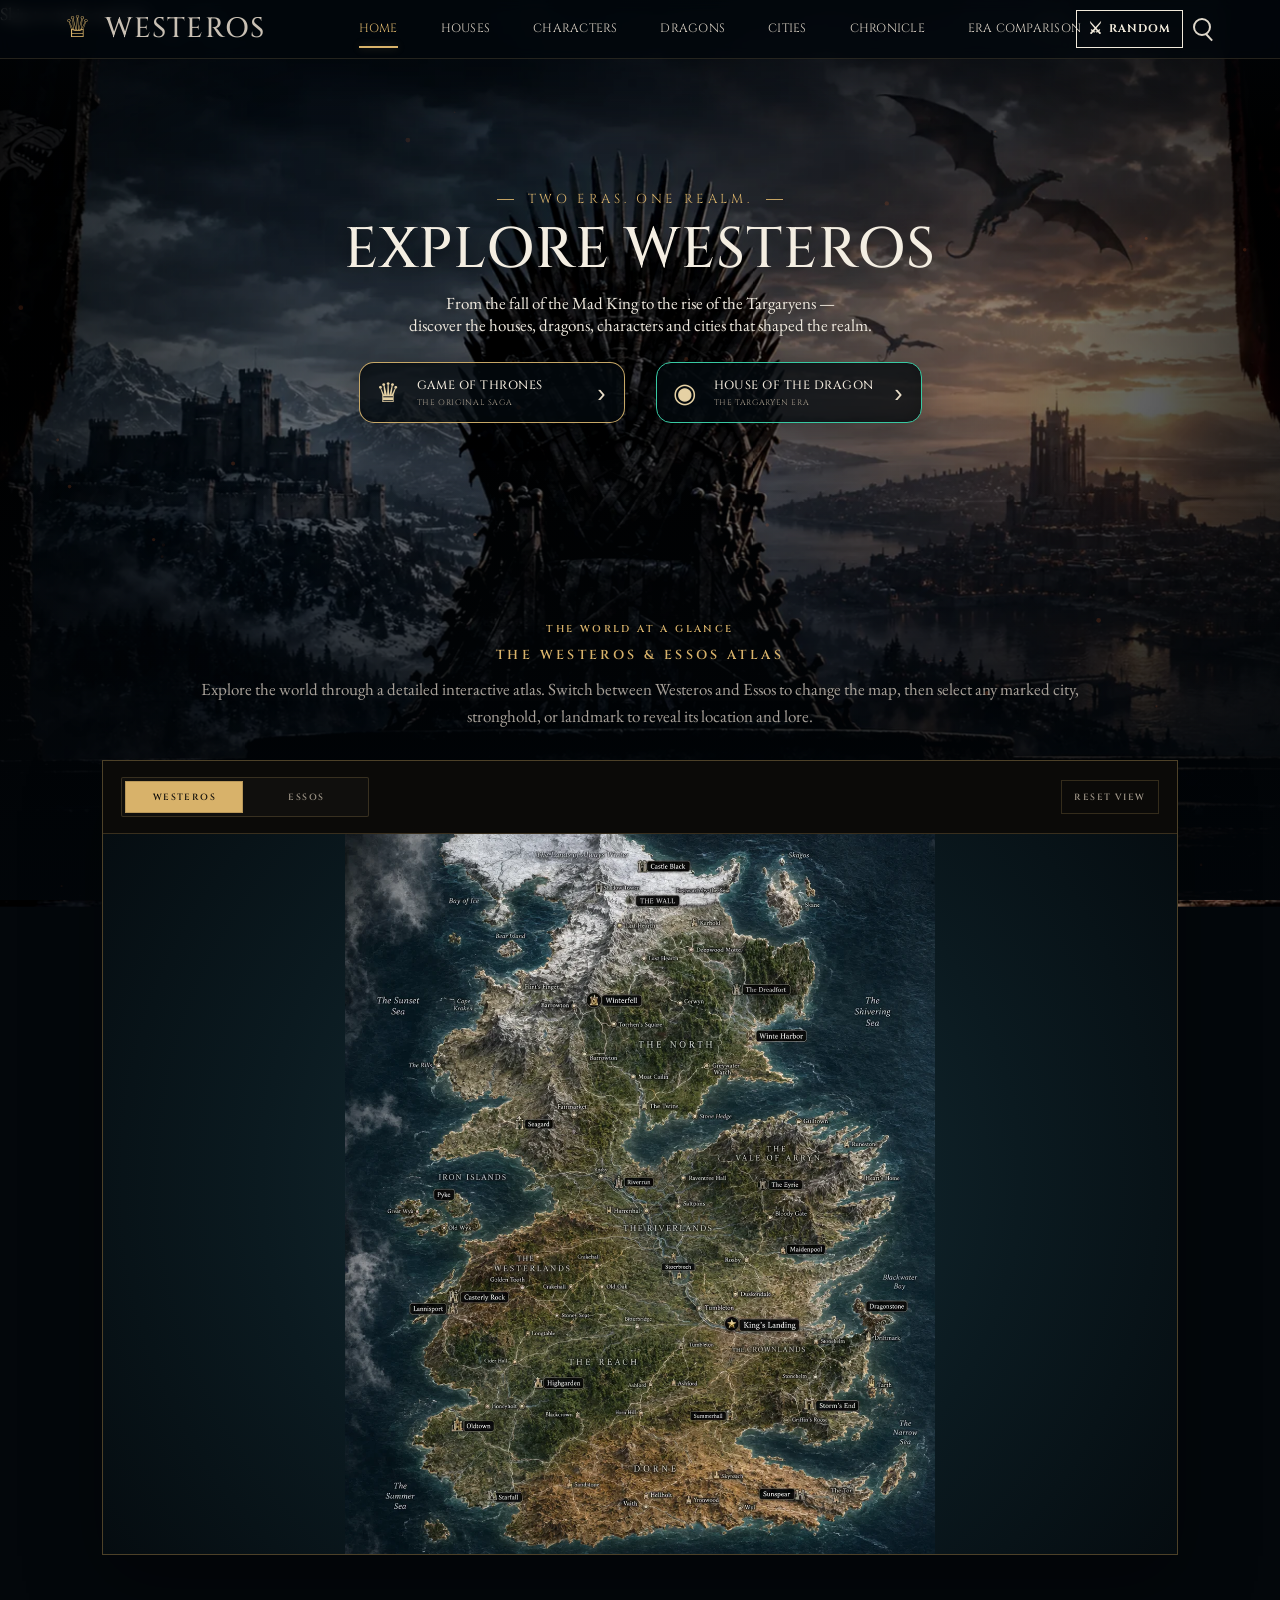
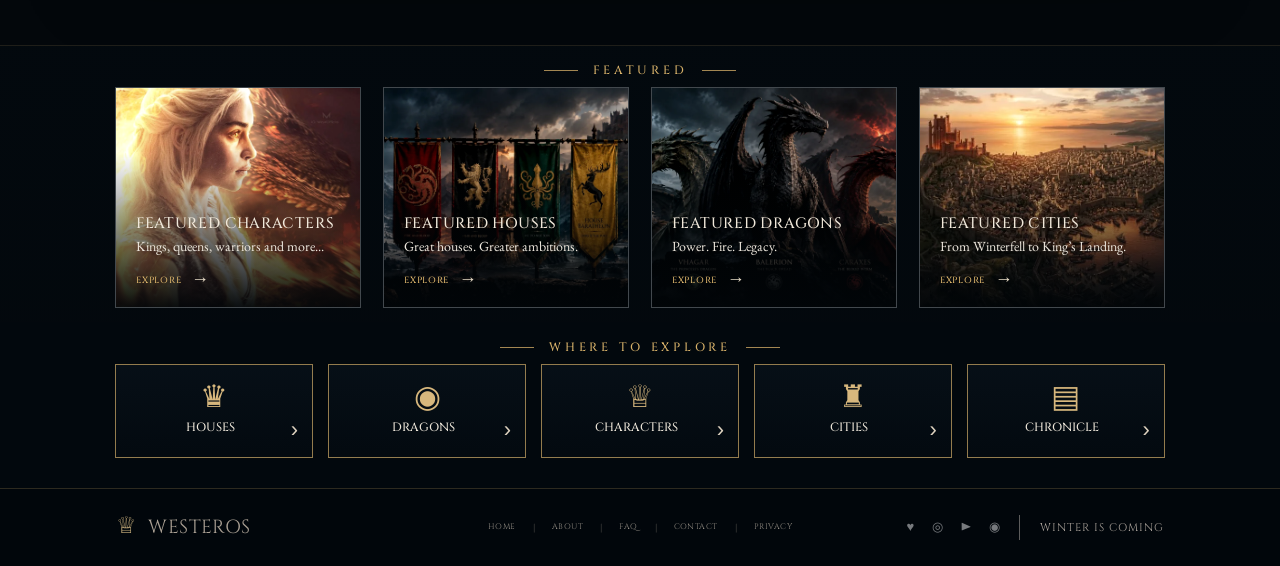
<file: index.html>
<!DOCTYPE html>

<html lang="en">
<head>
<meta charset="utf-8"/>
<meta content="width=device-width, initial-scale=1.0" name="viewport"/>
<title>
   Westeros — Explore the Realm
  </title>
<link href="https://fonts.googleapis.com" rel="preconnect"/>
<link crossorigin="" href="https://fonts.gstatic.com" rel="preconnect"/>
<link href="https://fonts.googleapis.com/css2?family=Cinzel:wght@400;500;600;700&amp;family=EB+Garamond:wght@400;500;600&amp;display=swap" rel="stylesheet"/>
<link href="css/main.css" rel="stylesheet"/>
<meta content="Explore Westeros through the worlds of Game of Thrones and House of the Dragon — houses, characters, dragons, cities, chronicles." name="description"/><meta content="website" property="og:type"/><meta content="Westeros — Explore the Realm" property="og:title"/><meta content="Explore Westeros through the worlds of Game of Thrones and House of the Dragon — houses, characters, dragons, cities, chronicles." property="og:description"/><link href="assets/favicon.svg" rel="icon" type="image/svg+xml"/></head>
<body class="westeros-home">
<a class="skip-link" href="#content-start">Skip to main content</a>
<div aria-hidden="true" class="home-bg">
</div>
<div aria-hidden="true" class="home-vignette">
</div>
<canvas aria-hidden="true" id="embers">
</canvas>
<header class="home-header">
<a aria-label="Westeros home" class="home-logo" href="index.html">
<span class="logo-sigil">
     ♕
    </span>
<span>
     WESTEROS
    </span>
</a>
<nav aria-label="Main navigation" class="home-nav">
<a class="active" href="index.html">
     HOME
    </a>
<a data-era-section="houses" href="got/houses.html">
     HOUSES
    </a>
<a data-era-section="characters" href="got/characters.html">
     CHARACTERS
    </a>
<a data-era-section="dragons" href="got/dragons.html">
     DRAGONS
    </a>
<a data-era-section="cities" href="got/cities.html">
     CITIES
    </a>
<a data-era-section="chronicle" href="got/chronicle.html">
     CHRONICLE
    </a>
<a href="compare.html">ERA COMPARISON</a></nav>
<div class="home-tools">
<button aria-label="Open search" class="home-search-btn" type="button">
<span>
</span>
</button>
<button aria-expanded="false" aria-label="Open navigation menu" class="home-menu-btn" type="button"><span aria-hidden="true"></span><span aria-hidden="true"></span><span aria-hidden="true"></span></button></div>
<nav aria-label="Mobile navigation" class="mobile-home-nav" hidden=""><a class="active" href="index.html">
     HOME
    </a><a data-era-section="houses" href="got/houses.html">
     HOUSES
    </a><a data-era-section="characters" href="got/characters.html">
     CHARACTERS
    </a><a data-era-section="dragons" href="got/dragons.html">
     DRAGONS
    </a><a data-era-section="cities" href="got/cities.html">
     CITIES
    </a><a data-era-section="chronicle" href="got/chronicle.html">
     CHRONICLE
    </a><a href="compare.html">ERA COMPARISON</a></nav></header>
<main id="content-start">
<section class="home-hero">
<div class="hero-copy">
<div class="hero-kicker">
<span>
</span>
      TWO ERAS. ONE REALM.
      <span>
</span>
</div>
<h1>
      EXPLORE WESTEROS
     </h1>
<p>
      From the fall of the Mad King to the rise of the Targaryens —
      <br class="desktop-only"/>
      discover the houses, dragons, characters and cities that shaped the realm.
     </p>
<div class="era-actions">
<a class="era-btn got" href="got/index.html">
<span class="era-icon">
        ♛
       </span>
<span class="era-text">
<strong>
         GAME OF THRONES
        </strong>
<small>
         THE ORIGINAL SAGA
        </small>
</span>
<span class="era-arrow">
        ›
       </span>
</a>
<a class="era-btn hotd" href="hotd/index.html">
<span class="era-icon">
        ◉
       </span>
<span class="era-text">
<strong>
         HOUSE OF THE DRAGON
        </strong>
<small>
         THE TARGARYEN ERA
        </small>
</span>
<span class="era-arrow">
        ›
       </span>
</a>
</div>
</div>
</section>
<section aria-labelledby="westeros-map-title" class="westeros-map-section unified-section home-map-section" id="westeros-map">
<div class="section-head westeros-map-heading">
<span class="map-kicker">THE WORLD AT A GLANCE</span>
<h2 id="westeros-map-title">The Westeros &amp; Essos Atlas</h2>
<p>Explore the world through a detailed interactive atlas. Switch between Westeros and Essos to change the map, then select any marked city, stronghold, or landmark to reveal its location and lore.</p>
</div>
<div class="westeros-map" data-westeros-map="">
<div class="map-toolbar">
<div aria-label="Map realm" class="map-era-switch map-realm-switch" role="group">
<button class="map-era-btn map-realm-btn active" data-map-realm="westeros" type="button">WESTEROS</button>
<button class="map-era-btn map-realm-btn" data-map-realm="essos" type="button">ESSOS</button>
</div>
<button class="map-reset" data-map-reset="" type="button">RESET VIEW</button>
</div>
<div class="map-stage">
<div class="map-art" data-map-art="">
<div class="map-realistic-base"><img alt="Detailed realistic terrain map of Westeros" draggable="false" src="assets/westeros-map-realistic.webp"/></div>
<noscript><p>Enable JavaScript to use the interactive location markers.</p></noscript>
</div>
</div>
</div>
</section>
<section class="home-featured">
<div class="ornate-heading">
<span>
</span>
<h2>
      FEATURED
     </h2>
<span>
</span>
</div>
<div class="featured-grid">
<a class="featured-card" data-era-section="characters" href="got/characters.html">
<div class="featured-image featured-daenerys">
</div>
<div class="featured-shade">
</div>
<div class="featured-content">
<h3>
        FEATURED CHARACTERS
       </h3>
<p>
        Kings, queens, warriors and more...
       </p>
<b>
        EXPLORE
        <em>
         →
        </em>
</b>
</div>
</a>
<a class="featured-card" data-era-section="houses" href="got/houses.html">
<div class="featured-image featured-houses">
</div>
<div class="featured-shade">
</div>
<div class="featured-content">
<h3>
        FEATURED HOUSES
       </h3>
<p>
        Great houses. Greater ambitions.
       </p>
<b>
        EXPLORE
        <em>
         →
        </em>
</b>
</div>
</a>
<a class="featured-card" data-era-section="dragons" href="got/dragons.html">
<div class="featured-image featured-dragon">
</div>
<div class="featured-shade">
</div>
<div class="featured-content">
<h3>
        FEATURED DRAGONS
       </h3>
<p>
        Power. Fire. Legacy.
       </p>
<b>
        EXPLORE
        <em>
         →
        </em>
</b>
</div>
</a>
<a class="featured-card" data-era-section="cities" href="got/cities.html">
<div class="featured-image featured-city">
</div>
<div class="featured-shade">
</div>
<div class="featured-content">
<h3>
        FEATURED CITIES
       </h3>
<p>
        From Winterfell to King’s Landing.
       </p>
<b>
        EXPLORE
        <em>
         →
        </em>
</b>
</div>
</a>
</div>
</section>
<section class="home-explore">
<div class="ornate-heading">
<span>
</span>
<h2>
      WHERE TO EXPLORE
     </h2>
<span>
</span>
</div>
<div class="explore-grid">
<a data-era-section="houses" href="got/houses.html">
<span class="explore-icon">
       ♛
      </span>
<strong>
       HOUSES
      </strong>
<i>
       ›
      </i>
</a>
<a data-era-section="dragons" href="got/dragons.html">
<span class="explore-icon">
       ◉
      </span>
<strong>
       DRAGONS
      </strong>
<i>
       ›
      </i>
</a>
<a data-era-section="characters" href="got/characters.html">
<span class="explore-icon">
       ♕
      </span>
<strong>
       CHARACTERS
      </strong>
<i>
       ›
      </i>
</a>
<a data-era-section="cities" href="got/cities.html">
<span class="explore-icon">
       ♜
      </span>
<strong>
       CITIES
      </strong>
<i>
       ›
      </i>
</a>
<a data-era-section="chronicle" href="got/chronicle.html">
<span class="explore-icon">
       ▤
      </span>
<strong>
       CHRONICLE
      </strong>
<i>
       ›
      </i>
</a>
</div>
</section>
</main>
<footer class="home-footer">
<a class="footer-logo" href="index.html">
<span>
     ♕
    </span>
    WESTEROS
   </a>
<div class="footer-links">
<a href="index.html">
     HOME
    </a>
<b>
     |
    </b>
<a href="about.html">
     ABOUT
    </a>
<b>
     |
    </b>
<a href="about.html#faq">
     FAQ
    </a>
<b>
     |
    </b>
<a href="about.html#contact">
     CONTACT
    </a>
<b>
     |
    </b>
<a href="about.html#privacy">
     PRIVACY
    </a>
</div>
<div class="footer-social">
<span>
     ♥
    </span>
<span>
     ◎
    </span>
<span>
     ▶
    </span>
<span>
     ◉
    </span>
<b>
</b>
<strong>
     WINTER IS COMING
    </strong>
</div>
</footer>
<div class="home-search-panel" hidden="">
<div class="search-box">
<button aria-label="Close search" class="search-close" type="button">
     ×
    </button>
<label for="homeSearch">
     SEARCH WESTEROS
    </label>
<input autocomplete="off" id="homeSearch" placeholder="Search houses, characters, dragons..." type="search"/>
<div id="homeSearchResults">
</div>
</div>
</div>
<div aria-hidden="true" class="era-chooser" hidden="" id="eraChooser">
<div class="era-chooser-backdrop" data-close-era-chooser="">
</div>
<div aria-labelledby="eraChooserTitle" aria-modal="true" class="era-chooser-dialog" role="dialog">
<button aria-label="Close" class="era-chooser-close" data-close-era-chooser="" type="button">
     ×
    </button>
<span class="era-chooser-kicker">
     CHOOSE YOUR ERA
    </span>
<h2 id="eraChooserTitle">
     Where would you like to explore?
    </h2>
<p>
     Select Game of Thrones or House of the Dragon to open the section you chose.
    </p>
<div class="era-chooser-actions">
<a class="era-choice got" href="got/index.html" id="chooseGot">
<strong>
       GAME OF THRONES
      </strong>
<span>
       THE ORIGINAL SAGA
      </span>
</a>
<a class="era-choice hotd" href="hotd/index.html" id="chooseHotd">
<strong>
       HOUSE OF THE DRAGON
      </strong>
<span>
       THE TARGARYEN ERA
      </span>
</a>
</div>
</div>
</div>
<script src="data/site-data.js"></script>
<script src="js/main.js">
</script>
</body>
</html>
</file>
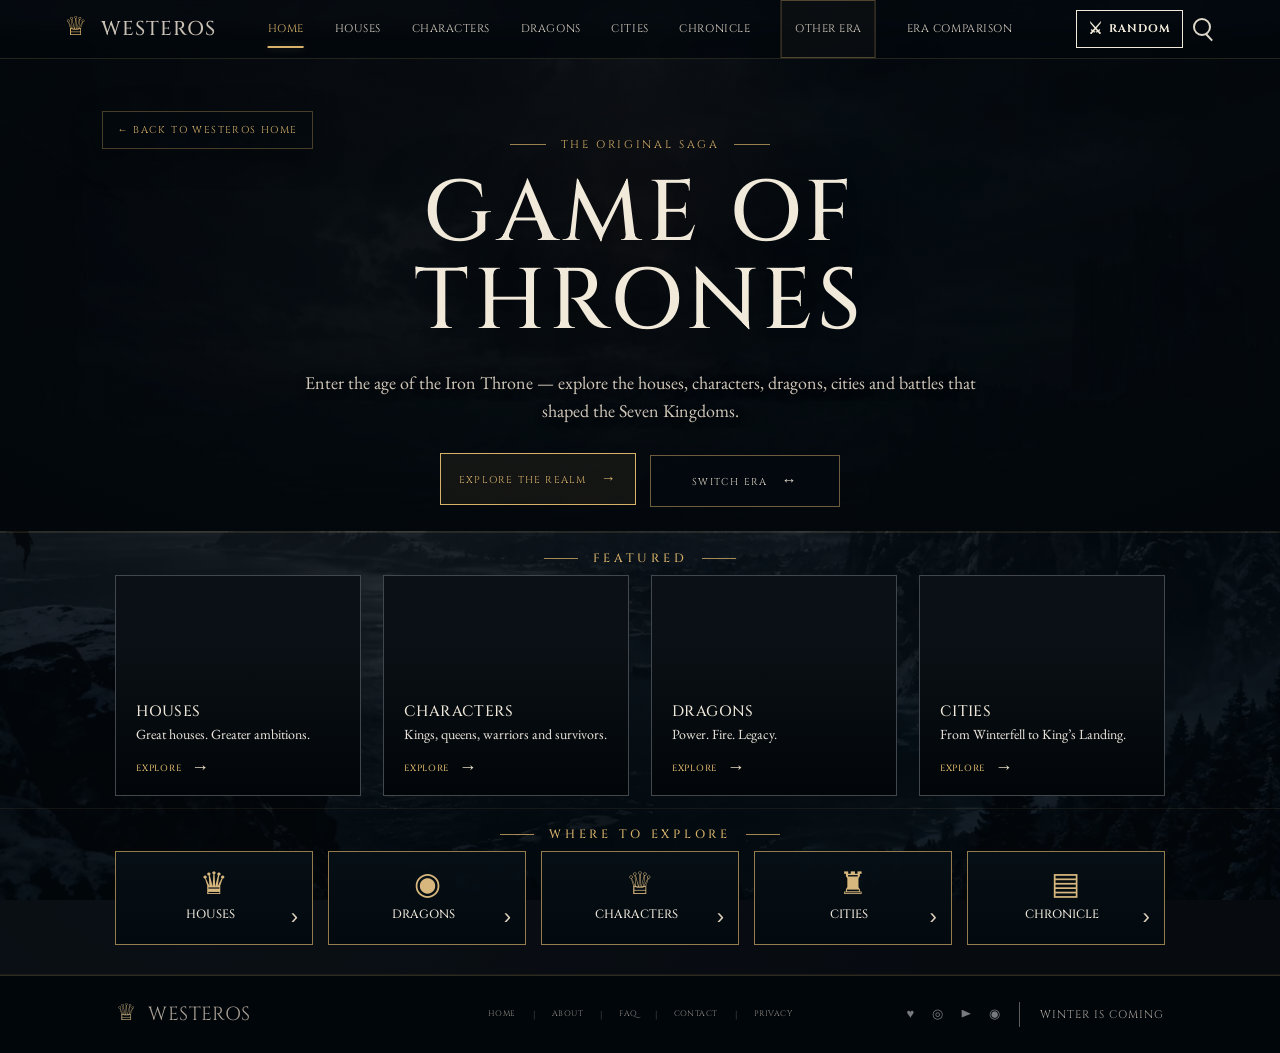
<file: got/index.html>
<!DOCTYPE html>

<html lang="en">
<head>
<meta charset="utf-8"/>
<meta content="width=device-width, initial-scale=1.0" name="viewport"/>
<title>
   Game of Thrones — Explore Westeros
  </title>
<link href="https://fonts.googleapis.com" rel="preconnect"/>
<link href="https://fonts.googleapis.com/css2?family=Cinzel:wght@400;500;600;700&amp;family=EB+Garamond:wght@400;500;600&amp;display=swap" rel="stylesheet"/>
<link href="../css/main.css" rel="stylesheet"/>
<link href="../css/got.css" rel="stylesheet"/>
<meta content="Explore Westeros through the worlds of Game of Thrones and House of the Dragon — houses, characters, dragons, cities, chronicles." name="description"/><meta content="website" property="og:type"/><meta content="Game of Thrones — Explore Westeros" property="og:title"/><meta content="Explore Westeros through the worlds of Game of Thrones and House of the Dragon — houses, characters, dragons, cities, chronicles." property="og:description"/><link href="../assets/favicon.svg" rel="icon" type="image/svg+xml"/></head>
<body class="got-theme westeros-page era-landing page-index">
<a class="skip-link" href="#content-start">Skip to main content</a>
<header class="home-header site-header" data-era="got">
<a aria-label="GOT home" class="home-logo" href="index.html">
<span class="logo-sigil">
     ♕
    </span>
<span>
     WESTEROS
    </span>
</a>
<nav aria-label="Main navigation" class="home-nav">
<a class="active" href="index.html">
     HOME
    </a>
<a class="" href="houses.html">
     HOUSES
    </a>
<a class="" href="characters.html">
     CHARACTERS
    </a>
<a class="" href="dragons.html">
     DRAGONS
    </a>
<a class="" href="cities.html">
     CITIES
    </a>
<a class="" href="chronicle.html">
     CHRONICLE
    </a>
<a class="other-era-link" href="../hotd/index.html">
     OTHER ERA
    </a>
<a href="../compare.html">ERA COMPARISON</a></nav>
<div class="home-tools">
<button aria-label="Open search" class="home-search-btn" type="button">
<span>
</span>
</button>
<button aria-expanded="false" aria-label="Open navigation menu" class="home-menu-btn" type="button"><span aria-hidden="true"></span><span aria-hidden="true"></span><span aria-hidden="true"></span></button></div>
<nav aria-label="Mobile navigation" class="mobile-home-nav" hidden=""><a class="active" href="index.html">
     HOME
    </a><a class="" href="houses.html">
     HOUSES
    </a><a class="" href="characters.html">
     CHARACTERS
    </a><a class="" href="dragons.html">
     DRAGONS
    </a><a class="" href="cities.html">
     CITIES
    </a><a class="" href="chronicle.html">
     CHRONICLE
    </a><a class="other-era-link" href="../hotd/index.html">
     OTHER ERA
    </a><a href="../compare.html">ERA COMPARISON</a></nav></header>
<main id="content-start">
<section class="era-home-hero">
<div aria-label="index background image" class="era-background-slot">
<span>
      BACKGROUND IMAGE: assets/images/backgrounds/got/index-bg.webp
     </span>
</div>
<div class="back-home-wrap">
<a class="back-home-link" href="../index.html">
      ← BACK TO WESTEROS HOME
     </a>
</div>
<div class="hero-copy">
<div class="hero-kicker">
<span>
</span>
      THE ORIGINAL SAGA
      <span>
</span>
</div>
<h1>
      GAME OF THRONES
     </h1>
<p>
      Enter the age of the Iron Throne — explore the houses, characters, dragons, cities and battles that shaped the Seven Kingdoms.
     </p>
<div class="era-home-actions">
<a class="era-home-btn primary" href="houses.html">
       EXPLORE THE REALM
       <span>
        →
       </span>
</a>
<a class="era-home-btn" href="../hotd/index.html">
       SWITCH ERA
       <span>
        ↔
       </span>
</a>
</div>
</div>
</section>
<section class="home-featured era-featured">
<div class="ornate-heading">
<span>
</span>
<h2>
      FEATURED
     </h2>
<span>
</span>
</div>
<div class="featured-grid">
<a class="featured-card" href="houses.html">
<div class="featured-image featured-houses">
</div>
<div class="featured-shade">
</div>
<div class="featured-content">
<h3>
        HOUSES
       </h3>
<p>
        Great houses. Greater ambitions.
       </p>
<b>
        EXPLORE
        <em>
         →
        </em>
</b>
</div>
</a>
<a class="featured-card" href="characters.html">
<div class="featured-image featured-daenerys">
</div>
<div class="featured-shade">
</div>
<div class="featured-content">
<h3>
        CHARACTERS
       </h3>
<p>
        Kings, queens, warriors and survivors.
       </p>
<b>
        EXPLORE
        <em>
         →
        </em>
</b>
</div>
</a>
<a class="featured-card" href="dragons.html">
<div class="featured-image featured-dragon">
</div>
<div class="featured-shade">
</div>
<div class="featured-content">
<h3>
        DRAGONS
       </h3>
<p>
        Power. Fire. Legacy.
       </p>
<b>
        EXPLORE
        <em>
         →
        </em>
</b>
</div>
</a>
<a class="featured-card" href="cities.html">
<div class="featured-image featured-city">
</div>
<div class="featured-shade">
</div>
<div class="featured-content">
<h3>
        CITIES
       </h3>
<p>
        From Winterfell to King’s Landing.
       </p>
<b>
        EXPLORE
        <em>
         →
        </em>
</b>
</div>
</a>
</div>
</section>
<section class="home-explore era-explore">
<div class="ornate-heading">
<span>
</span>
<h2>
      WHERE TO EXPLORE
     </h2>
<span>
</span>
</div>
<div class="explore-grid">
<a href="houses.html">
<span class="explore-icon">
       ♛
      </span>
<strong>
       HOUSES
      </strong>
<i>
       ›
      </i>
</a>
<a href="dragons.html">
<span class="explore-icon">
       ◉
      </span>
<strong>
       DRAGONS
      </strong>
<i>
       ›
      </i>
</a>
<a href="characters.html">
<span class="explore-icon">
       ♕
      </span>
<strong>
       CHARACTERS
      </strong>
<i>
       ›
      </i>
</a>
<a href="cities.html">
<span class="explore-icon">
       ♜
      </span>
<strong>
       CITIES
      </strong>
<i>
       ›
      </i>
</a>
<a href="chronicle.html">
<span class="explore-icon">
       ▤
      </span>
<strong>
       CHRONICLE
      </strong>
<i>
       ›
      </i>
</a>
</div>
</section>
</main>
<footer class="home-footer site-footer-unified">
<a class="footer-logo" href="index.html">
<span>
     ♕
    </span>
    WESTEROS
   </a>
<div class="footer-links">
<a href="index.html">
     HOME
    </a>
<b>
     |
    </b>
<a href="../about.html">
     ABOUT
    </a>
<b>
     |
    </b>
<a href="../about.html#faq">
     FAQ
    </a>
<b>
     |
    </b>
<a href="../about.html#contact">
     CONTACT
    </a>
<b>
     |
    </b>
<a href="../about.html#privacy">
     PRIVACY
    </a>
</div>
<div class="footer-social">
<span>
     ♥
    </span>
<span>
     ◎
    </span>
<span>
     ▶
    </span>
<span>
     ◉
    </span>
<b>
</b>
<strong>
     WINTER IS COMING
    </strong>
</div>
</footer>
<div class="home-search-panel" hidden="">
<div class="search-box">
<button aria-label="Close search" class="search-close" type="button">
     ×
    </button>
<label>
     SEARCH WESTEROS
    </label>
<input autocomplete="off" id="homeSearch" placeholder="Search houses, characters, dragons..." type="search"/>
<div id="homeSearchResults">
</div>
</div>
</div>
<script src="../data/site-data.js"></script>
<script src="../js/main.js">
</script>
</body>
</html>
</file>
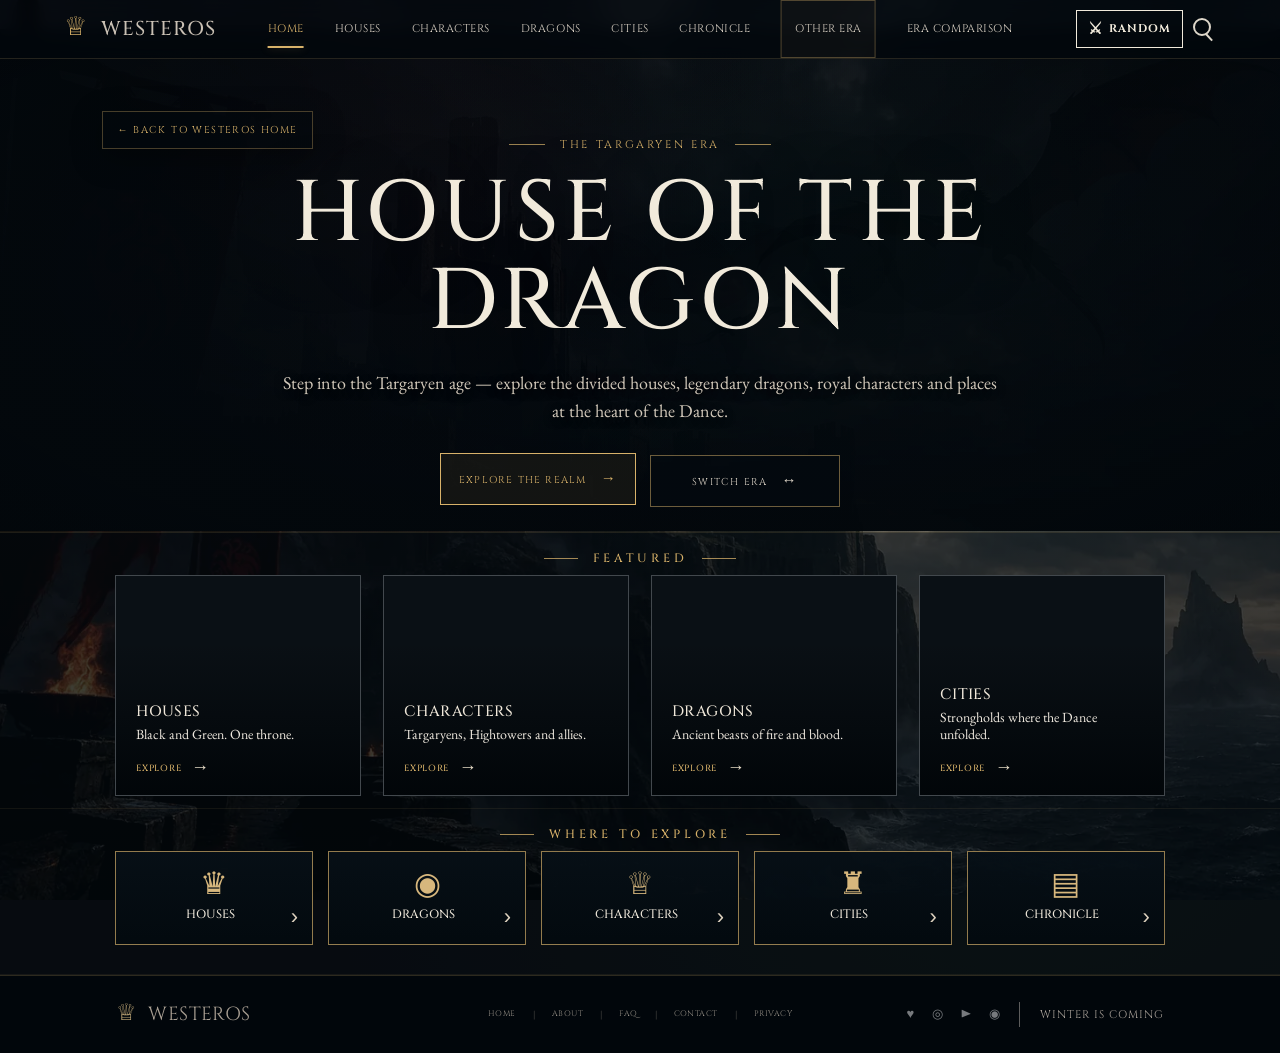
<file: hotd/index.html>
<!DOCTYPE html>

<html lang="en">
<head>
<meta charset="utf-8"/>
<meta content="width=device-width, initial-scale=1.0" name="viewport"/>
<title>
   House of the Dragon — Explore Westeros
  </title>
<link href="https://fonts.googleapis.com" rel="preconnect"/>
<link href="https://fonts.googleapis.com/css2?family=Cinzel:wght@400;500;600;700&amp;family=EB+Garamond:wght@400;500;600&amp;display=swap" rel="stylesheet"/>
<link href="../css/main.css" rel="stylesheet"/>
<link href="../css/hotd.css" rel="stylesheet"/>
<meta content="Explore Westeros through the worlds of Game of Thrones and House of the Dragon — houses, characters, dragons, cities, chronicles." name="description"/><meta content="website" property="og:type"/><meta content="House of the Dragon — Explore Westeros" property="og:title"/><meta content="Explore Westeros through the worlds of Game of Thrones and House of the Dragon — houses, characters, dragons, cities, chronicles." property="og:description"/><link href="../assets/favicon.svg" rel="icon" type="image/svg+xml"/></head>
<body class="hotd-theme westeros-page era-landing page-index">
<a class="skip-link" href="#content-start">Skip to main content</a>
<header class="home-header site-header" data-era="hotd">
<a aria-label="HOTD home" class="home-logo" href="index.html">
<span class="logo-sigil">
     ♕
    </span>
<span>
     WESTEROS
    </span>
</a>
<nav aria-label="Main navigation" class="home-nav">
<a class="active" href="index.html">
     HOME
    </a>
<a class="" href="houses.html">
     HOUSES
    </a>
<a class="" href="characters.html">
     CHARACTERS
    </a>
<a class="" href="dragons.html">
     DRAGONS
    </a>
<a class="" href="cities.html">
     CITIES
    </a>
<a class="" href="chronicle.html">
     CHRONICLE
    </a>
<a class="other-era-link" href="../got/index.html">
     OTHER ERA
    </a>
<a href="../compare.html">ERA COMPARISON</a></nav>
<div class="home-tools">
<button aria-label="Open search" class="home-search-btn" type="button">
<span>
</span>
</button>
<button aria-expanded="false" aria-label="Open navigation menu" class="home-menu-btn" type="button"><span aria-hidden="true"></span><span aria-hidden="true"></span><span aria-hidden="true"></span></button></div>
<nav aria-label="Mobile navigation" class="mobile-home-nav" hidden=""><a class="active" href="index.html">
     HOME
    </a><a class="" href="houses.html">
     HOUSES
    </a><a class="" href="characters.html">
     CHARACTERS
    </a><a class="" href="dragons.html">
     DRAGONS
    </a><a class="" href="cities.html">
     CITIES
    </a><a class="" href="chronicle.html">
     CHRONICLE
    </a><a class="other-era-link" href="../got/index.html">
     OTHER ERA
    </a><a href="../compare.html">ERA COMPARISON</a></nav></header>
<main id="content-start">
<section class="era-home-hero">
<div aria-label="index background image" class="era-background-slot">
<span>
      BACKGROUND IMAGE: assets/images/backgrounds/hotd/index-bg.webp
     </span>
</div>
<div class="back-home-wrap">
<a class="back-home-link" href="../index.html">
      ← BACK TO WESTEROS HOME
     </a>
</div>
<div class="hero-copy">
<div class="hero-kicker">
<span>
</span>
      THE TARGARYEN ERA
      <span>
</span>
</div>
<h1>
      HOUSE OF THE DRAGON
     </h1>
<p>
      Step into the Targaryen age — explore the divided houses, legendary dragons, royal characters and places at the heart of the Dance.
     </p>
<div class="era-home-actions">
<a class="era-home-btn primary" href="houses.html">
       EXPLORE THE REALM
       <span>
        →
       </span>
</a>
<a class="era-home-btn" href="../got/index.html">
       SWITCH ERA
       <span>
        ↔
       </span>
</a>
</div>
</div>
</section>
<section class="home-featured era-featured">
<div class="ornate-heading">
<span>
</span>
<h2>
      FEATURED
     </h2>
<span>
</span>
</div>
<div class="featured-grid">
<a class="featured-card" href="houses.html">
<div class="featured-image featured-houses">
</div>
<div class="featured-shade">
</div>
<div class="featured-content">
<h3>
        HOUSES
       </h3>
<p>
        Black and Green. One throne.
       </p>
<b>
        EXPLORE
        <em>
         →
        </em>
</b>
</div>
</a>
<a class="featured-card" href="characters.html">
<div class="featured-image featured-daenerys">
</div>
<div class="featured-shade">
</div>
<div class="featured-content">
<h3>
        CHARACTERS
       </h3>
<p>
        Targaryens, Hightowers and allies.
       </p>
<b>
        EXPLORE
        <em>
         →
        </em>
</b>
</div>
</a>
<a class="featured-card" href="dragons.html">
<div class="featured-image featured-dragon">
</div>
<div class="featured-shade">
</div>
<div class="featured-content">
<h3>
        DRAGONS
       </h3>
<p>
        Ancient beasts of fire and blood.
       </p>
<b>
        EXPLORE
        <em>
         →
        </em>
</b>
</div>
</a>
<a class="featured-card" href="cities.html">
<div class="featured-image featured-city">
</div>
<div class="featured-shade">
</div>
<div class="featured-content">
<h3>
        CITIES
       </h3>
<p>
        Strongholds where the Dance unfolded.
       </p>
<b>
        EXPLORE
        <em>
         →
        </em>
</b>
</div>
</a>
</div>
</section>
<section class="home-explore era-explore">
<div class="ornate-heading">
<span>
</span>
<h2>
      WHERE TO EXPLORE
     </h2>
<span>
</span>
</div>
<div class="explore-grid">
<a href="houses.html">
<span class="explore-icon">
       ♛
      </span>
<strong>
       HOUSES
      </strong>
<i>
       ›
      </i>
</a>
<a href="dragons.html">
<span class="explore-icon">
       ◉
      </span>
<strong>
       DRAGONS
      </strong>
<i>
       ›
      </i>
</a>
<a href="characters.html">
<span class="explore-icon">
       ♕
      </span>
<strong>
       CHARACTERS
      </strong>
<i>
       ›
      </i>
</a>
<a href="cities.html">
<span class="explore-icon">
       ♜
      </span>
<strong>
       CITIES
      </strong>
<i>
       ›
      </i>
</a>
<a href="chronicle.html">
<span class="explore-icon">
       ▤
      </span>
<strong>
       CHRONICLE
      </strong>
<i>
       ›
      </i>
</a>
</div>
</section>
</main>
<footer class="home-footer site-footer-unified">
<a class="footer-logo" href="index.html">
<span>
     ♕
    </span>
    WESTEROS
   </a>
<div class="footer-links">
<a href="index.html">
     HOME
    </a>
<b>
     |
    </b>
<a href="../about.html">
     ABOUT
    </a>
<b>
     |
    </b>
<a href="../about.html#faq">
     FAQ
    </a>
<b>
     |
    </b>
<a href="../about.html#contact">
     CONTACT
    </a>
<b>
     |
    </b>
<a href="../about.html#privacy">
     PRIVACY
    </a>
</div>
<div class="footer-social">
<span>
     ♥
    </span>
<span>
     ◎
    </span>
<span>
     ▶
    </span>
<span>
     ◉
    </span>
<b>
</b>
<strong>
     WINTER IS COMING
    </strong>
</div>
</footer>
<div class="home-search-panel" hidden="">
<div class="search-box">
<button aria-label="Close search" class="search-close" type="button">
     ×
    </button>
<label>
     SEARCH WESTEROS
    </label>
<input autocomplete="off" id="homeSearch" placeholder="Search houses, characters, dragons..." type="search"/>
<div id="homeSearchResults">
</div>
</div>
</div>
<script src="../data/site-data.js"></script>
<script src="../js/main.js">
</script>
</body>
</html>
</file>
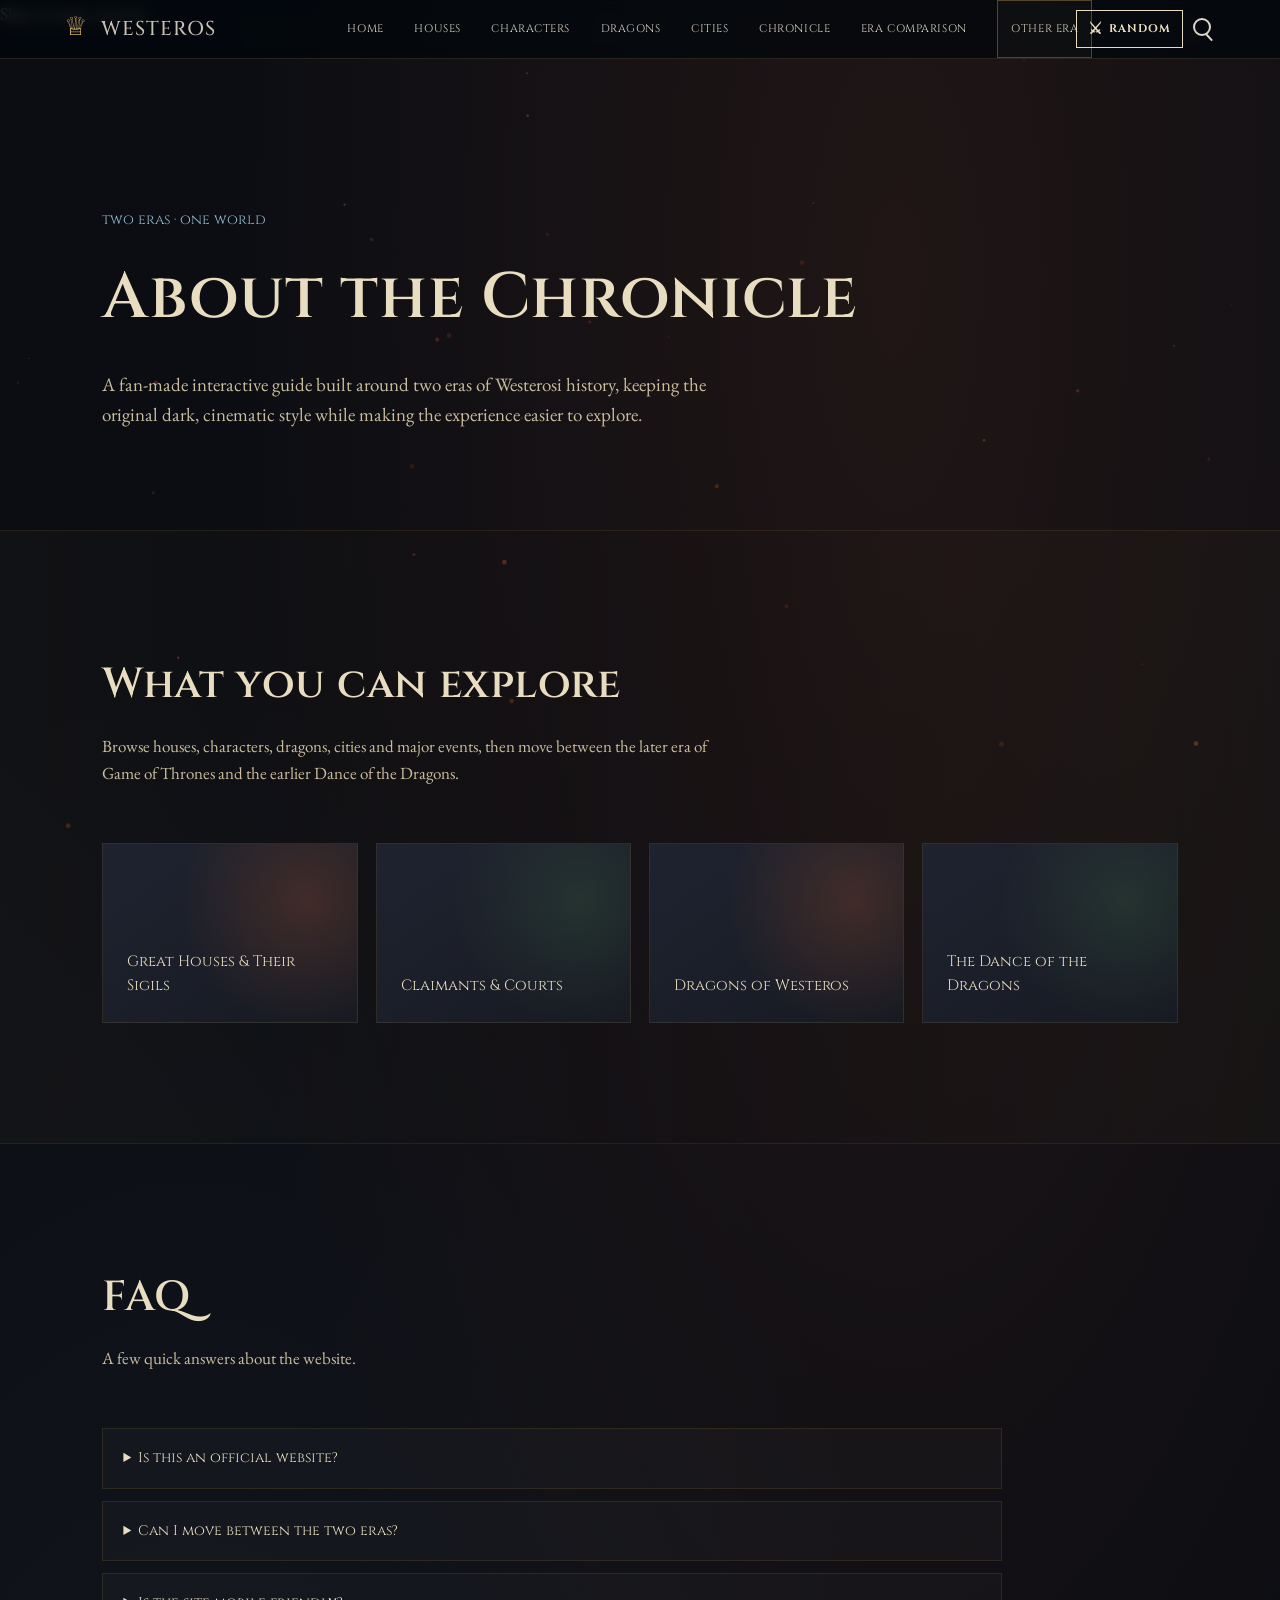
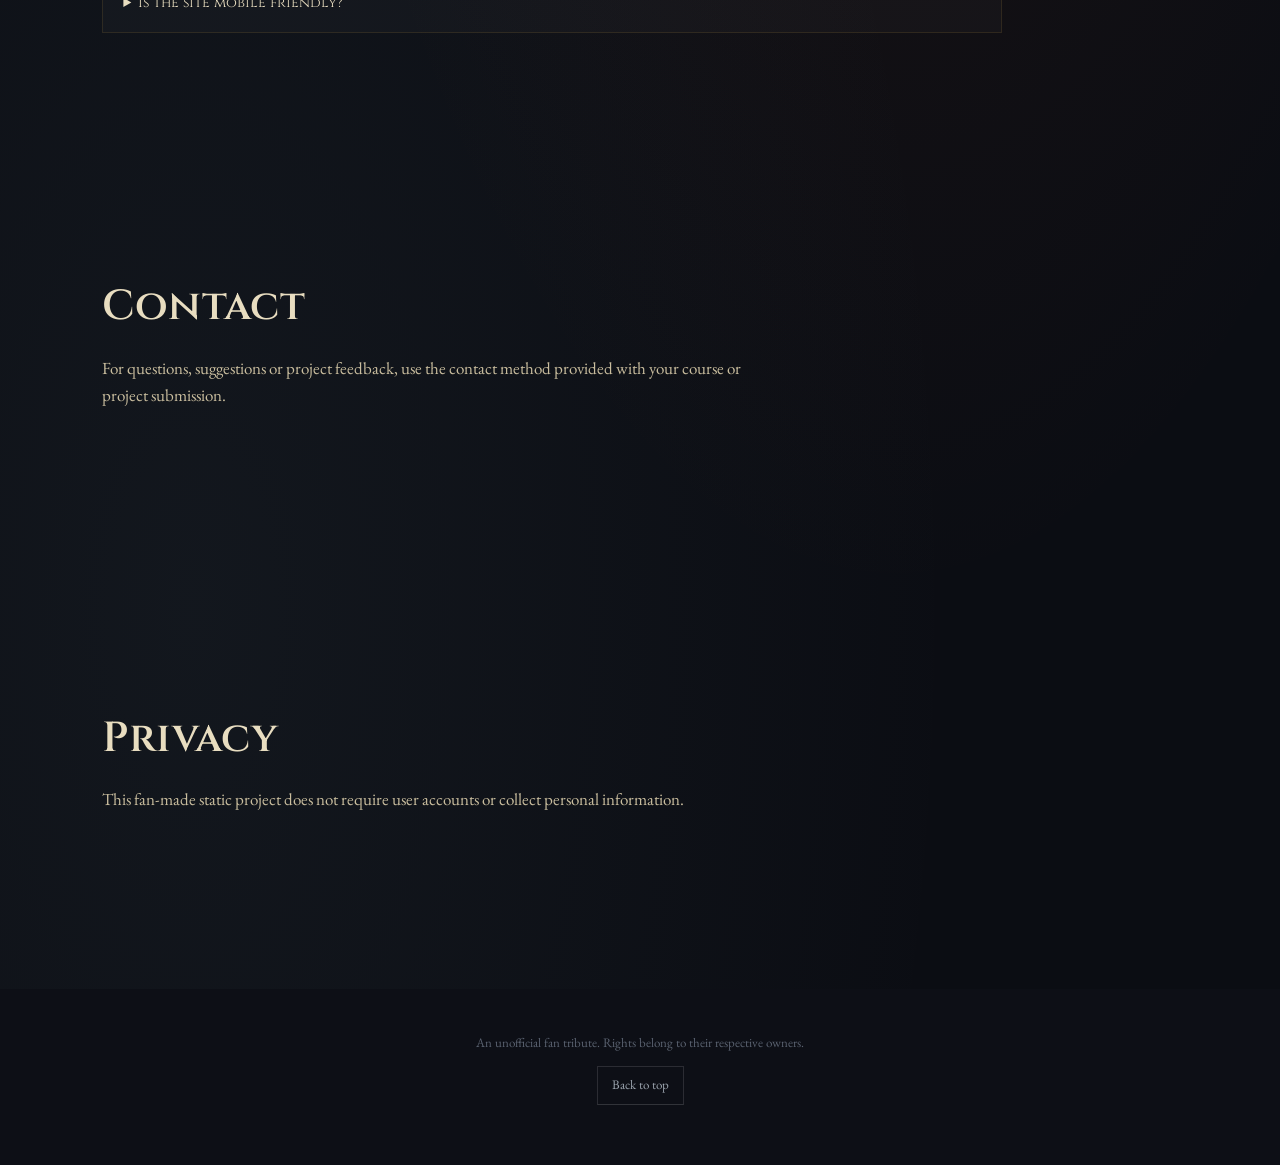
<file: about.html>
<!DOCTYPE html>

<html lang="en">
<head>
<meta charset="utf-8"/>
<meta content="width=device-width,initial-scale=1.0" name="viewport"/>
<title>
   About Westeros — Two Eras, One Realm
  </title>
<link href="https://fonts.googleapis.com" rel="preconnect"/>
<link href="https://fonts.googleapis.com/css2?family=Cinzel:wght@400;600;900&amp;family=EB+Garamond:ital,wght@0,400;0,600;1,400&amp;display=swap" rel="stylesheet"/>
<link href="css/main.css" rel="stylesheet"/>
<link href="css/got.css" rel="stylesheet"/>
<meta content="Learn about the Westeros archive redesign, its two eras, interactive features, and how the site is organized." name="description"/><meta content="website" property="og:type"/><meta content="About Westeros — Two Eras, One Realm" property="og:title"/><meta content="Learn about the Westeros archive redesign, its two eras, interactive features, and how the site is organized." property="og:description"/><link href="assets/favicon.svg" rel="icon" type="image/svg+xml"/></head>
<body class="got-theme">
<a class="skip-link" href="#content-start">Skip to main content</a>
<canvas aria-hidden="true" id="embers">
</canvas>
<header class="home-header site-header" data-era="got">
<a aria-label="Westeros GOT home" class="home-logo" href="got/index.html">
<span class="logo-sigil">
     ♕
    </span>
<span>
     WESTEROS
    </span>
</a>
<nav aria-label="Main navigation" class="home-nav">
<a class="" href="got/index.html">
     HOME
    </a>
<a class="" href="got/houses.html">
     HOUSES
    </a>
<a class="" href="got/characters.html">
     CHARACTERS
    </a>
<a class="" href="got/dragons.html">
     DRAGONS
    </a>
<a class="" href="got/cities.html">
     CITIES
    </a>
<a class="" href="got/chronicle.html">
     CHRONICLE
    </a>
<a class="" href="compare.html">
     ERA COMPARISON
    </a>
<a class="other-era-link" href="hotd/index.html">
     OTHER ERA
    </a>
</nav>
<div class="home-tools">
<button aria-label="Open search" class="home-search-btn" type="button">
<span>
</span>
</button>
<button aria-expanded="false" aria-label="Open navigation menu" class="home-menu-btn" type="button"><span aria-hidden="true"></span><span aria-hidden="true"></span><span aria-hidden="true"></span></button></div>
<nav aria-label="Mobile navigation" class="mobile-home-nav" hidden=""><a class="" href="got/index.html">
     HOME
    </a><a class="" href="got/houses.html">
     HOUSES
    </a><a class="" href="got/characters.html">
     CHARACTERS
    </a><a class="" href="got/dragons.html">
     DRAGONS
    </a><a class="" href="got/cities.html">
     CITIES
    </a><a class="" href="got/chronicle.html">
     CHRONICLE
    </a><a class="" href="compare.html">
     ERA COMPARISON
    </a><a class="other-era-link" href="hotd/index.html">
     OTHER ERA
    </a></nav></header>
<header class="page-hero">
<p class="kicker">
    two eras · one world
   </p>
<h1>
    About the Chronicle
   </h1>
<p class="lede">
    A fan-made interactive guide built around two eras of Westerosi history, keeping the original dark, cinematic style while making the experience easier to explore.
   </p>
</header>
<section class="about-band" id="content-start">
<div class="section-head">
<h2>
     What you can explore
    </h2>
<p>
     Browse houses, characters, dragons, cities and major events, then move between the later era of Game of Thrones and the earlier Dance of the Dragons.
    </p>
</div>
<div class="gallery-grid">
<div class="gallery-card">
<span>
      Great Houses &amp; Their Sigils
     </span>
</div>
<div class="gallery-card hotd">
<span>
      Claimants &amp; Courts
     </span>
</div>
<div class="gallery-card">
<span>
      Dragons of Westeros
     </span>
</div>
<div class="gallery-card hotd">
<span>
      The Dance of the Dragons
     </span>
</div>
</div>
</section>
<section id="faq">
<div class="section-head">
<h2>
     FAQ
    </h2>
<p>
     A few quick answers about the website.
    </p>
</div>
<div class="faq-grid">
<details class="faq-item">
<summary>
      Is this an official website?
     </summary>
<p>
      No. It is an unofficial fan tribute using original presentation, writing and artwork.
     </p>
</details>
<details class="faq-item">
<summary>
      Can I move between the two eras?
     </summary>
<p>
      Yes. The Other Era controls in the navigation connect the Game of Thrones and House of the Dragon sections.
     </p>
</details>
<details class="faq-item">
<summary>
      Is the site mobile friendly?
     </summary>
<p>
      Yes. The navigation collapses on smaller screens and the grids and timelines adapt to mobile layouts.
     </p>
</details>
</div>
</section>
<section id="contact">
<div class="section-head">
<h2>
     Contact
    </h2>
<p>
     For questions, suggestions or project feedback, use the contact method provided with your course or project submission.
    </p>
</div>
</section>
<section id="privacy">
<div class="section-head">
<h2>
     Privacy
    </h2>
<p>
     This fan-made static project does not require user accounts or collect personal information.
    </p>
</div>
</section>
<footer class="site-footer">
<p>
    An unofficial fan tribute. Rights belong to their respective owners.
   </p>
<a class="back-top" href="#">
    Back to top
   </a>
</footer>
<script src="data/site-data.js"></script>
<script src="js/main.js">
</script>
</body>
</html>
</file>
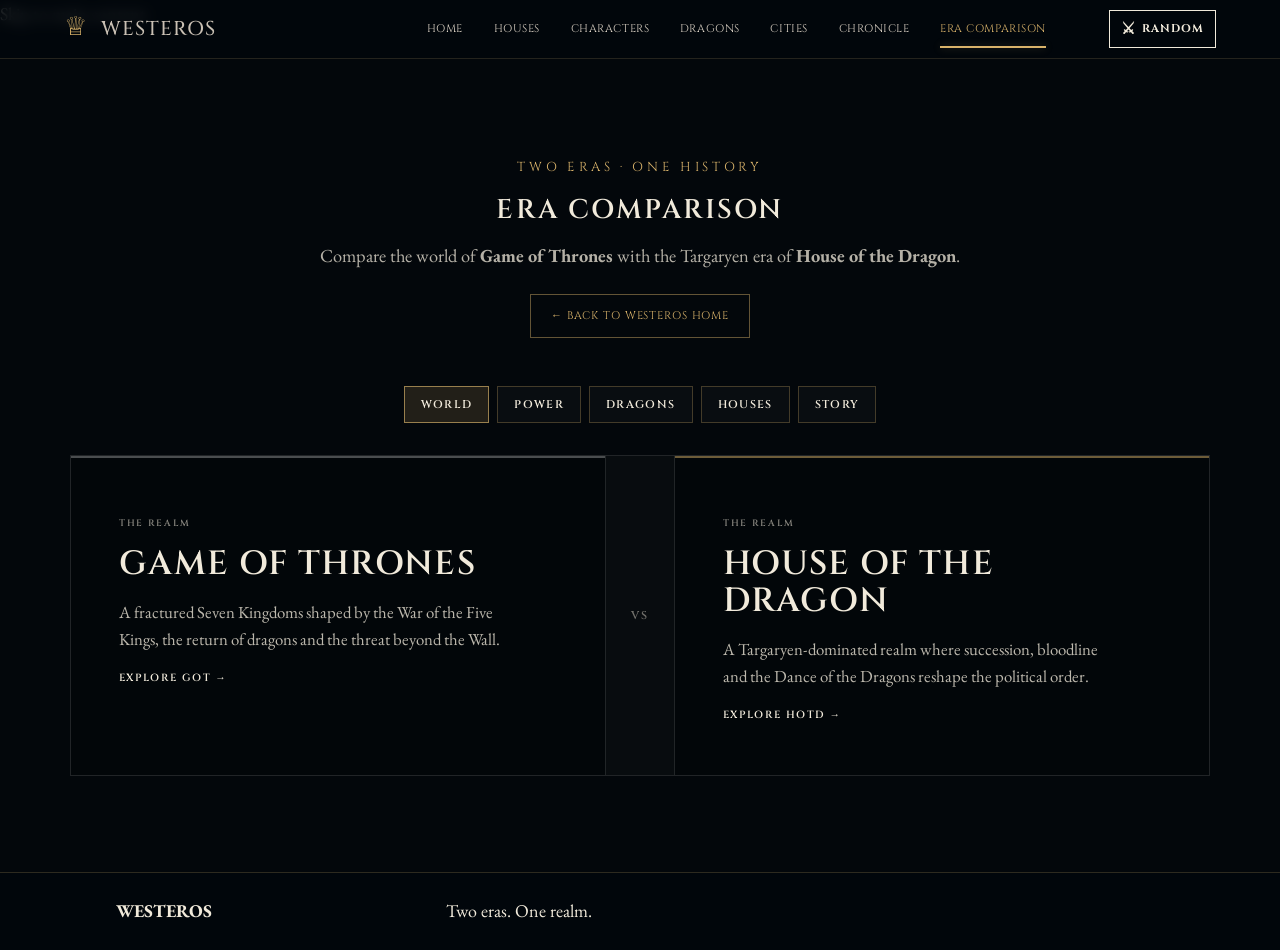
<file: compare.html>
<!DOCTYPE html>

<html lang="en"><head><meta charset="utf-8"/><meta content="width=device-width,initial-scale=1" name="viewport"/><title>Westeros — Era Comparison</title><link href="css/main.css" rel="stylesheet"/><link href="https://fonts.googleapis.com/css2?family=Cinzel:wght@400;500;600;700&amp;family=EB+Garamond:wght@400;500;600&amp;display=swap" rel="stylesheet"/><meta content="Compare the worlds, power structures, dragons, houses and central conflicts of Game of Thrones and House of the Dragon." name="description"/><link href="assets/favicon.svg" rel="icon" type="image/svg+xml"/><meta content="Westeros — Era Comparison" property="og:title"/><meta content="Compare the worlds, power structures, dragons, houses and central conflicts of Game of Thrones and House of the Dragon." property="og:description"/></head><body class="westeros-home era-comparison-page">
<a class="skip-link" href="#content-start">Skip to main content</a><header class="home-header site-header"><a aria-label="Westeros home" class="home-logo" href="index.html"><span class="logo-sigil">♕</span><span>WESTEROS</span></a><nav aria-label="Main navigation" class="home-nav"><a href="index.html">HOME</a><a href="got/houses.html">HOUSES</a><a href="got/characters.html">CHARACTERS</a><a href="got/dragons.html">DRAGONS</a><a href="got/cities.html">CITIES</a><a href="got/chronicle.html">CHRONICLE</a><a class="active" href="compare.html">ERA COMPARISON</a></nav><div class="home-tools">
<button aria-expanded="false" aria-label="Open navigation menu" class="home-menu-btn" type="button"><span aria-hidden="true"></span><span aria-hidden="true"></span><span aria-hidden="true"></span></button></div><nav aria-label="Mobile navigation" class="mobile-home-nav" hidden=""><a href="index.html">HOME</a><a href="got/houses.html">HOUSES</a><a href="got/characters.html">CHARACTERS</a><a href="got/dragons.html">DRAGONS</a><a href="got/cities.html">CITIES</a><a href="got/chronicle.html">CHRONICLE</a><a class="active" href="compare.html">ERA COMPARISON</a></nav></header>
<main id="content-start"><section class="comparison-hero"><span class="hero-kicker">TWO ERAS · ONE HISTORY</span><h1>ERA COMPARISON</h1><p>Compare the world of <strong>Game of Thrones</strong> with the Targaryen era of <strong>House of the Dragon</strong>.</p><a class="comparison-home-btn" href="index.html">← BACK TO WESTEROS HOME</a></section><section aria-label="Game of Thrones and House of the Dragon comparison" class="era-comparison"><div aria-label="Comparison topic" class="comparison-controls" role="tablist"><button aria-selected="true" class="comparison-tab active" data-topic="world" role="tab">WORLD</button><button aria-selected="false" class="comparison-tab" data-topic="power" role="tab">POWER</button><button aria-selected="false" class="comparison-tab" data-topic="dragons" role="tab">DRAGONS</button><button aria-selected="false" class="comparison-tab" data-topic="houses" role="tab">HOUSES</button><button aria-selected="false" class="comparison-tab" data-topic="story" role="tab">STORY</button></div><div class="comparison-grid" id="comparisonGrid"></div></section></main><footer class="home-footer site-footer-unified"><strong>WESTEROS</strong><span>Two eras. One realm.</span></footer><script src="data/site-data.js"></script>
<script src="js/main.js"></script><script src="js/compare.js"></script></body></html>
</file>
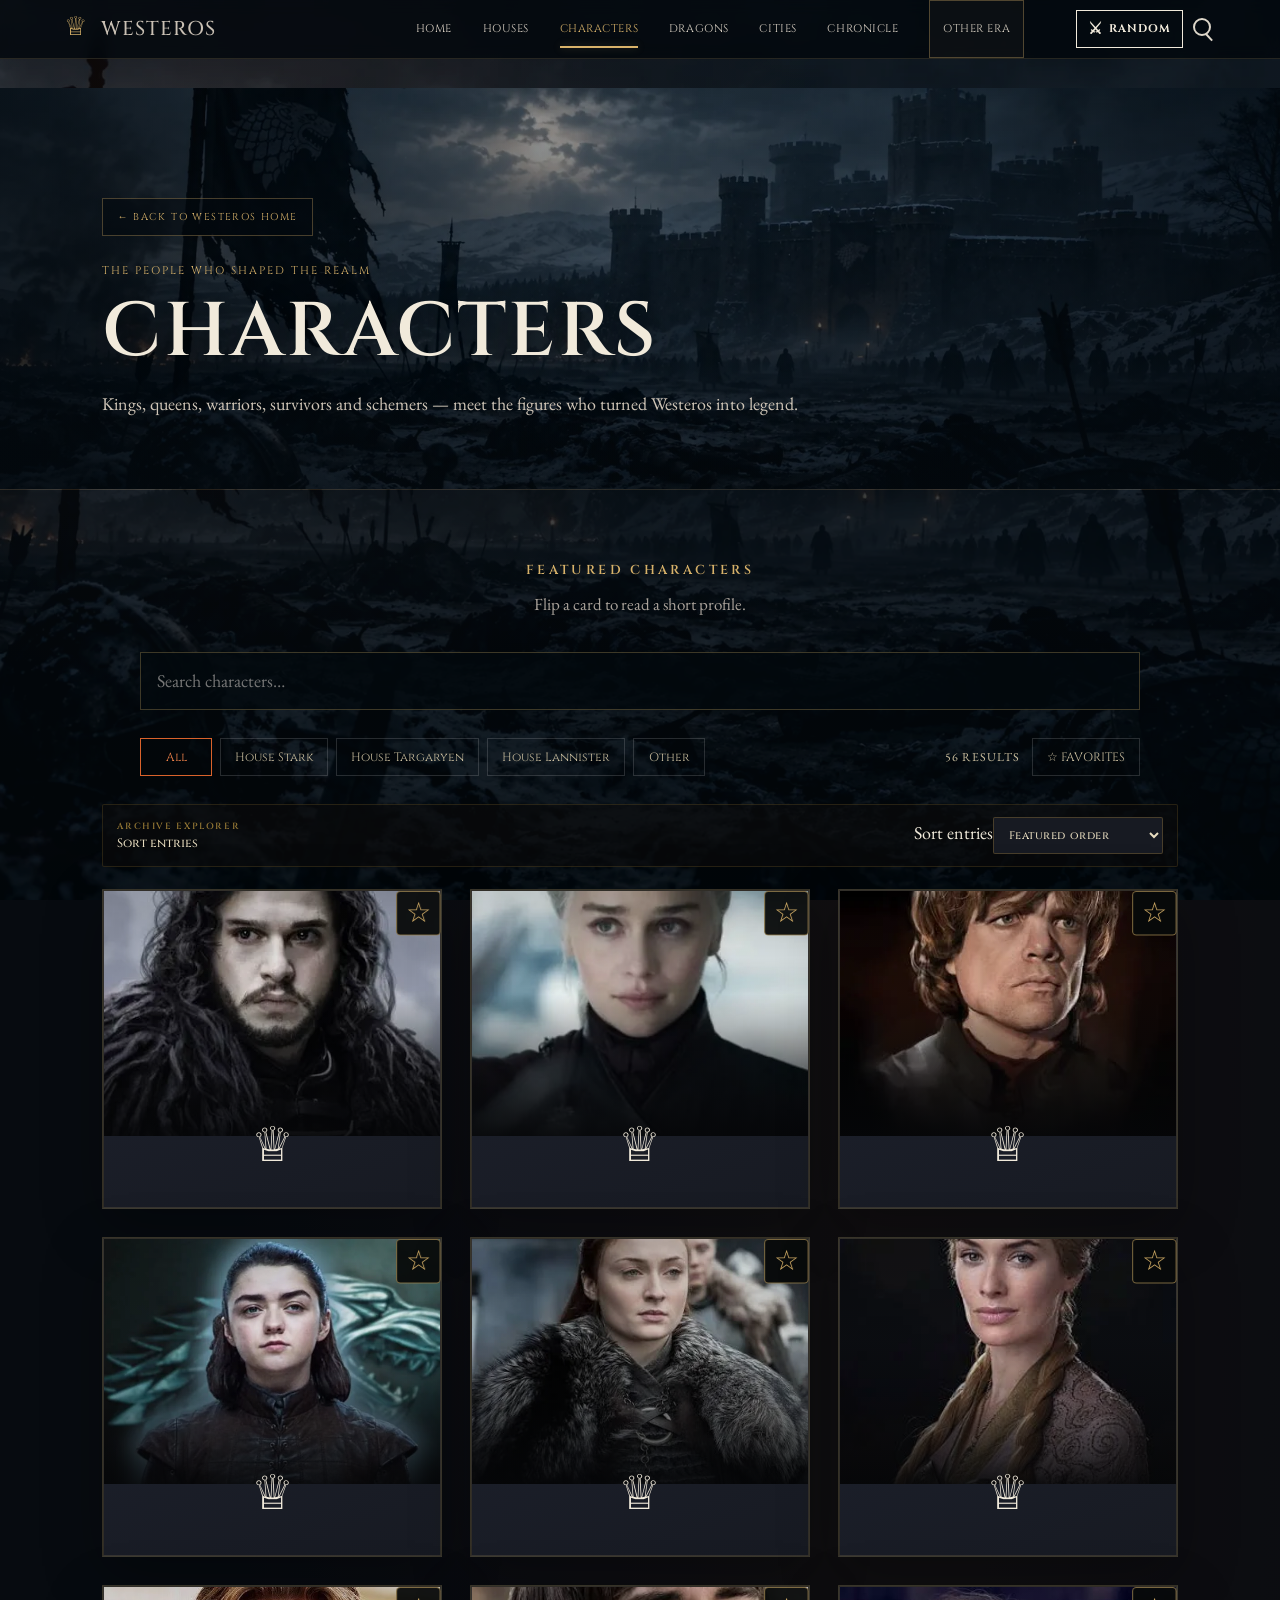
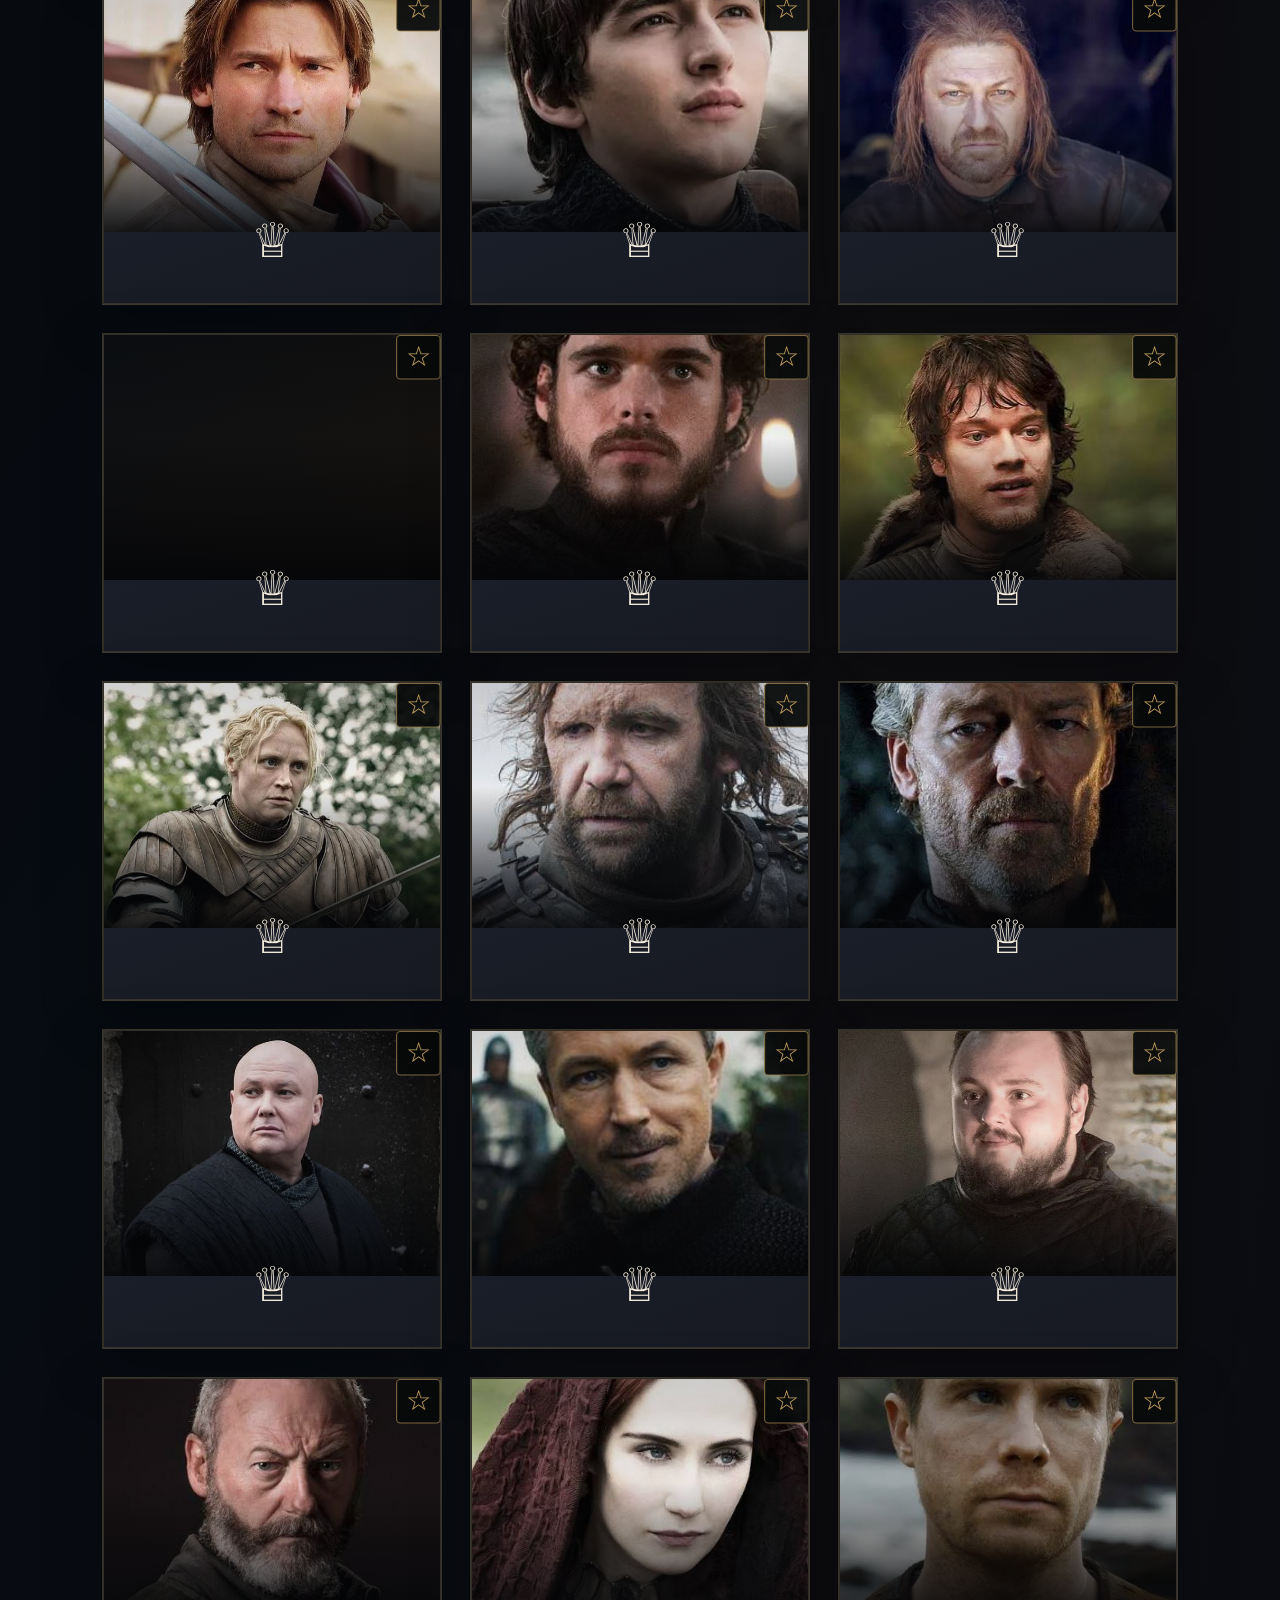
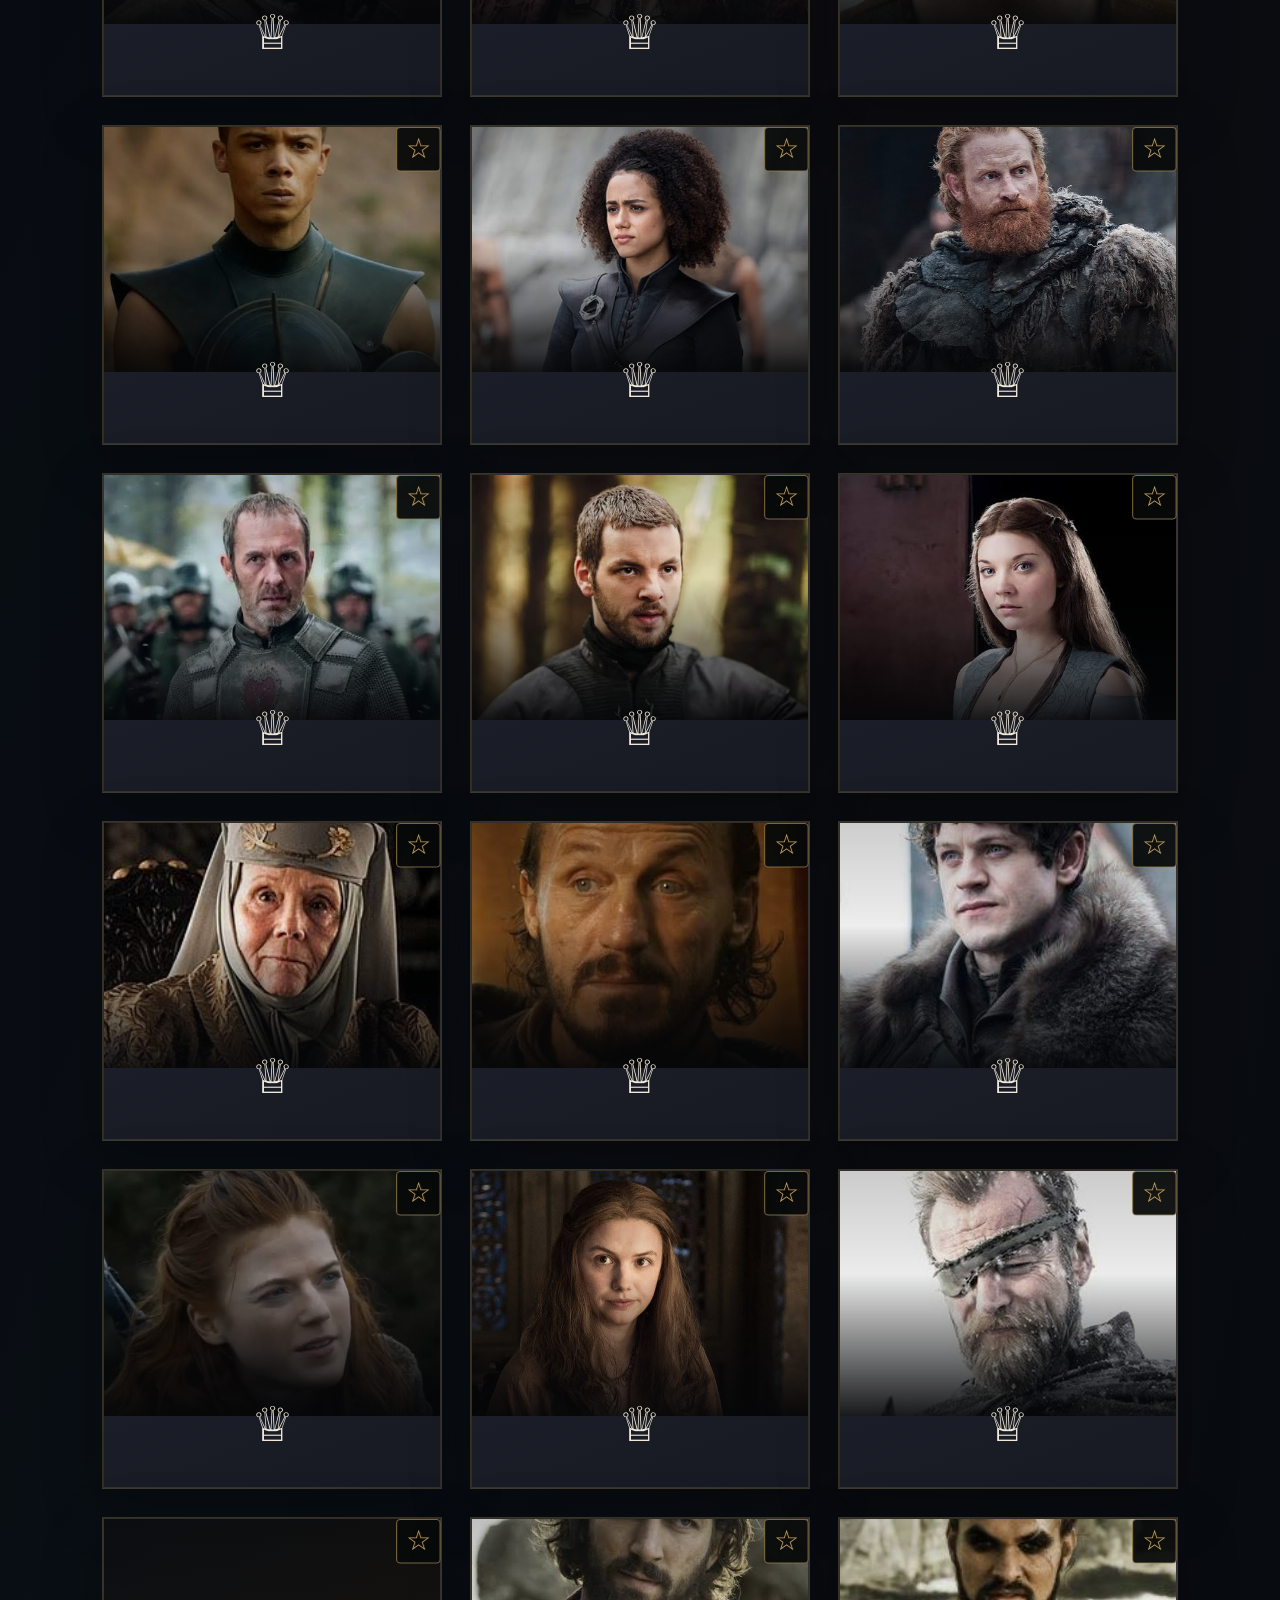
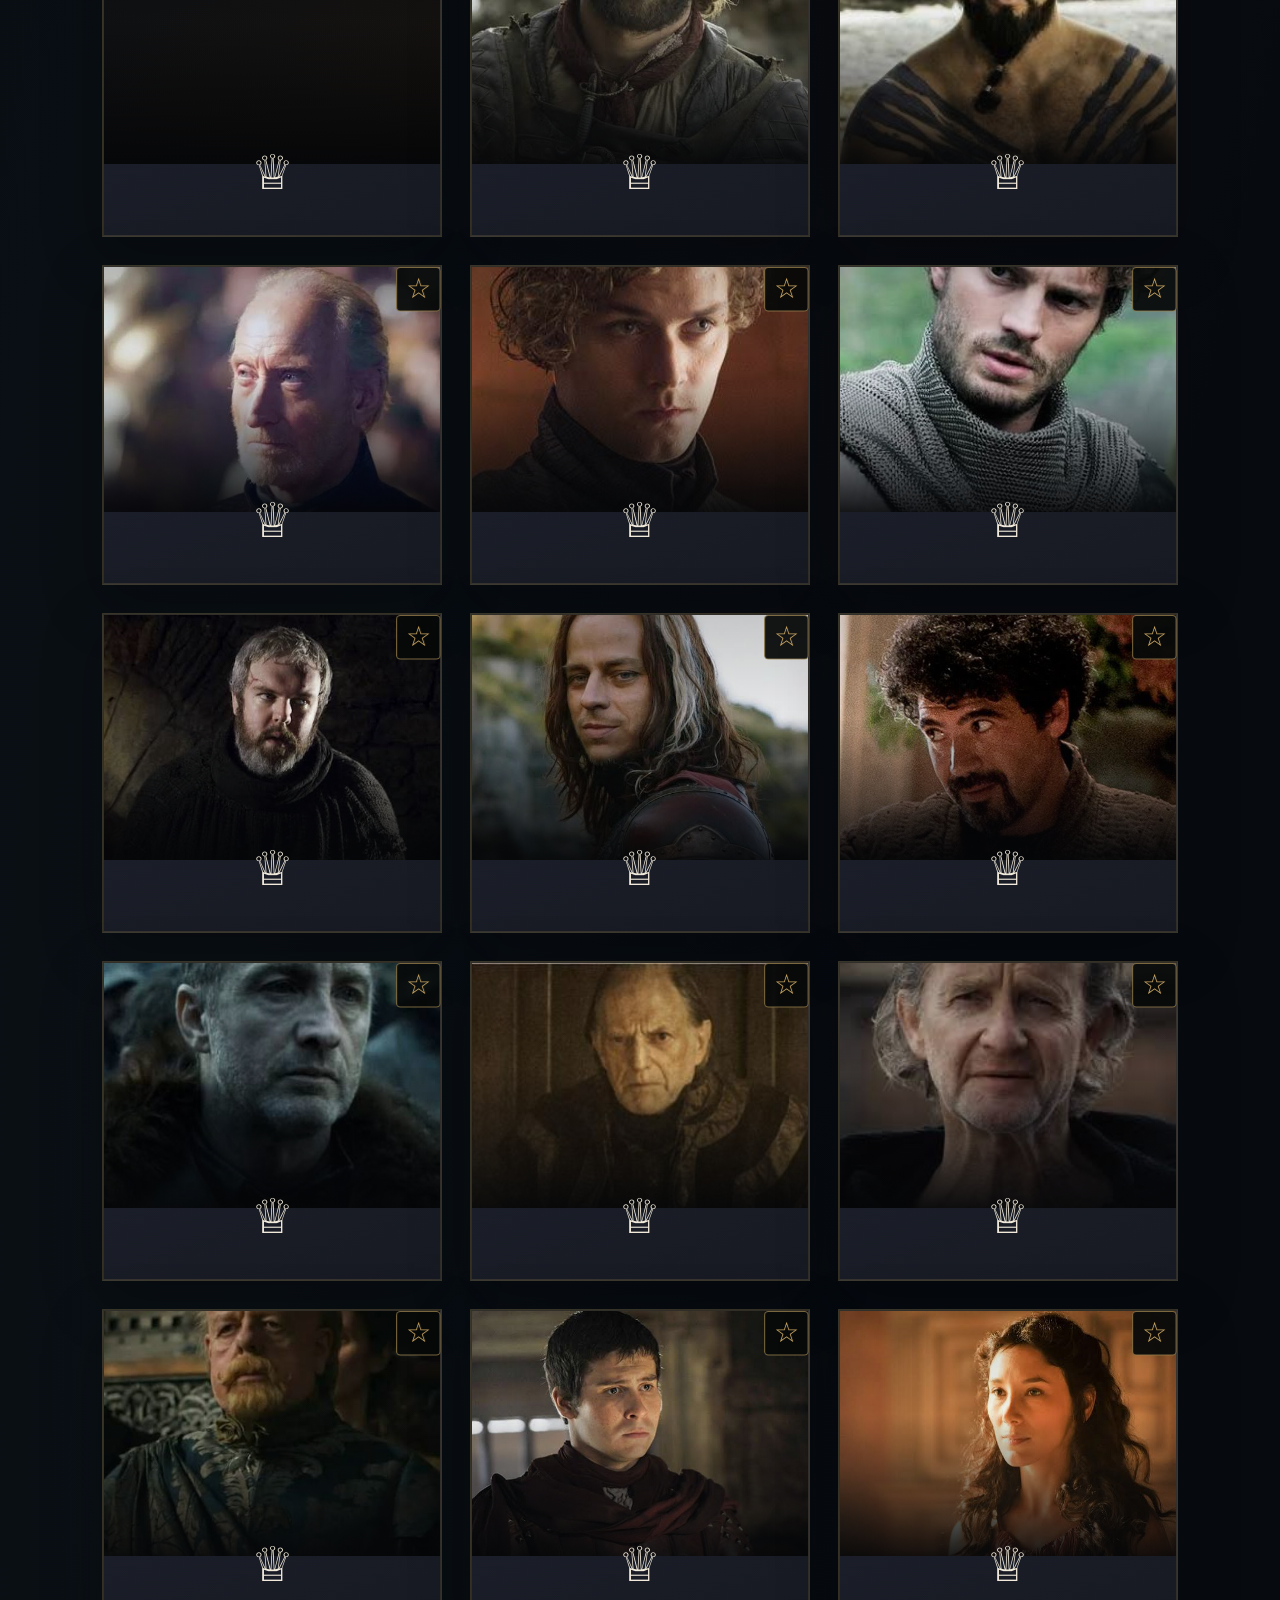
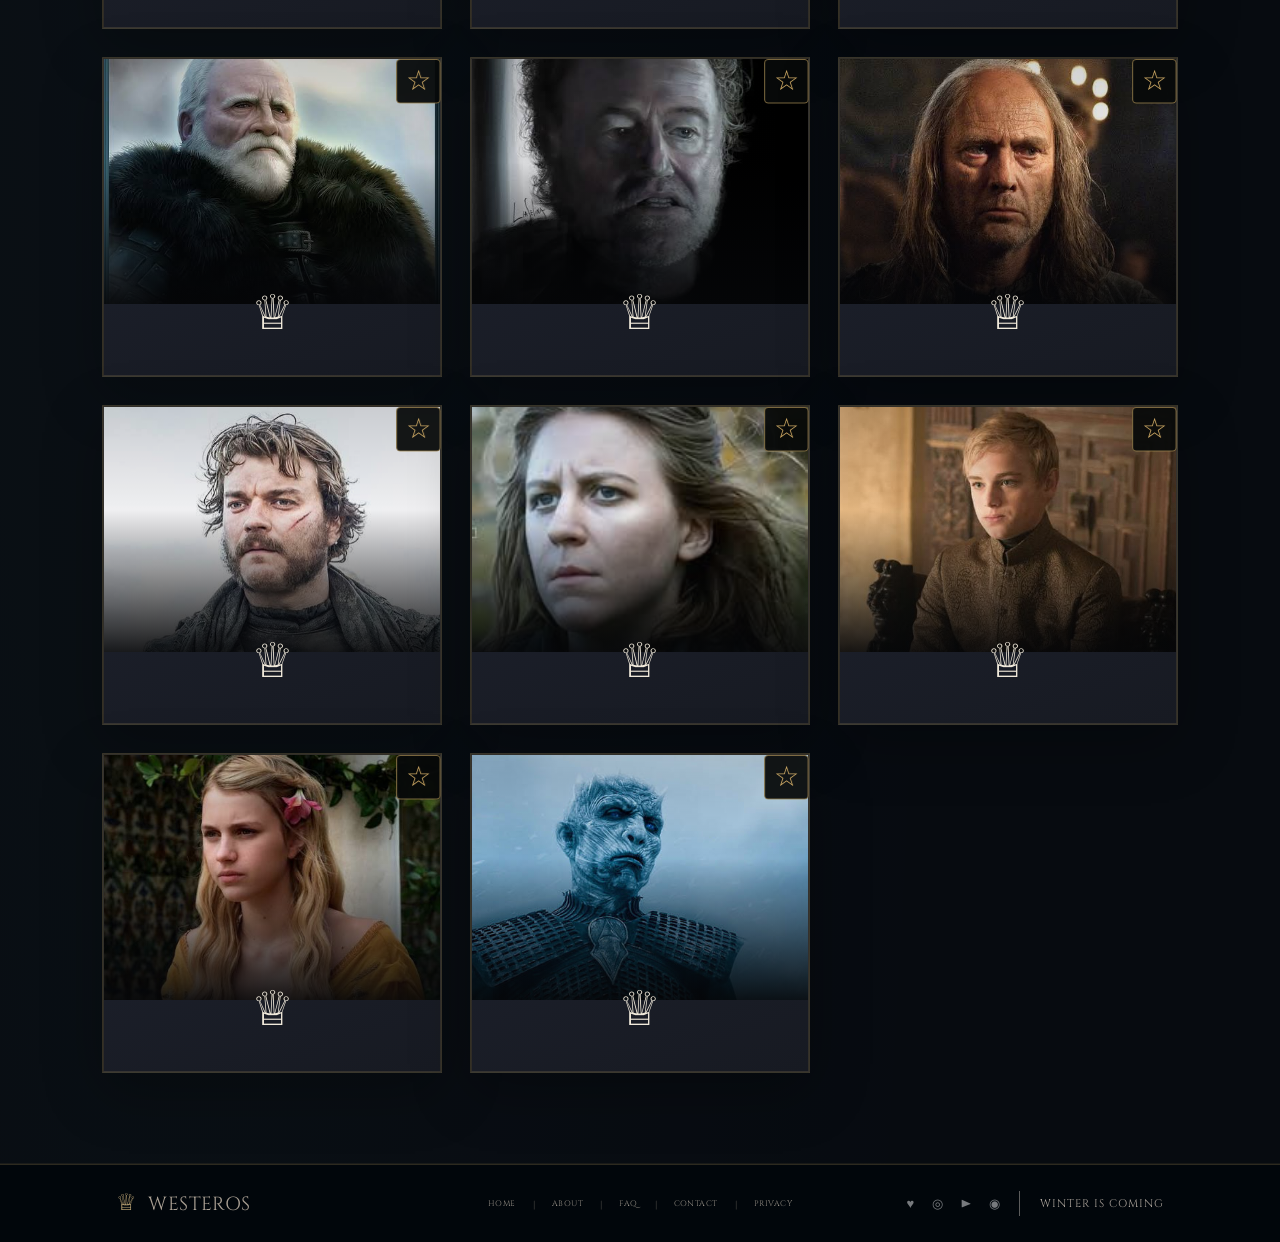
<file: got/characters.html>
<!DOCTYPE html>

<html lang="en">
<head>
<meta charset="utf-8"/>
<meta content="width=device-width, initial-scale=1.0" name="viewport"/>
<title>
   Characters — Game of Thrones
  </title>
<link href="https://fonts.googleapis.com" rel="preconnect"/>
<link href="https://fonts.googleapis.com/css2?family=Cinzel:wght@400;500;600;700&amp;family=EB+Garamond:wght@400;500;600&amp;display=swap" rel="stylesheet"/>
<link href="../css/main.css" rel="stylesheet"/>
<link href="../css/got.css" rel="stylesheet"/>
<meta content="Meet the major characters of Westeros and explore their roles, backgrounds, alliances and story importance." name="description"/><meta content="website" property="og:type"/><meta content="Characters — Game of Thrones" property="og:title"/><meta content="Meet the major characters of Westeros and explore their roles, backgrounds, alliances and story importance." property="og:description"/><link href="../assets/favicon.svg" rel="icon" type="image/svg+xml"/></head>
<body class="got-theme westeros-page page-characters">
<a class="skip-link" href="#content-start">Skip to main content</a>
<header class="home-header site-header" data-era="got">
<a aria-label="GOT home" class="home-logo" href="index.html">
<span class="logo-sigil">
     ♕
    </span>
<span>
     WESTEROS
    </span>
</a>
<nav aria-label="Main navigation" class="home-nav">
<a class="" href="index.html">
     HOME
    </a>
<a class="" href="houses.html">
     HOUSES
    </a>
<a class="active" href="characters.html">
     CHARACTERS
    </a>
<a class="" href="dragons.html">
     DRAGONS
    </a>
<a class="" href="cities.html">
     CITIES
    </a>
<a class="" href="chronicle.html">
     CHRONICLE
    </a>
<a class="other-era-link" href="../hotd/characters.html">
     OTHER ERA
    </a>
</nav>
<div class="home-tools">
<button aria-label="Open search" class="home-search-btn" type="button">
<span>
</span>
</button>
<button aria-expanded="false" aria-label="Open navigation menu" class="home-menu-btn" type="button"><span aria-hidden="true"></span><span aria-hidden="true"></span><span aria-hidden="true"></span></button></div>
<nav aria-label="Mobile navigation" class="mobile-home-nav" hidden=""><a class="" href="index.html">
     HOME
    </a><a class="" href="houses.html">
     HOUSES
    </a><a class="active" href="characters.html">
     CHARACTERS
    </a><a class="" href="dragons.html">
     DRAGONS
    </a><a class="" href="cities.html">
     CITIES
    </a><a class="" href="chronicle.html">
     CHRONICLE
    </a><a class="other-era-link" href="../hotd/characters.html">
     OTHER ERA
    </a></nav></header>
<main class="unified-page" id="content-start">
<header class="page-hero unified-hero">
<div aria-label="characters background image" class="page-background-slot">
<span>
      BACKGROUND IMAGE: assets/images/backgrounds/got/characters-bg.webp
     </span>
</div>
<a class="back-home-link" href="../index.html">
     ← BACK TO WESTEROS HOME
    </a>
<p class="kicker">
     the people who shaped the realm
    </p>
<h1>
     Characters
    </h1>
<p class="lede">
     Kings, queens, warriors, survivors and schemers — meet the figures who turned Westeros into legend.
    </p>
</header>
<section class="unified-section">
<div class="section-head">
<h2>
      Featured Characters
     </h2>
<p>
      Flip a card to read a short profile.
     </p>
</div>
<div class="search-panel">
<input aria-label="Search characters…" class="search-input" data-search="" placeholder="Search characters…" type="search"/>
</div>
<div class="search-panel archive-filters" data-filter-group="character">
<button class="filter-btn active" data-filter="all" type="button">All</button>
<button class="filter-btn" data-filter="stark" type="button">House Stark</button>
<button class="filter-btn" data-filter="targaryen" type="button">House Targaryen</button>
<button class="filter-btn" data-filter="lannister" type="button">House Lannister</button>
<button class="filter-btn" data-filter="other" type="button">Other</button>
<span class="filter-count" data-filter-count=""></span>
</div>
<div class="character-grid">
</div>
</section>
</main>
<footer class="home-footer site-footer-unified">
<a class="footer-logo" href="index.html">
<span>
     ♕
    </span>
    WESTEROS
   </a>
<div class="footer-links">
<a href="index.html">
     HOME
    </a>
<b>
     |
    </b>
<a href="../about.html">
     ABOUT
    </a>
<b>
     |
    </b>
<a href="../about.html#faq">
     FAQ
    </a>
<b>
     |
    </b>
<a href="../about.html#contact">
     CONTACT
    </a>
<b>
     |
    </b>
<a href="../about.html#privacy">
     PRIVACY
    </a>
</div>
<div class="footer-social">
<span>
     ♥
    </span>
<span>
     ◎
    </span>
<span>
     ▶
    </span>
<span>
     ◉
    </span>
<b>
</b>
<strong>
     WINTER IS COMING
    </strong>
</div>
</footer>
<script src="../data/site-data.js"></script>
<script src="../js/main.js">
</script>
</body>
</html>
</file>
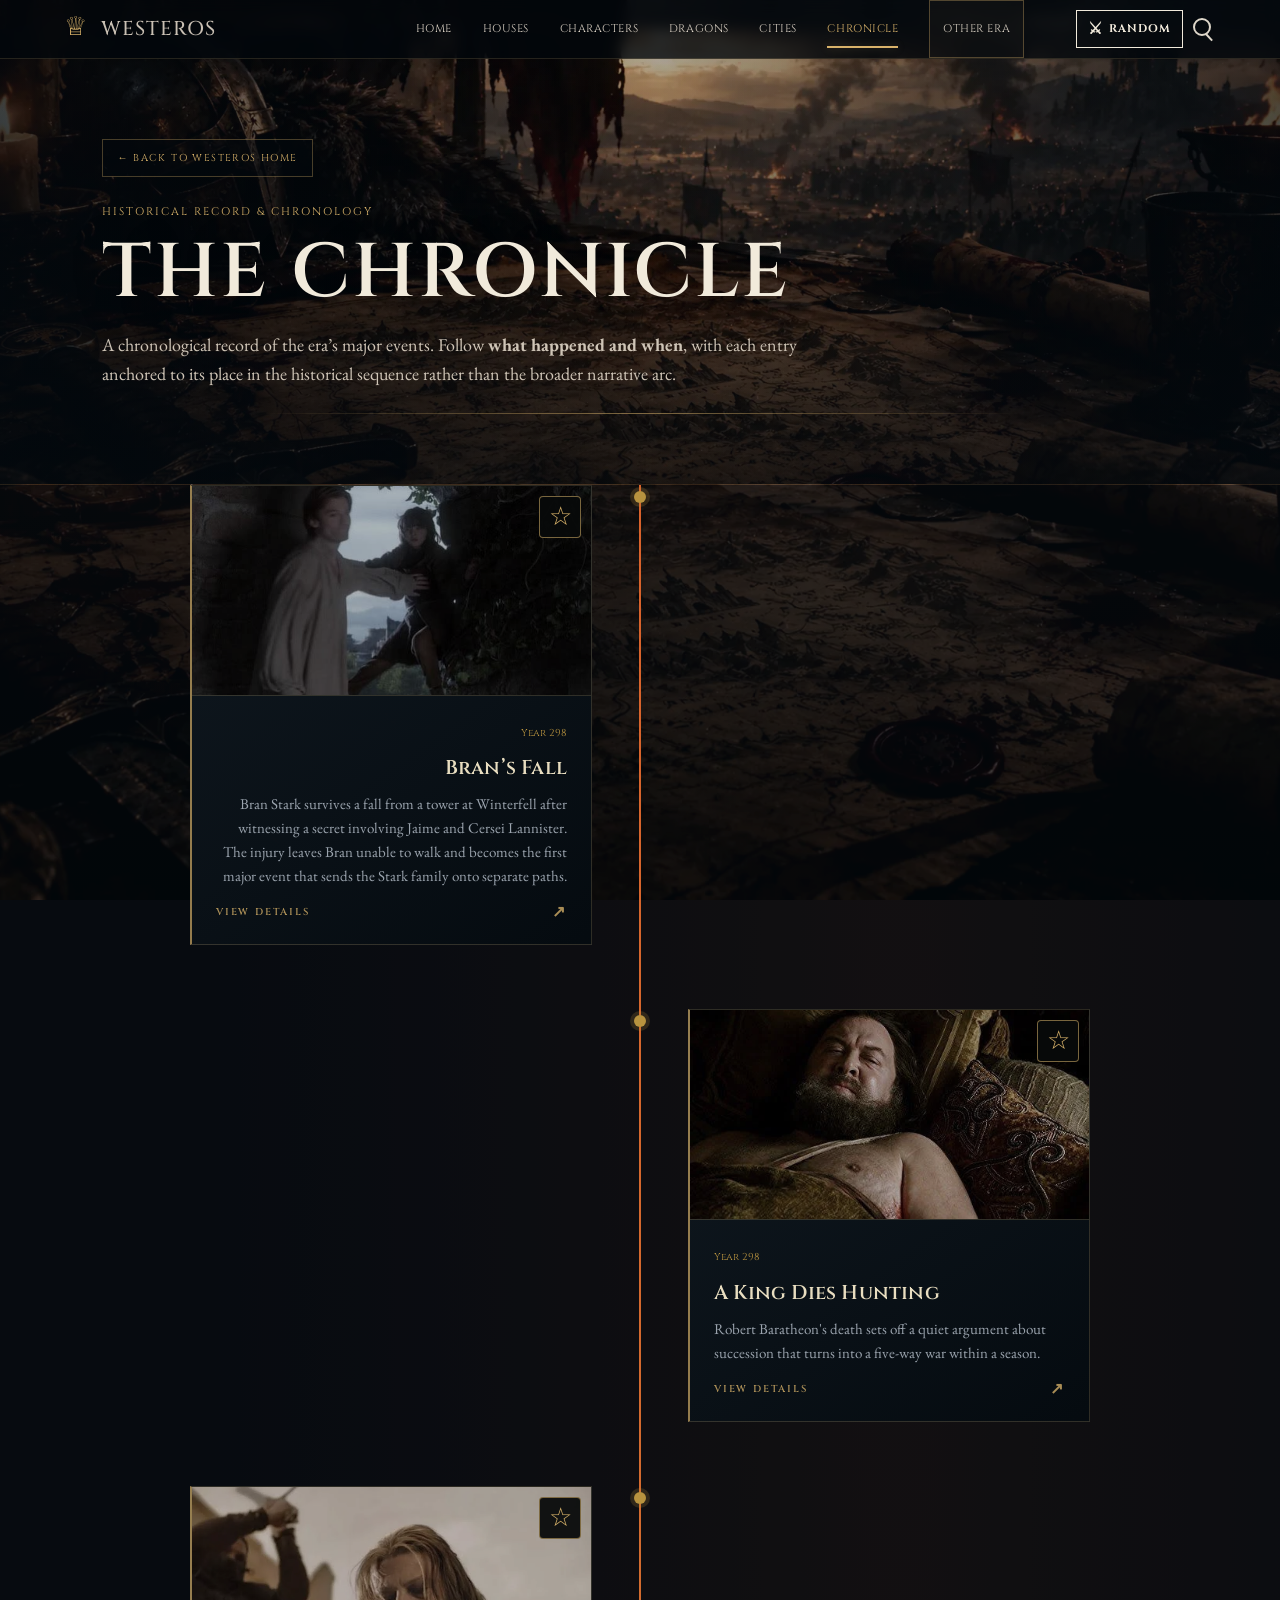
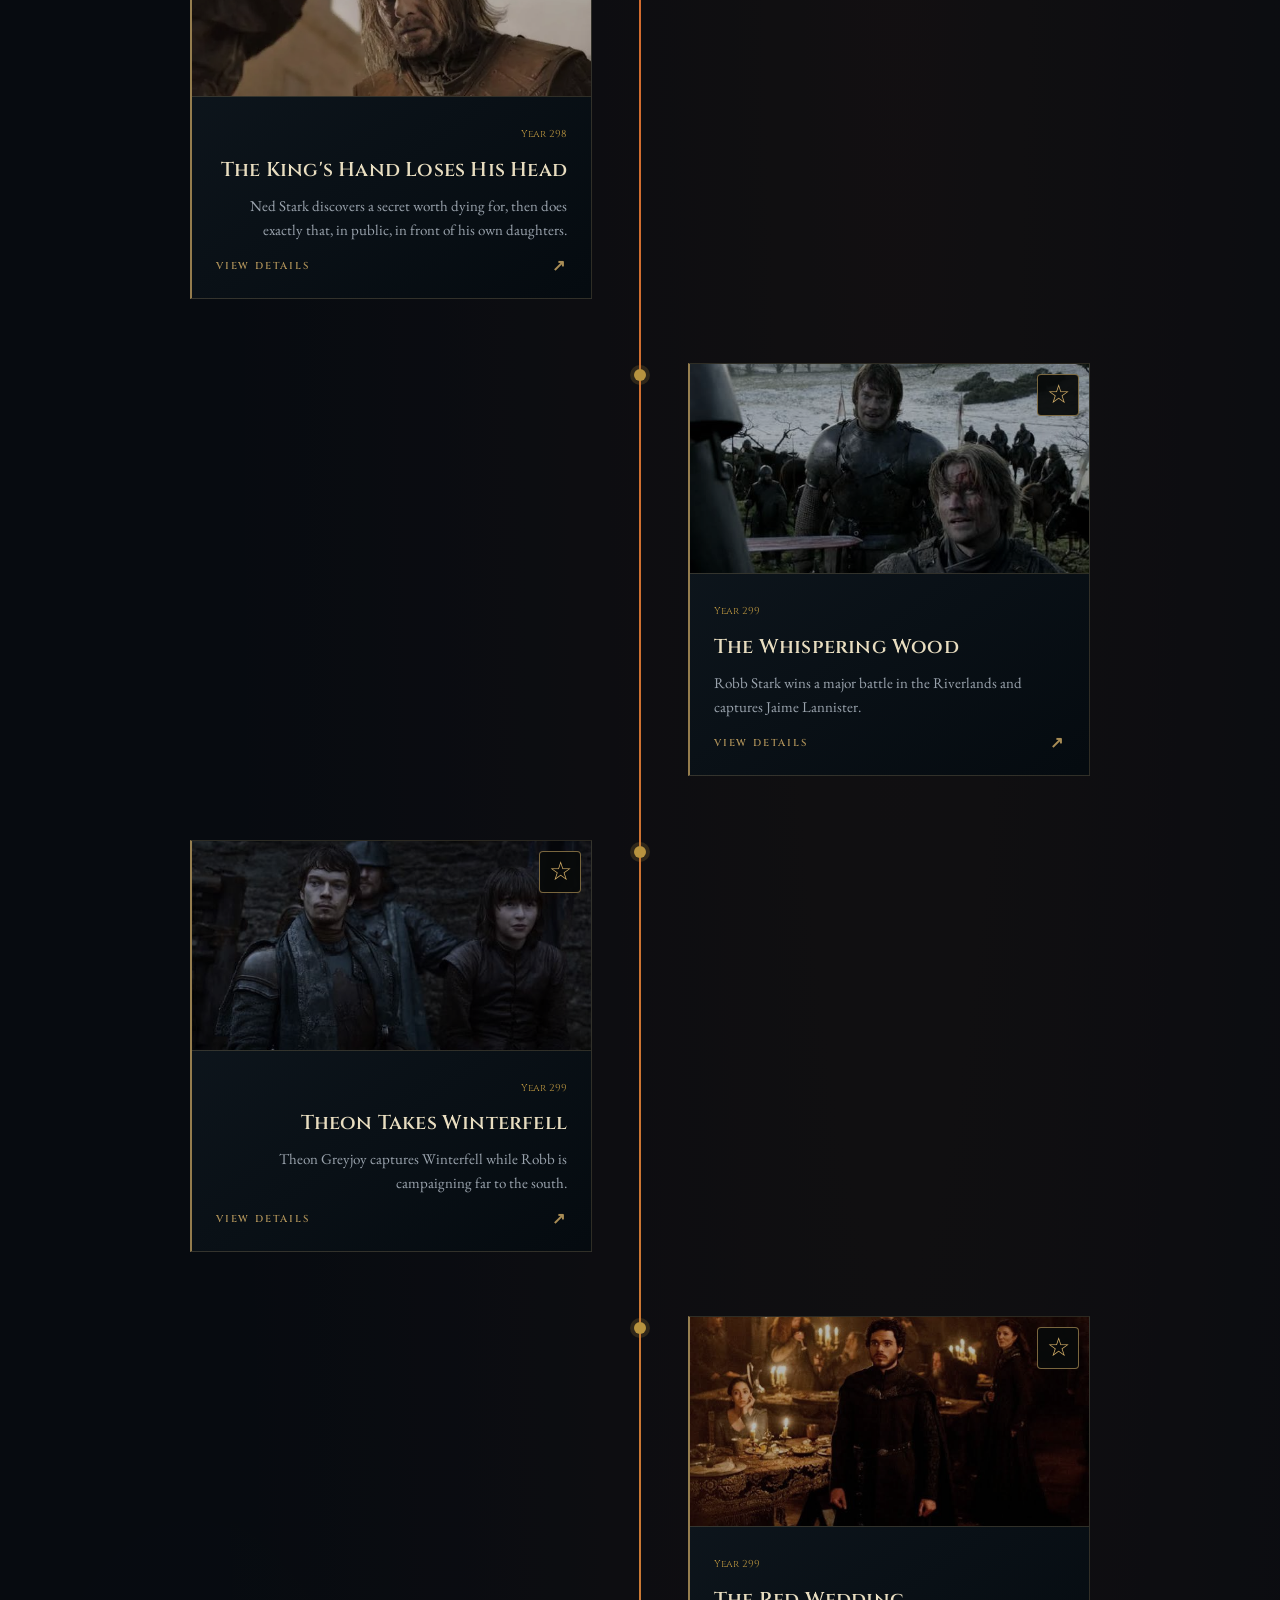
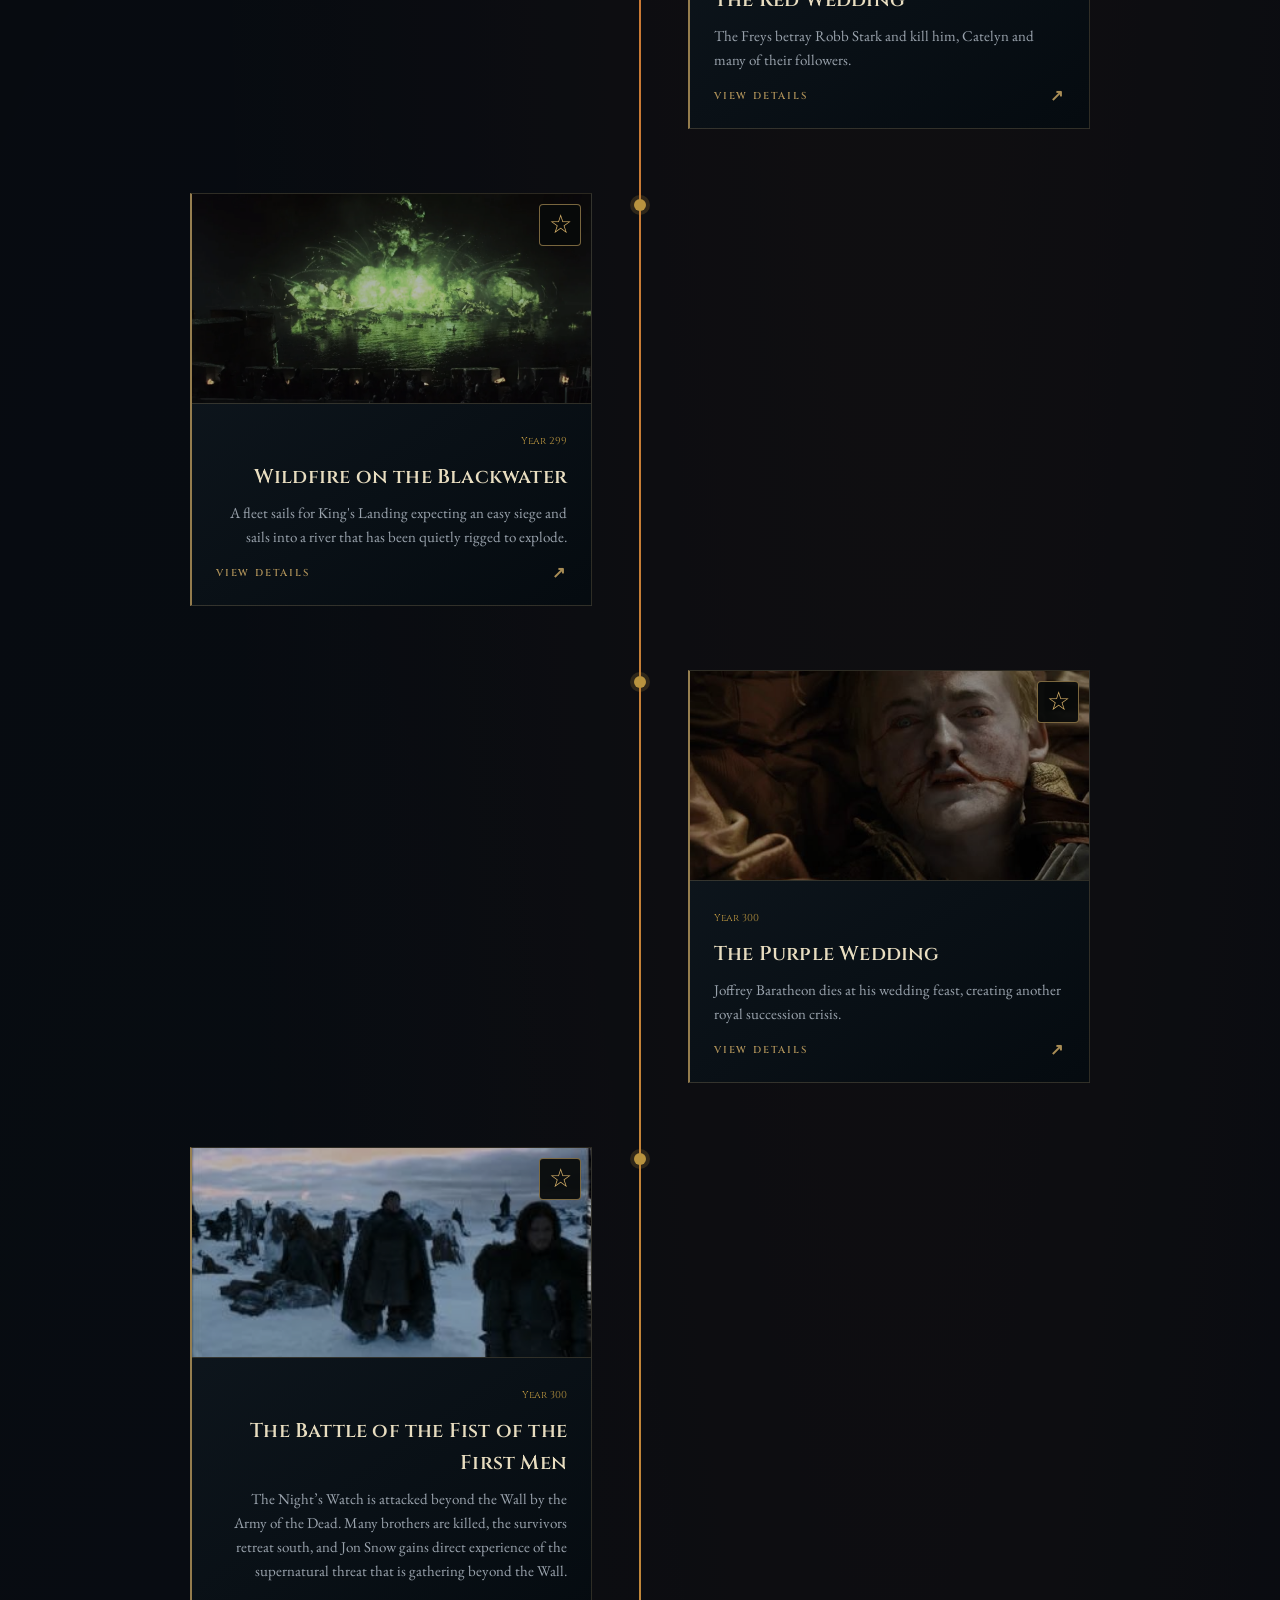
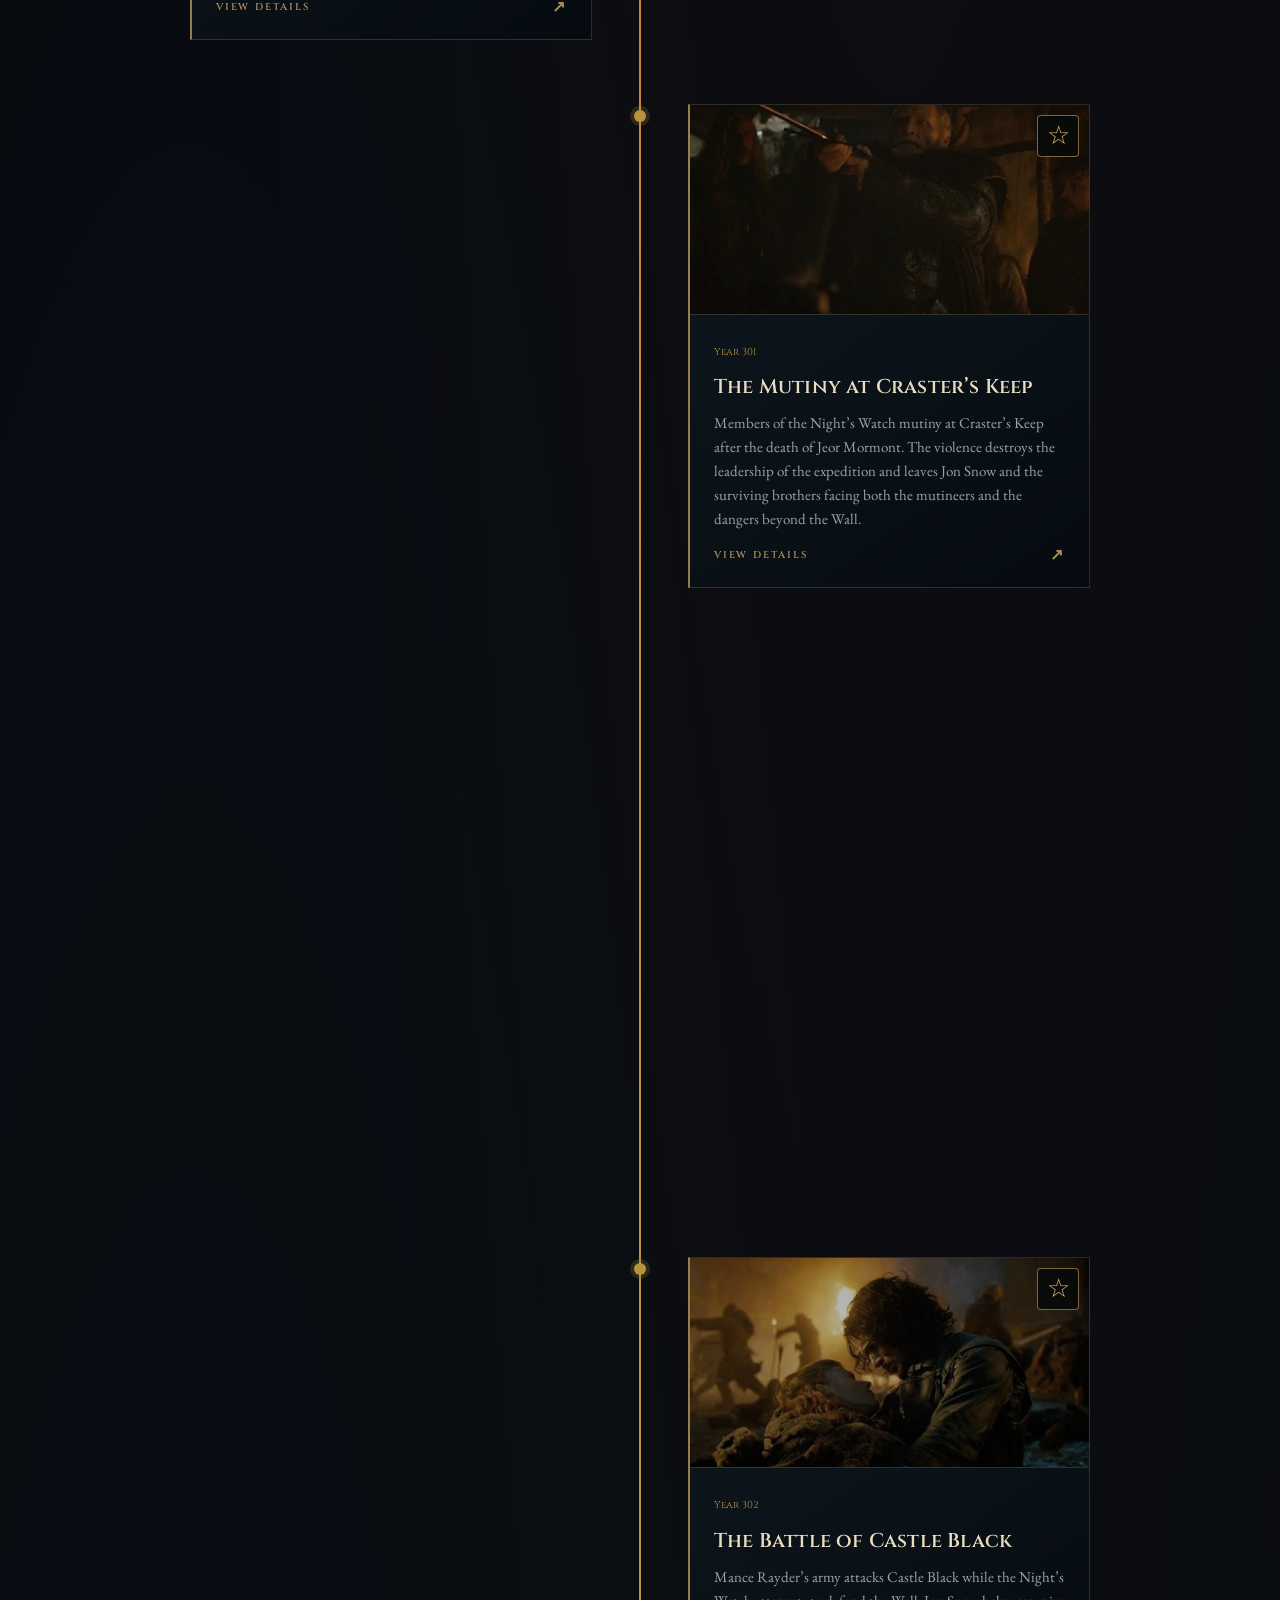
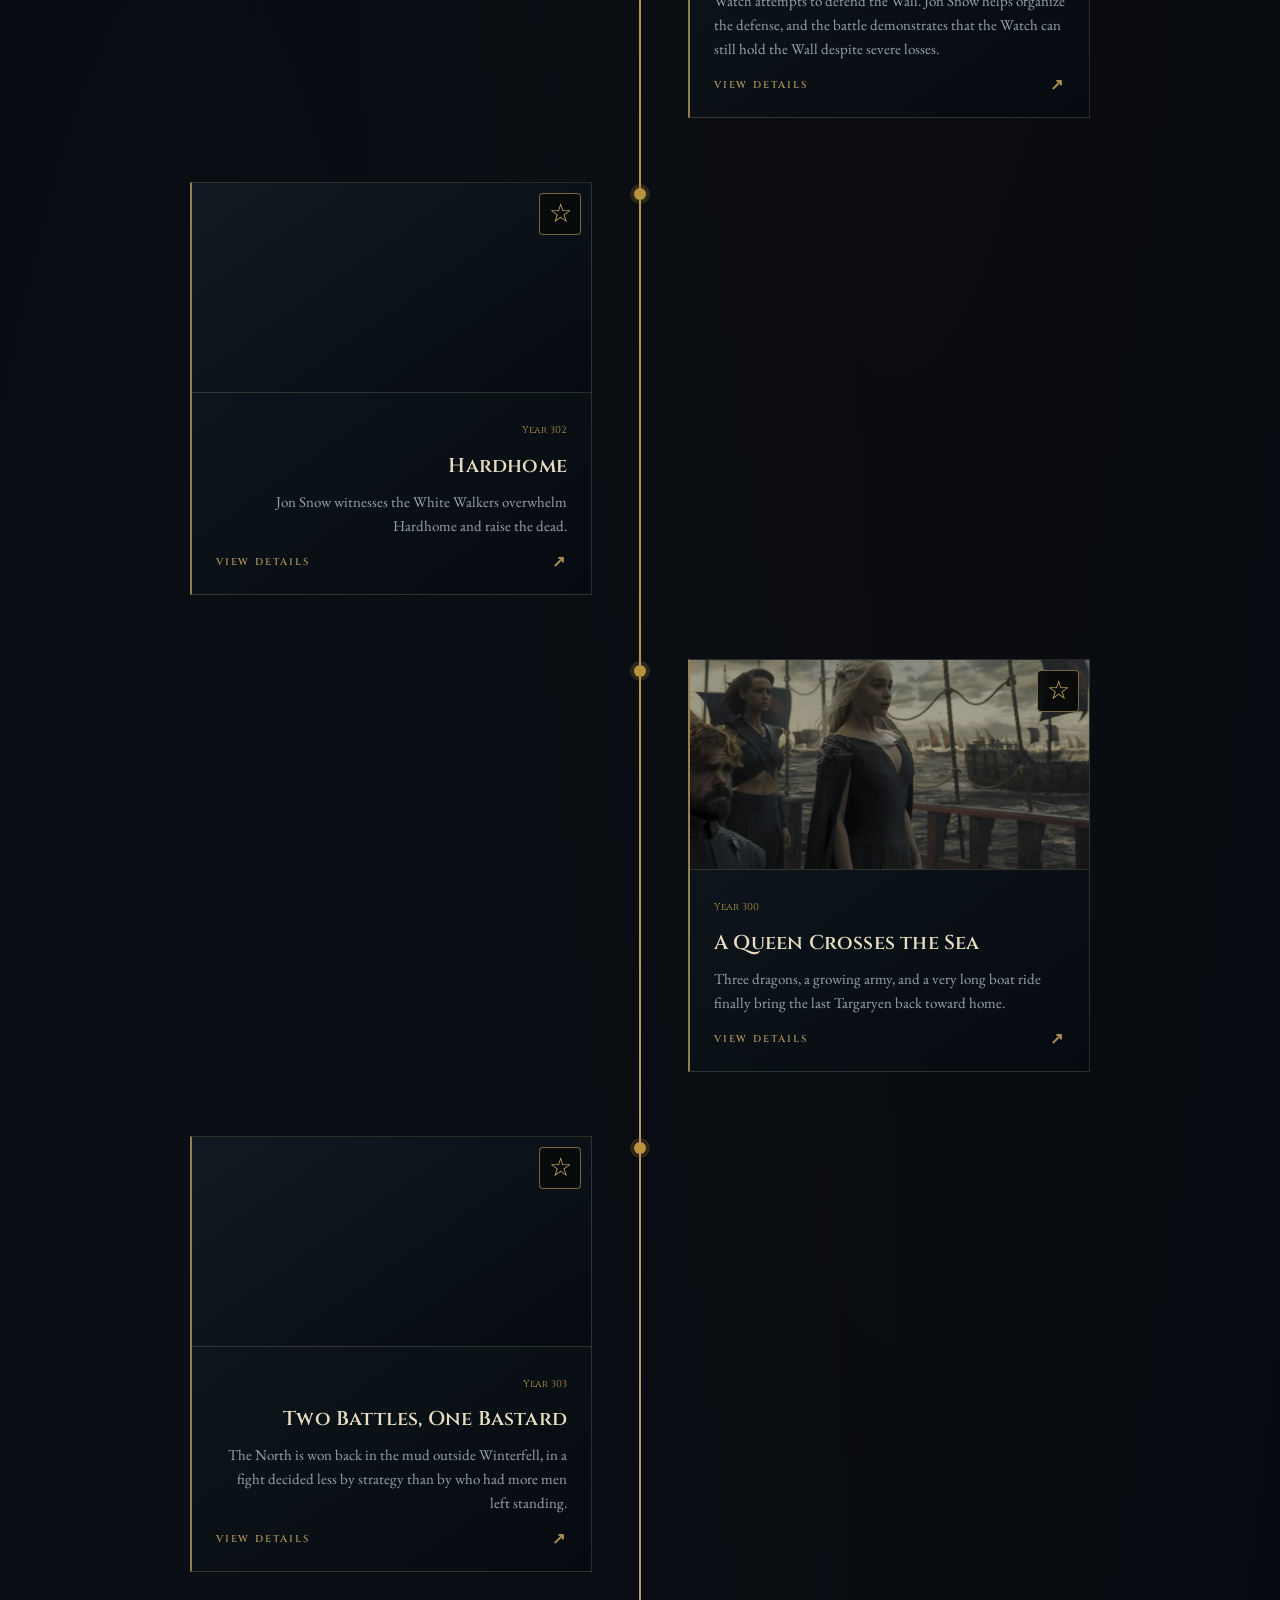
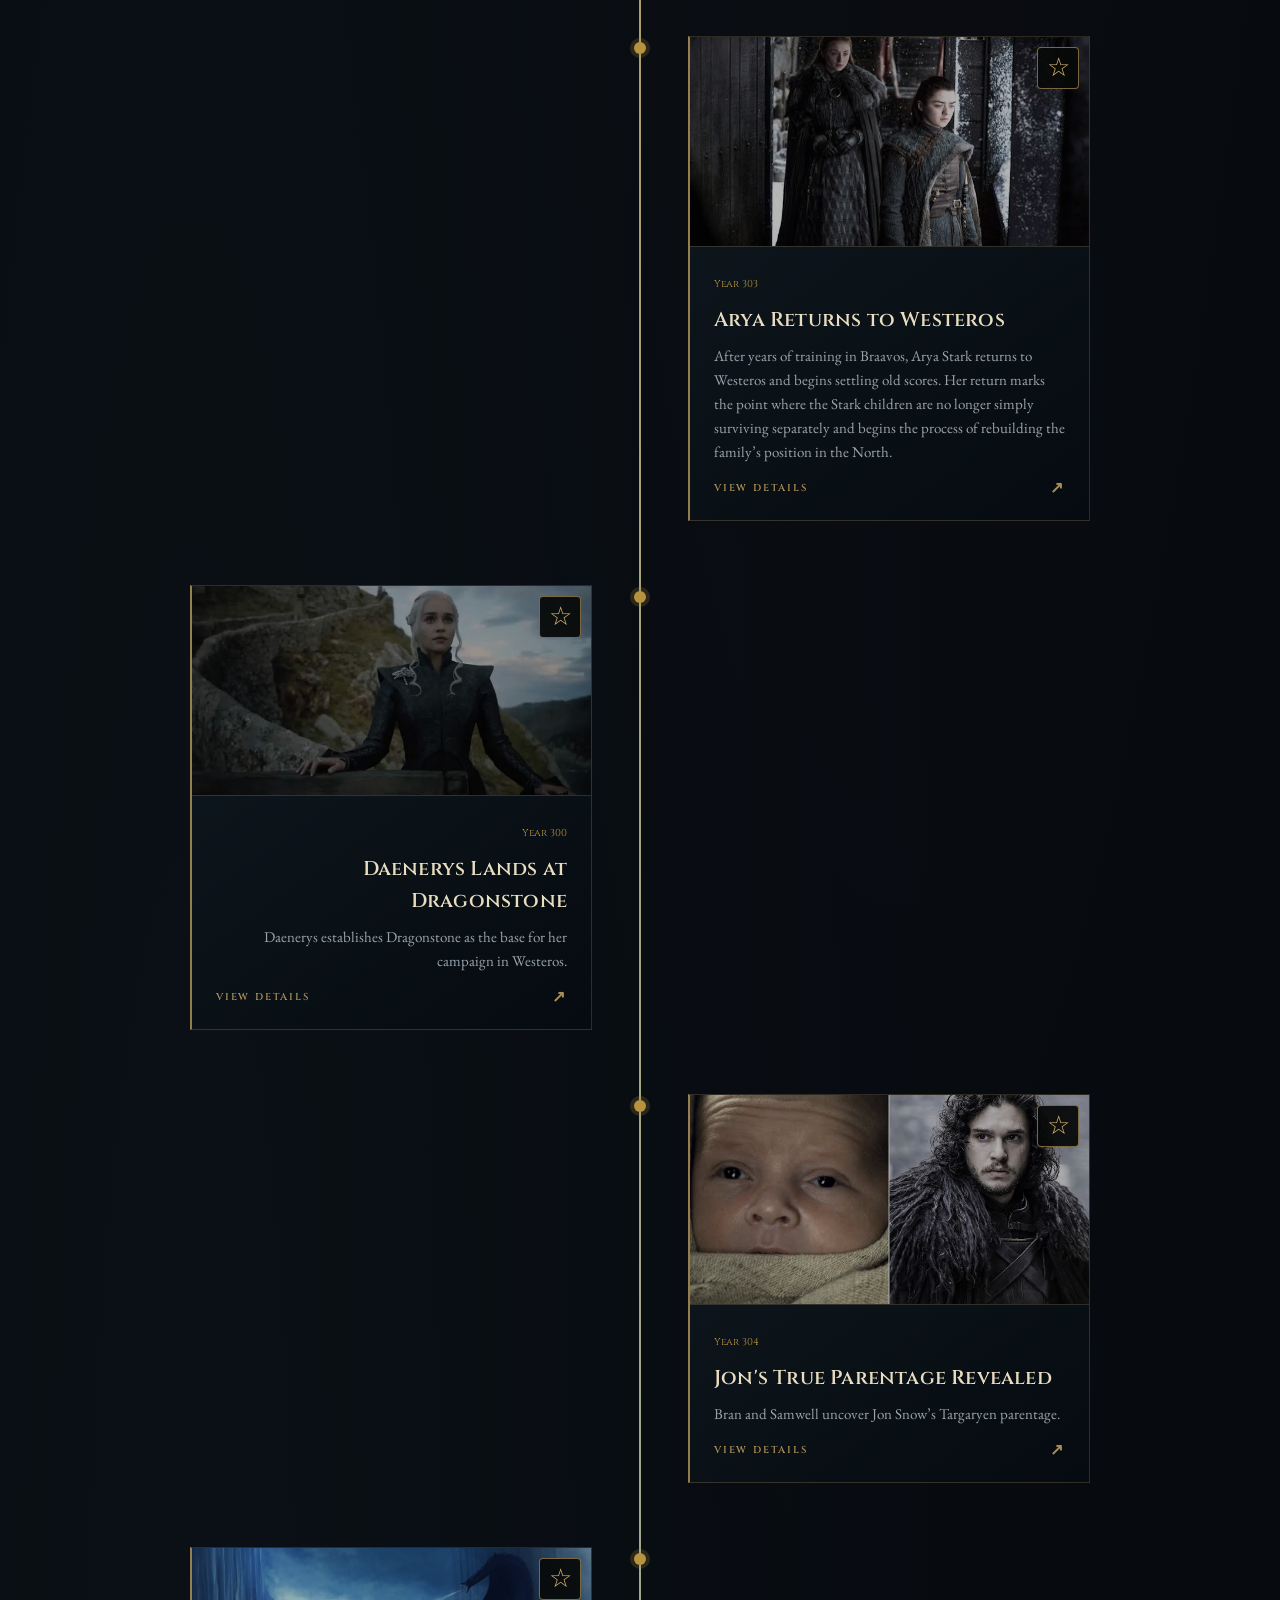
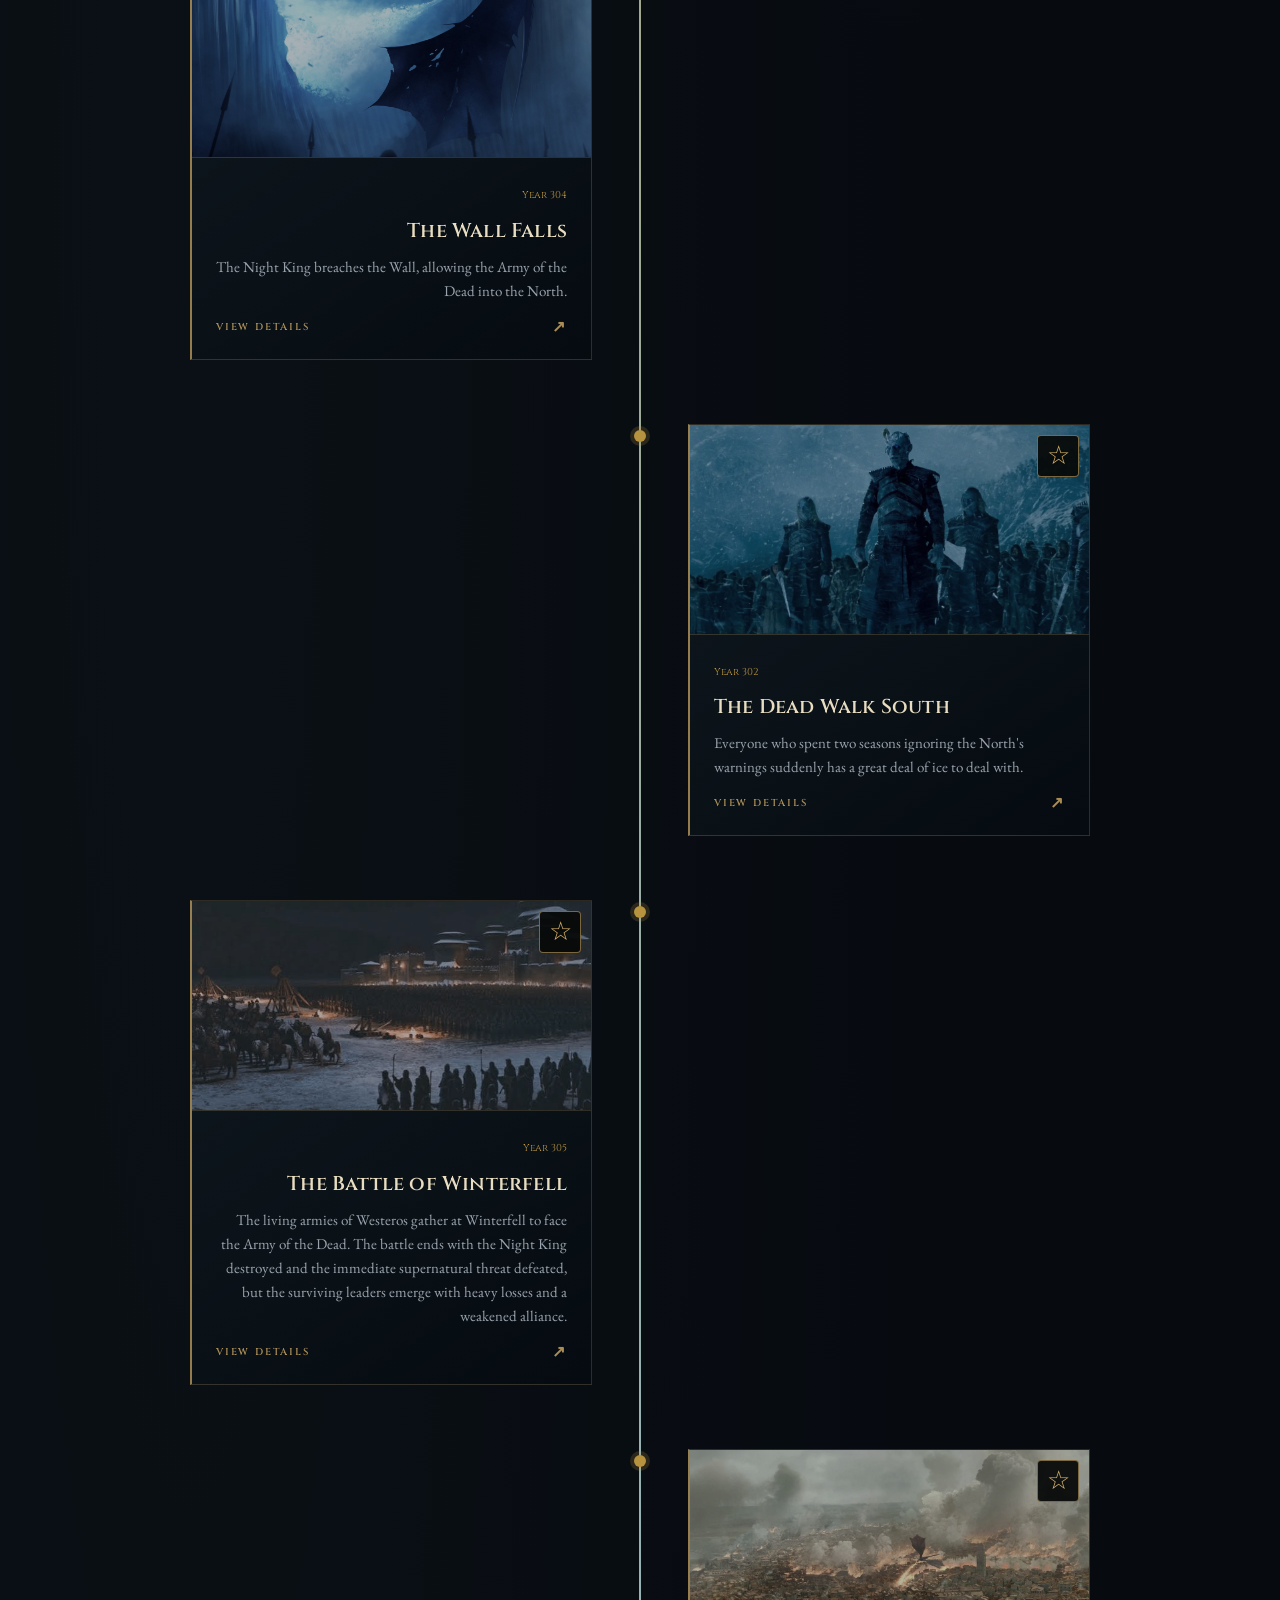
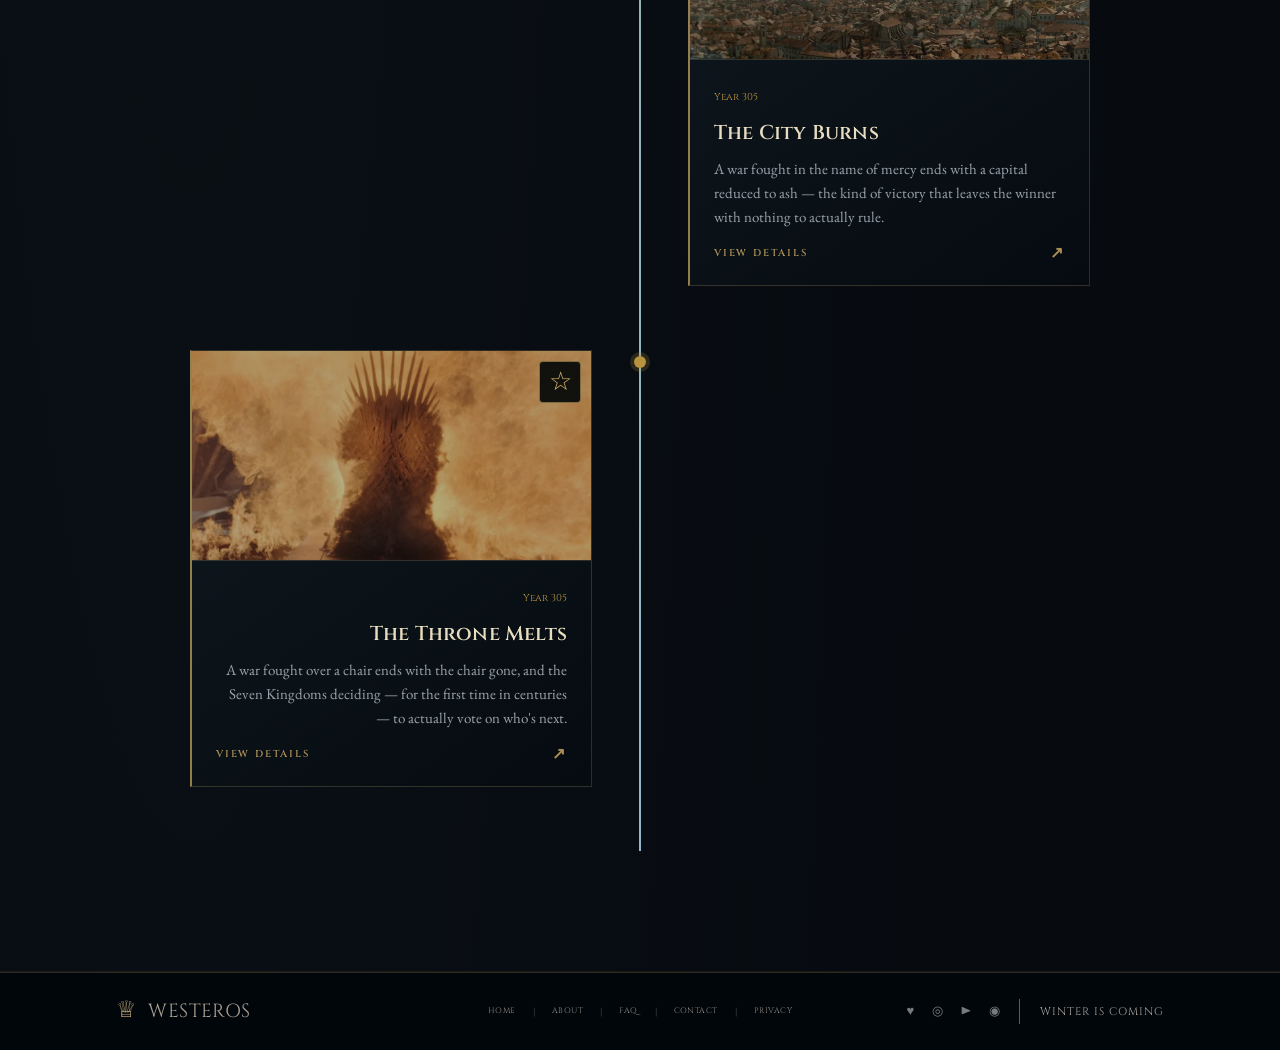
<file: got/chronicle.html>
<!DOCTYPE html>

<html lang="en">
<head>
<meta charset="utf-8"/>
<meta content="width=device-width, initial-scale=1.0" name="viewport"/>
<title>
   The Chronicle — Game of Thrones
  </title>
<link href="https://fonts.googleapis.com" rel="preconnect"/>
<link href="https://fonts.googleapis.com/css2?family=Cinzel:wght@400;600;900&amp;family=EB+Garamond:ital,wght@0,400;0,600;1,400&amp;display=swap" rel="stylesheet"/>
<link href="../css/main.css" rel="stylesheet"/>
<link href="../css/got.css" rel="stylesheet"/>
<meta content="Follow major historical events in chronological order across the world of Westeros." name="description"/><meta content="website" property="og:type"/><meta content="The Chronicle — Game of Thrones" property="og:title"/><meta content="Follow major historical events in chronological order across the world of Westeros." property="og:description"/><link href="../assets/favicon.svg" rel="icon" type="image/svg+xml"/></head>
<body class="got-theme westeros-page page-chronicle">
<a class="skip-link" href="#content-start">Skip to main content</a>
<header class="home-header site-header" data-era="got">
<a aria-label="GOT home" class="home-logo" href="index.html">
<span class="logo-sigil">
     ♕
    </span>
<span>
     WESTEROS
    </span>
</a>
<nav aria-label="Main navigation" class="home-nav">
<a class="" href="index.html">
     HOME
    </a>
<a class="" href="houses.html">
     HOUSES
    </a>
<a class="" href="characters.html">
     CHARACTERS
    </a>
<a class="" href="dragons.html">
     DRAGONS
    </a>
<a class="" href="cities.html">
     CITIES
    </a>
<a class="active" href="chronicle.html">
     CHRONICLE
    </a>
<a class="other-era-link" href="../hotd/chronicle.html">
     OTHER ERA
    </a>
</nav>
<div class="home-tools">
<button aria-label="Open search" class="home-search-btn" type="button">
<span>
</span>
</button>
<button aria-expanded="false" aria-label="Open navigation menu" class="home-menu-btn" type="button"><span aria-hidden="true"></span><span aria-hidden="true"></span><span aria-hidden="true"></span></button></div>
<nav aria-label="Mobile navigation" class="mobile-home-nav" hidden=""><a class="" href="index.html">
     HOME
    </a><a class="" href="houses.html">
     HOUSES
    </a><a class="" href="characters.html">
     CHARACTERS
    </a><a class="" href="dragons.html">
     DRAGONS
    </a><a class="" href="cities.html">
     CITIES
    </a><a class="active" href="chronicle.html">
     CHRONICLE
    </a><a class="other-era-link" href="../hotd/chronicle.html">
     OTHER ERA
    </a></nav></header>
<header class="page-hero chronicle-hero">
<div aria-label="chronicle background image" class="page-background-slot">
<span>
     BACKGROUND IMAGE: assets/images/backgrounds/got/chronicle-bg.webp
    </span>
</div>
<a class="back-home-link" href="../index.html">
    ← BACK TO WESTEROS HOME
   </a>
<p class="kicker">
    historical record &amp; chronology
   </p>
<h1>
    The Chronicle
   </h1>
<p class="lede">
    A chronological record of the era’s major events. Follow <strong>what happened and when</strong>, with each entry anchored to its place in the historical sequence rather than the broader narrative arc.
   </p>
</header>
<section class="chronicle-view" id="content-start" style="padding-top:0;">
<div class="timeline"><div class="timeline-line">
</div><div class="timeline-data-render" data-archive-era="got" data-archive-page="chronicle"></div></div>
</section>
<footer class="home-footer site-footer-unified">
<a class="footer-logo" href="index.html">
<span>
     ♕
    </span>
    WESTEROS
   </a>
<div class="footer-links">
<a href="index.html">
     HOME
    </a>
<b>
     |
    </b>
<a href="../about.html">
     ABOUT
    </a>
<b>
     |
    </b>
<a href="../about.html#faq">
     FAQ
    </a>
<b>
     |
    </b>
<a href="../about.html#contact">
     CONTACT
    </a>
<b>
     |
    </b>
<a href="../about.html#privacy">
     PRIVACY
    </a>
</div>
<div class="footer-social">
<span>
     ♥
    </span>
<span>
     ◎
    </span>
<span>
     ▶
    </span>
<span>
     ◉
    </span>
<b>
</b>
<strong>
     WINTER IS COMING
    </strong>
</div>
</footer>
<script src="../data/site-data.js"></script>
<script src="../js/main.js">
</script>
</body>
</html>
</file>
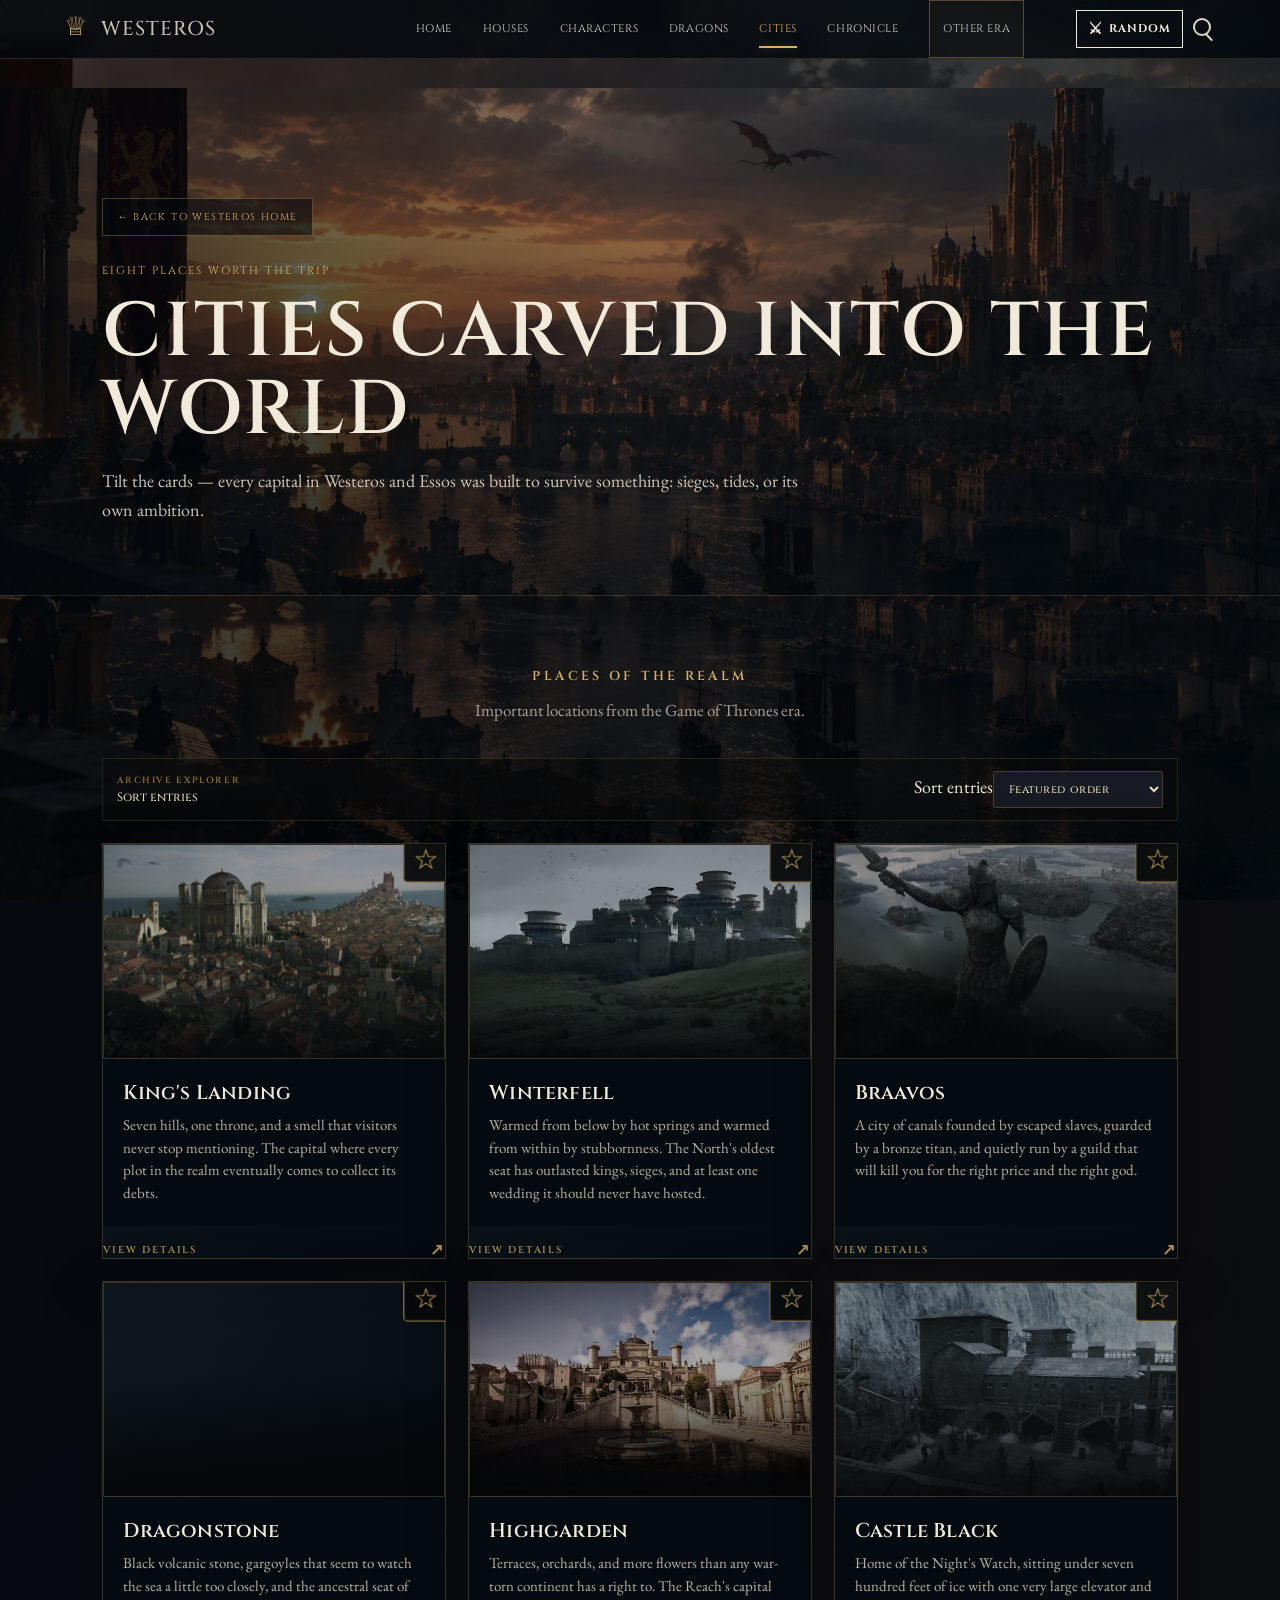
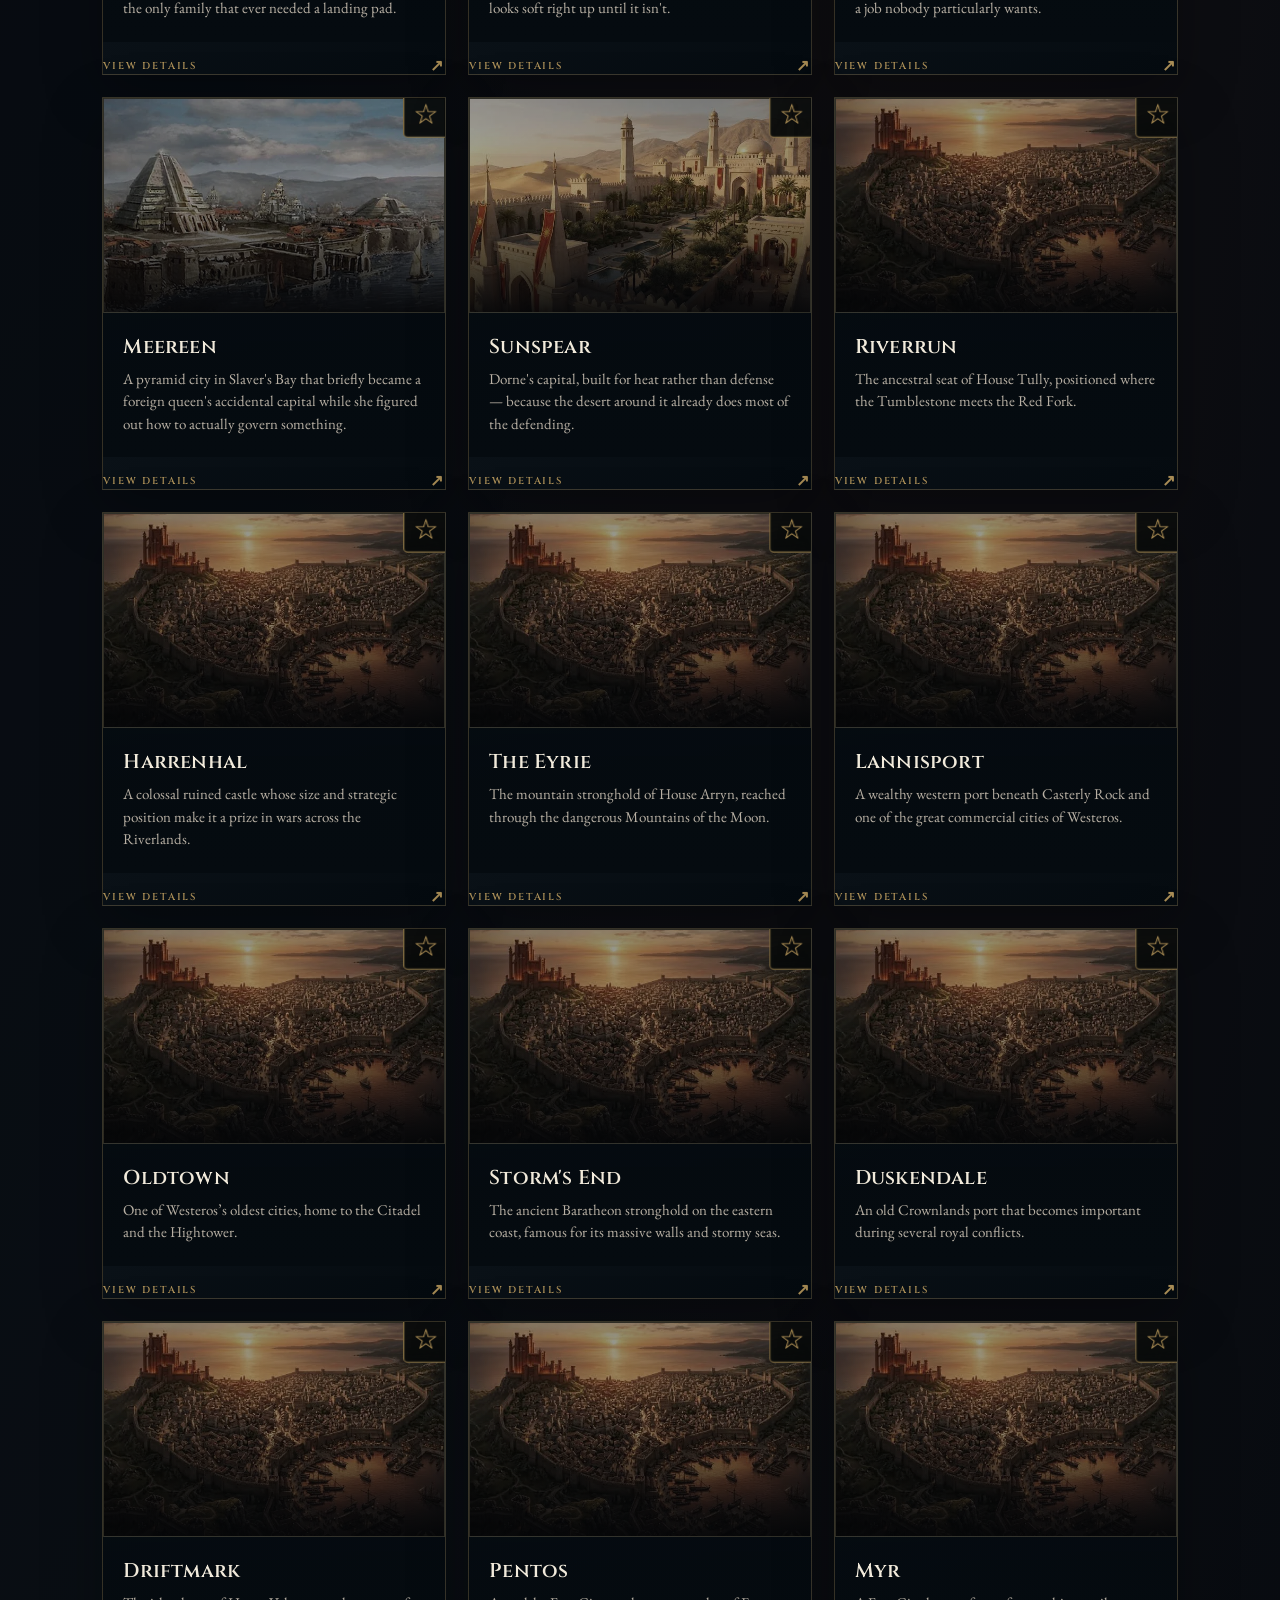
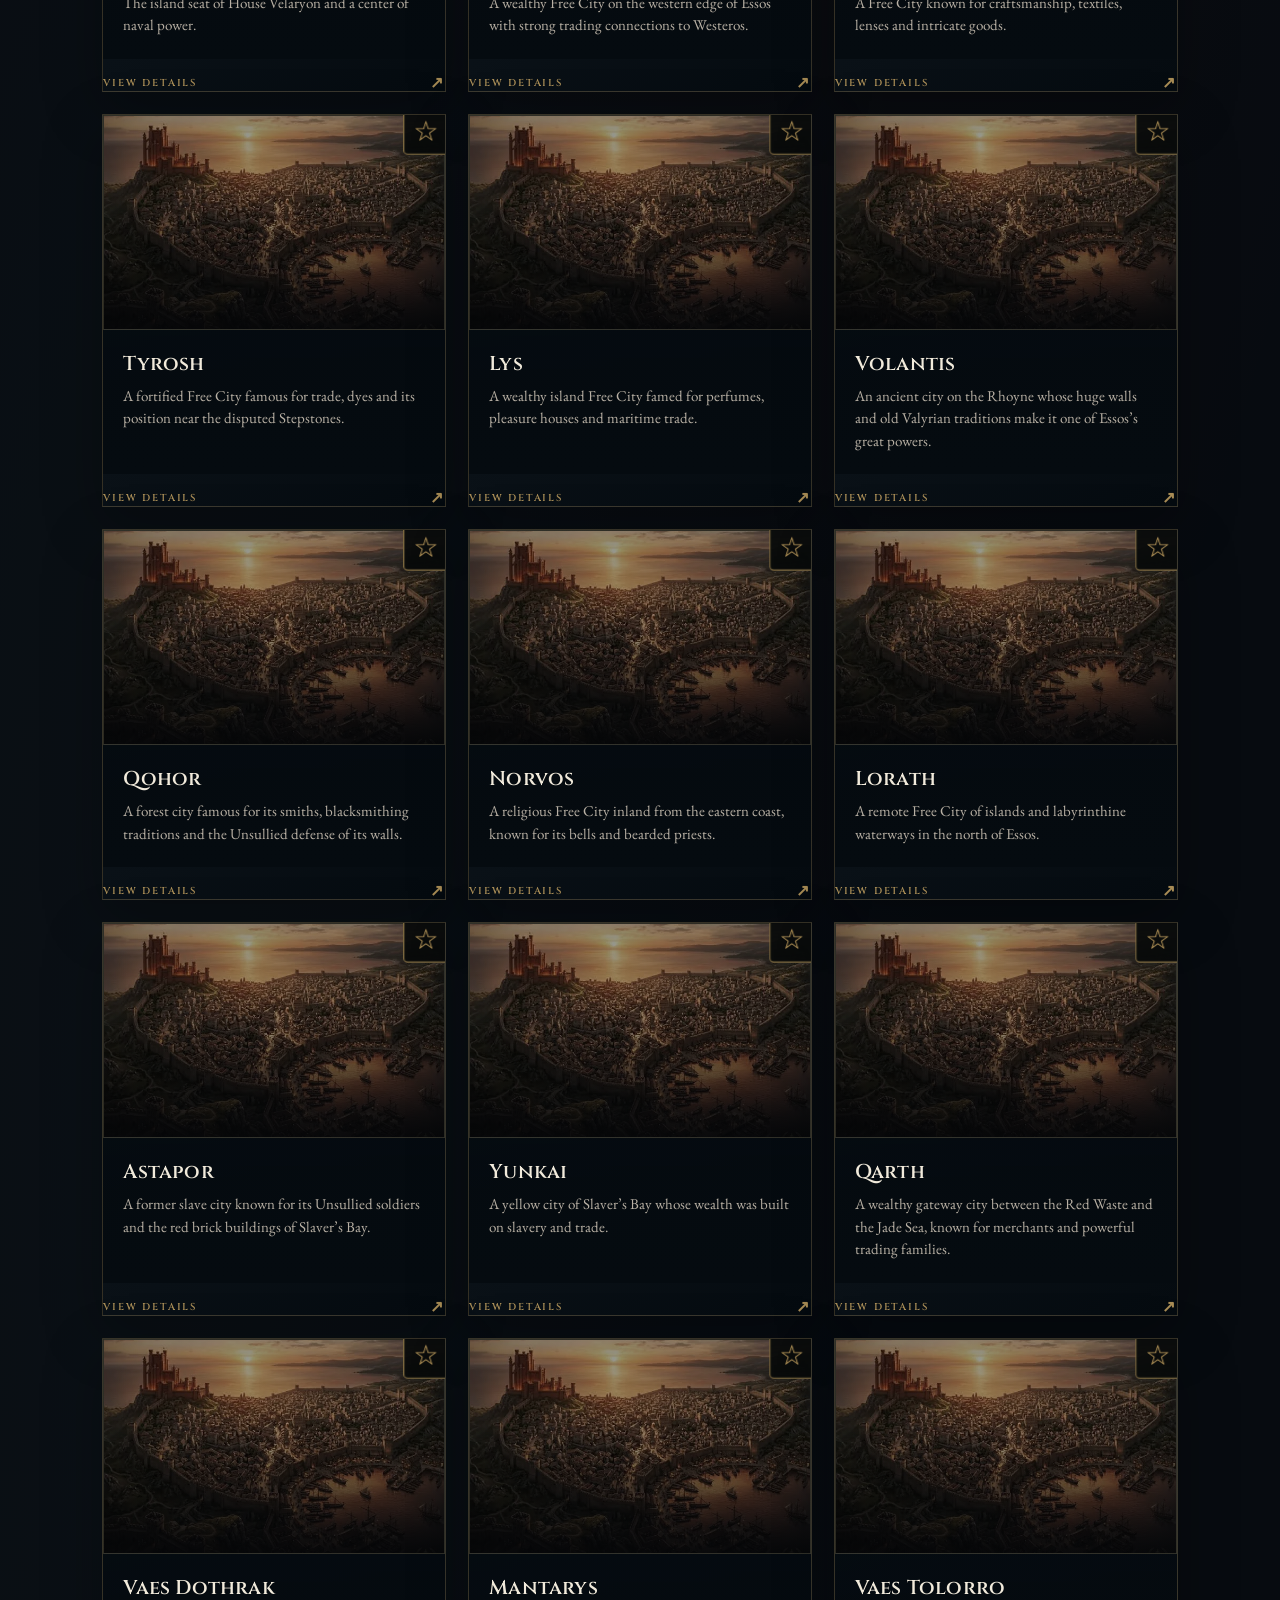
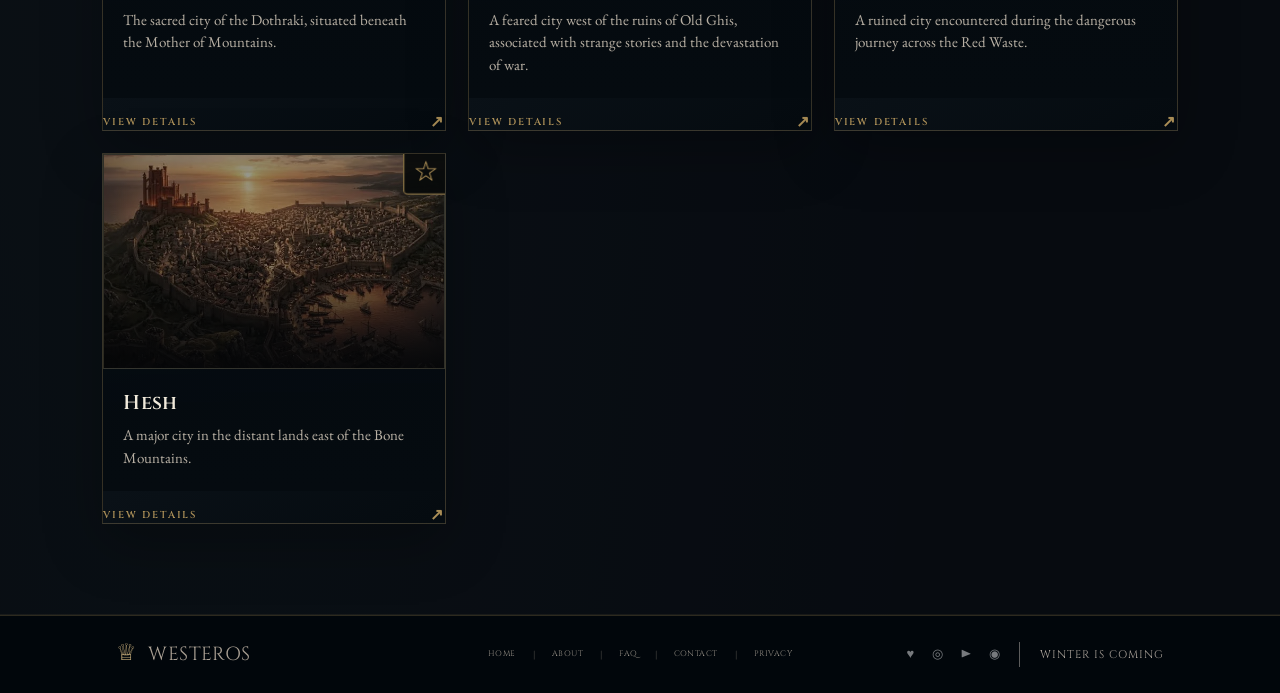
<file: got/cities.html>
<!DOCTYPE html>

<html lang="en">
<head>
<meta charset="utf-8"/>
<meta content="width=device-width, initial-scale=1.0" name="viewport"/>
<title>
   Cities of the Realm — Game of Thrones
  </title>
<link href="https://fonts.googleapis.com" rel="preconnect"/>
<link href="https://fonts.googleapis.com/css2?family=Cinzel:wght@400;600;900&amp;family=EB+Garamond:ital,wght@0,400;0,600;1,400&amp;display=swap" rel="stylesheet"/>
<link href="../css/main.css" rel="stylesheet"/>
<link href="../css/got.css" rel="stylesheet"/>
<meta content="Explore the major cities and strongholds of Westeros, their history, influence and place in the realm." name="description"/><meta content="website" property="og:type"/><meta content="Cities of the Realm — Game of Thrones" property="og:title"/><meta content="Explore the major cities and strongholds of Westeros, their history, influence and place in the realm." property="og:description"/><link href="../assets/favicon.svg" rel="icon" type="image/svg+xml"/></head>
<body class="got-theme westeros-page page-cities">
<a class="skip-link" href="#content-start">Skip to main content</a>
<header class="home-header site-header" data-era="got">
<a aria-label="GOT home" class="home-logo" href="index.html">
<span class="logo-sigil">
     ♕
    </span>
<span>
     WESTEROS
    </span>
</a>
<nav aria-label="Main navigation" class="home-nav">
<a class="" href="index.html">
     HOME
    </a>
<a class="" href="houses.html">
     HOUSES
    </a>
<a class="" href="characters.html">
     CHARACTERS
    </a>
<a class="" href="dragons.html">
     DRAGONS
    </a>
<a class="active" href="cities.html">
     CITIES
    </a>
<a class="" href="chronicle.html">
     CHRONICLE
    </a>
<a class="other-era-link" href="../hotd/cities.html">
     OTHER ERA
    </a>
</nav>
<div class="home-tools">
<button aria-label="Open search" class="home-search-btn" type="button">
<span>
</span>
</button>
<button aria-expanded="false" aria-label="Open navigation menu" class="home-menu-btn" type="button"><span aria-hidden="true"></span><span aria-hidden="true"></span><span aria-hidden="true"></span></button></div>
<nav aria-label="Mobile navigation" class="mobile-home-nav" hidden=""><a class="" href="index.html">
     HOME
    </a><a class="" href="houses.html">
     HOUSES
    </a><a class="" href="characters.html">
     CHARACTERS
    </a><a class="" href="dragons.html">
     DRAGONS
    </a><a class="active" href="cities.html">
     CITIES
    </a><a class="" href="chronicle.html">
     CHRONICLE
    </a><a class="other-era-link" href="../hotd/cities.html">
     OTHER ERA
    </a></nav></header>
<main class="unified-page" id="content-start">
<header class="page-hero unified-hero">
<div aria-label="cities background image" class="page-background-slot">
<span>
      BACKGROUND IMAGE: assets/images/backgrounds/got/cities-bg.webp
     </span>
</div>
<a class="back-home-link" href="../index.html">
     ← BACK TO WESTEROS HOME
    </a>
<p class="kicker">
     eight places worth the trip
    </p>
<h1>
     Cities Carved Into the World
    </h1>
<p class="lede">
     Tilt the cards — every capital in Westeros and Essos was built to survive something: sieges, tides, or its own ambition.
    </p>
</header>
<section class="unified-section">
<div class="section-head">
<h2>
      Places of the Realm
     </h2>
<p>
      Important locations from the Game of Thrones era.
     </p>
</div>
<div class="unified-city-grid" data-city-cards-source="js"></div>
</section>
</main>
<footer class="home-footer site-footer-unified">
<a class="footer-logo" href="index.html">
<span>
     ♕
    </span>
    WESTEROS
   </a>
<div class="footer-links">
<a href="index.html">
     HOME
    </a>
<b>
     |
    </b>
<a href="../about.html">
     ABOUT
    </a>
<b>
     |
    </b>
<a href="../about.html#faq">
     FAQ
    </a>
<b>
     |
    </b>
<a href="../about.html#contact">
     CONTACT
    </a>
<b>
     |
    </b>
<a href="../about.html#privacy">
     PRIVACY
    </a>
</div>
<div class="footer-social">
<span>
     ♥
    </span>
<span>
     ◎
    </span>
<span>
     ▶
    </span>
<span>
     ◉
    </span>
<b>
</b>
<strong>
     WINTER IS COMING
    </strong>
</div>
</footer>
<script src="../data/site-data.js"></script>
<script src="../js/main.js">
</script>
</body>
</html>
</file>
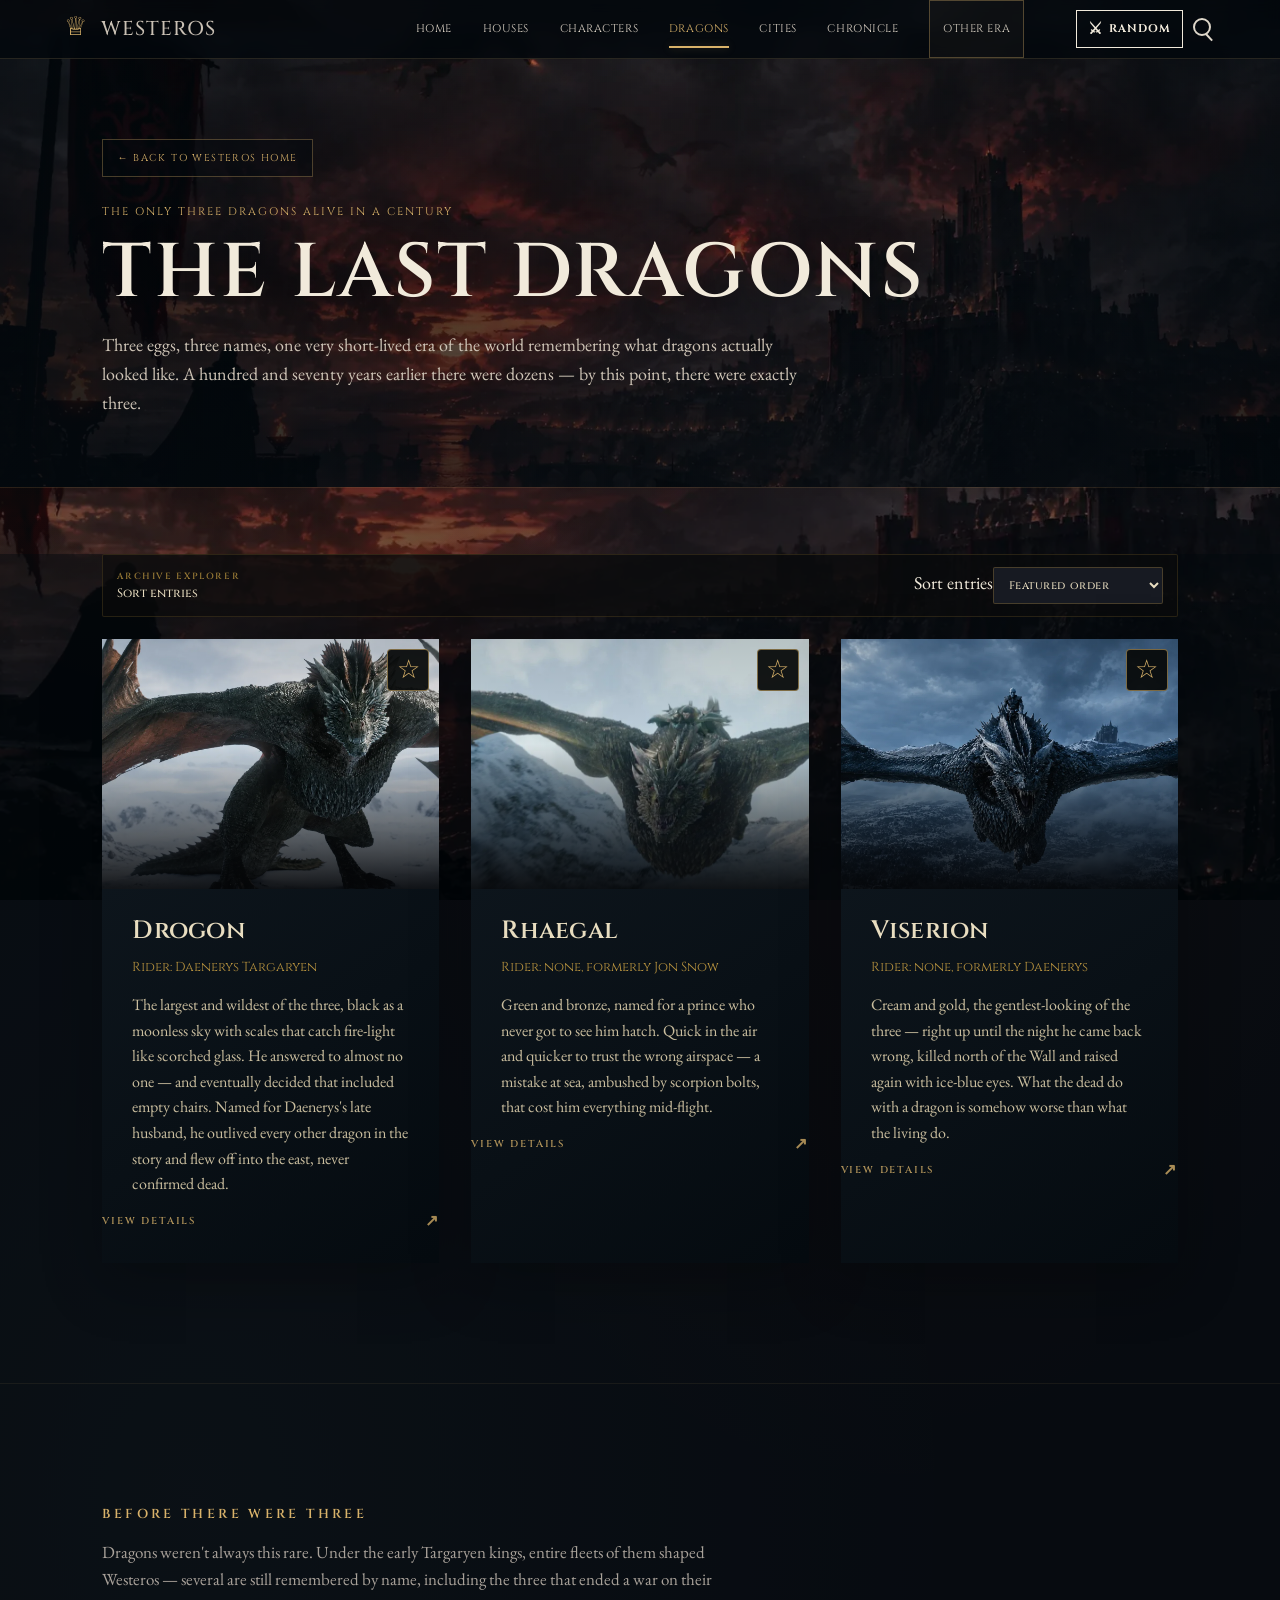
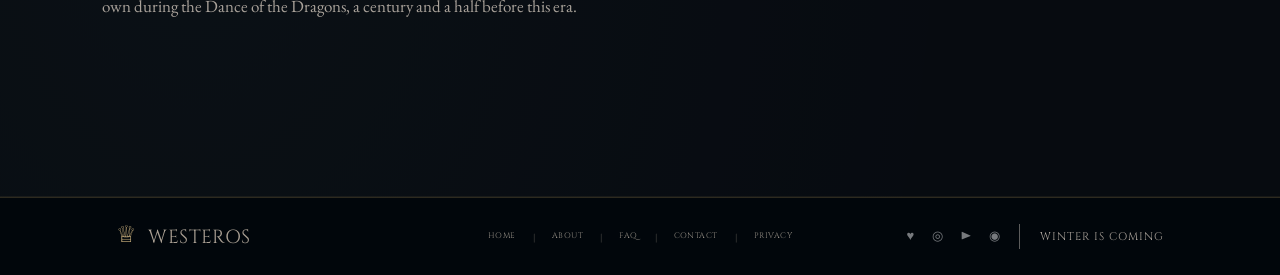
<file: got/dragons.html>
<!DOCTYPE html>

<html lang="en">
<head>
<meta charset="utf-8"/>
<meta content="width=device-width, initial-scale=1.0" name="viewport"/>
<title>
   The Last Dragons — Game of Thrones
  </title>
<link href="https://fonts.googleapis.com" rel="preconnect"/>
<link href="https://fonts.googleapis.com/css2?family=Cinzel:wght@400;600;900&amp;family=EB+Garamond:ital,wght@0,400;0,600;1,400&amp;display=swap" rel="stylesheet"/>
<link href="../css/main.css" rel="stylesheet"/>
<link href="../css/got.css" rel="stylesheet"/>
<meta content="Explore the dragons of Westeros, from the creatures of the Targaryen dynasty to the dragons of the later age." name="description"/><meta content="website" property="og:type"/><meta content="The Last Dragons — Game of Thrones" property="og:title"/><meta content="Explore the dragons of Westeros, from the creatures of the Targaryen dynasty to the dragons of the later age." property="og:description"/><link href="../assets/favicon.svg" rel="icon" type="image/svg+xml"/></head>
<body class="got-theme westeros-page page-dragons">
<a class="skip-link" href="#content-start">Skip to main content</a>
<header class="home-header site-header" data-era="got">
<a aria-label="GOT home" class="home-logo" href="index.html">
<span class="logo-sigil">
     ♕
    </span>
<span>
     WESTEROS
    </span>
</a>
<nav aria-label="Main navigation" class="home-nav">
<a class="" href="index.html">
     HOME
    </a>
<a class="" href="houses.html">
     HOUSES
    </a>
<a class="" href="characters.html">
     CHARACTERS
    </a>
<a class="active" href="dragons.html">
     DRAGONS
    </a>
<a class="" href="cities.html">
     CITIES
    </a>
<a class="" href="chronicle.html">
     CHRONICLE
    </a>
<a class="other-era-link" href="../hotd/dragons.html">
     OTHER ERA
    </a>
</nav>
<div class="home-tools">
<button aria-label="Open search" class="home-search-btn" type="button">
<span>
</span>
</button>
<button aria-expanded="false" aria-label="Open navigation menu" class="home-menu-btn" type="button"><span aria-hidden="true"></span><span aria-hidden="true"></span><span aria-hidden="true"></span></button></div>
<nav aria-label="Mobile navigation" class="mobile-home-nav" hidden=""><a class="" href="index.html">
     HOME
    </a><a class="" href="houses.html">
     HOUSES
    </a><a class="" href="characters.html">
     CHARACTERS
    </a><a class="active" href="dragons.html">
     DRAGONS
    </a><a class="" href="cities.html">
     CITIES
    </a><a class="" href="chronicle.html">
     CHRONICLE
    </a><a class="other-era-link" href="../hotd/dragons.html">
     OTHER ERA
    </a></nav></header>
<header class="page-hero">
<div aria-label="dragons background image" class="page-background-slot">
<span>
     BACKGROUND IMAGE: assets/images/backgrounds/got/dragons-bg.webp
    </span>
</div>
<a class="back-home-link" href="../index.html">
    ← BACK TO WESTEROS HOME
   </a>
<p class="kicker">
    the only three dragons alive in a century
   </p>
<h1>
    The Last Dragons
   </h1>
<p class="lede">
    Three eggs, three names, one very short-lived era of the world remembering what dragons actually looked like. A hundred and seventy years earlier there were dozens — by this point, there were exactly three.
   </p>
</header>
<div class="search-panel archive-filters" data-filter-group="dragon">
<button class="filter-btn active" data-filter="all" type="button">All</button>
<button class="filter-btn" data-filter="black" type="button">Black</button>
<button class="filter-btn" data-filter="green" type="button">Green</button>
<button class="filter-btn" data-filter="cream" type="button">Cream</button>
<span class="filter-count" data-filter-count=""></span>
</div>
<section class="dragons-page" id="content-start" style="padding-top:0;">
<div class="dragon-row" id="got-dragon-grid"></div>
</section>
<section>
<div class="section-head">
<h2>
     Before there were three
    </h2>
<p>
     Dragons weren't always this rare. Under the early Targaryen kings, entire fleets of them shaped Westeros — several are still remembered by name, including the three that ended a war on their own during the Dance of the Dragons, a century and a half before this era.
    </p>
</div>
</section>
<footer class="home-footer site-footer-unified">
<a class="footer-logo" href="index.html">
<span>
     ♕
    </span>
    WESTEROS
   </a>
<div class="footer-links">
<a href="index.html">
     HOME
    </a>
<b>
     |
    </b>
<a href="../about.html">
     ABOUT
    </a>
<b>
     |
    </b>
<a href="../about.html#faq">
     FAQ
    </a>
<b>
     |
    </b>
<a href="../about.html#contact">
     CONTACT
    </a>
<b>
     |
    </b>
<a href="../about.html#privacy">
     PRIVACY
    </a>
</div>
<div class="footer-social">
<span>
     ♥
    </span>
<span>
     ◎
    </span>
<span>
     ▶
    </span>
<span>
     ◉
    </span>
<b>
</b>
<strong>
     WINTER IS COMING
    </strong>
</div>
</footer>
<script src="../data/site-data.js"></script>
<script src="../js/main.js">
</script>
</body>
</html>
</file>
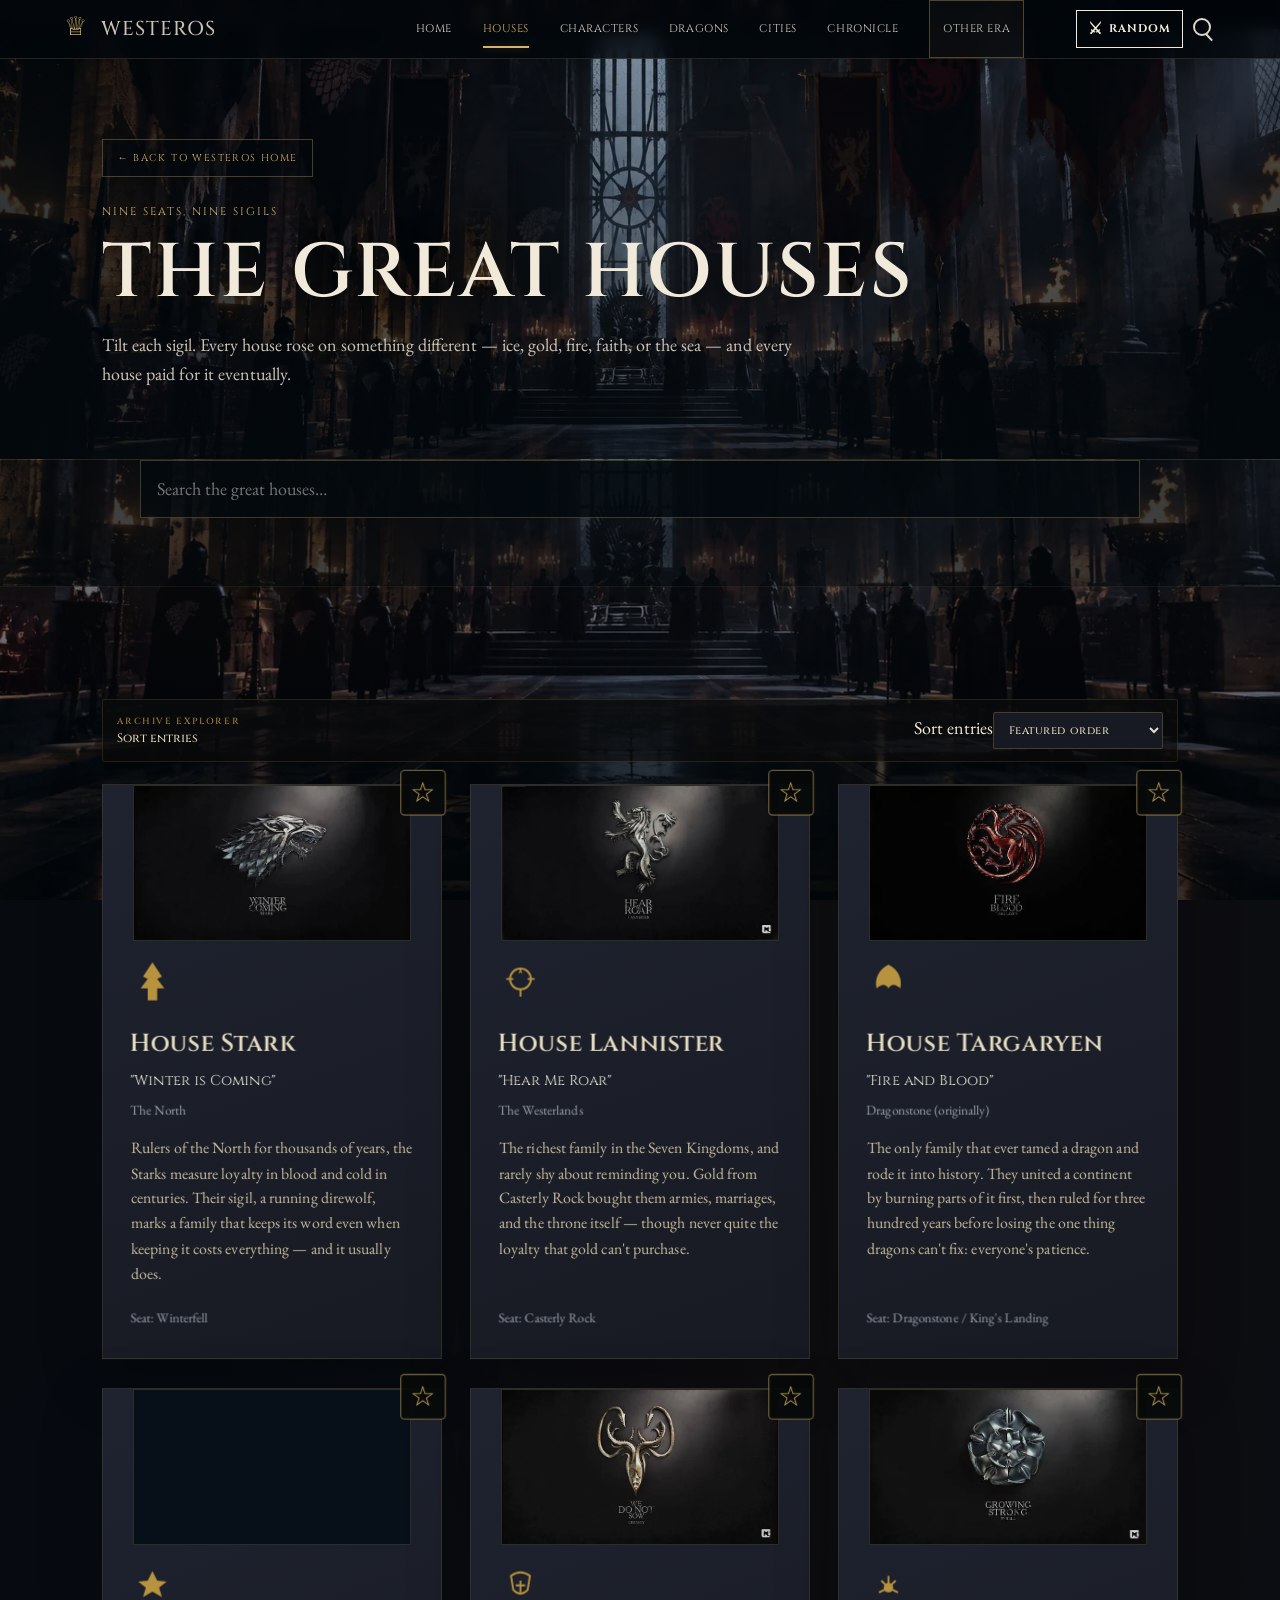
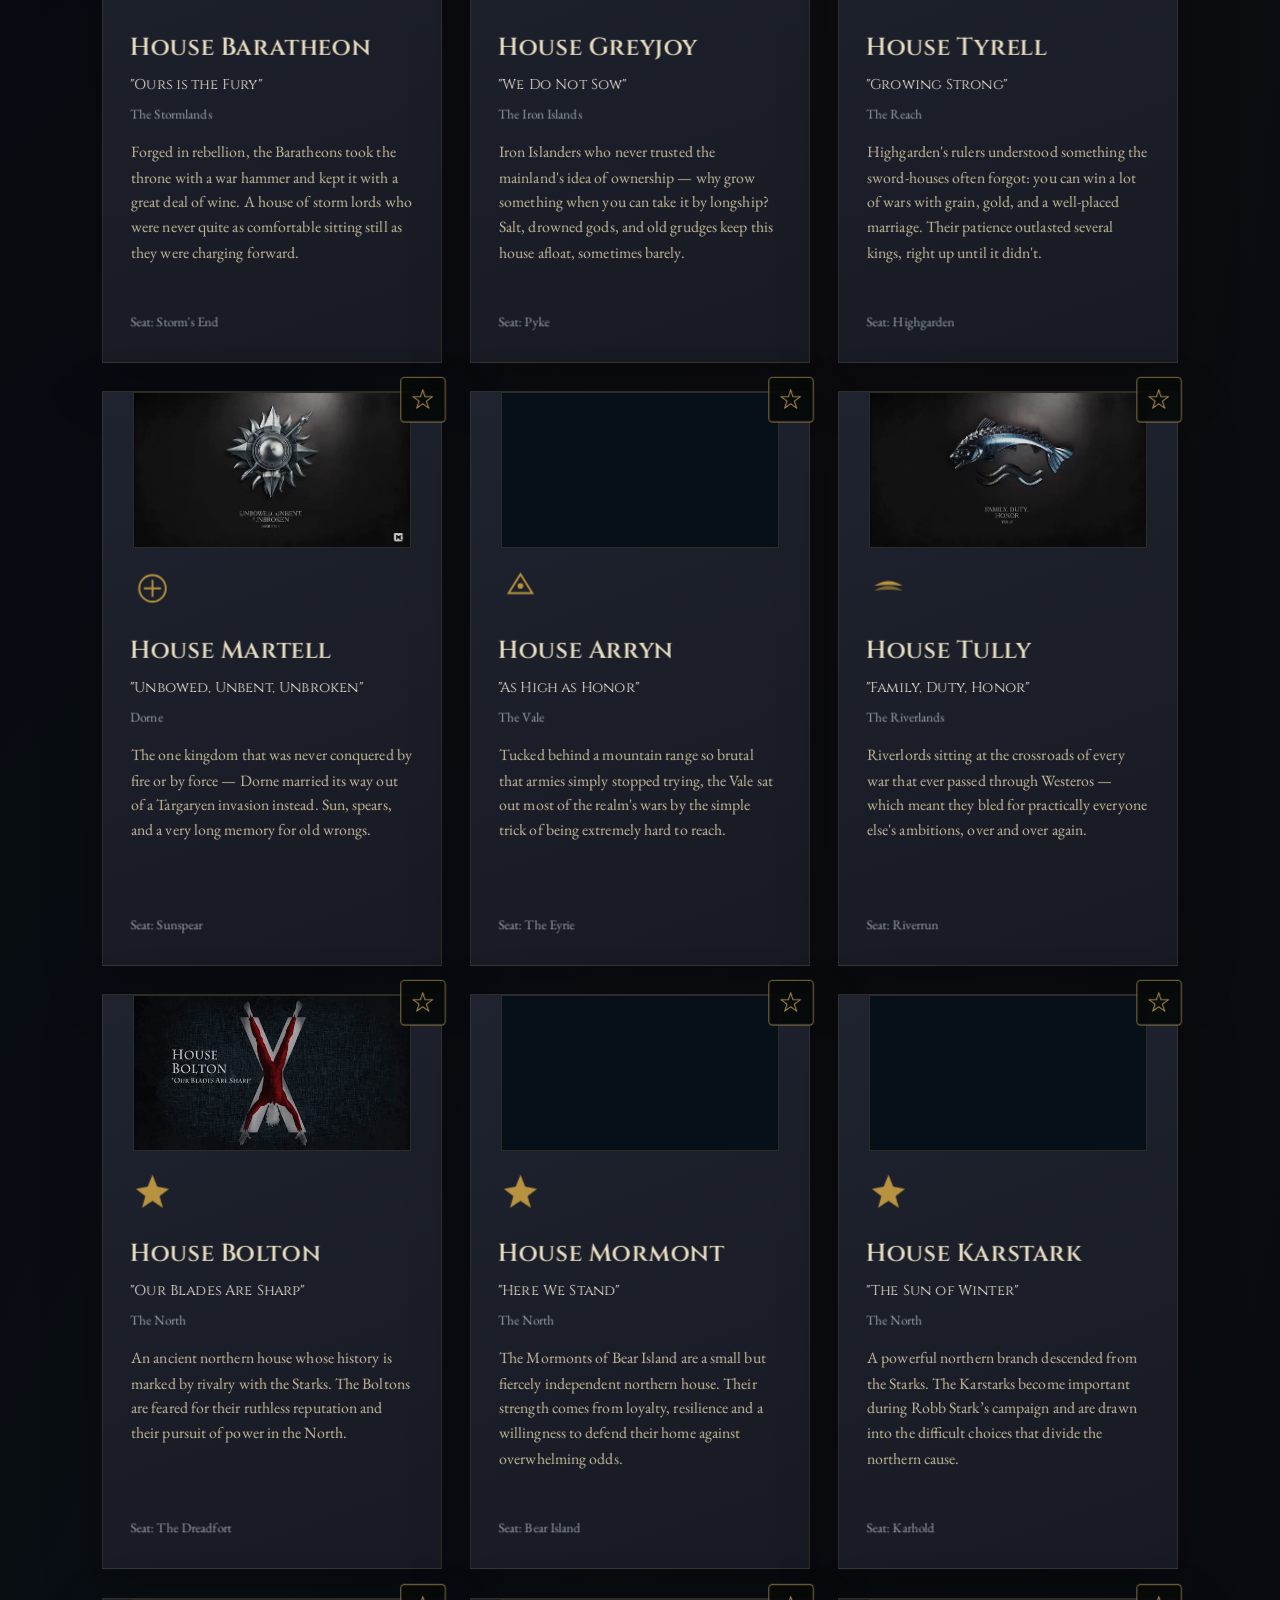
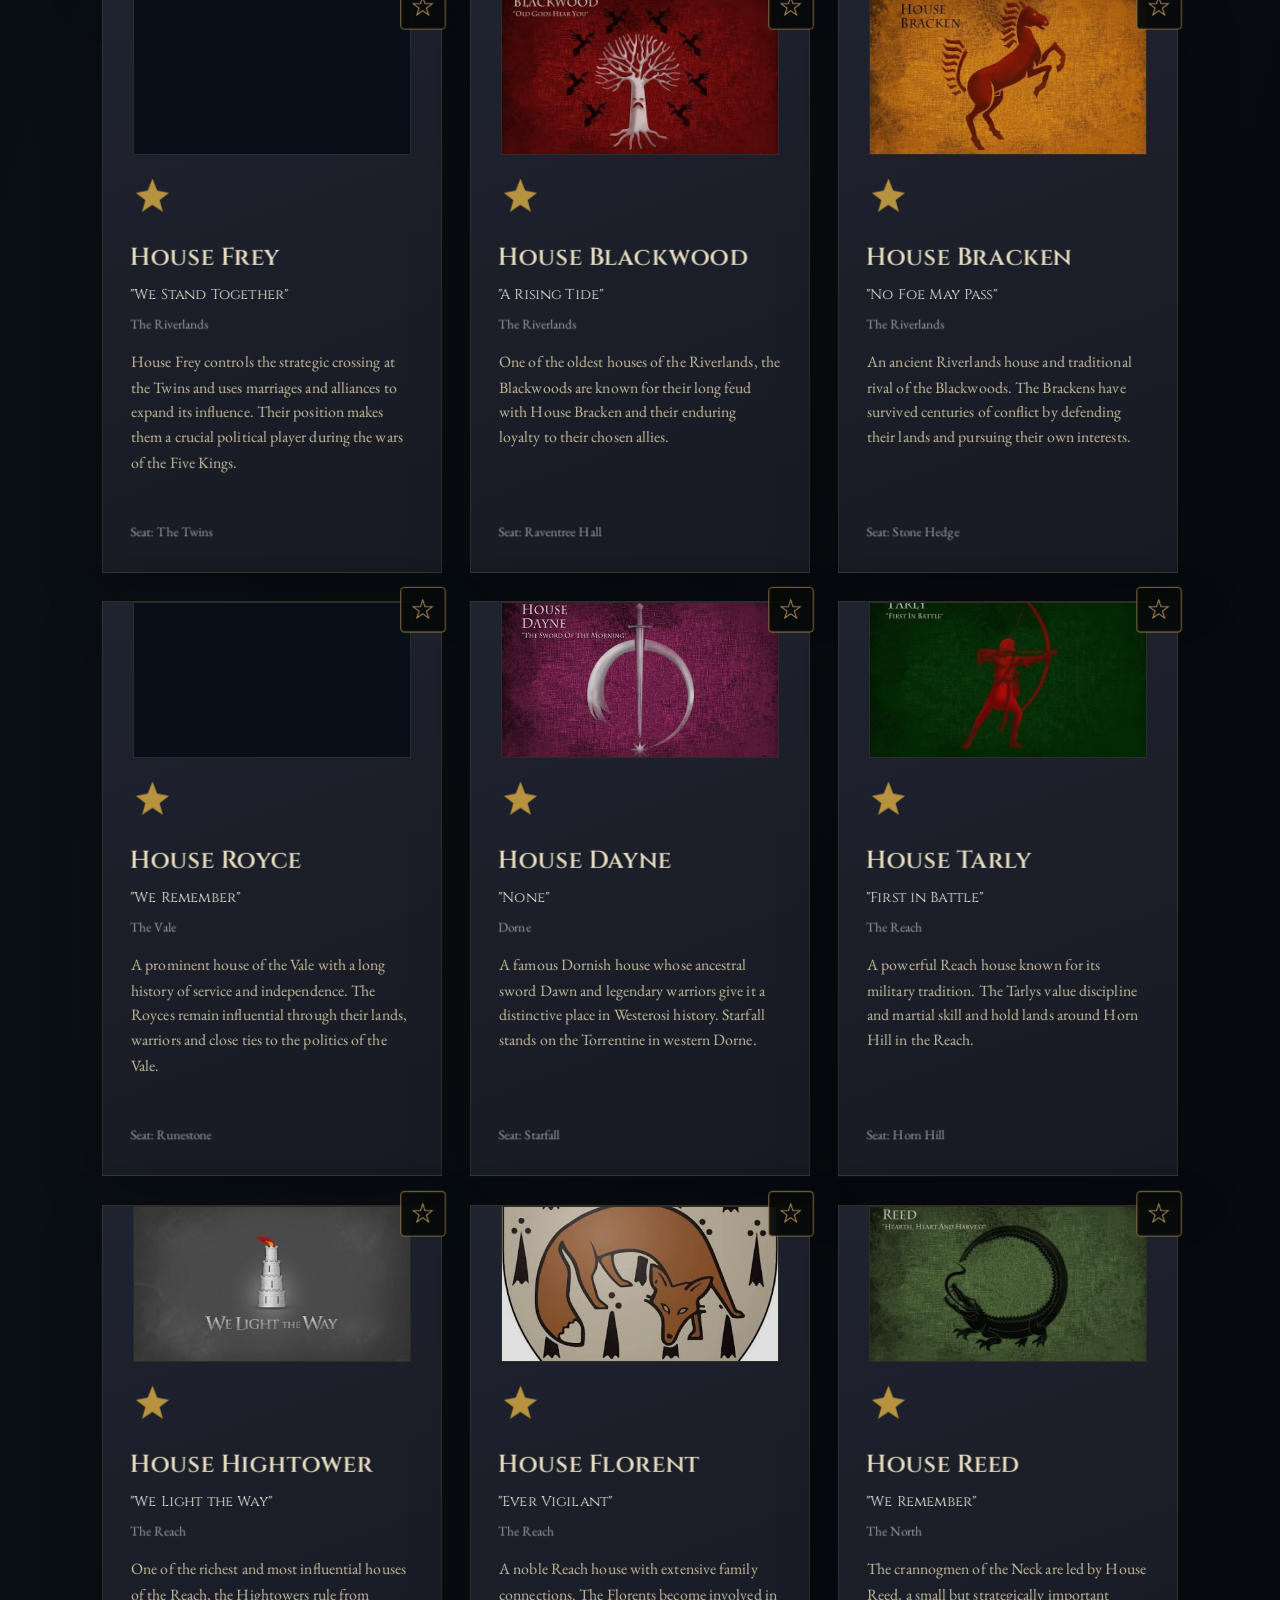
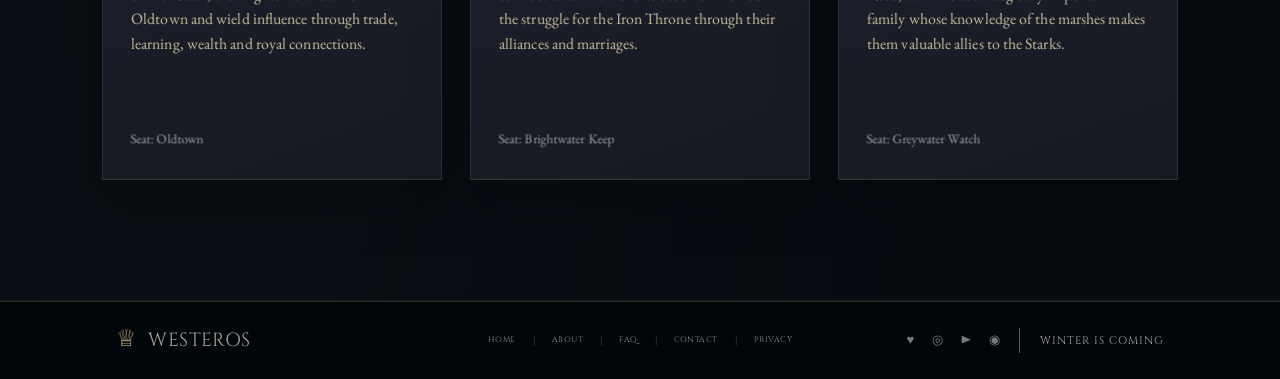
<file: got/houses.html>
<!DOCTYPE html>

<html lang="en">
<head>
<meta charset="utf-8"/>
<meta content="width=device-width, initial-scale=1.0" name="viewport"/>
<title>
   The Great Houses — Game of Thrones
  </title>
<link href="https://fonts.googleapis.com" rel="preconnect"/>
<link href="https://fonts.googleapis.com/css2?family=Cinzel:wght@400;600;900&amp;family=EB+Garamond:ital,wght@0,400;0,600;1,400&amp;display=swap" rel="stylesheet"/>
<link href="../css/main.css" rel="stylesheet"/>
<link href="../css/got.css" rel="stylesheet"/>
<meta content="Explore the great houses of Westeros, their seats, identities and role in the political history of the realm." name="description"/><meta content="website" property="og:type"/><meta content="The Great Houses — Game of Thrones" property="og:title"/><meta content="Explore the great houses of Westeros, their seats, identities and role in the political history of the realm." property="og:description"/><link href="../assets/favicon.svg" rel="icon" type="image/svg+xml"/></head>
<body class="got-theme westeros-page page-houses">
<a class="skip-link" href="#content-start">Skip to main content</a>
<header class="home-header site-header" data-era="got">
<a aria-label="GOT home" class="home-logo" href="index.html">
<span class="logo-sigil">
     ♕
    </span>
<span>
     WESTEROS
    </span>
</a>
<nav aria-label="Main navigation" class="home-nav">
<a class="" href="index.html">
     HOME
    </a>
<a class="active" href="houses.html">
     HOUSES
    </a>
<a class="" href="characters.html">
     CHARACTERS
    </a>
<a class="" href="dragons.html">
     DRAGONS
    </a>
<a class="" href="cities.html">
     CITIES
    </a>
<a class="" href="chronicle.html">
     CHRONICLE
    </a>
<a class="other-era-link" href="../hotd/houses.html">
     OTHER ERA
    </a>
</nav>
<div class="home-tools">
<button aria-label="Open search" class="home-search-btn" type="button">
<span>
</span>
</button>
<button aria-expanded="false" aria-label="Open navigation menu" class="home-menu-btn" type="button"><span aria-hidden="true"></span><span aria-hidden="true"></span><span aria-hidden="true"></span></button></div>
<nav aria-label="Mobile navigation" class="mobile-home-nav" hidden=""><a class="" href="index.html">
     HOME
    </a><a class="active" href="houses.html">
     HOUSES
    </a><a class="" href="characters.html">
     CHARACTERS
    </a><a class="" href="dragons.html">
     DRAGONS
    </a><a class="" href="cities.html">
     CITIES
    </a><a class="" href="chronicle.html">
     CHRONICLE
    </a><a class="other-era-link" href="../hotd/houses.html">
     OTHER ERA
    </a></nav></header>
<header class="page-hero">
<div aria-label="houses background image" class="page-background-slot">
<span>
     BACKGROUND IMAGE: assets/images/backgrounds/got/houses-bg.webp
    </span>
</div>
<a class="back-home-link" href="../index.html">
    ← BACK TO WESTEROS HOME
   </a>
<p class="kicker">
    nine seats, nine sigils
   </p>
<h1>
    The Great Houses
   </h1>
<p class="lede">
    Tilt each sigil. Every house rose on something different — ice, gold, fire, faith, or the sea — and every house paid for it eventually.
   </p>
</header>
<section id="content-start" style="padding-top:0; padding-bottom:40px;">
<div class="search-panel">
<input aria-label="Search the great houses…" class="search-input" data-search="" placeholder="Search the great houses…" type="search"/>
</div>
<div class="filter-empty">
    No matching entries found.
   </div>
</section>
<div class="search-panel archive-filters" data-filter-group="house">
<button class="filter-btn active" data-filter="all" type="button">All</button>
<button class="filter-btn" data-filter="north" type="button">North</button>
<button class="filter-btn" data-filter="westerlands" type="button">Westerlands</button>
<button class="filter-btn" data-filter="crownlands" type="button">Crownlands</button>
<button class="filter-btn" data-filter="reach" type="button">Reach</button>
<button class="filter-btn" data-filter="riverlands" type="button">Riverlands</button>
<button class="filter-btn" data-filter="vale" type="button">Vale</button>
<button class="filter-btn" data-filter="stormlands" type="button">Stormlands</button>
<button class="filter-btn" data-filter="iron-islands" type="button">Iron Islands</button>
<button class="filter-btn" data-filter="dorne" type="button">Dorne</button>
<span class="filter-count" data-filter-count=""></span>
</div>
<section style="padding-top:0;">
<div class="house-grid"></div>
</section>
<footer class="home-footer site-footer-unified">
<a class="footer-logo" href="index.html">
<span>
     ♕
    </span>
    WESTEROS
   </a>
<div class="footer-links">
<a href="index.html">
     HOME
    </a>
<b>
     |
    </b>
<a href="../about.html">
     ABOUT
    </a>
<b>
     |
    </b>
<a href="../about.html#faq">
     FAQ
    </a>
<b>
     |
    </b>
<a href="../about.html#contact">
     CONTACT
    </a>
<b>
     |
    </b>
<a href="../about.html#privacy">
     PRIVACY
    </a>
</div>
<div class="footer-social">
<span>
     ♥
    </span>
<span>
     ◎
    </span>
<span>
     ▶
    </span>
<span>
     ◉
    </span>
<b>
</b>
<strong>
     WINTER IS COMING
    </strong>
</div>
</footer>
<script src="../data/site-data.js"></script>
<script src="../js/main.js">
</script>
</body>
</html>
</file>
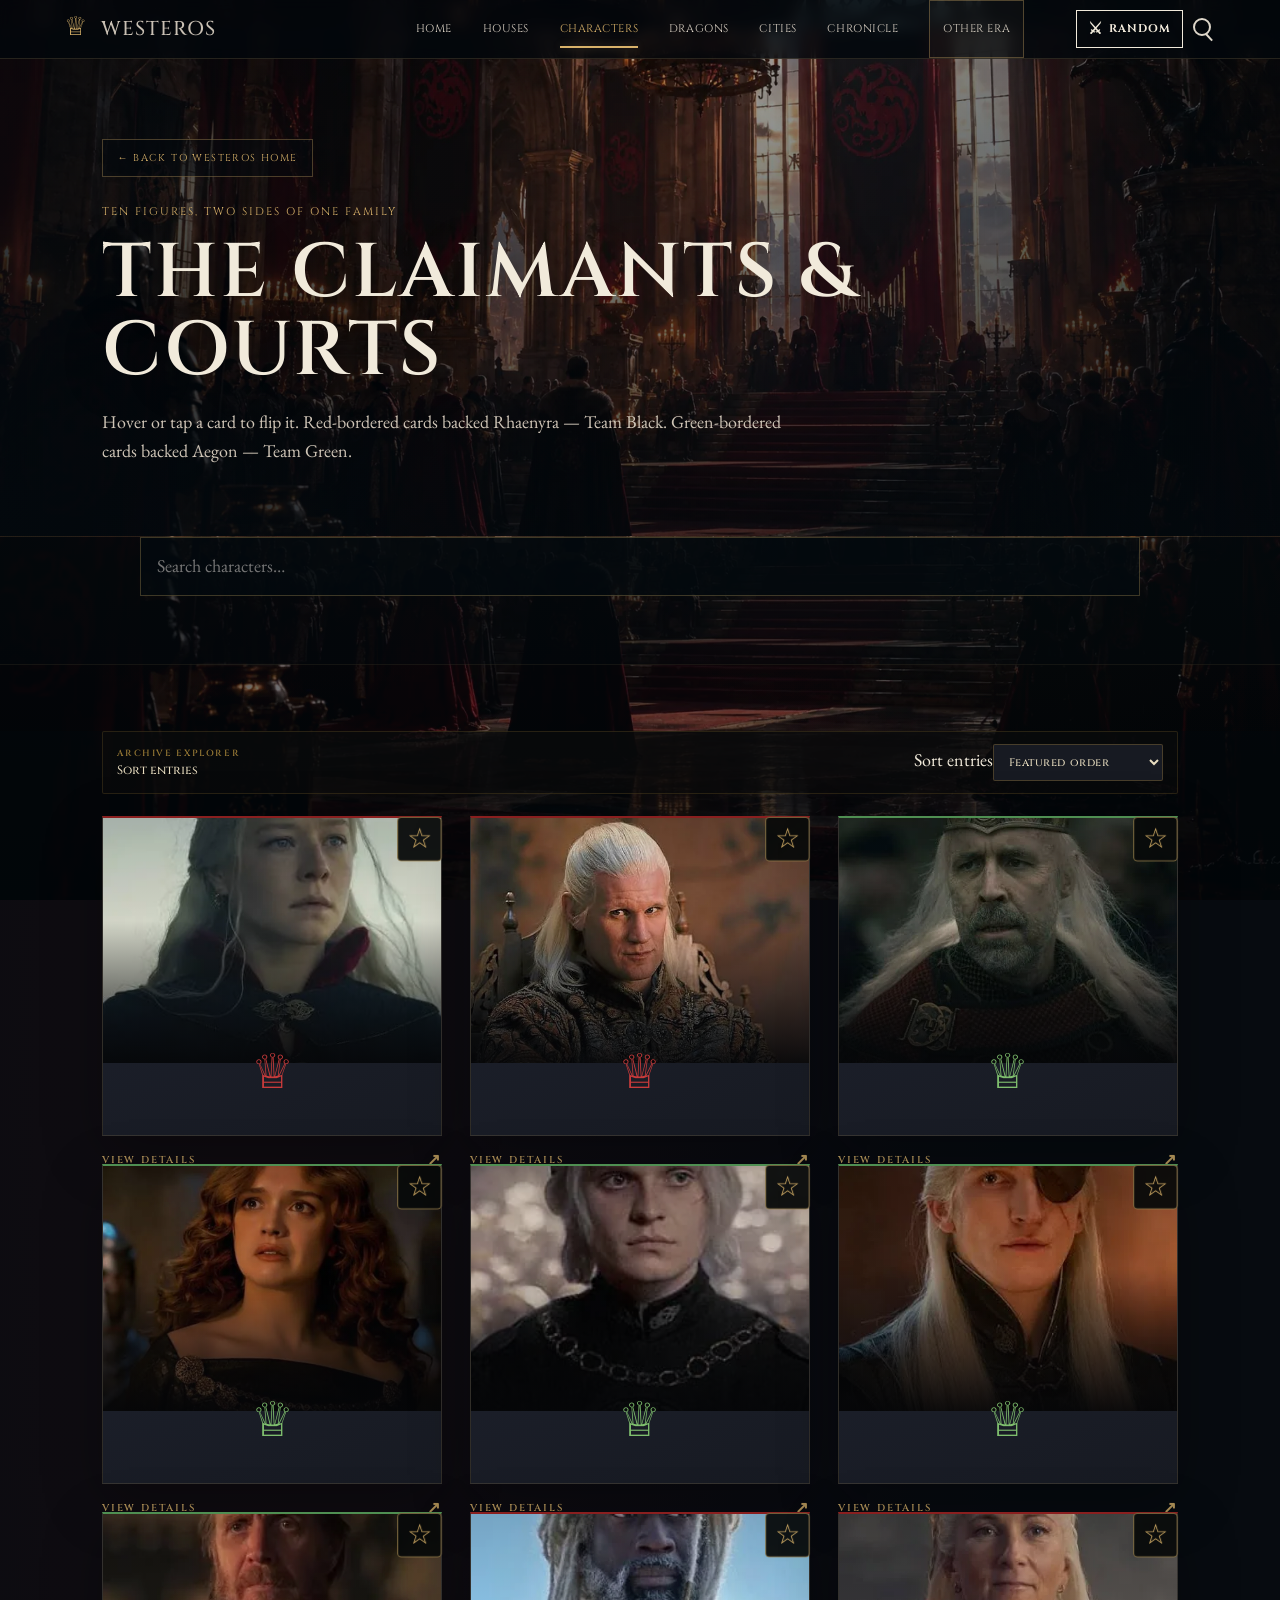
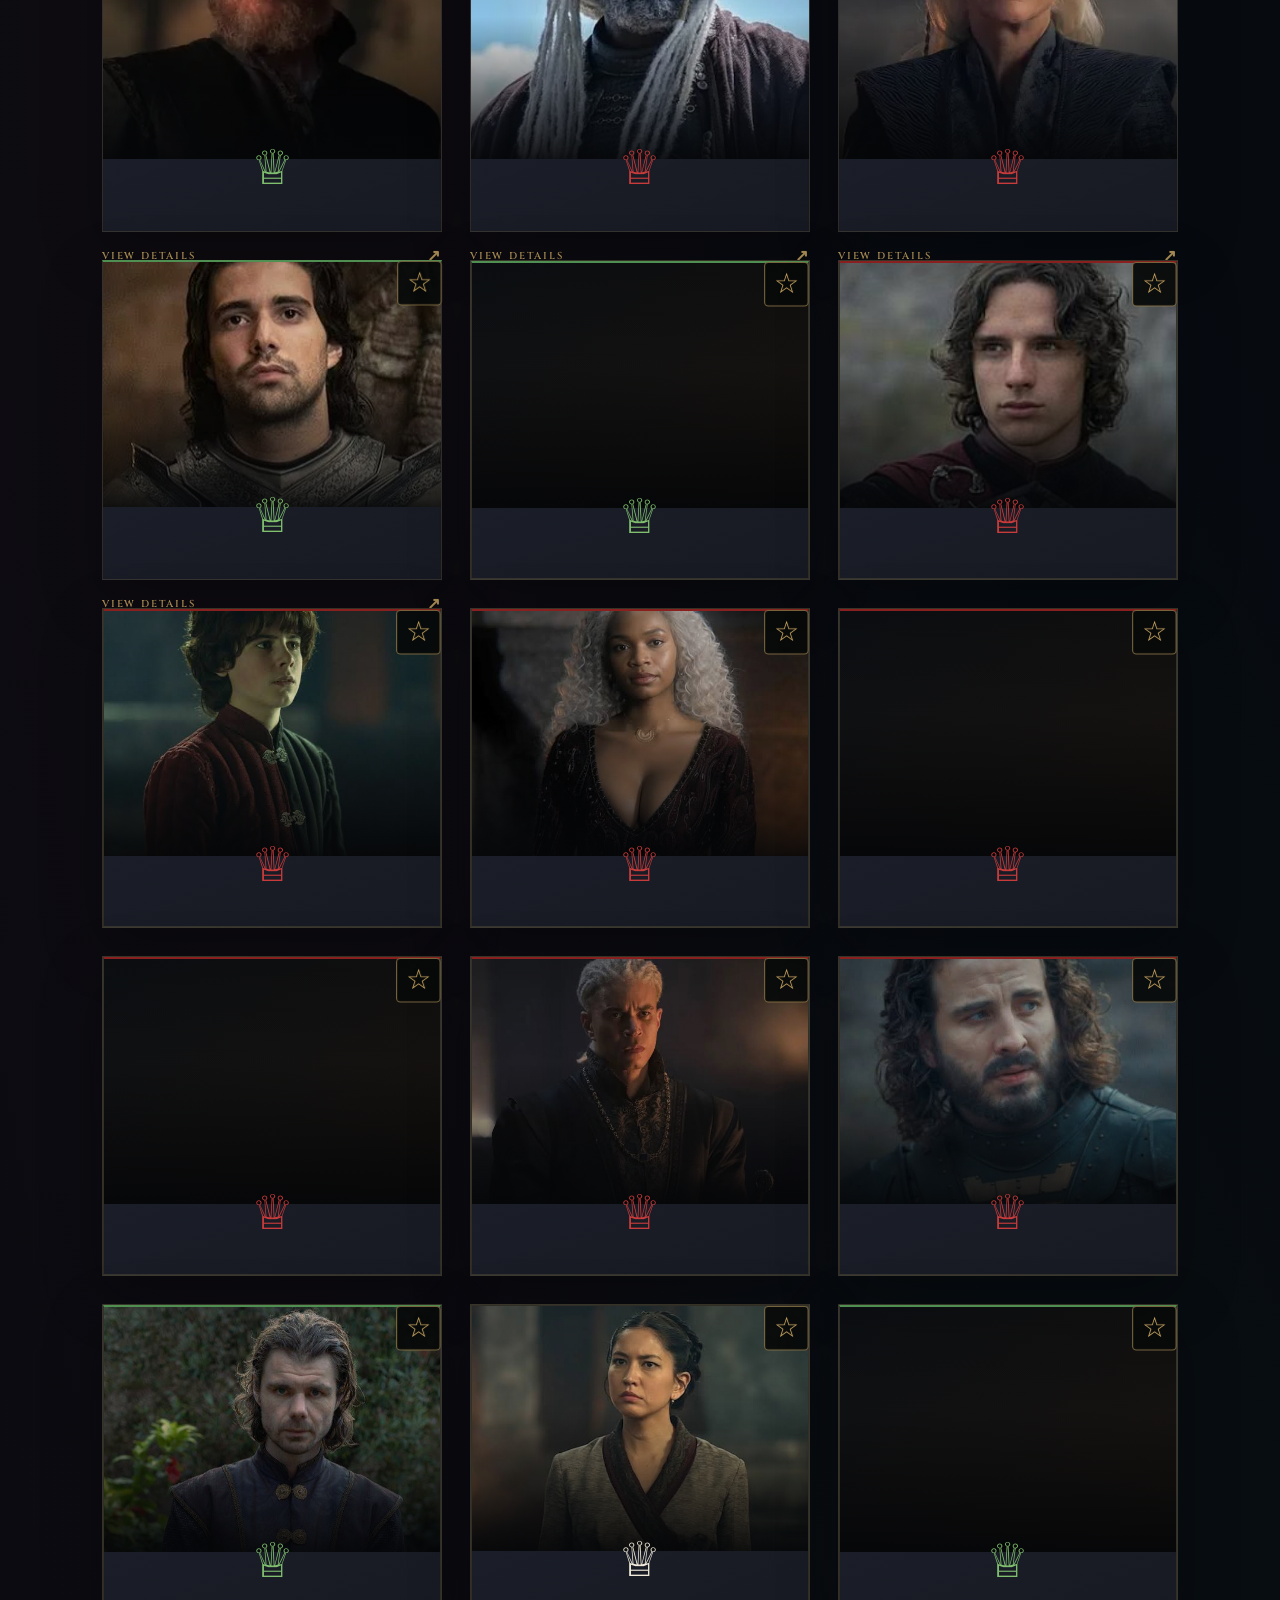
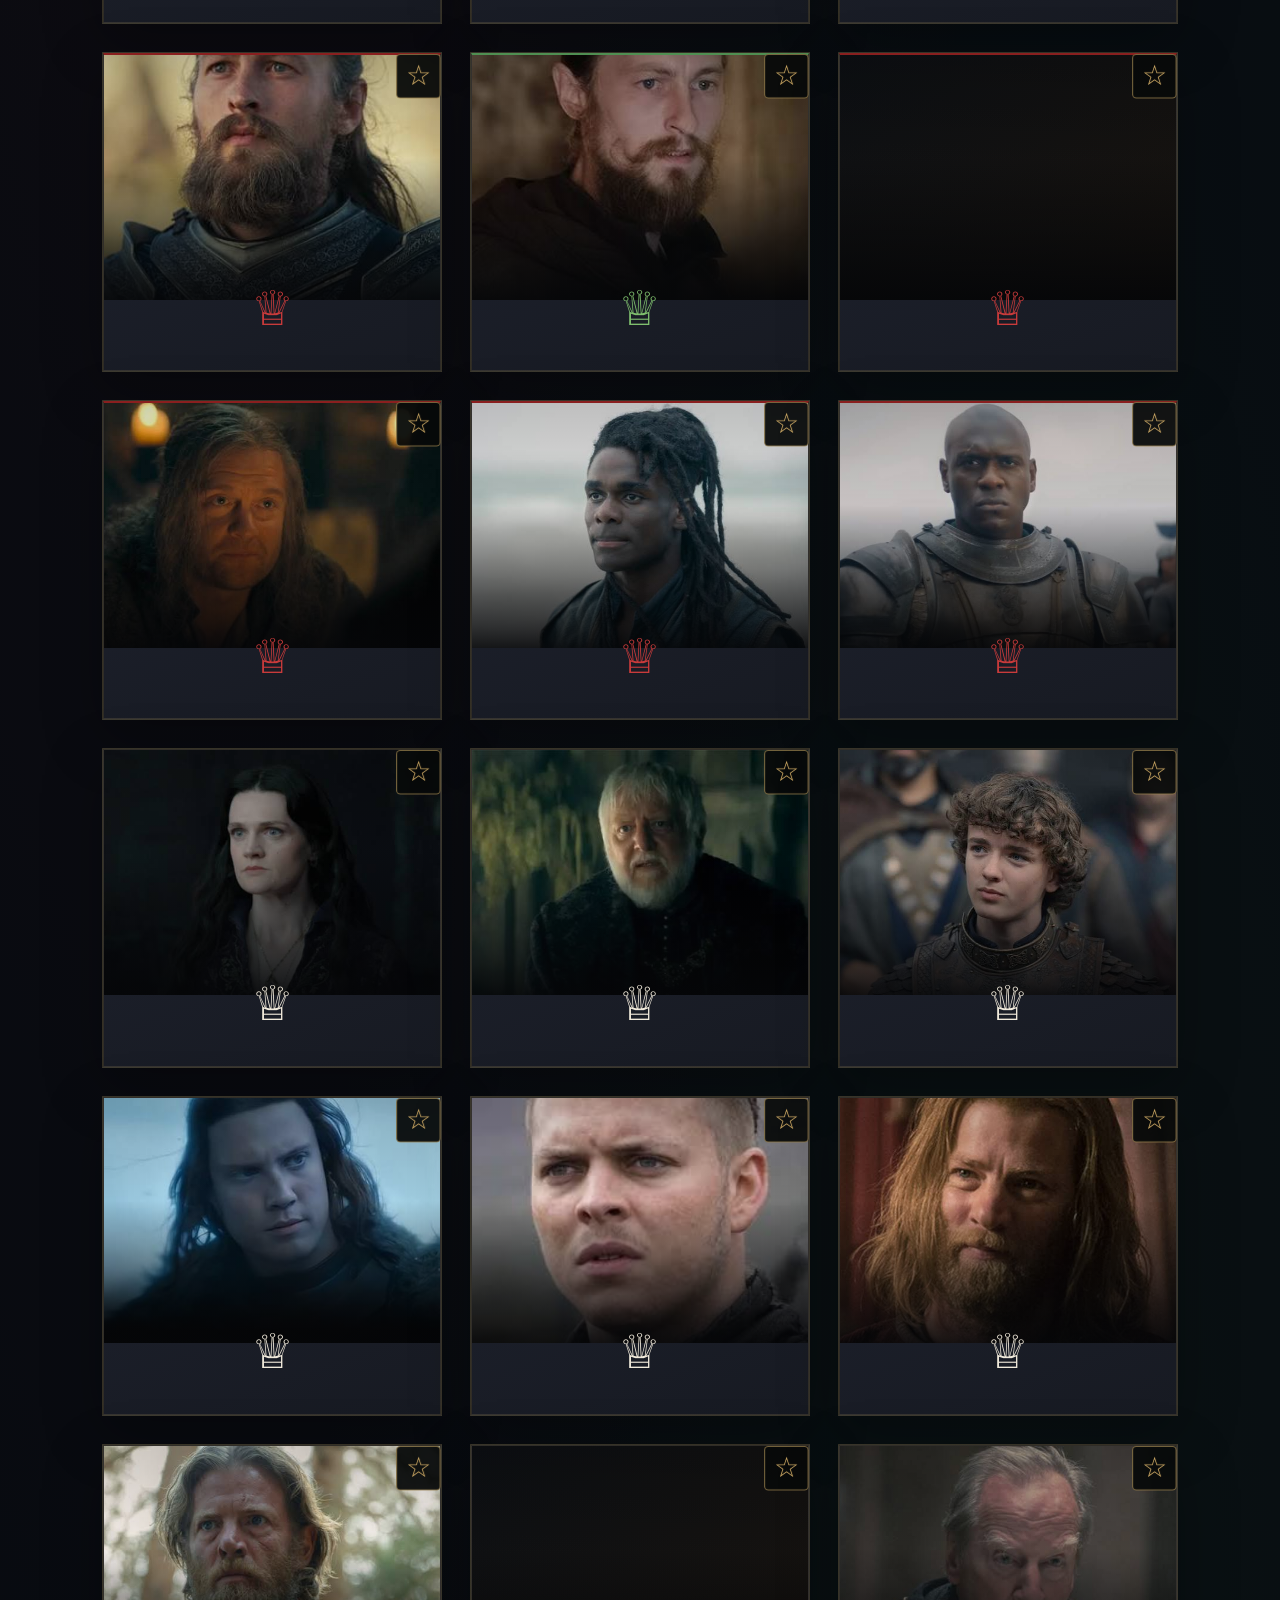
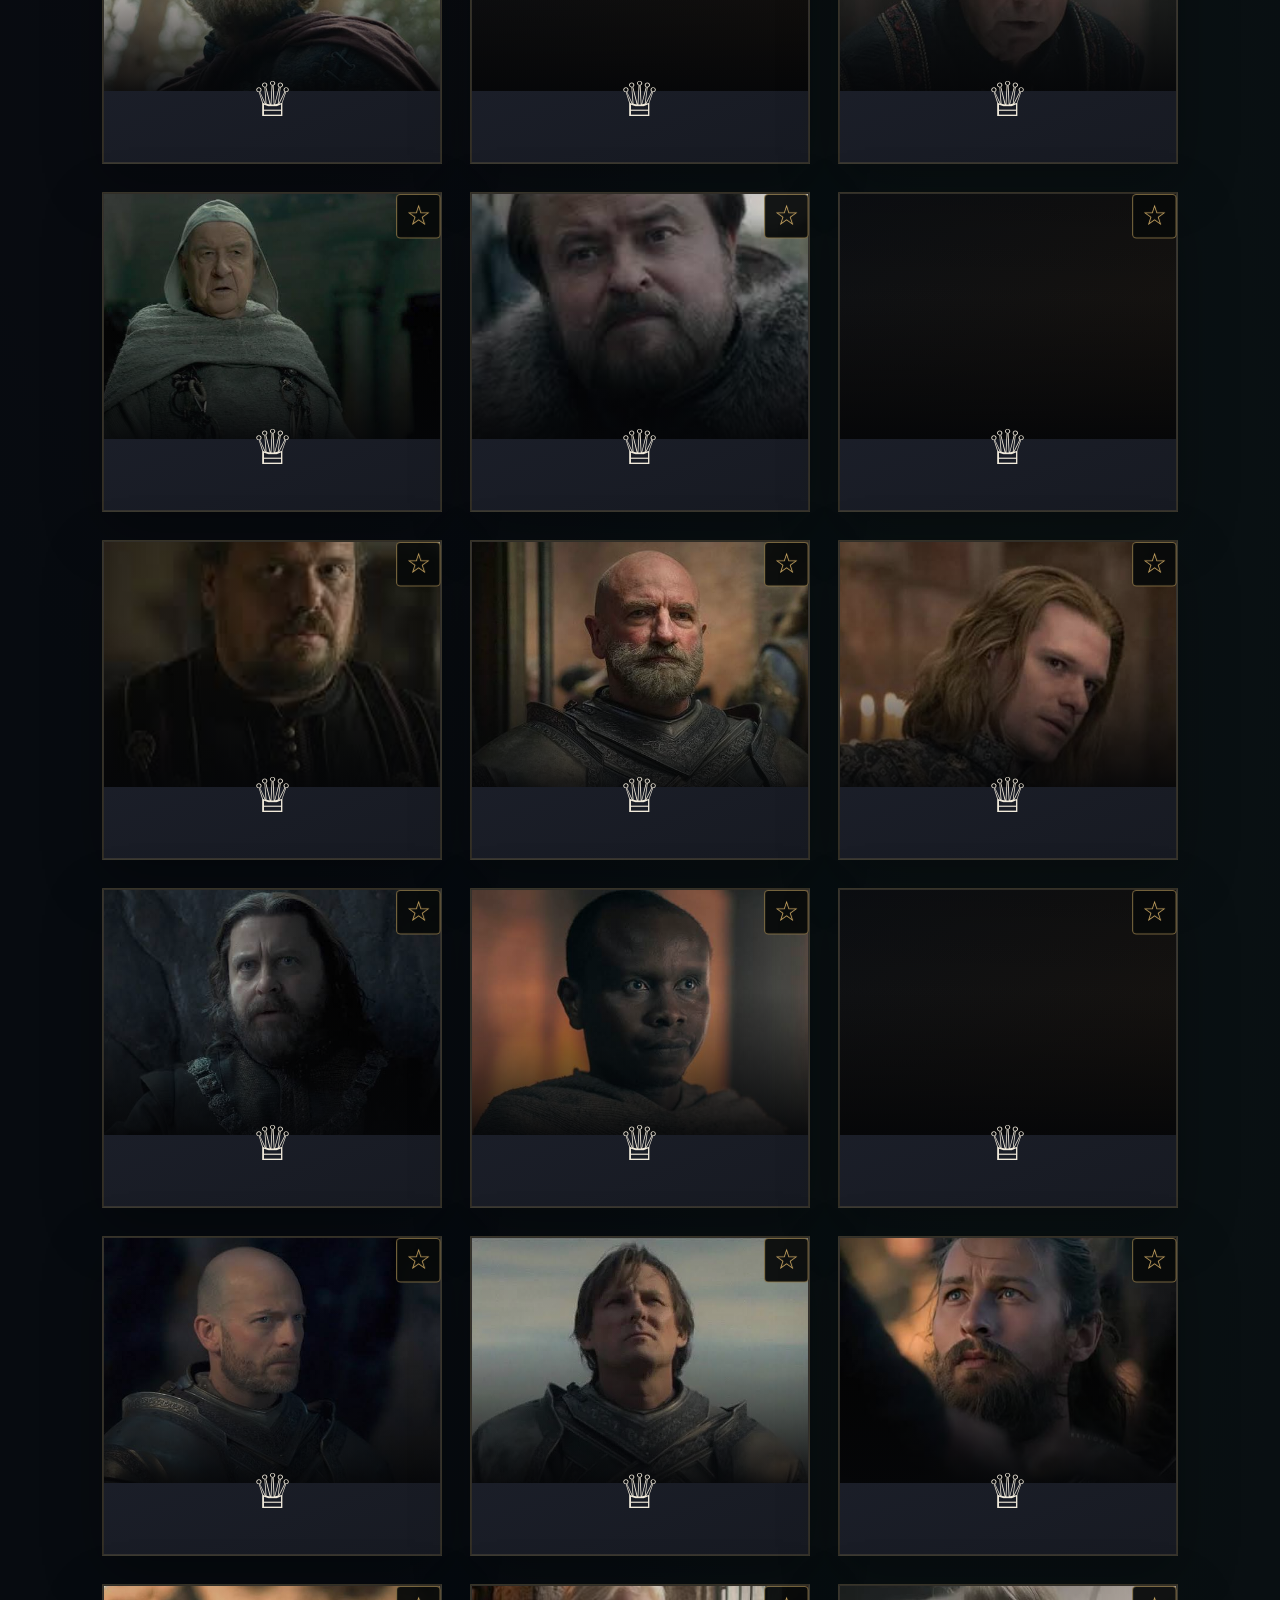
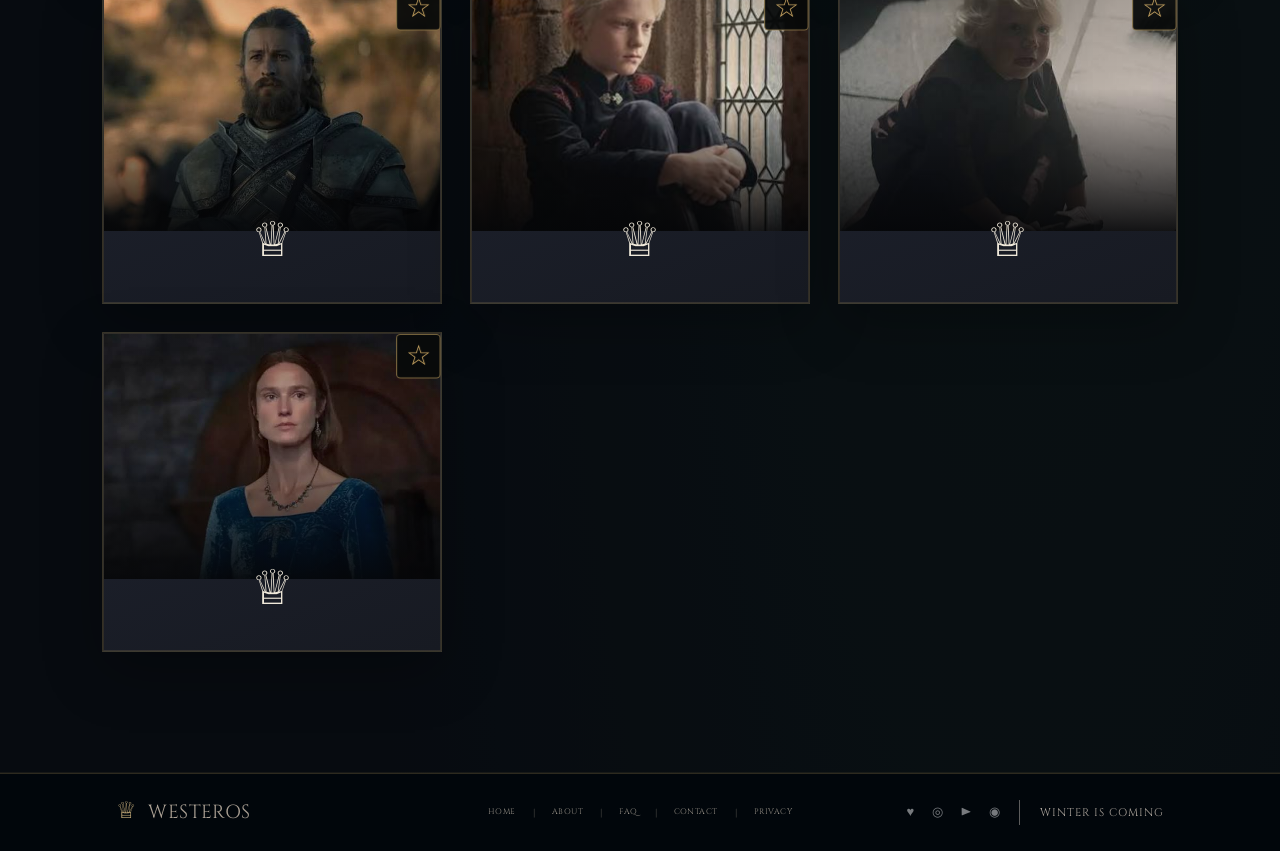
<file: hotd/characters.html>
<!DOCTYPE html>

<html lang="en">
<head>
<meta charset="utf-8"/>
<meta content="width=device-width, initial-scale=1.0" name="viewport"/>
<title>
   Characters — House of the Dragon
  </title>
<link href="https://fonts.googleapis.com" rel="preconnect"/>
<link href="https://fonts.googleapis.com/css2?family=Cinzel:wght@400;600;900&amp;family=EB+Garamond:ital,wght@0,400;0,600;1,400&amp;display=swap" rel="stylesheet"/>
<link href="../css/main.css" rel="stylesheet"/>
<link href="../css/hotd.css" rel="stylesheet"/>
<meta content="Meet the major characters of Westeros and explore their roles, backgrounds, alliances and story importance." name="description"/><meta content="website" property="og:type"/><meta content="Characters — House of the Dragon" property="og:title"/><meta content="Meet the major characters of Westeros and explore their roles, backgrounds, alliances and story importance." property="og:description"/><link href="../assets/favicon.svg" rel="icon" type="image/svg+xml"/></head>
<body class="hotd-theme westeros-page page-characters">
<a class="skip-link" href="#content-start">Skip to main content</a>
<header class="home-header site-header" data-era="hotd">
<a aria-label="HOTD home" class="home-logo" href="index.html">
<span class="logo-sigil">
     ♕
    </span>
<span>
     WESTEROS
    </span>
</a>
<nav aria-label="Main navigation" class="home-nav">
<a class="" href="index.html">
     HOME
    </a>
<a class="" href="houses.html">
     HOUSES
    </a>
<a class="active" href="characters.html">
     CHARACTERS
    </a>
<a class="" href="dragons.html">
     DRAGONS
    </a>
<a class="" href="cities.html">
     CITIES
    </a>
<a class="" href="chronicle.html">
     CHRONICLE
    </a>
<a class="other-era-link" href="../got/characters.html">
     OTHER ERA
    </a>
</nav>
<div class="home-tools">
<button aria-label="Open search" class="home-search-btn" type="button">
<span>
</span>
</button>
<button aria-expanded="false" aria-label="Open navigation menu" class="home-menu-btn" type="button"><span aria-hidden="true"></span><span aria-hidden="true"></span><span aria-hidden="true"></span></button></div>
<nav aria-label="Mobile navigation" class="mobile-home-nav" hidden=""><a class="" href="index.html">
     HOME
    </a><a class="" href="houses.html">
     HOUSES
    </a><a class="active" href="characters.html">
     CHARACTERS
    </a><a class="" href="dragons.html">
     DRAGONS
    </a><a class="" href="cities.html">
     CITIES
    </a><a class="" href="chronicle.html">
     CHRONICLE
    </a><a class="other-era-link" href="../got/characters.html">
     OTHER ERA
    </a></nav></header>
<header class="page-hero">
<div aria-label="characters background image" class="page-background-slot">
<span>
     BACKGROUND IMAGE: assets/images/backgrounds/hotd/characters-bg.webp
    </span>
</div>
<a class="back-home-link" href="../index.html">
    ← BACK TO WESTEROS HOME
   </a>
<p class="kicker">
    ten figures, two sides of one family
   </p>
<h1>
    The Claimants &amp; Courts
   </h1>
<p class="lede">
    Hover or tap a card to flip it. Red-bordered cards backed Rhaenyra — Team Black. Green-bordered cards backed Aegon — Team Green.
   </p>
</header>
<section id="content-start" style="padding-top:0; padding-bottom:40px;">
<div class="search-panel">
<input aria-label="Search characters…" class="search-input" data-search="" placeholder="Search characters…" type="search"/>
</div>
<div class="filter-empty">
    No matching entries found.
   </div>
</section>
<div class="search-panel" data-filter-group="character">
<button class="filter-btn active" data-filter="all" type="button">
    All
   </button>
<button class="filter-btn" data-filter="black" type="button">
    Team Black
   </button>
<button class="filter-btn" data-filter="green" type="button">
    Team Green
   </button>
<button class="filter-btn" data-filter="other" type="button">
    Other
   </button>
<span class="filter-count" data-filter-count=""></span></div>
<section style="padding-top:0;">
<div class="character-grid">
</div>
</section>
<div aria-hidden="true" aria-label="Character profile" aria-labelledby="profileModalTitle" aria-modal="true" class="profile-modal" role="dialog">
<div class="profile-modal-card">
<button aria-label="Close profile" class="profile-close" type="button">
     ×
    </button>
<h2 data-profile-title="" id="profileModalTitle">
</h2>
<div class="profile-role" data-profile-role="">
</div>
<p data-profile-text="">
</p>
</div>
</div>
<footer class="home-footer site-footer-unified">
<a class="footer-logo" href="index.html">
<span>
     ♕
    </span>
    WESTEROS
   </a>
<div class="footer-links">
<a href="index.html">
     HOME
    </a>
<b>
     |
    </b>
<a href="../about.html">
     ABOUT
    </a>
<b>
     |
    </b>
<a href="../about.html#faq">
     FAQ
    </a>
<b>
     |
    </b>
<a href="../about.html#contact">
     CONTACT
    </a>
<b>
     |
    </b>
<a href="../about.html#privacy">
     PRIVACY
    </a>
</div>
<div class="footer-social">
<span>
     ♥
    </span>
<span>
     ◎
    </span>
<span>
     ▶
    </span>
<span>
     ◉
    </span>
<b>
</b>
<strong>
     WINTER IS COMING
    </strong>
</div>
</footer>
<script src="../data/site-data.js"></script>
<script src="../js/main.js">
</script>
</body>
</html>
</file>
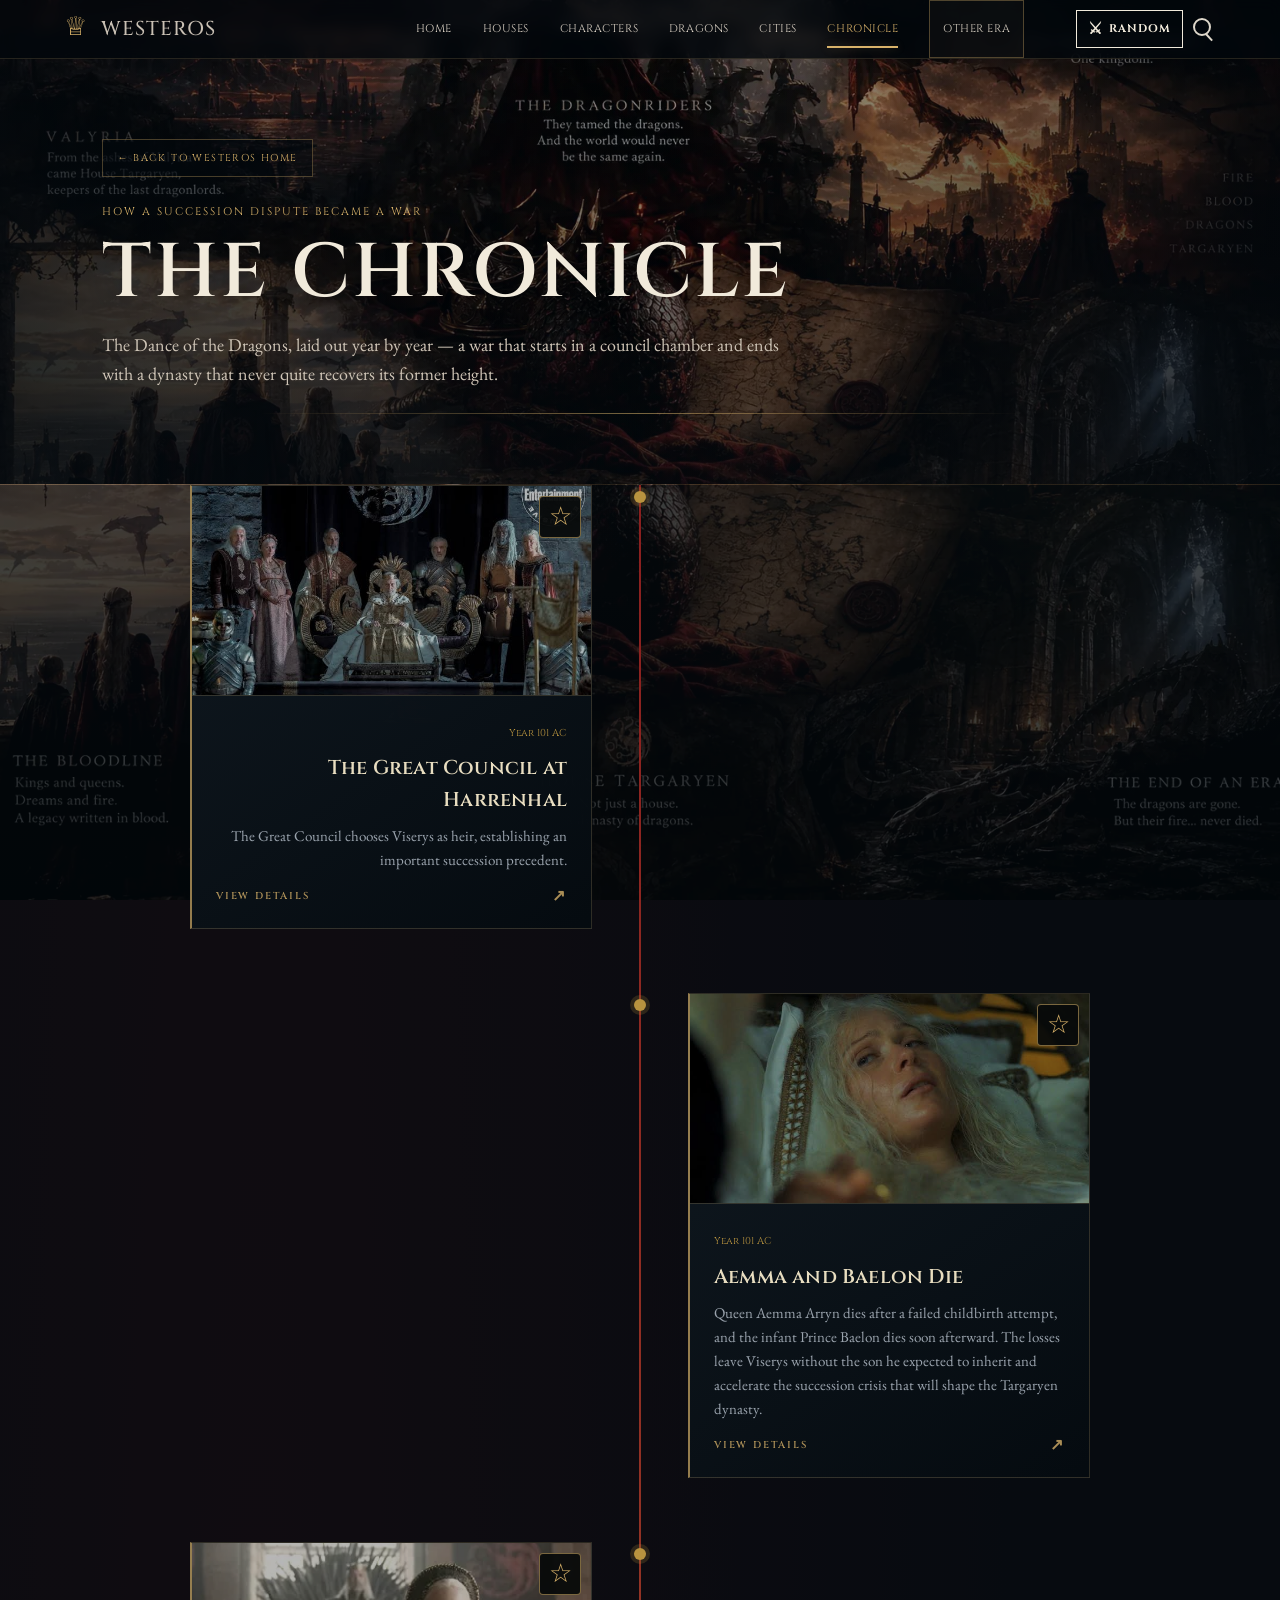
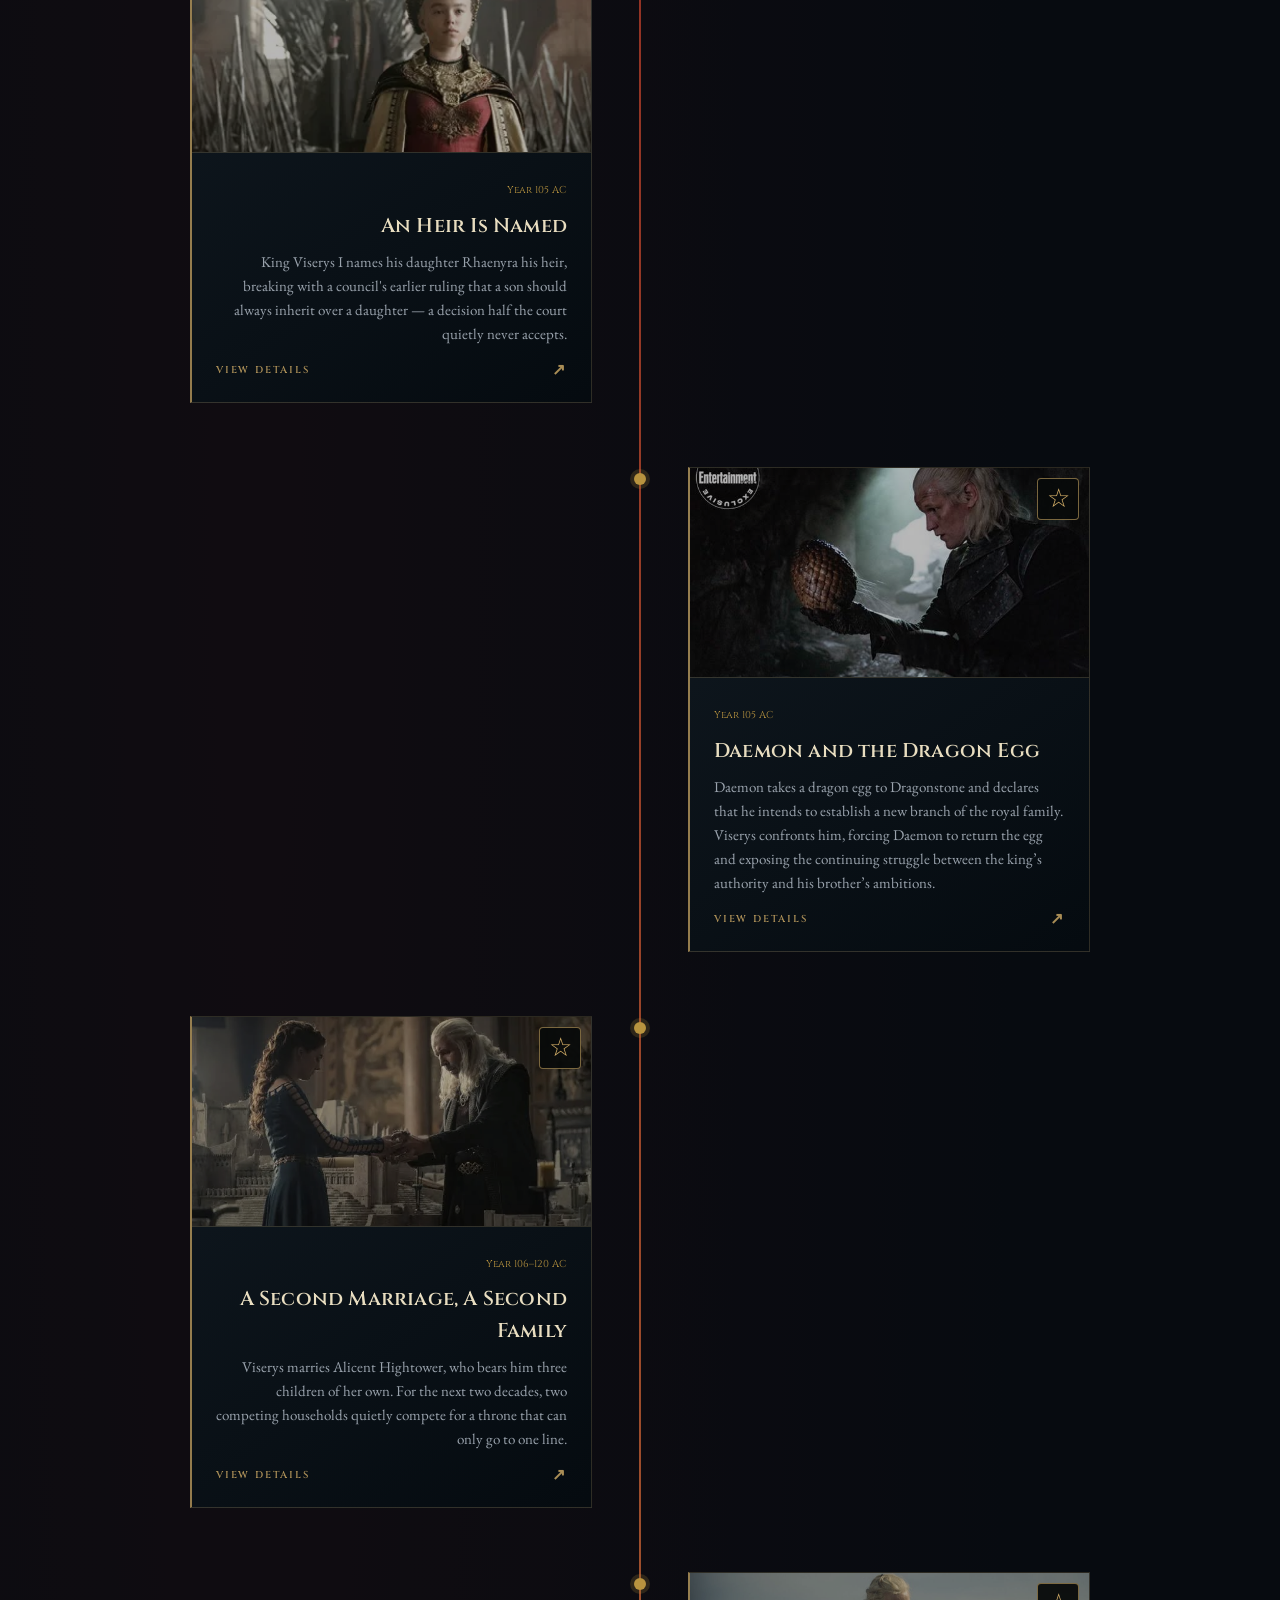
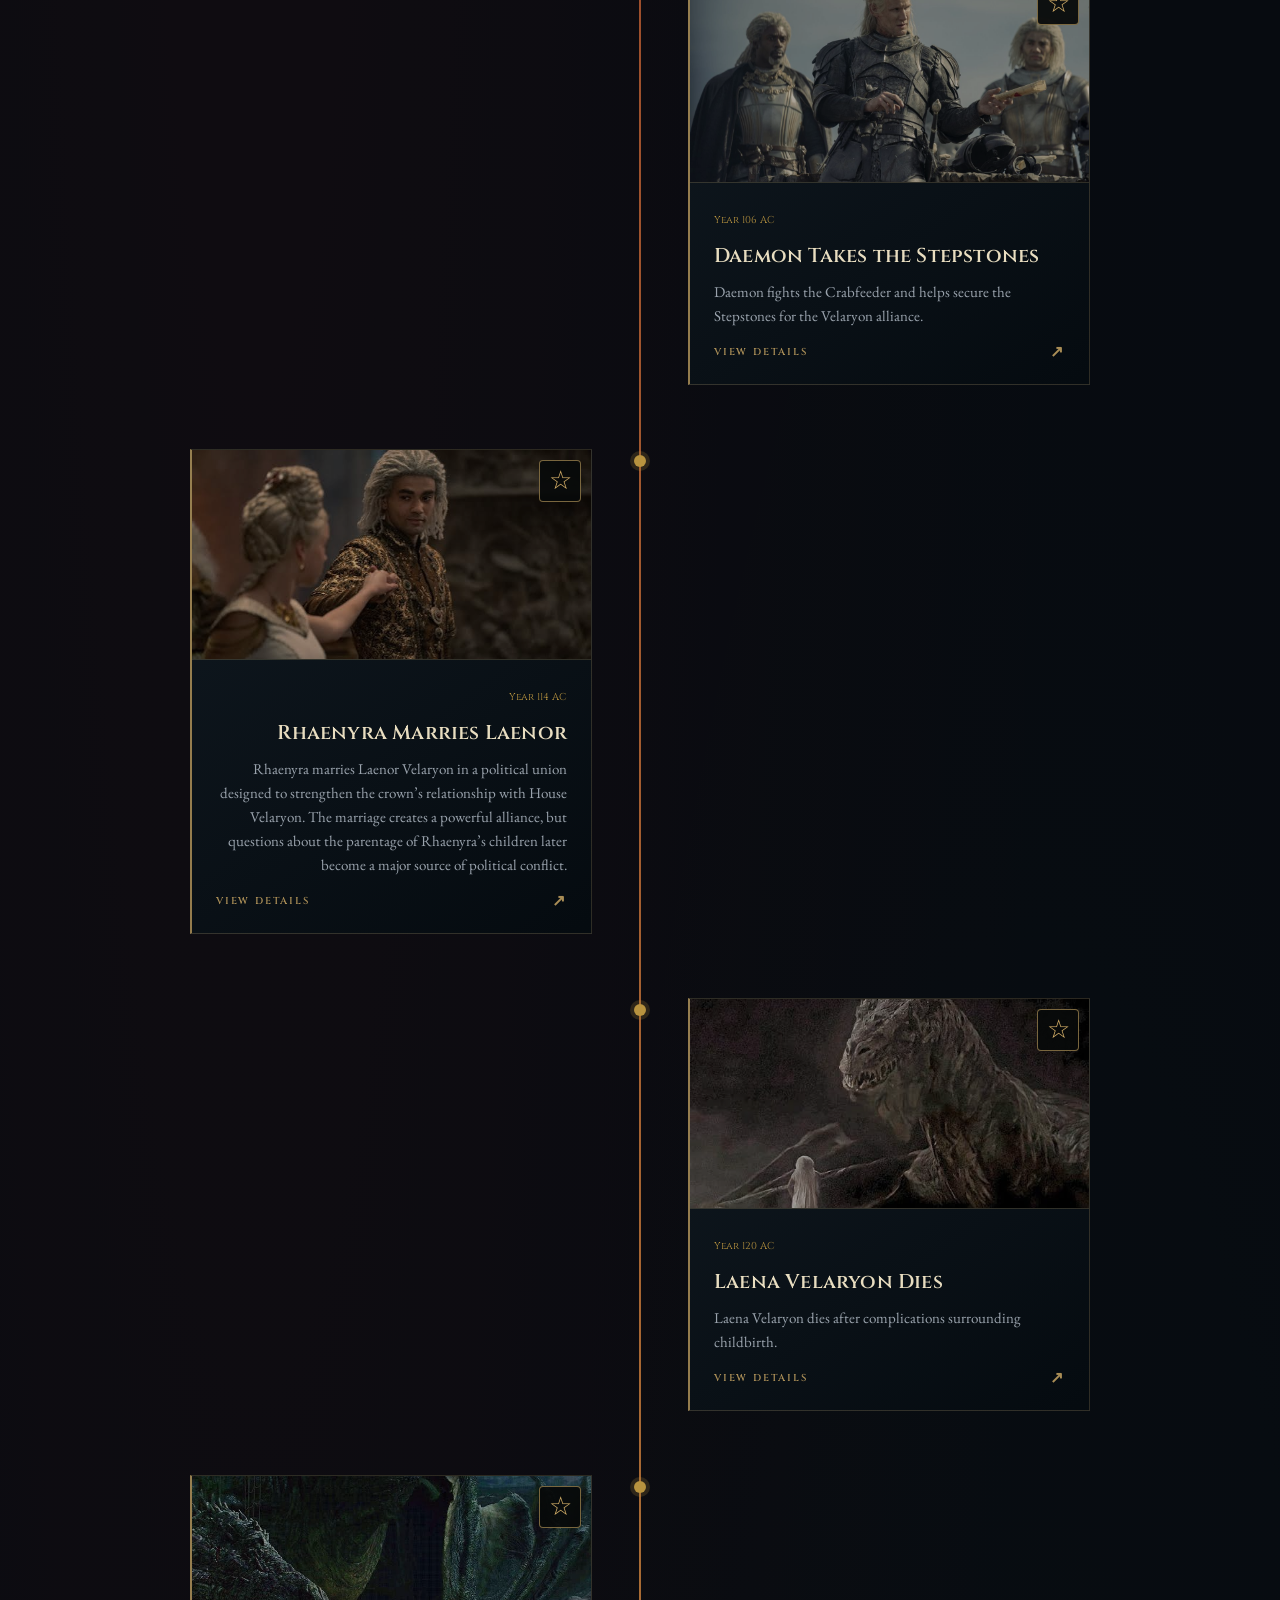
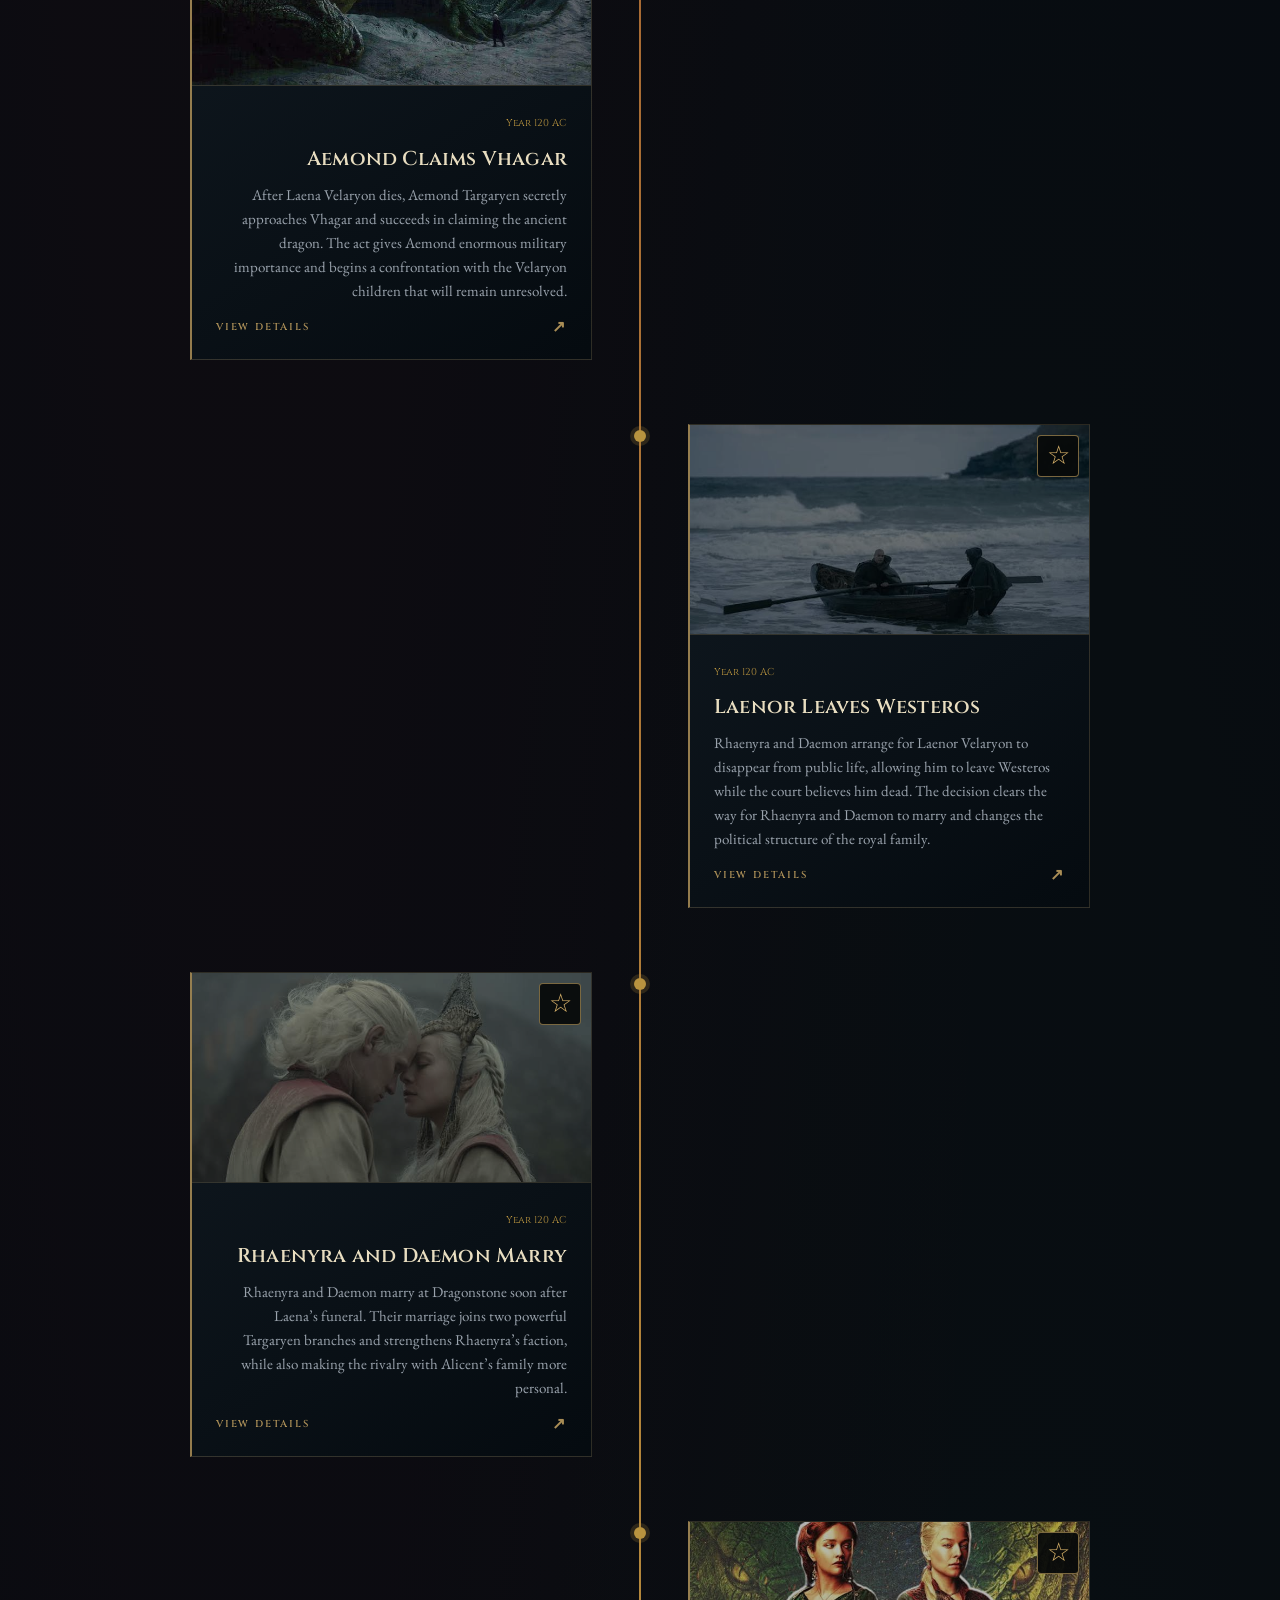
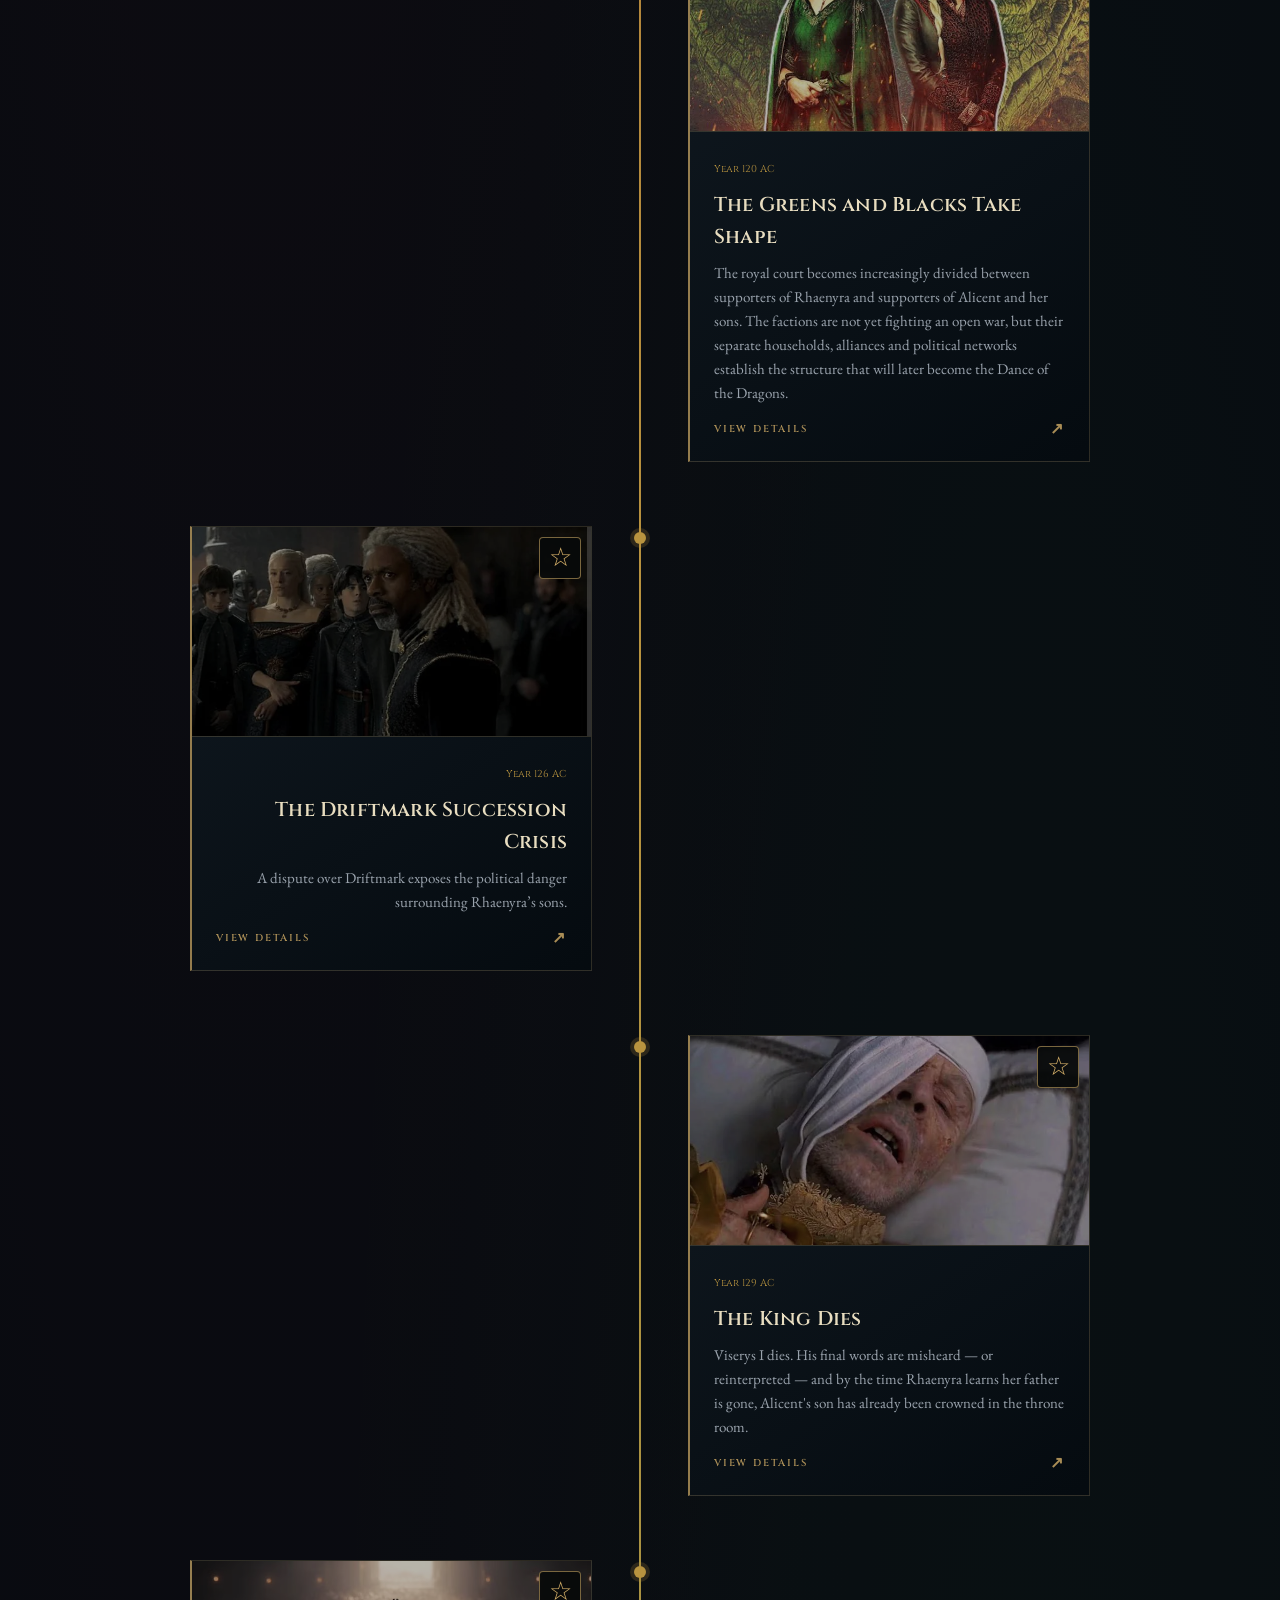
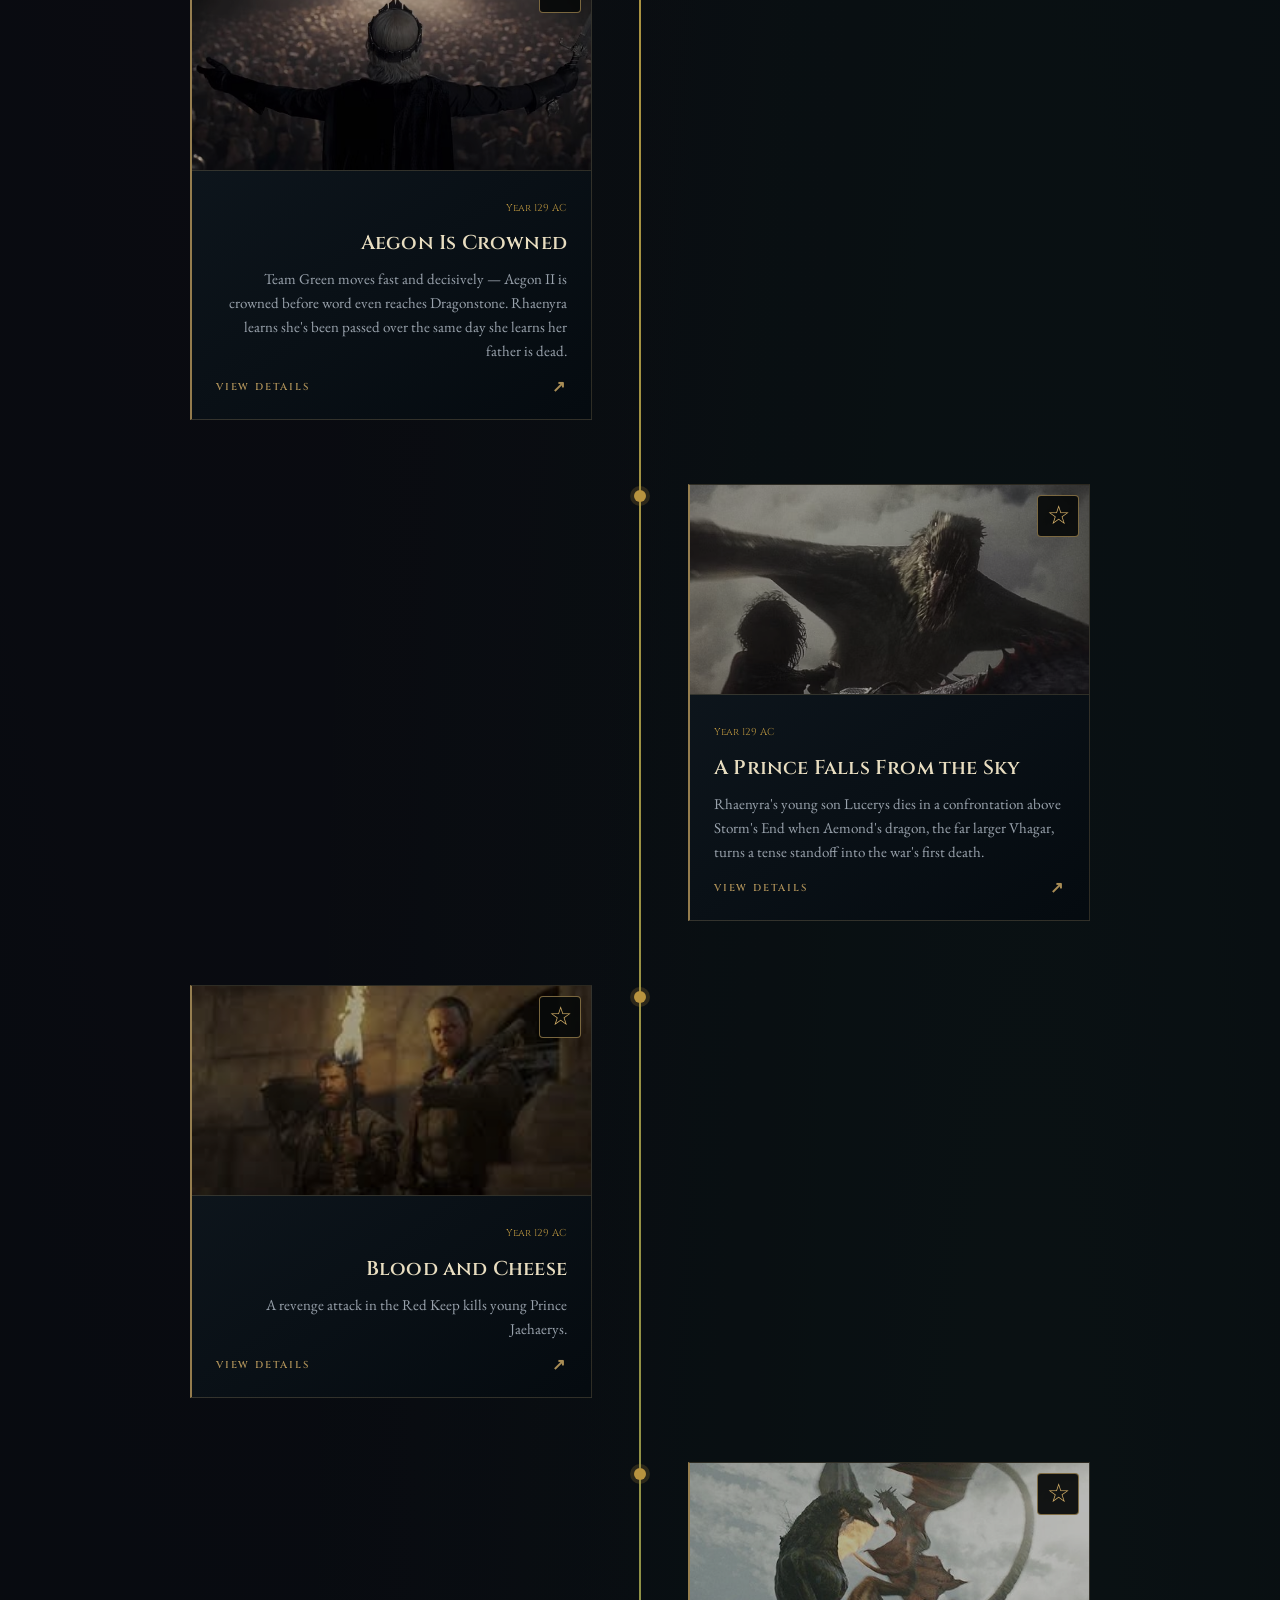
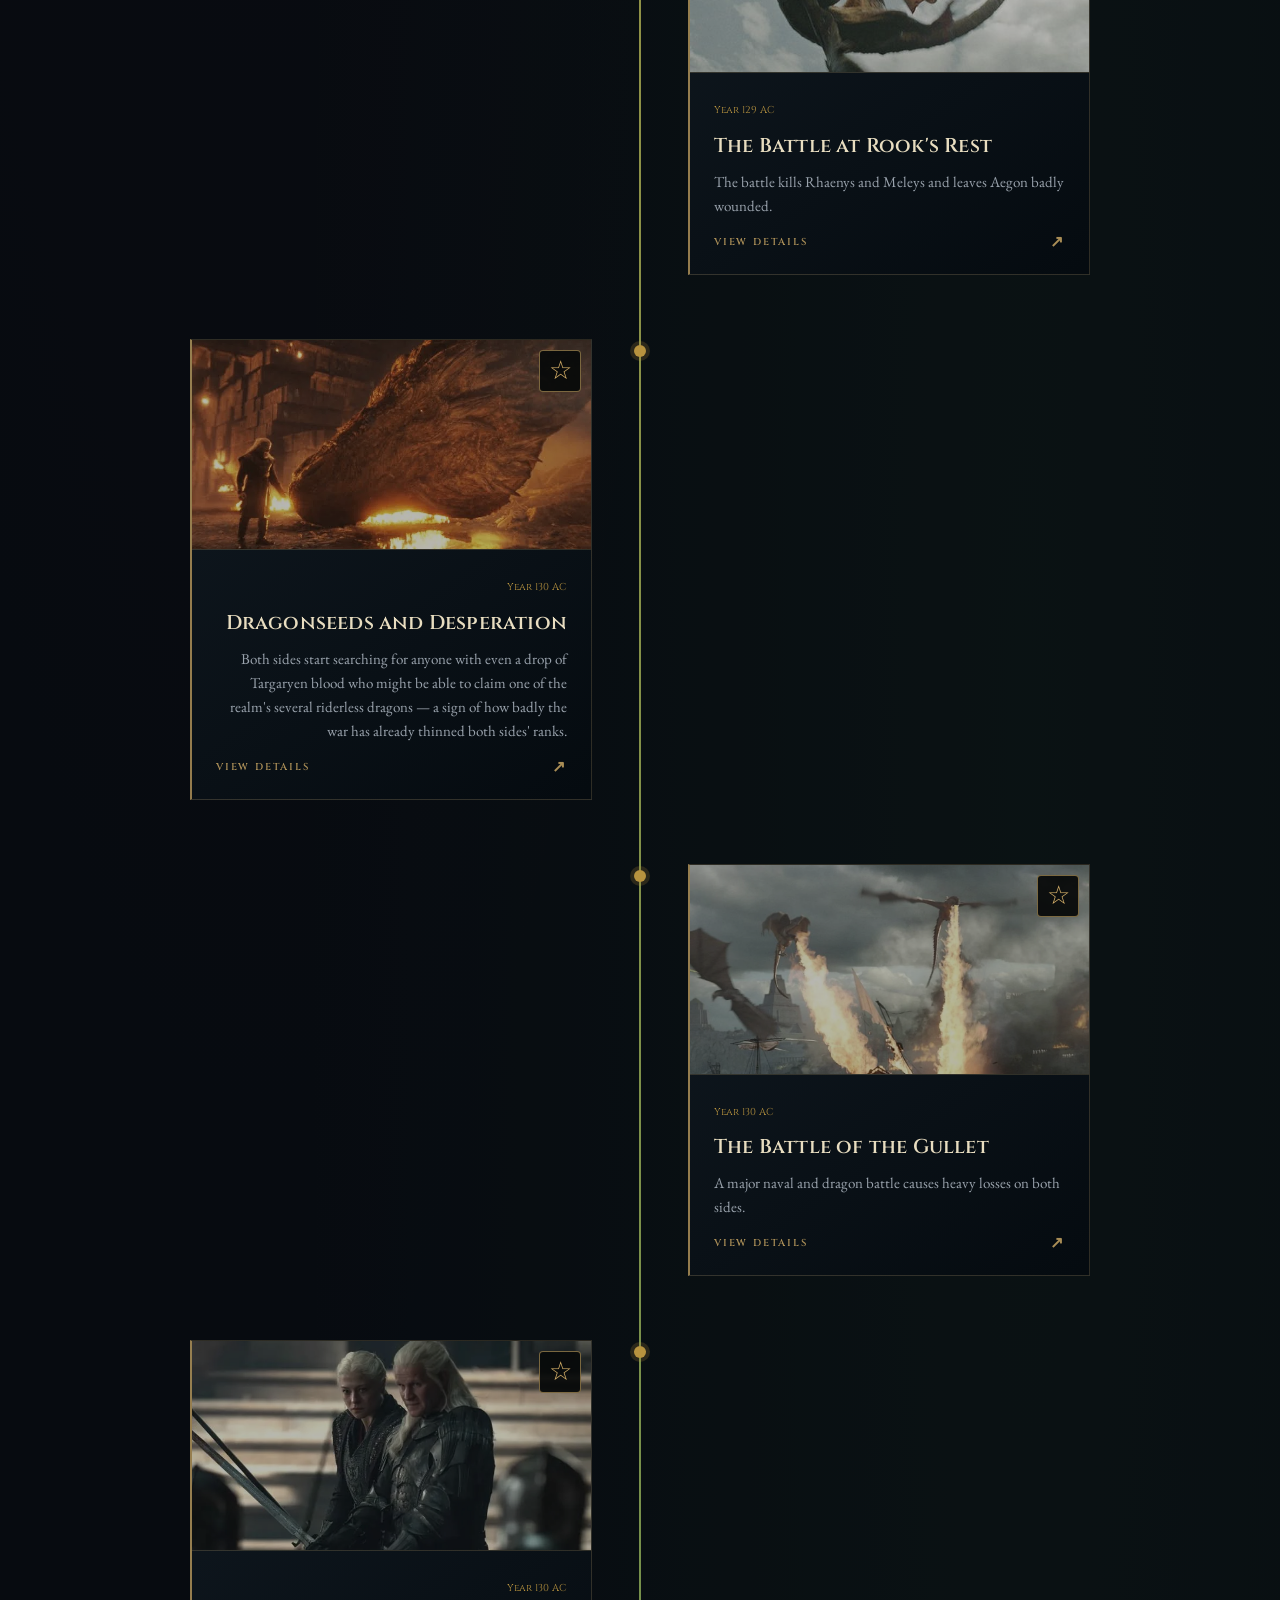
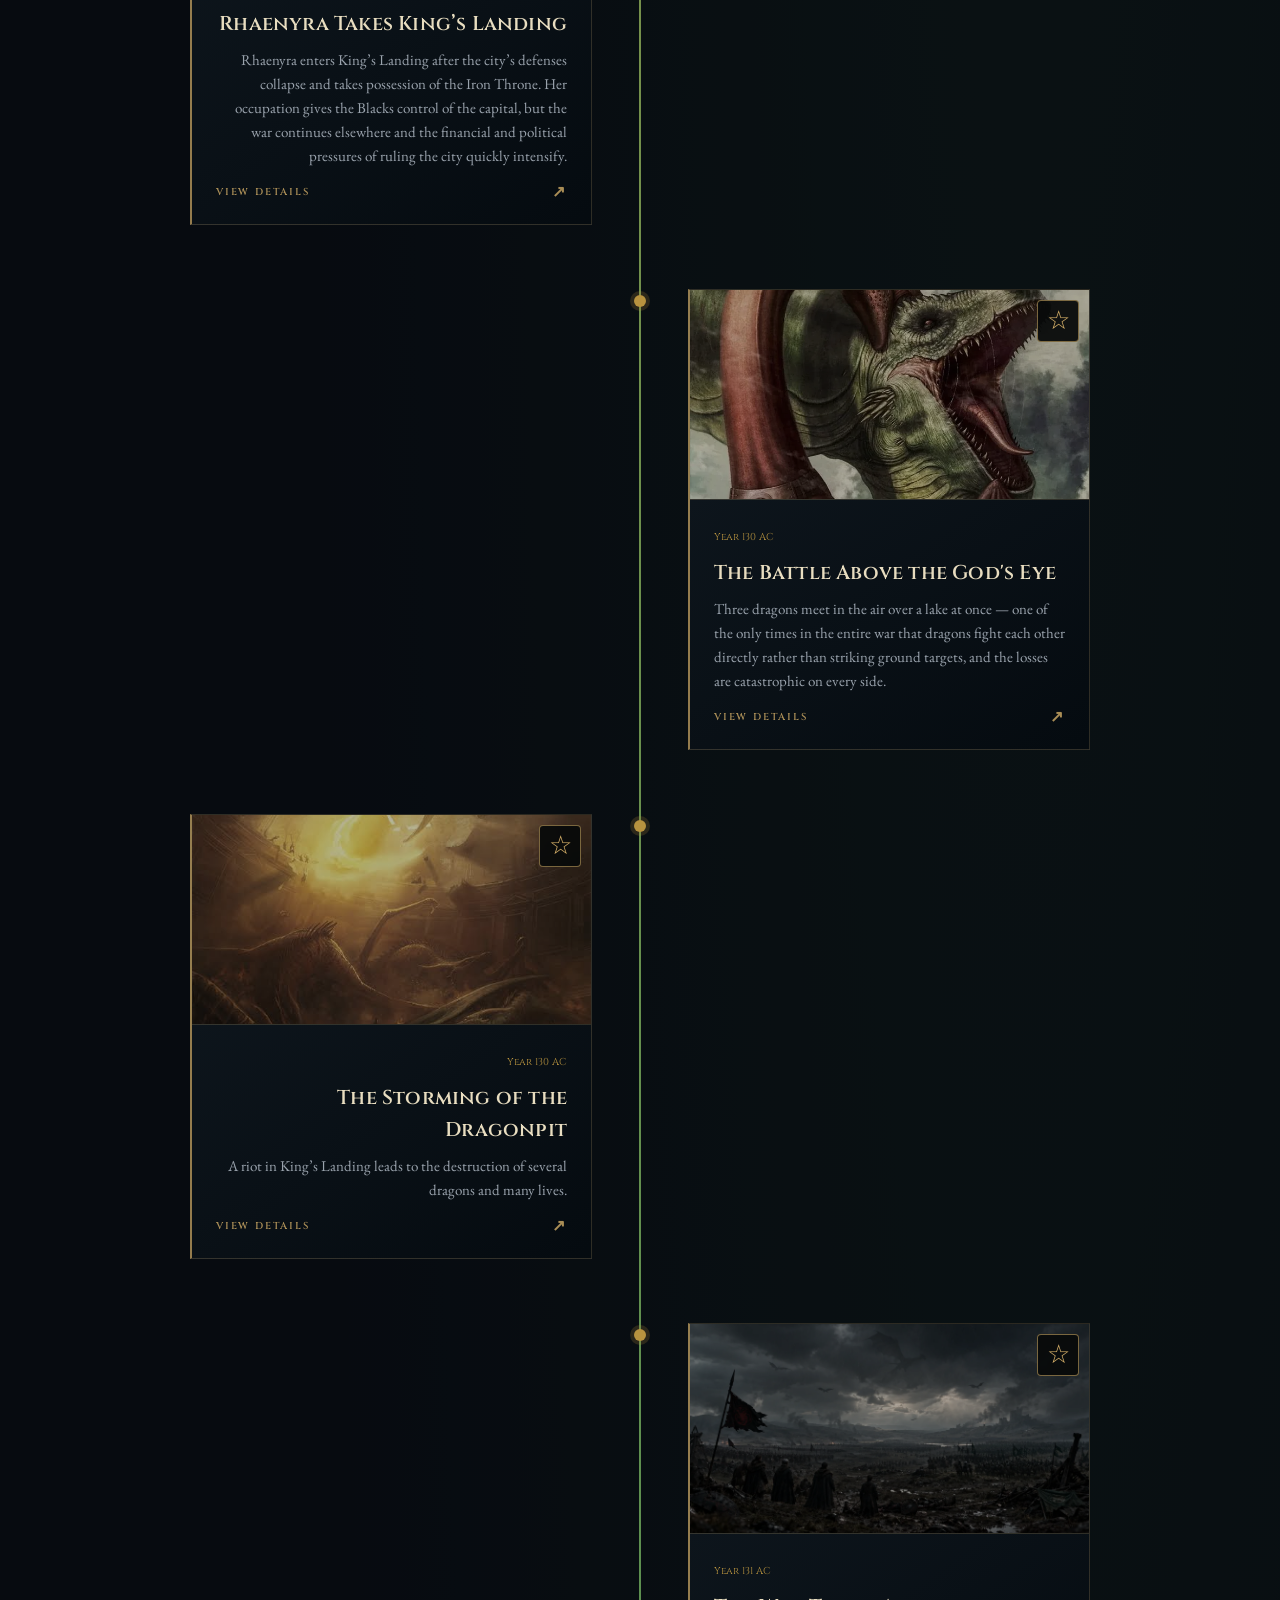
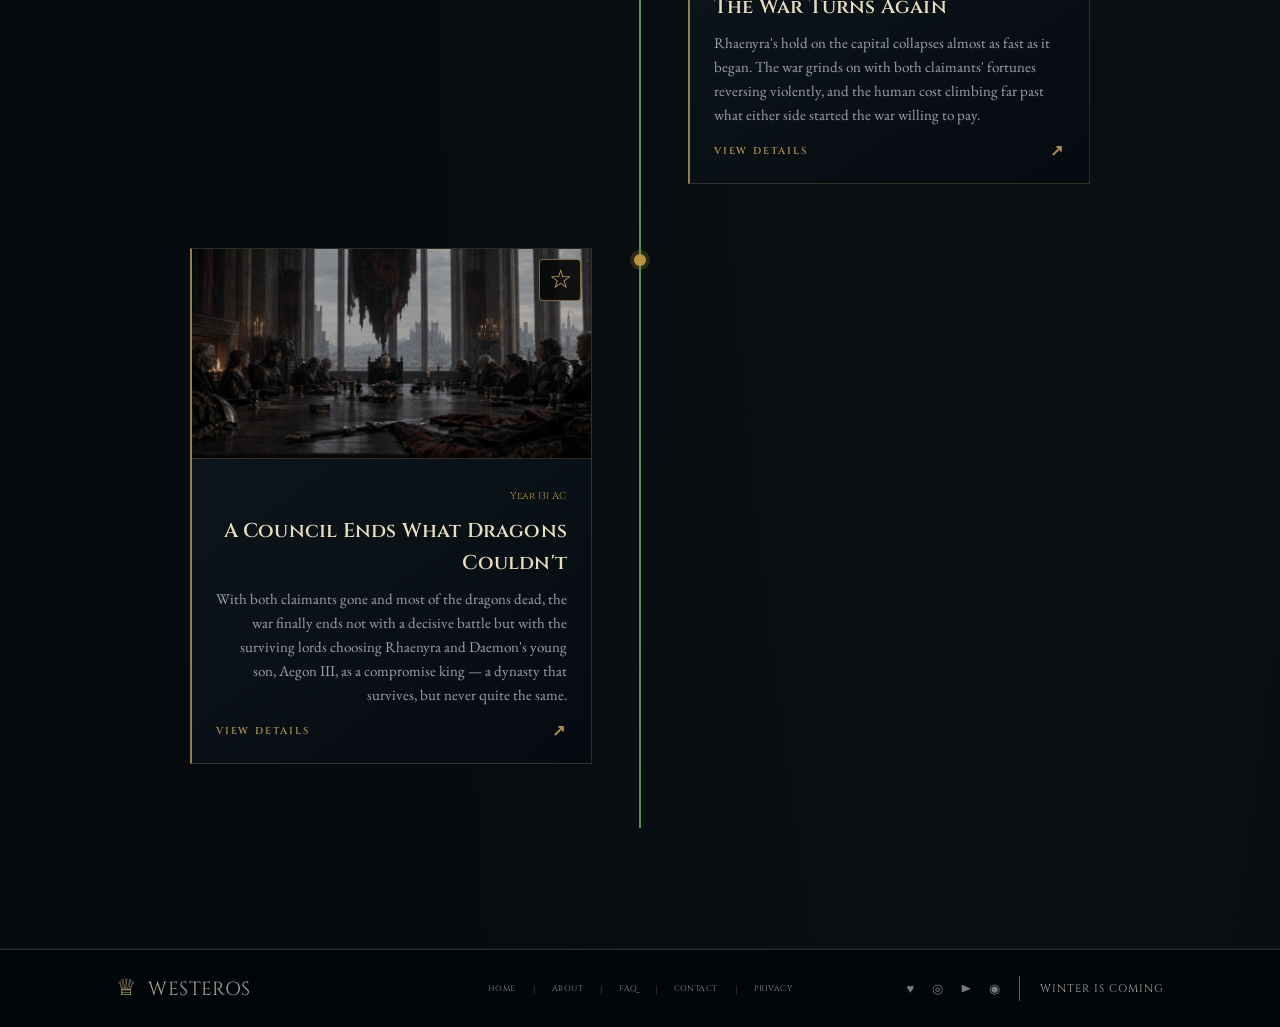
<file: hotd/chronicle.html>
<!DOCTYPE html>

<html lang="en">
<head>
<meta charset="utf-8"/>
<meta content="width=device-width, initial-scale=1.0" name="viewport"/>
<title>
   The Chronicle — House of the Dragon
  </title>
<link href="https://fonts.googleapis.com" rel="preconnect"/>
<link href="https://fonts.googleapis.com/css2?family=Cinzel:wght@400;500;600;700&amp;family=EB+Garamond:wght@400;500;600&amp;display=swap" rel="stylesheet"/>
<link href="../css/main.css" rel="stylesheet"/>
<link href="../css/hotd.css" rel="stylesheet"/>
<meta content="Follow major historical events in chronological order across the world of Westeros." name="description"/><meta content="website" property="og:type"/><meta content="The Chronicle — House of the Dragon" property="og:title"/><meta content="Follow major historical events in chronological order across the world of Westeros." property="og:description"/><link href="../assets/favicon.svg" rel="icon" type="image/svg+xml"/></head>
<body class="hotd-theme westeros-page page-chronicle">
<a class="skip-link" href="#content-start">Skip to main content</a>
<header class="home-header site-header" data-era="hotd">
<a aria-label="HOTD home" class="home-logo" href="index.html">
<span class="logo-sigil">
     ♕
    </span>
<span>
     WESTEROS
    </span>
</a>
<nav aria-label="Main navigation" class="home-nav">
<a class="" href="index.html">
     HOME
    </a>
<a class="" href="houses.html">
     HOUSES
    </a>
<a class="" href="characters.html">
     CHARACTERS
    </a>
<a class="" href="dragons.html">
     DRAGONS
    </a>
<a class="" href="cities.html">
     CITIES
    </a>
<a class="active" href="chronicle.html">
     CHRONICLE
    </a>
<a class="other-era-link" href="../got/chronicle.html">
     OTHER ERA
    </a>
</nav>
<div class="home-tools">
<button aria-label="Open search" class="home-search-btn" type="button">
<span>
</span>
</button>
<button aria-expanded="false" aria-label="Open navigation menu" class="home-menu-btn" type="button"><span aria-hidden="true"></span><span aria-hidden="true"></span><span aria-hidden="true"></span></button></div>
<nav aria-label="Mobile navigation" class="mobile-home-nav" hidden=""><a class="" href="index.html">
     HOME
    </a><a class="" href="houses.html">
     HOUSES
    </a><a class="" href="characters.html">
     CHARACTERS
    </a><a class="" href="dragons.html">
     DRAGONS
    </a><a class="" href="cities.html">
     CITIES
    </a><a class="active" href="chronicle.html">
     CHRONICLE
    </a><a class="other-era-link" href="../got/chronicle.html">
     OTHER ERA
    </a></nav></header>
<header class="page-hero chronicle-hero">
<div aria-label="chronicle background image" class="page-background-slot">
<span>
     BACKGROUND IMAGE: assets/images/backgrounds/hotd/chronicle-bg.webp
    </span>
</div>
<a class="back-home-link" href="../index.html">
    ← BACK TO WESTEROS HOME
   </a>
<p class="kicker">
    how a succession dispute became a war
   </p>
<h1>
    The Chronicle
   </h1>
<p class="lede">
    The Dance of the Dragons, laid out year by year — a war that starts in a council chamber and ends with a dynasty that never quite recovers its former height.
   </p>
</header>
<section class="chronicle-view" id="content-start" style="padding-top:0;">
<div class="timeline"><div class="timeline-line">
</div><div class="timeline-data-render" data-archive-era="hotd" data-archive-page="chronicle"></div></div>
</section>
<footer class="home-footer site-footer-unified">
<a class="footer-logo" href="index.html">
<span>
     ♕
    </span>
    WESTEROS
   </a>
<div class="footer-links">
<a href="index.html">
     HOME
    </a>
<b>
     |
    </b>
<a href="../about.html">
     ABOUT
    </a>
<b>
     |
    </b>
<a href="../about.html#faq">
     FAQ
    </a>
<b>
     |
    </b>
<a href="../about.html#contact">
     CONTACT
    </a>
<b>
     |
    </b>
<a href="../about.html#privacy">
     PRIVACY
    </a>
</div>
<div class="footer-social">
<span>
     ♥
    </span>
<span>
     ◎
    </span>
<span>
     ▶
    </span>
<span>
     ◉
    </span>
<b>
</b>
<strong>
     WINTER IS COMING
    </strong>
</div>
</footer>
<script src="../data/site-data.js"></script>
<script src="../js/main.js">
</script>
</body>
</html>
</file>
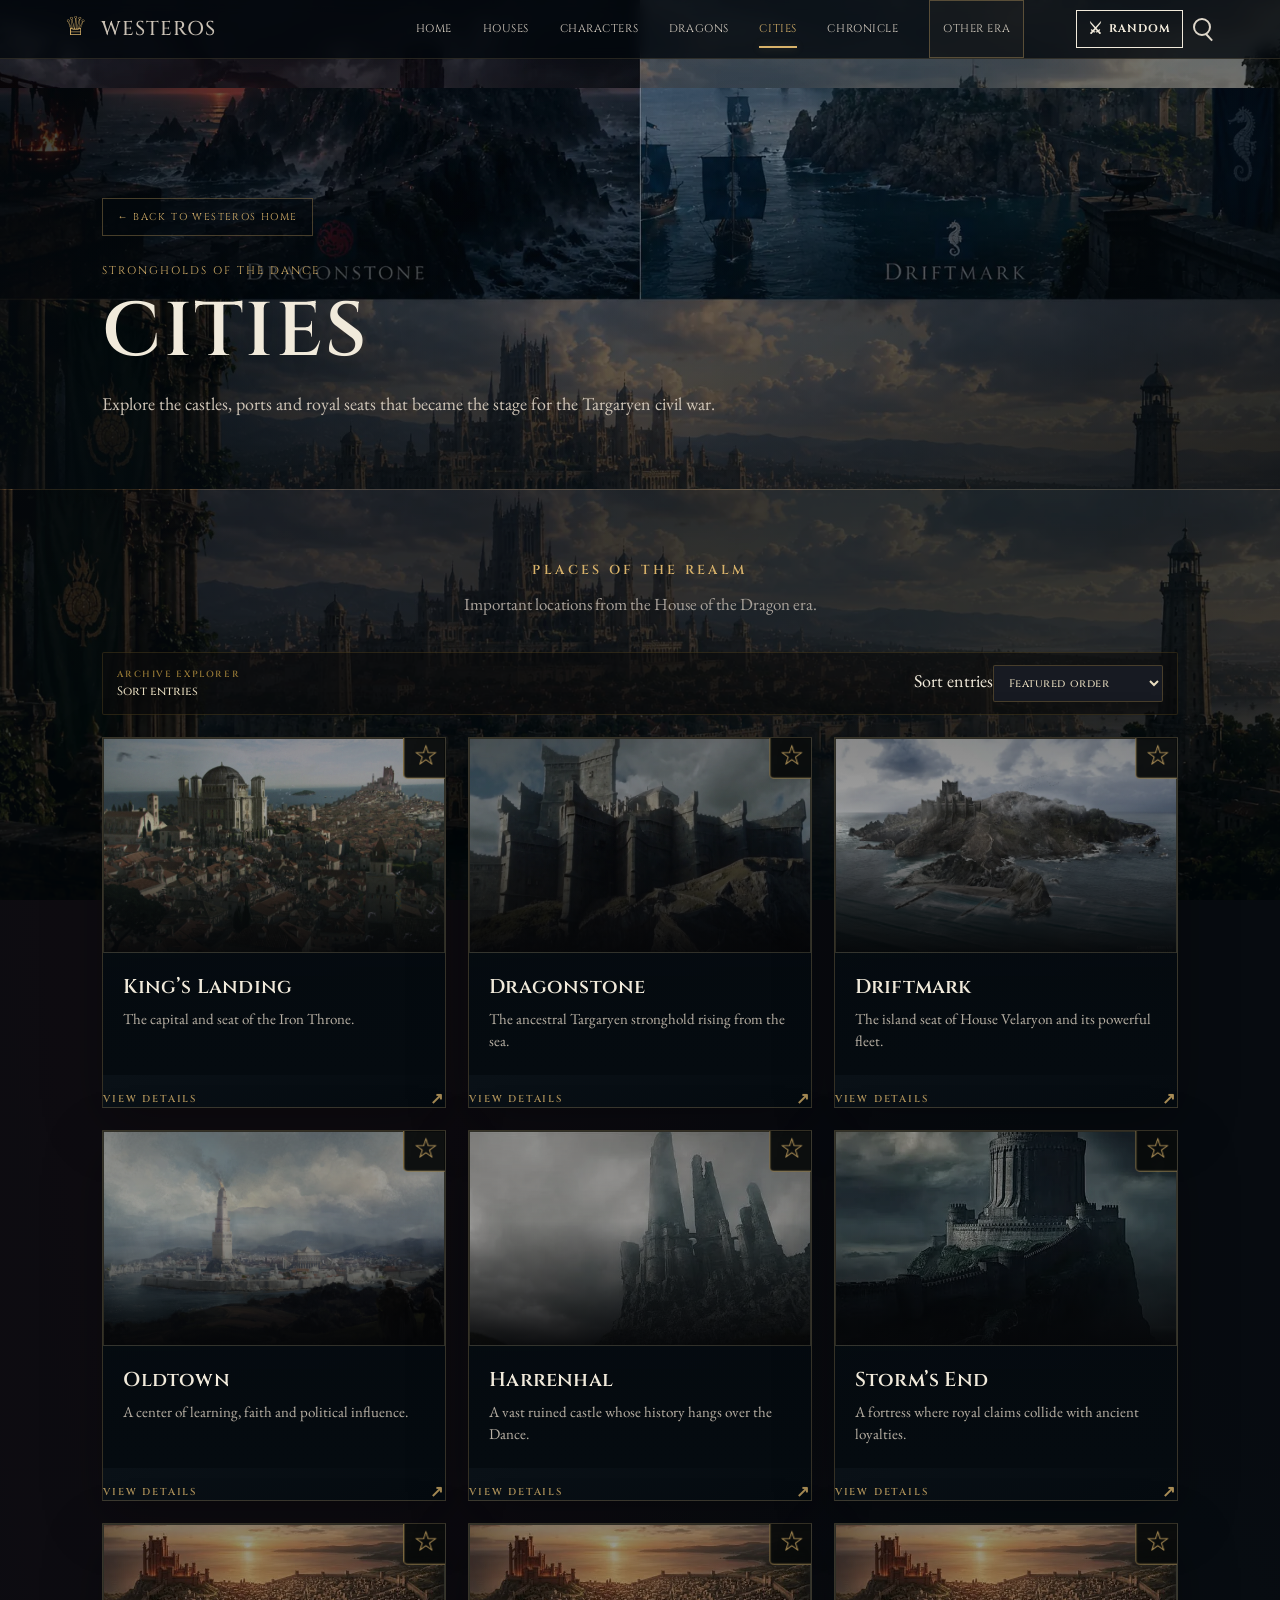
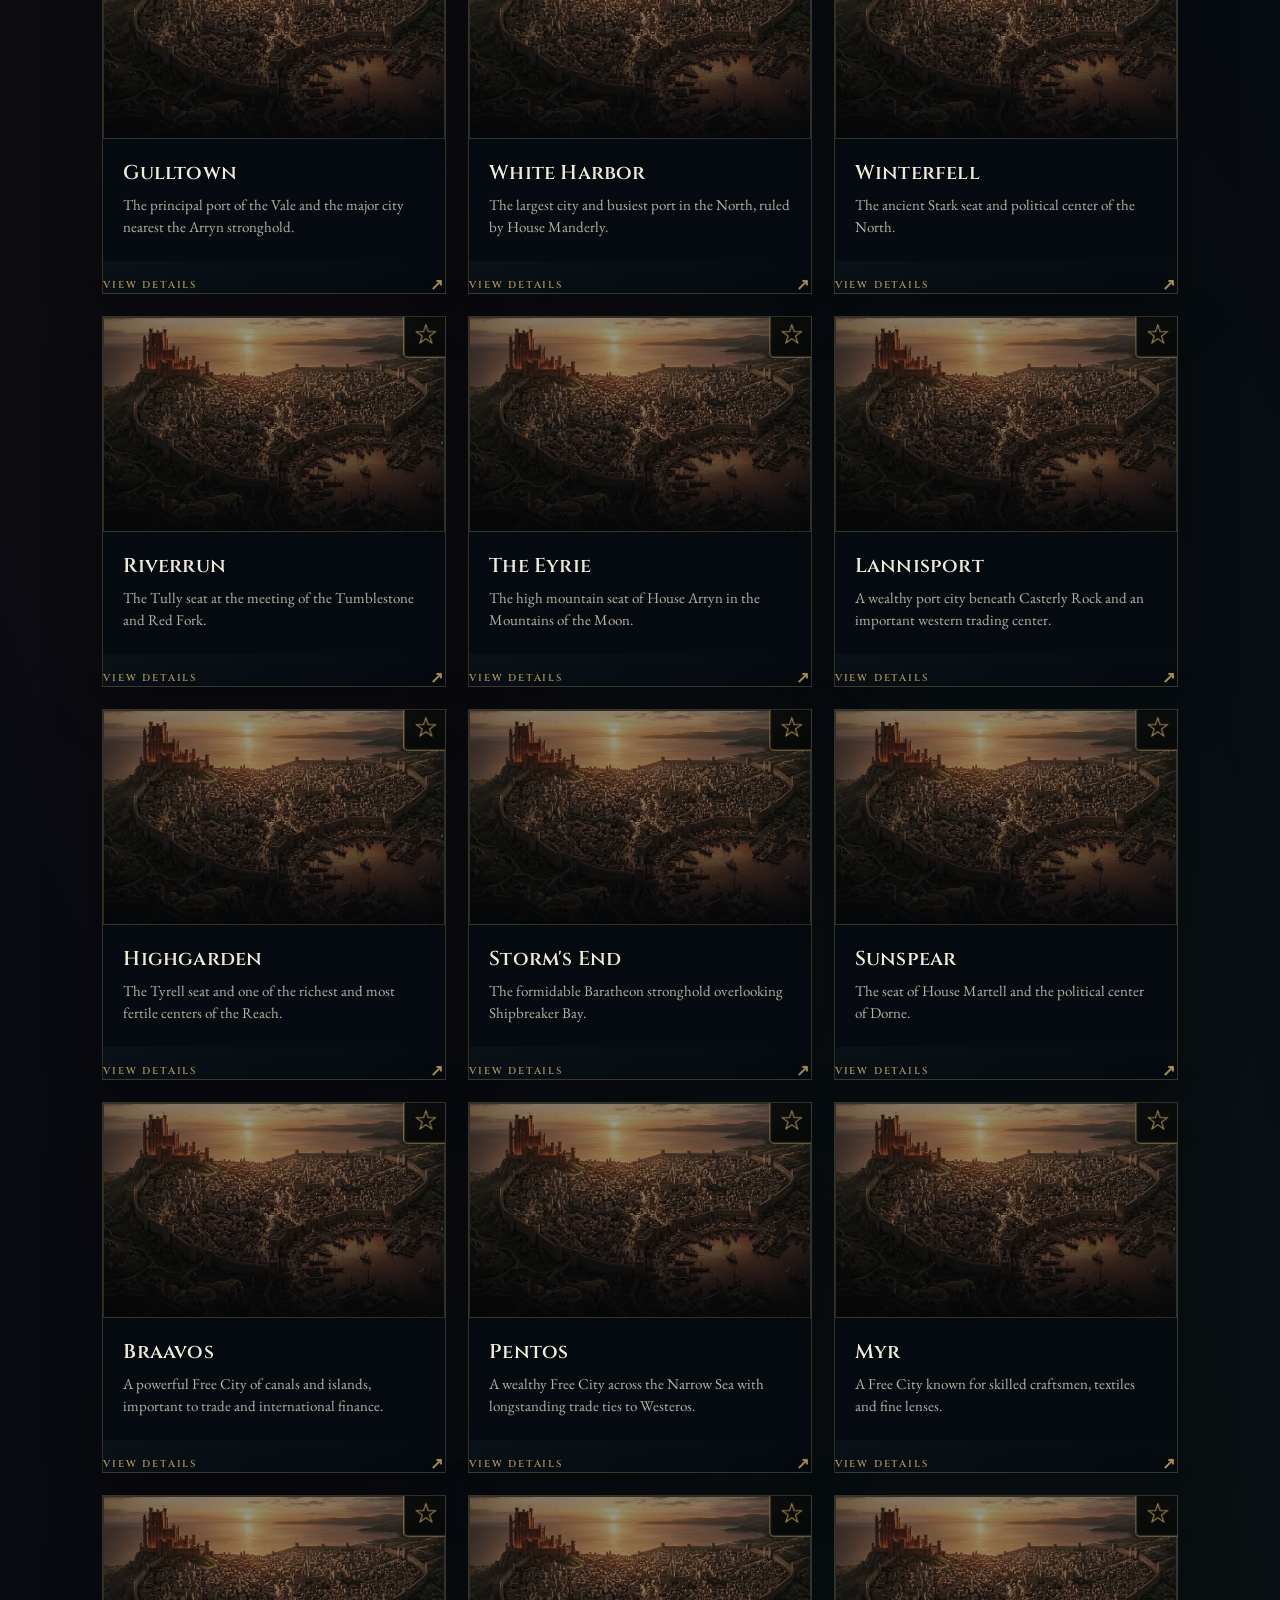
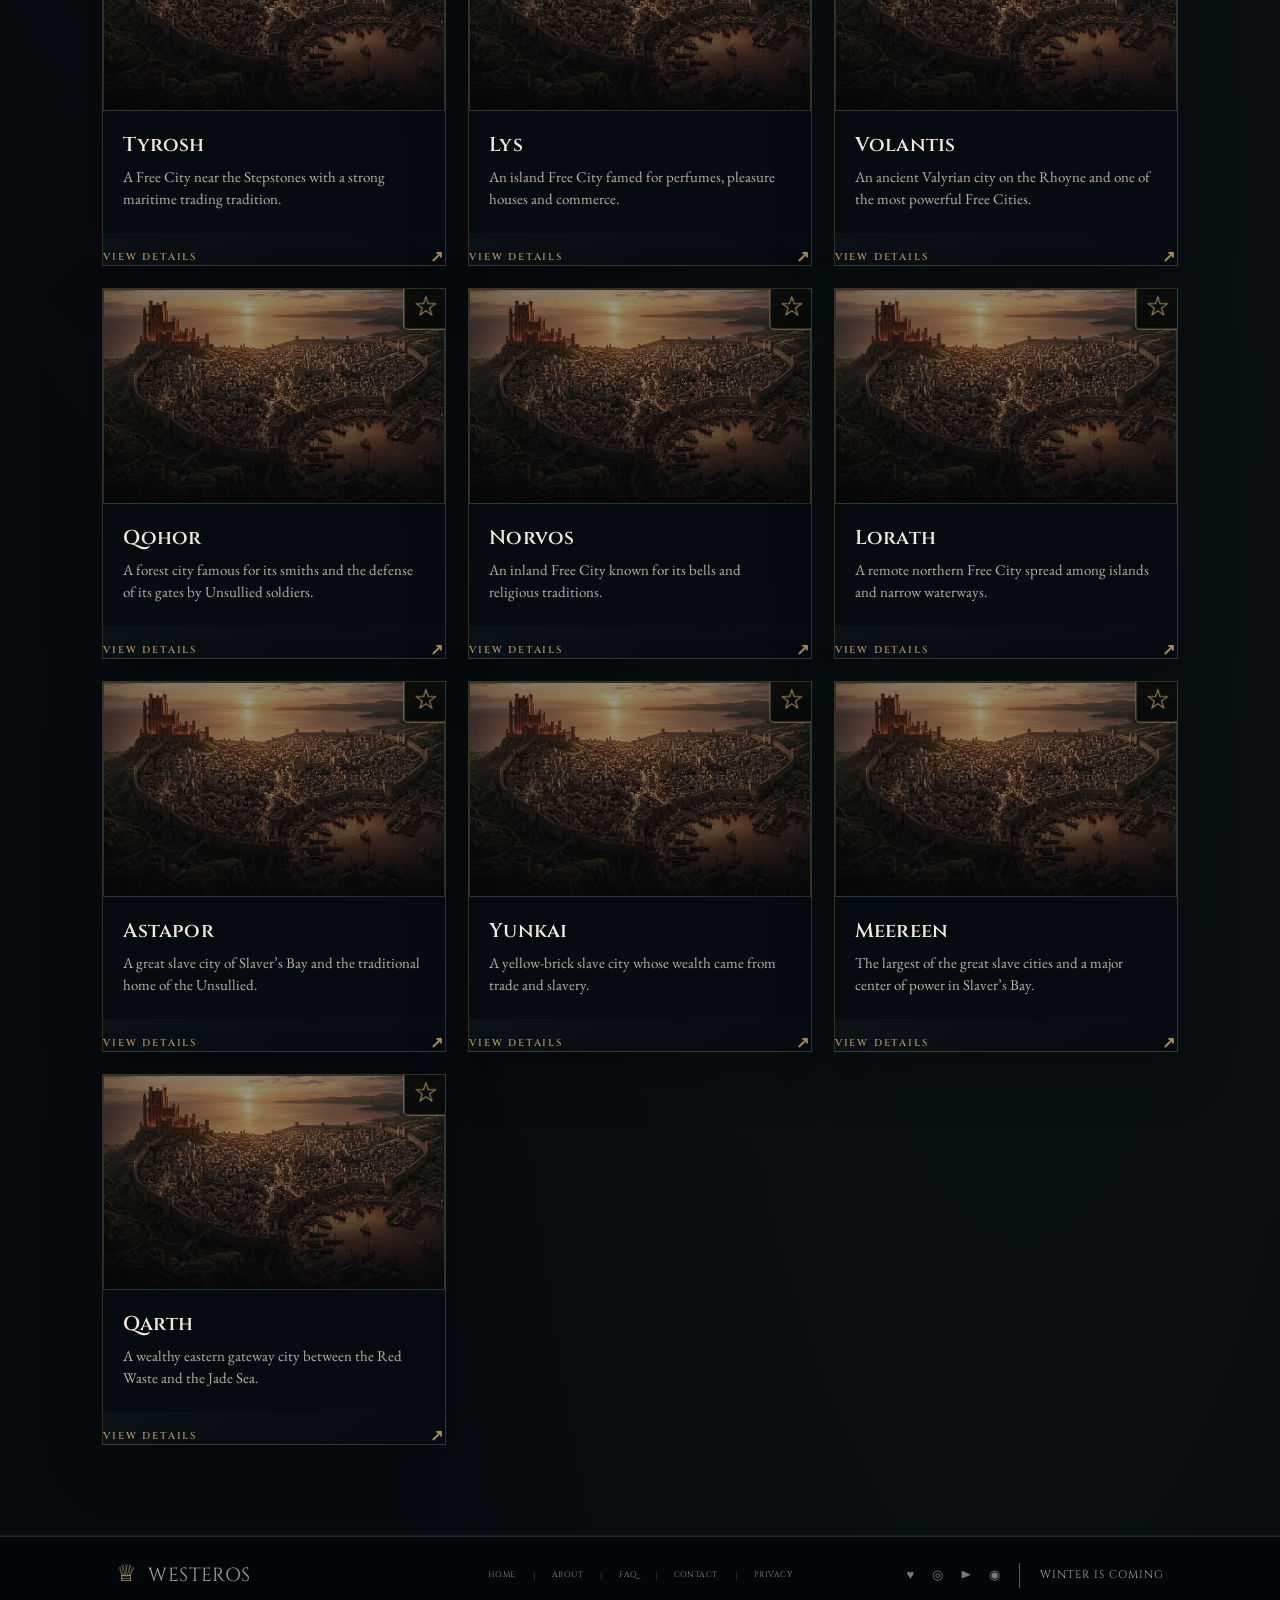
<file: hotd/cities.html>
<!DOCTYPE html>

<html lang="en">
<head>
<meta charset="utf-8"/>
<meta content="width=device-width, initial-scale=1.0" name="viewport"/>
<title>
   Cities — House of the Dragon
  </title>
<link href="https://fonts.googleapis.com" rel="preconnect"/>
<link href="https://fonts.googleapis.com/css2?family=Cinzel:wght@400;500;600;700&amp;family=EB+Garamond:wght@400;500;600&amp;display=swap" rel="stylesheet"/>
<link href="../css/main.css" rel="stylesheet"/>
<link href="../css/hotd.css" rel="stylesheet"/>
<meta content="Explore the major cities and strongholds of Westeros, their history, influence and place in the realm." name="description"/><meta content="website" property="og:type"/><meta content="Cities — House of the Dragon" property="og:title"/><meta content="Explore the major cities and strongholds of Westeros, their history, influence and place in the realm." property="og:description"/><link href="../assets/favicon.svg" rel="icon" type="image/svg+xml"/></head>
<body class="hotd-theme westeros-page page-cities">
<a class="skip-link" href="#content-start">Skip to main content</a>
<header class="home-header site-header" data-era="hotd">
<a aria-label="HOTD home" class="home-logo" href="index.html">
<span class="logo-sigil">
     ♕
    </span>
<span>
     WESTEROS
    </span>
</a>
<nav aria-label="Main navigation" class="home-nav">
<a class="" href="index.html">
     HOME
    </a>
<a class="" href="houses.html">
     HOUSES
    </a>
<a class="" href="characters.html">
     CHARACTERS
    </a>
<a class="" href="dragons.html">
     DRAGONS
    </a>
<a class="active" href="cities.html">
     CITIES
    </a>
<a class="" href="chronicle.html">
     CHRONICLE
    </a>
<a class="other-era-link" href="../got/cities.html">
     OTHER ERA
    </a>
</nav>
<div class="home-tools">
<button aria-label="Open search" class="home-search-btn" type="button">
<span>
</span>
</button>
<button aria-expanded="false" aria-label="Open navigation menu" class="home-menu-btn" type="button"><span aria-hidden="true"></span><span aria-hidden="true"></span><span aria-hidden="true"></span></button></div>
<nav aria-label="Mobile navigation" class="mobile-home-nav" hidden=""><a class="" href="index.html">
     HOME
    </a><a class="" href="houses.html">
     HOUSES
    </a><a class="" href="characters.html">
     CHARACTERS
    </a><a class="" href="dragons.html">
     DRAGONS
    </a><a class="active" href="cities.html">
     CITIES
    </a><a class="" href="chronicle.html">
     CHRONICLE
    </a><a class="other-era-link" href="../got/cities.html">
     OTHER ERA
    </a></nav></header>
<main class="unified-page" id="content-start">
<header class="page-hero unified-hero">
<div aria-label="cities background image" class="page-background-slot">
<span>
      BACKGROUND IMAGE: assets/images/backgrounds/hotd/cities-bg.webp
     </span>
</div>
<a class="back-home-link" href="../index.html">
     ← BACK TO WESTEROS HOME
    </a>
<p class="kicker">
     strongholds of the dance
    </p>
<h1>
     Cities
    </h1>
<p class="lede">
     Explore the castles, ports and royal seats that became the stage for the Targaryen civil war.
    </p>
</header>
<section class="unified-section">
<div class="section-head">
<h2>
      Places of the Realm
     </h2>
<p>
      Important locations from the House of the Dragon era.
     </p>
</div>
<div class="unified-city-grid" data-city-cards-source="js"></div>
</section>
</main>
<footer class="home-footer site-footer-unified">
<a class="footer-logo" href="index.html">
<span>
     ♕
    </span>
    WESTEROS
   </a>
<div class="footer-links">
<a href="index.html">
     HOME
    </a>
<b>
     |
    </b>
<a href="../about.html">
     ABOUT
    </a>
<b>
     |
    </b>
<a href="../about.html#faq">
     FAQ
    </a>
<b>
     |
    </b>
<a href="../about.html#contact">
     CONTACT
    </a>
<b>
     |
    </b>
<a href="../about.html#privacy">
     PRIVACY
    </a>
</div>
<div class="footer-social">
<span>
     ♥
    </span>
<span>
     ◎
    </span>
<span>
     ▶
    </span>
<span>
     ◉
    </span>
<b>
</b>
<strong>
     WINTER IS COMING
    </strong>
</div>
</footer>
<script src="../data/site-data.js"></script>
<script src="../js/main.js">
</script>
</body>
</html>
</file>
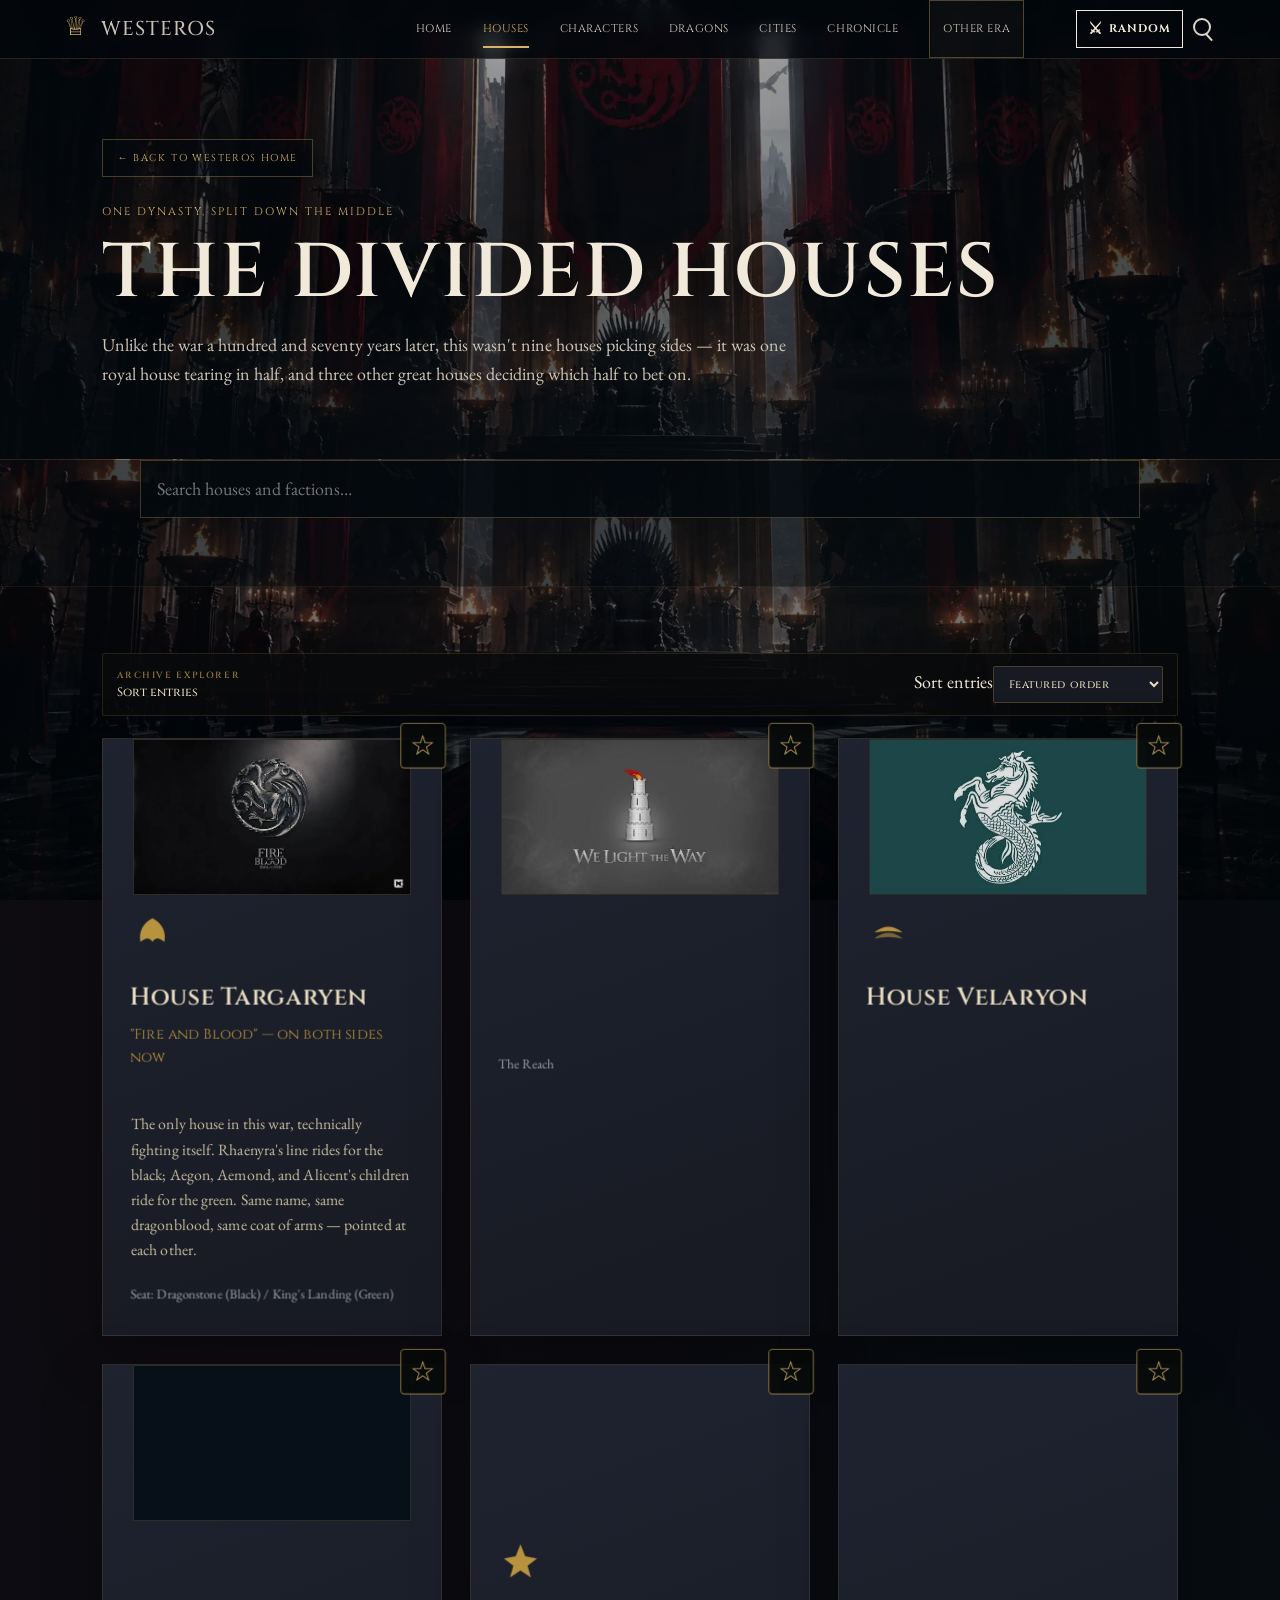
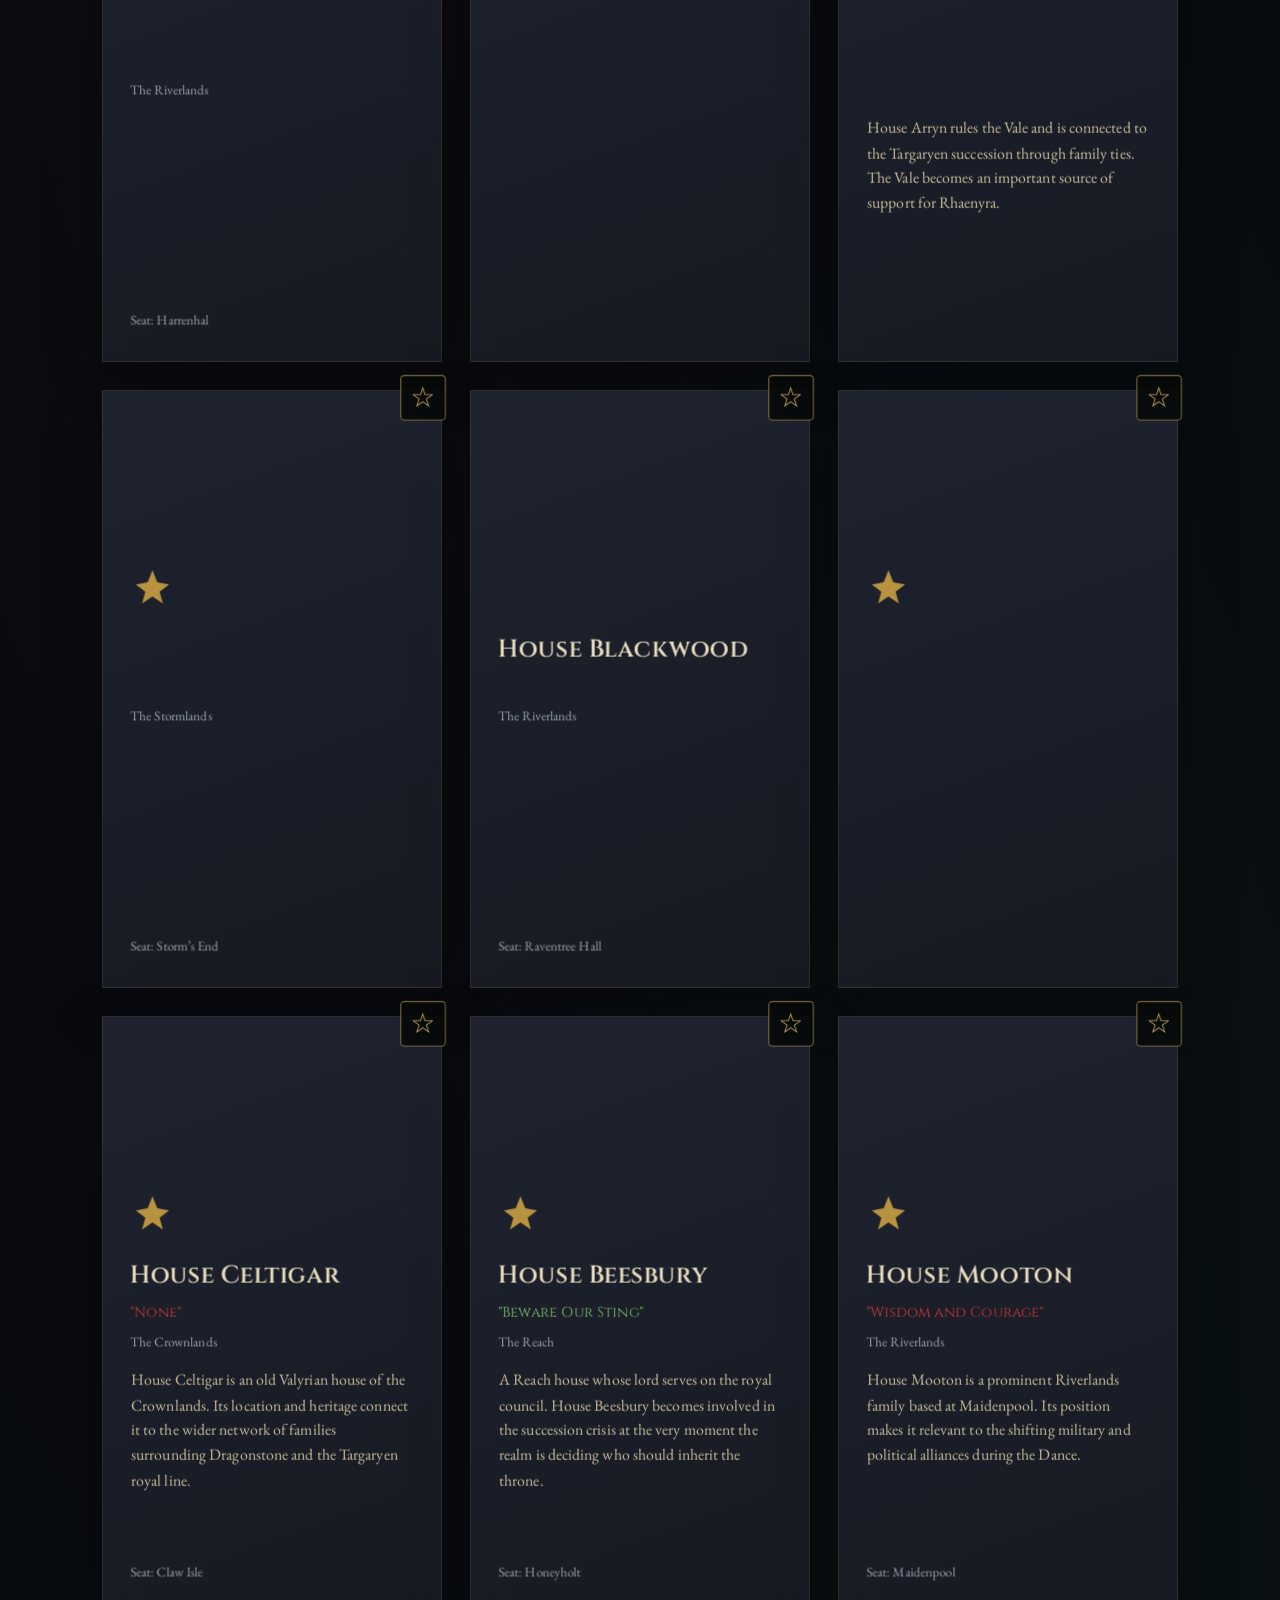
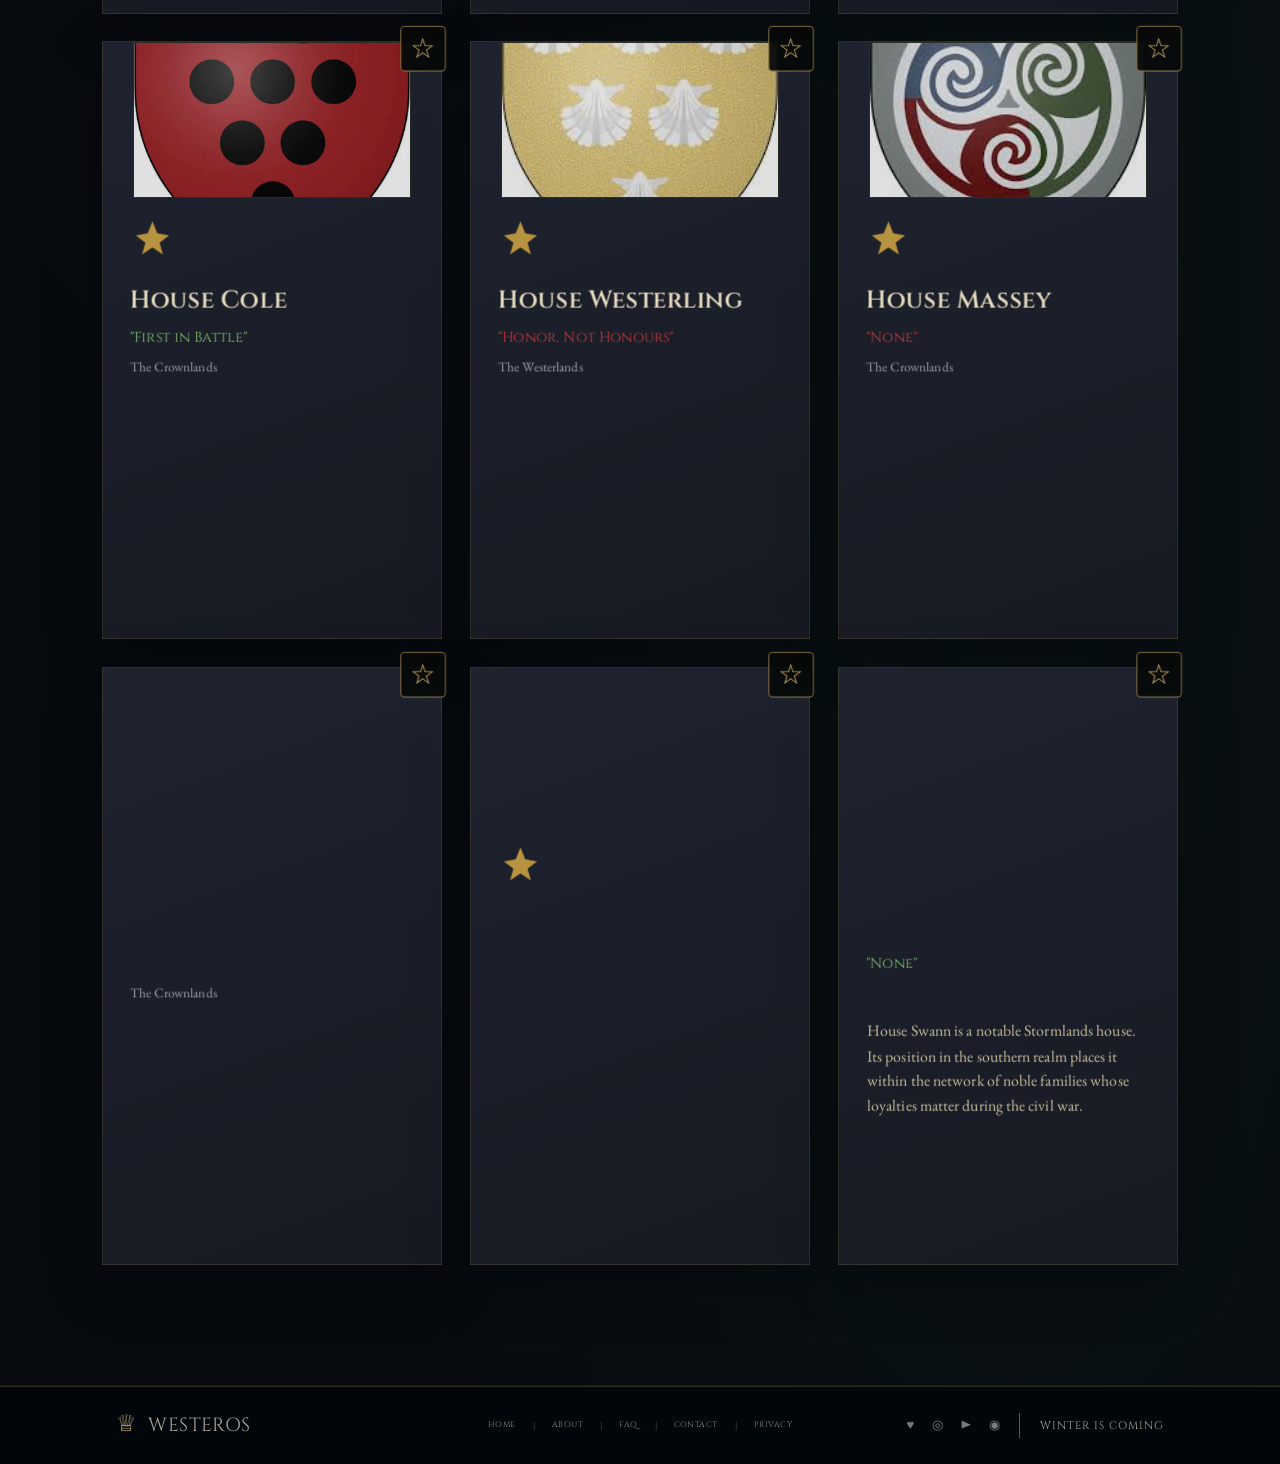
<file: hotd/houses.html>
<!DOCTYPE html>

<html lang="en">
<head>
<meta charset="utf-8"/>
<meta content="width=device-width, initial-scale=1.0" name="viewport"/>
<title>
   The Divided Houses — House of the Dragon
  </title>
<link href="https://fonts.googleapis.com" rel="preconnect"/>
<link href="https://fonts.googleapis.com/css2?family=Cinzel:wght@400;600;900&amp;family=EB+Garamond:ital,wght@0,400;0,600;1,400&amp;display=swap" rel="stylesheet"/>
<link href="../css/main.css" rel="stylesheet"/>
<link href="../css/hotd.css" rel="stylesheet"/>
<meta content="Explore the great houses of Westeros, their seats, identities and role in the political history of the realm." name="description"/><meta content="website" property="og:type"/><meta content="The Divided Houses — House of the Dragon" property="og:title"/><meta content="Explore the great houses of Westeros, their seats, identities and role in the political history of the realm." property="og:description"/><link href="../assets/favicon.svg" rel="icon" type="image/svg+xml"/></head>
<body class="hotd-theme westeros-page page-houses">
<a class="skip-link" href="#content-start">Skip to main content</a>
<header class="home-header site-header" data-era="hotd">
<a aria-label="HOTD home" class="home-logo" href="index.html">
<span class="logo-sigil">
     ♕
    </span>
<span>
     WESTEROS
    </span>
</a>
<nav aria-label="Main navigation" class="home-nav">
<a class="" href="index.html">
     HOME
    </a>
<a class="active" href="houses.html">
     HOUSES
    </a>
<a class="" href="characters.html">
     CHARACTERS
    </a>
<a class="" href="dragons.html">
     DRAGONS
    </a>
<a class="" href="cities.html">
     CITIES
    </a>
<a class="" href="chronicle.html">
     CHRONICLE
    </a>
<a class="other-era-link" href="../got/houses.html">
     OTHER ERA
    </a>
</nav>
<div class="home-tools">
<button aria-label="Open search" class="home-search-btn" type="button">
<span>
</span>
</button>
<button aria-expanded="false" aria-label="Open navigation menu" class="home-menu-btn" type="button"><span aria-hidden="true"></span><span aria-hidden="true"></span><span aria-hidden="true"></span></button></div>
<nav aria-label="Mobile navigation" class="mobile-home-nav" hidden=""><a class="" href="index.html">
     HOME
    </a><a class="active" href="houses.html">
     HOUSES
    </a><a class="" href="characters.html">
     CHARACTERS
    </a><a class="" href="dragons.html">
     DRAGONS
    </a><a class="" href="cities.html">
     CITIES
    </a><a class="" href="chronicle.html">
     CHRONICLE
    </a><a class="other-era-link" href="../got/houses.html">
     OTHER ERA
    </a></nav></header>
<header class="page-hero">
<div aria-label="houses background image" class="page-background-slot">
<span>
     BACKGROUND IMAGE: assets/images/backgrounds/hotd/houses-bg.webp
    </span>
</div>
<a class="back-home-link" href="../index.html">
    ← BACK TO WESTEROS HOME
   </a>
<p class="kicker">
    one dynasty, split down the middle
   </p>
<h1>
    The Divided Houses
   </h1>
<p class="lede">
    Unlike the war a hundred and seventy years later, this wasn't nine houses picking sides — it was one royal house tearing in half, and three other great houses deciding which half to bet on.
   </p>
</header>
<section id="content-start" style="padding-top:0; padding-bottom:40px;">
<div class="search-panel">
<input aria-label="Search houses and factions…" class="search-input" data-search="" placeholder="Search houses and factions…" type="search"/>
</div>
<div class="filter-empty">
    No matching entries found.
   </div>
</section>
<div class="search-panel" data-filter-group="house">
<button class="filter-btn active" data-filter="all" type="button">
    All
   </button>
<button class="filter-btn" data-filter="black" type="button">
    Team Black
   </button>
<button class="filter-btn" data-filter="green" type="button">
    Team Green
   </button>
<span class="filter-count" data-filter-count=""></span></div>
<section style="padding-top:0;">
<div class="house-grid"></div>
</section>
<footer class="home-footer site-footer-unified">
<a class="footer-logo" href="index.html">
<span>
     ♕
    </span>
    WESTEROS
   </a>
<div class="footer-links">
<a href="index.html">
     HOME
    </a>
<b>
     |
    </b>
<a href="../about.html">
     ABOUT
    </a>
<b>
     |
    </b>
<a href="../about.html#faq">
     FAQ
    </a>
<b>
     |
    </b>
<a href="../about.html#contact">
     CONTACT
    </a>
<b>
     |
    </b>
<a href="../about.html#privacy">
     PRIVACY
    </a>
</div>
<div class="footer-social">
<span>
     ♥
    </span>
<span>
     ◎
    </span>
<span>
     ▶
    </span>
<span>
     ◉
    </span>
<b>
</b>
<strong>
     WINTER IS COMING
    </strong>
</div>
</footer>
<script src="../data/site-data.js"></script>
<script src="../js/main.js">
</script>
</body>
</html>
</file>
<file: css/main.css>
/* ======================================================
   SHARED BASE — tokens, layout, and reusable 3D components.
   Each sub-site (got/, hotd/) loads this FIRST, then layers
   its own stylesheet on top to change accent colors and mood.
   ====================================================== */

:root {
  --ink: #0b0d13;
  --panel: #171a22;
  --panel-light: #1f2330;
  --parchment: #e8ddc0;
  --parchment-dim: #c9bd9e;
  --muted: #9aa3ad;

  /* every sub-site overrides these two */
  --accent: #d9622b;
  --accent-bright: #f0824a;
  --accent-secondary: #8fb8c9;
  --gold: #b8933f;

  --font-display: "Cinzel", serif;
  --font-body: "EB Garamond", serif;
}

* { box-sizing: border-box; }
html { scroll-behavior: smooth; }

body {
  margin: 0;
  background: var(--ink);
  color: var(--parchment);
  font-family: var(--font-body);
  font-size: 18px;
  line-height: 1.6;
  overflow-x: hidden;
}

h1, h2, h3 { font-family: var(--font-display); font-weight: 600; margin: 0; letter-spacing: 0.01em; }
p { margin: 0; }
a { color: inherit; text-decoration: none; }

@media (prefers-reduced-motion: reduce) {
  * { animation-duration: 0.01ms !important; animation-iteration-count: 1 !important; transition-duration: 0.01ms !important; }
}

/* ============ Ambient ember canvas ============ */
#embers { position: fixed; inset: 0; z-index: 0; pointer-events: none; opacity: 0.5; }

/* ============ Section shared ============ */
section { position: relative; z-index: 2; padding: 120px 8vw; }
.page-hero { position: relative; padding: 180px 8vw 100px; z-index: 2; }
.page-hero h1 { font-size: clamp(38px, 5.5vw, 64px); color: var(--parchment); margin-bottom: 20px; }
.page-hero .kicker { font-family: var(--font-display); font-size: 14px; color: var(--accent-secondary); margin-bottom: 16px; }
.page-hero p.lede { font-size: 19px; color: var(--parchment-dim); max-width: 620px; }

.section-head { max-width: 640px; margin-bottom: 56px; }
.section-head h2 { font-size: clamp(28px, 4vw, 42px); color: var(--parchment); margin-bottom: 14px; }
.section-head p { color: var(--parchment-dim); font-size: 17px; }

/* ============ Reusable: 3D tilt card ============ */
.tilt-card { perspective: 1000px; }
.tilt-card-inner {
  position: relative;
  height: 100%;
  transform-style: preserve-3d;
  transition: transform 0.15s ease-out, border-color 0.3s ease;
  will-change: transform;
}

/* ============ Reusable: 3D flip card ============ */
.flip-card { perspective: 1400px; height: 320px; cursor: pointer; }
.flip-card-inner {
  position: relative;
  width: 100%; height: 100%;
  transform-style: preserve-3d;
  transition: transform 0.7s cubic-bezier(0.4, 0.2, 0.2, 1);
}
.flip-card:hover .flip-card-inner,
.flip-card.flipped .flip-card-inner { transform: rotateY(180deg); }

.flip-face {
  position: absolute; inset: 0;
  backface-visibility: hidden;
  -webkit-backface-visibility: hidden;
  padding: 28px;
  background: linear-gradient(160deg, var(--panel-light), var(--panel));
  border: 1px solid rgba(184,147,63,0.15);
  display: flex;
  flex-direction: column;
}
.flip-face.back { transform: rotateY(180deg); overflow-y: auto; }

/* ============ Footer ============ */
.site-footer { padding: 44px 8vw 60px; color: #5a6270; font-size: 13px; text-align: center; background: #0d0f16; }
.site-footer a { color: var(--muted); border-bottom: 1px solid rgba(255,255,255,0.15); }

/* ============ Scroll reveal ============ */
.reveal { opacity: 0; transform: translateY(24px); transition: opacity 0.6s ease, transform 0.6s ease; }
.reveal.in-view { opacity: 1; transform: translateY(0); }

@media (max-width: 720px) {
  section { padding: 80px 6vw; }
  .page-hero { padding: 140px 6vw 70px; }
}


body.hotd-theme {
  --accent: #8a1f1f;
  --accent-bright: #c93b3b;
  --accent-secondary: #4f8f52;
  --accent-secondary-bright: #7fbf6e;
  --gold: #b8933f;
  background:
    radial-gradient(ellipse at 20% 15%, rgba(138,31,31,0.14), transparent 55%),
    radial-gradient(ellipse at 80% 75%, rgba(79,143,82,0.10), transparent 50%),
    var(--ink);
}

/* ============ Split-screen hero (civil war divide) ============ */
.dance-hero {
  position: relative;
  min-height: 100vh;
  display: flex;
  align-items: center;
  padding: 0 8vw;
  perspective: 1600px;
  overflow: hidden;
}

.dance-panels {
  position: absolute;
  inset: 0;
  display: flex;
  transform-style: preserve-3d;
}

.dance-panel {
  flex: 1;
  position: relative;
  transition: transform 0.4s ease;
}
.dance-panel.black { background: linear-gradient(135deg, #1a0808, #0b0d13 70%); transform: rotateY(6deg) translateZ(-20px); }
.dance-panel.green { background: linear-gradient(225deg, #0d1a0e, #0b0d13 70%); transform: rotateY(-6deg) translateZ(-20px); }

.dance-hero:hover .dance-panel.black { transform: rotateY(9deg) translateZ(-10px); }
.dance-hero:hover .dance-panel.green { transform: rotateY(-9deg) translateZ(-10px); }

.dance-hero-content { position: relative; z-index: 2; max-width: 680px; }
.dance-hero .kicker { font-family: var(--font-display); font-size: 14px; margin-bottom: 18px; color: var(--gold); }
.dance-hero h1 { font-size: clamp(38px, 5.5vw, 66px); line-height: 1.06; margin-bottom: 24px; }
.dance-hero h1 .black-word { color: var(--accent-bright); }
.dance-hero h1 .green-word { color: var(--accent-secondary-bright); }
.dance-hero .lede { font-size: 19px; color: var(--parchment-dim); max-width: 560px; }

.faction-badges { display: flex; gap: 20px; margin-top: 36px; }
.faction-badge { padding: 12px 22px; border: 1px solid rgba(255,255,255,0.15); font-family: var(--font-display); font-size: 14px; }
.faction-badge.black { color: var(--accent-bright); border-color: rgba(201,59,59,0.4); }
.faction-badge.green { color: var(--accent-secondary-bright); border-color: rgba(127,191,110,0.4); }

/* ============ Character flip cards ============ */
.character-grid { display: grid; grid-template-columns: repeat(auto-fit, minmax(260px, 1fr)); gap: 28px; }

.flip-face.front { align-items: center; text-align: center; justify-content: center; }
.flip-face.front .char-emblem { font-size: 48px; margin-bottom: 16px; }
.flip-face.front h3 { font-size: 22px; color: var(--parchment); margin-bottom: 8px; }
.flip-face.front .char-title { font-size: 13px; color: var(--muted); font-style: italic; }
.flip-face.front .flip-hint { position: absolute; bottom: 16px; font-size: 11px; color: var(--muted); left: 0; right: 0; text-align: center; }

.flip-face.back h3 { font-size: 18px; margin-bottom: 4px; }
.flip-face.back .char-title { font-size: 12px; color: var(--gold); margin-bottom: 12px; display: block; }
.flip-face.back p { font-size: 14.5px; color: var(--parchment-dim); }

.character-card[data-faction="black"] .flip-face { border-top: 2px solid var(--accent); }
.character-card[data-faction="green"] .flip-face { border-top: 2px solid var(--accent-secondary); }
.character-card[data-faction="black"] .char-emblem { color: var(--accent-bright); }
.character-card[data-faction="green"] .char-emblem { color: var(--accent-secondary-bright); }

/* ============ House cards ============ */
.house-grid { display: grid; grid-template-columns: repeat(auto-fit, minmax(300px, 1fr)); gap: 28px; }
.house-card { height: 380px; }
.house-card-inner { padding: 34px 30px; background: linear-gradient(160deg, var(--panel-light), var(--panel)); border: 1px solid rgba(184,147,63,0.15); }
.house-card:hover .house-card-inner { border-color: rgba(184,147,63,0.4); }
.sigil { width: 46px; height: 46px; color: var(--gold); margin-bottom: 18px; transform: translateZ(30px); }
.house-card h3 { font-size: 24px; color: var(--parchment); margin-bottom: 6px; transform: translateZ(24px); }
.house-card .motto { font-family: var(--font-display); font-size: 14px; margin-bottom: 8px; transform: translateZ(20px); }
.house-card .region { font-size: 13px; color: var(--muted); margin-bottom: 14px; transform: translateZ(20px); }
.house-card .lore { font-size: 15.5px; color: var(--parchment-dim); transform: translateZ(14px); }
.house-card .seat { position: absolute; bottom: 30px; left: 30px; font-size: 13px; color: var(--muted); transform: translateZ(18px); }
.house-card[data-faction="black"] .motto { color: var(--accent-bright); }
.house-card[data-faction="green"] .motto { color: var(--accent-secondary-bright); }
.house-card[data-faction="split"] .motto { color: var(--gold); }

/* ============ Dragon cards ============ */
.dragon-row { display: grid; grid-template-columns: repeat(auto-fit, minmax(280px, 1fr)); gap: 32px; }
.dragon-card { position: relative; padding: 44px 30px 34px; background: var(--panel); overflow: hidden; }
.dragon-card h3 { font-size: 25px; margin-bottom: 6px; color: var(--parchment); }
.dragon-card .rider { font-size: 13px; color: var(--gold); font-family: var(--font-display); margin-bottom: 14px; display: block; }
.dragon-card p.desc { color: var(--parchment-dim); font-size: 16px; position: relative; z-index: 1; }
.dragon-card[data-faction="black"] { border-top: 2px solid var(--accent); }
.dragon-card[data-faction="green"] { border-top: 2px solid var(--accent-secondary); }
.dragon-flame { position: absolute; top: -40px; right: -40px; width: 140px; height: 140px; border-radius: 50%; filter: blur(30px); opacity: 0.5; animation: flicker 3.4s ease-in-out infinite; }
.dragon-card[data-faction="black"] .dragon-flame { background: #5c1c1c; }
.dragon-card[data-faction="green"] .dragon-flame { background: #2f5c3a; }
@keyframes flicker { 0%, 100% { transform: scale(1); opacity: 0.4; } 50% { transform: scale(1.25); opacity: 0.6; } }

/* ============ Timeline ============ */
.timeline { position: relative; max-width: 900px; margin: 0 auto; }
.timeline-line { position: absolute; top: 0; bottom: 0; left: 50%; width: 2px; background: linear-gradient(to bottom, var(--accent), var(--gold), var(--accent-secondary)); transform: translateX(-50%); }
.timeline-item { position: relative; width: 50%; padding: 0 48px 64px 0; text-align: right; }
.timeline-item.reverse { margin-left: 50%; padding: 0 0 64px 48px; text-align: left; }
.timeline-dot { position: absolute; top: 6px; right: -6px; width: 12px; height: 12px; border-radius: 50%; background: var(--gold); box-shadow: 0 0 0 4px rgba(184,147,63,0.2); }
.timeline-item.reverse .timeline-dot { right: auto; left: -6px; }
.timeline-item[data-faction="black"] .timeline-dot { background: var(--accent-bright); box-shadow: 0 0 0 4px rgba(201,59,59,0.25); }
.timeline-item[data-faction="green"] .timeline-dot { background: var(--accent-secondary-bright); box-shadow: 0 0 0 4px rgba(127,191,110,0.25); }
.timeline-year { font-family: var(--font-display); font-size: 13px; color: var(--gold); }
.timeline-card h3 { font-size: 20px; margin: 8px 0 8px; color: var(--parchment); }
.timeline-card p { font-size: 15px; color: var(--muted); }

@media (max-width: 720px) {
  .dance-panels { flex-direction: column; }
  .faction-badges { flex-wrap: wrap; }
  .timeline-item, .timeline-item.reverse { width: 100%; margin-left: 0; padding: 0 0 48px 32px; text-align: left; }
  .timeline-line { left: 6px; }
  .timeline-dot, .timeline-item.reverse .timeline-dot { left: 0; right: auto; }
}

/* =========================================================
   WESTEROS SITE ENHANCEMENTS
   Shared layout, navigation, accessibility and components
   ========================================================= */
.search-panel{display:flex;gap:12px;align-items:center;max-width:920px;margin:0 auto 36px;flex-wrap:wrap}
.search-input{flex:1;min-width:240px;background:rgba(255,255,255,.04);border:1px solid rgba(184,147,63,.25);color:var(--parchment);padding:14px 16px;font:inherit;outline:none}
.search-input:focus{border-color:var(--accent-bright);box-shadow:0 0 0 3px rgba(217,98,43,.12)}
.filter-btn{background:transparent;color:var(--parchment-dim);border:1px solid rgba(255,255,255,.15);padding:10px 14px;font-family:var(--font-display);font-size:12px;cursor:pointer}
.filter-btn.active,.filter-btn:hover{border-color:var(--accent);color:var(--accent-bright)}
.filter-empty{text-align:center;color:var(--muted);padding:30px;display:none}
.profile-panel{margin:48px auto 0;max-width:1000px;padding:30px;background:linear-gradient(160deg,var(--panel-light),var(--panel));border:1px solid rgba(184,147,63,.2);display:none}
.profile-panel.open{display:block;animation:revealPanel .35s ease}
@keyframes revealPanel{from{opacity:0;transform:translateY(12px)}to{opacity:1;transform:none}}
.profile-panel h3{margin-bottom:8px}.profile-panel p{color:var(--parchment-dim)}
.gallery-grid{display:grid;grid-template-columns:repeat(auto-fit,minmax(220px,1fr));gap:18px}
.gallery-card{min-height:180px;padding:24px;display:flex;align-items:flex-end;background:linear-gradient(145deg,var(--panel-light),var(--panel));border:1px solid rgba(184,147,63,.14);position:relative;overflow:hidden}
.gallery-card::before{content:"";position:absolute;inset:-40%;background:radial-gradient(circle at 65% 35%,rgba(217,98,43,.2),transparent 35%);transform:rotate(12deg)}
.gallery-card.hotd::before{background:radial-gradient(circle at 65% 35%,rgba(79,143,82,.18),transparent 35%)}
.gallery-card span{position:relative;z-index:1;font-family:var(--font-display);font-size:15px}
.faq-grid{display:grid;gap:12px;max-width:900px}.faq-item{border:1px solid rgba(184,147,63,.15);background:rgba(255,255,255,.025)}
.faq-item summary{cursor:pointer;padding:18px 20px;font-family:var(--font-display);font-size:14px;color:var(--parchment)}.faq-item p{padding:0 20px 20px;color:var(--parchment-dim);font-size:16px}
.about-band{border-top:1px solid rgba(184,147,63,.12);border-bottom:1px solid rgba(184,147,63,.12);background:linear-gradient(90deg,rgba(184,147,63,.04),transparent,rgba(184,147,63,.04))}
.footer-grid{display:grid;grid-template-columns:repeat(auto-fit,minmax(180px,1fr));gap:28px;text-align:left;max-width:1000px;margin:0 auto 30px}.footer-grid h3{font-size:14px;color:var(--parchment)}.footer-grid a{display:block;margin-top:7px}
.back-top{display:inline-block;margin-top:12px;padding:8px 14px;border:1px solid rgba(255,255,255,.12)}
@media(max-width:720px){.footer-grid{text-align:center}}
.profile-modal{position:fixed;inset:0;background:rgba(0,0,0,.78);display:none;align-items:center;justify-content:center;padding:24px;z-index:100}
.profile-modal.open{display:flex}.profile-modal-card{max-width:680px;width:100%;background:linear-gradient(160deg,var(--panel-light),var(--panel));border:1px solid rgba(184,147,63,.35);padding:34px;position:relative;box-shadow:0 30px 90px rgba(0,0,0,.65)}
.profile-modal-card h2{font-size:32px;margin-bottom:6px}.profile-modal-card .profile-role{color:var(--gold);font-family:var(--font-display);font-size:13px;margin-bottom:18px}.profile-modal-card p{color:var(--parchment-dim)}.profile-close{position:absolute;top:12px;right:14px;background:none;border:0;color:var(--parchment);font-size:28px;cursor:pointer}
.profile-trigger{margin-top:auto;align-self:flex-start;background:transparent;color:var(--accent-bright);border:1px solid rgba(201,59,59,.35);padding:8px 12px;font-family:var(--font-display);font-size:11px;cursor:pointer}

/* =========================================================
   REFERENCE HOMEPAGE — cinematic one-screen composition
   ========================================================= */
body.westeros-home{
  --home-gold:#d8b26a;
  --home-gold-soft:#b99860;
  --home-cream:#f1eadb;
  --home-line:rgba(220,185,112,.34);
  min-height:100vh;
  background:#03070b;
  color:var(--home-cream);
  font-family:"EB Garamond",Georgia,serif;
}
.westeros-home .home-bg{
  position:fixed;inset:0;z-index:-4;
  background-image:url("../assets/images/backgrounds/main/main-bg.webp");
  background-size:cover;background-position:center 34%;
  filter:saturate(.72) contrast(1.08) brightness(.62);
  transform:scale(1.015);
}
.westeros-home .home-vignette{position:fixed;inset:0;z-index:-3;pointer-events:none;background:linear-gradient(180deg,rgba(2,6,10,.72) 0%,rgba(2,6,10,.04) 16%,rgba(2,6,10,.10) 45%,rgba(2,6,10,.93) 100%),linear-gradient(90deg,rgba(0,0,0,.58),transparent 24%,transparent 76%,rgba(0,0,0,.58));}
.westeros-home #embers{z-index:-1;opacity:.34}
.home-header{height:59px;position:fixed;left:0;right:0;top:0;z-index:60;display:grid;grid-template-columns:330px 1fr 160px;align-items:center;padding:0 116px;background:rgba(2,7,12,.78);border-bottom:1px solid rgba(215,183,116,.16);backdrop-filter:blur(7px)}
.home-logo{display:flex;align-items:center;gap:13px;font-family:"Cinzel",serif;font-size:28px;font-weight:500;letter-spacing:.045em;color:#c9c0b4;white-space:nowrap}
.logo-sigil{font-size:30px;line-height:1;color:var(--home-gold);transform:translateY(-1px)}
.home-nav{height:100%;display:flex;align-items:center;justify-content:center;gap:43px}
.home-nav a{position:relative;height:100%;display:flex;align-items:center;font-family:"Cinzel",serif;font-size:12px;letter-spacing:.02em;color:#ddd4c7;white-space:nowrap;transition:color .2s ease}
.home-nav a:hover,.home-nav a.active{color:var(--home-gold)}
.home-nav a.active:after{content:"";position:absolute;left:0;right:0;bottom:10px;height:2px;background:var(--home-gold);box-shadow:0 0 9px rgba(216,178,106,.28)}
.home-tools{display:flex;justify-content:flex-end;align-items:center;gap:28px}
.home-search-btn,.home-menu-btn{appearance:none;border:0;background:transparent;color:#ded7ca;padding:0;cursor:pointer}
.home-search-btn{width:24px;height:24px;position:relative}
.home-search-btn:before{content:"";position:absolute;width:14px;height:14px;border:2px solid currentColor;border-radius:50%;left:1px;top:1px}
.home-search-btn:after{content:"";position:absolute;width:9px;height:2px;background:currentColor;transform:rotate(47deg);left:14px;top:16px;transform-origin:left center}
.home-menu-btn{width:26px;height:22px;display:flex;flex-direction:column;justify-content:space-between}
.home-menu-btn i{height:2px;width:26px;background:var(--home-gold);display:block}
.home-hero{height:503px;min-height:503px;padding:59px 20px 0;display:flex;align-items:center;justify-content:center;text-align:center;position:relative;z-index:1}
.hero-copy{width:min(100%,900px);margin-top:-7px}
.hero-kicker{display:flex;align-items:center;justify-content:center;gap:14px;color:var(--home-gold);font-family:"Cinzel",serif;font-size:13px;letter-spacing:.28em;margin-bottom:11px}
.hero-kicker span{display:block;width:17px;height:1px;background:var(--home-gold);opacity:.9}
.hero-copy h1{font-family:"Cinzel",serif;font-weight:500;font-size:57px;line-height:1.03;letter-spacing:.015em;color:#f4eee2;text-shadow:0 3px 22px rgba(0,0,0,.65);margin:0 0 12px}
.hero-copy p{font-size:17px;line-height:1.32;color:#eee8dd;text-shadow:0 2px 10px #000;margin:0 auto}
.era-actions{display:flex;justify-content:center;gap:31px;margin-top:26px}
.era-btn{height:61px;width:266px;display:flex;align-items:center;text-align:left;border:1px solid rgba(220,185,112,.9);border-radius:15px;background:rgba(4,11,16,.77);box-shadow:inset 0 0 22px rgba(0,0,0,.28),0 7px 30px rgba(0,0,0,.25);transition:transform .22s ease,background .22s ease,box-shadow .22s ease}
.era-btn:hover{transform:translateY(-2px);background:rgba(7,17,23,.9);box-shadow:inset 0 0 22px rgba(0,0,0,.2),0 12px 35px rgba(0,0,0,.36)}
.era-btn.hotd{border-color:#38c9a2}
.era-icon{width:57px;text-align:center;font-size:27px;color:#e5d1a4}
.era-text{display:flex;flex-direction:column;gap:1px;flex:1}
.era-text strong{font-family:"Cinzel",serif;font-size:12px;letter-spacing:.04em;color:#f0e8da;font-weight:500}
.era-text small{font-family:"Cinzel",serif;font-size:8px;letter-spacing:.08em;color:#a89d8d}
.era-arrow{font-family:Arial,sans-serif;font-size:25px;font-weight:300;margin-right:18px;color:#e8ddc8}
.home-featured{height:277px;padding:10px 9vw 0;position:relative;z-index:2;background:linear-gradient(180deg,rgba(3,9,14,.98),rgba(3,9,14,.92));border-top:1px solid rgba(216,178,106,.13)}
.ornate-heading{height:30px;display:flex;align-items:center;justify-content:center;gap:15px}
.ornate-heading span{width:34px;height:1px;background:var(--home-gold);opacity:.75}.ornate-heading h2{font-family:"Cinzel",serif;font-size:12px;font-weight:500;letter-spacing:.31em;color:var(--home-gold);margin:0}
.featured-grid{display:grid;grid-template-columns:repeat(4,1fr);gap:22px;max-width:1260px;margin:1px auto 0}
.featured-card{height:221px;position:relative;overflow:hidden;border:1px solid rgba(169,177,180,.35);background:#0a1015}
.featured-image{position:absolute;inset:0;background-image:var(--card-image);background-size:cover;background-position:center;filter:saturate(.9) contrast(1.05);transition:transform .45s ease}
.featured-card:hover .featured-image{transform:scale(1.04)}
.featured-shade{position:absolute;inset:0;background:linear-gradient(180deg,rgba(0,0,0,0) 30%,rgba(1,5,8,.24) 48%,rgba(1,5,8,.96) 100%)}
.featured-content{position:absolute;left:20px;right:16px;bottom:13px;z-index:2}
.featured-content h3{font-family:"Cinzel",serif;font-size:15px;font-weight:500;letter-spacing:.025em;color:#f0e8da;margin:0 0 2px}
.featured-content p{font-size:14px;color:#eee8de;line-height:1.2;margin:0 0 8px}
.featured-content b{font-family:"Cinzel",serif;font-size:9px;font-weight:500;letter-spacing:.08em;color:var(--home-gold)}
.featured-content em{font-family:Arial,sans-serif;font-style:normal;font-size:18px;vertical-align:-2px;margin-left:7px;color:#e8ddc8}
.home-explore{height:166px;padding:12px 9vw 25px;position:relative;z-index:2;background:rgba(3,9,14,.96)}
.home-explore .ornate-heading{height:27px}
.explore-grid{max-width:1084px;margin:3px auto 0;display:grid;grid-template-columns:repeat(5,1fr);gap:15px}
.explore-grid a{height:94px;border:1px solid rgba(216,178,106,.68);background:linear-gradient(180deg,rgba(7,16,23,.95),rgba(3,10,15,.96));display:grid;grid-template-columns:1fr auto;grid-template-rows:1fr 1fr;align-items:center;padding:9px 14px 7px;text-align:center;position:relative;transition:transform .2s,border-color .2s,background .2s}
.explore-grid a:hover{transform:translateY(-2px);border-color:var(--home-gold);background:#07131b}
.explore-icon{grid-column:1/-1;font-size:31px;line-height:1;color:#d7b77d;align-self:end}
.explore-grid strong{font-family:"Cinzel",serif;font-size:12px;font-weight:500;color:#eee7da;align-self:start;margin-top:6px}
.explore-grid i{font-style:normal;font-family:Arial,sans-serif;font-size:22px;font-weight:300;color:#ded2bf;align-self:start;margin-top:0}
.home-footer{height:78px;display:grid;grid-template-columns:330px 1fr 330px;align-items:center;padding:0 116px;background:rgba(2,7,12,.98);border-top:1px solid rgba(220,185,112,.2);position:relative;z-index:3}
.footer-logo{font-family:"Cinzel",serif;font-size:19px;color:#a99f93;letter-spacing:.02em;display:flex;align-items:center;gap:11px}.footer-logo span{color:#c7ad7b;font-size:23px}
.footer-links{display:flex;justify-content:center;align-items:center;gap:17px}.footer-links a{font-family:"Cinzel",serif;font-size:8px;letter-spacing:.06em;color:#938d84}.footer-links b{font-weight:400;color:#514e4a;font-size:9px}
.footer-social{display:flex;align-items:center;justify-content:flex-end;gap:18px;color:#777a7e}.footer-social span{font-size:13px}.footer-social b{height:25px;width:1px;background:#5c5c5c;margin:0 2px 0 1px}.footer-social strong{font-family:"Cinzel",serif;font-size:11px;letter-spacing:.09em;color:#aaa29a;font-weight:400;white-space:nowrap}
.home-search-panel{position:fixed;inset:0;z-index:200;background:rgba(0,0,0,.78);backdrop-filter:blur(7px);display:flex;align-items:flex-start;justify-content:center;padding-top:110px}.home-search-panel[hidden]{display:none}.search-box{width:min(680px,90vw);background:#071019;border:1px solid rgba(216,178,106,.45);padding:28px;box-shadow:0 25px 80px rgba(0,0,0,.65);position:relative}.search-box label{display:block;font-family:"Cinzel",serif;font-size:12px;color:var(--home-gold);letter-spacing:.2em;margin-bottom:14px}.search-box input{width:100%;padding:14px 16px;background:#02070b;border:1px solid rgba(216,178,106,.25);color:#eee;font:16px "EB Garamond",serif;outline:0}.search-close{position:absolute;right:13px;top:8px;border:0;background:none;color:#d9d1c3;font-size:28px;cursor:pointer}.home-search-result{display:block;padding:12px 4px;border-bottom:1px solid rgba(255,255,255,.08);font-family:"Cinzel",serif;font-size:11px;color:#cfc5b7}.home-search-result:hover{color:var(--home-gold)}
@media(max-width:1250px){.home-header{padding:0 55px;grid-template-columns:260px 1fr 120px}.home-nav{gap:25px}.home-nav a{font-size:11px}.home-footer{padding:0 55px;grid-template-columns:260px 1fr 300px}.featured-grid{gap:14px}.home-featured,.home-explore{padding-left:6vw;padding-right:6vw}}
@media(max-width:900px){.home-header{grid-template-columns:1fr auto;height:64px;padding:0 24px}.home-nav{display:none}.home-logo{font-size:24px}.home-tools{gap:20px}.home-hero{height:auto;min-height:620px;padding:90px 20px 55px}.hero-copy h1{font-size:clamp(38px,8vw,57px)}.desktop-only{display:none}.era-actions{flex-direction:column;align-items:center}.home-featured{height:auto;padding:30px 24px}.featured-grid{grid-template-columns:repeat(2,1fr);gap:14px}.home-explore{height:auto;padding:35px 24px}.explore-grid{grid-template-columns:repeat(2,1fr)}.home-footer{height:auto;min-height:110px;padding:25px 24px;grid-template-columns:1fr;gap:18px;text-align:center}.footer-social{justify-content:center}.footer-logo{justify-content:center}}
@media(max-width:560px){.home-logo{font-size:20px}.logo-sigil{font-size:24px}.hero-kicker{font-size:10px;letter-spacing:.18em}.hero-kicker span{width:12px}.hero-copy h1{font-size:34px}.hero-copy p{font-size:15px}.era-btn{width:min(100%,320px)}.featured-grid{grid-template-columns:1fr}.featured-card{height:205px}.explore-grid{grid-template-columns:1fr}.explore-grid a{height:82px}.home-footer{font-size:11px}.footer-links{flex-wrap:wrap}}
.westeros-home .featured-daenerys{background-image:url("../assets/images/characters/got/featured-daenerys.webp");background-position:center 34%}
.westeros-home .featured-houses{background-image:url("../assets/images/houses/got/featured-houses.webp");background-position:center 42%}
.westeros-home .featured-dragon{background-image:url("../assets/images/dragons/got/featured-dragon.webp");background-position:center 38%}
.westeros-home .featured-city{background-image:url("../assets/images/cities/got/featured-city.webp");background-position:center 39%}


/* ============================================================
   IMAGE SLOTS — Characters, Dragons & Cities
   Replace the placeholder JPGs in assets/images/ with your own
   images using the same filenames.
   ============================================================ */
.character-photo,
.dragon-photo,
.city-photo {
  position: relative;
  overflow: hidden;
  background: linear-gradient(145deg, #0d1014, #19140f);
}
.character-photo img,
.dragon-photo img,
.city-photo img {
  width: 100%;
  height: 100%;
  display: block;
  object-fit: cover;
  transition: transform .5s ease, filter .5s ease;
}
.image-placeholder {
  position: absolute;
  left: 50%;
  top: 50%;
  transform: translate(-50%,-50%);
  pointer-events: none;
  text-align: center;
  color: rgba(235,225,200,.75);
  font-family: var(--font-display);
  font-size: 12px;
  letter-spacing: 2px;
  white-space: nowrap;
  text-shadow: 0 2px 8px #000;
}

/* Character flip cards */
.character-card .flip-face.front {
  display: flex;
  flex-direction: column;
  align-items: stretch;
  justify-content: flex-start;
  padding: 0;
  overflow: hidden;
}
.character-card .character-photo {
  width: 100%;
  height: 245px;
  flex: 0 0 245px;
}
.character-card .character-photo::after,
.dragon-card .dragon-photo::after,
.city-card .city-photo::after {
  content: '';
  position: absolute;
  inset: 0;
  background: linear-gradient(to top, rgba(5,6,8,.92), rgba(5,6,8,.05) 58%, rgba(0,0,0,.18));
  pointer-events: none;
}
.character-card .front .char-emblem,
.character-card .front h3,
.character-card .front .char-title,
.character-card .front .flip-hint {
  position: relative;
  z-index: 2;
  margin-left: 22px;
  margin-right: 22px;
}
.character-card .front .char-emblem { margin-top: -30px; }
.character-card .front h3 { margin-top: 6px; }
.character-card:hover .character-photo img { transform: scale(1.05); }

/* Dragon cards */
.dragon-card { padding: 0 0 34px; }
.dragon-card .dragon-photo {
  height: 250px;
  margin-bottom: 22px;
}
.dragon-card > h3,
.dragon-card > .rider,
.dragon-card > .desc { margin-left: 30px; margin-right: 30px; }
.dragon-card:hover .dragon-photo img { transform: scale(1.06); }

/* City cards */
.city-card .city-3d { position: relative; }
.city-card .city-photo {
  position: absolute;
  inset: 0;
  z-index: 0;
  transform: translateZ(0);
}
.city-card .city-photo img { filter: saturate(.78) brightness(.72); }
.city-card .city-3d .city-layer { z-index: 1; }
.city-card .city-label { position: relative; z-index: 4; }
.city-card:hover .city-photo img { transform: scale(1.05); filter: saturate(.9) brightness(.82); }

@media (max-width: 760px) {
  .character-card .character-photo { height: 210px; flex-basis: 210px; }
  .dragon-card .dragon-photo { height: 220px; }
}


/* =========================================================
   UNIFIED WESTEROS INNER-PAGE DESIGN
   All era pages now share the same header, navigation,
   spacing, cards, footer and responsive behavior as home.
   ========================================================= */
:root{
  --home-gold:#d8b26a; --home-gold-soft:#b99860; --home-cream:#f1eadb;
}
body.westeros-page{background:#03070b;color:var(--home-cream);min-height:100vh;position:relative;}
body.westeros-page::before{content:"";position:fixed;inset:0;z-index:0;pointer-events:none;background:radial-gradient(circle at 50% 0%,rgba(216,178,106,.06),transparent 45%),linear-gradient(180deg,#03070b,#071019 45%,#03070b);}
body.got-theme.westeros-page::before{background:radial-gradient(circle at 20% 15%,rgba(217,98,43,.12),transparent 45%),linear-gradient(180deg,#03070b,#090d12 48%,#03070b);}
body.hotd-theme.westeros-page::before{background:radial-gradient(circle at 20% 15%,rgba(138,31,31,.14),transparent 45%),radial-gradient(circle at 80% 35%,rgba(79,143,82,.08),transparent 42%),linear-gradient(180deg,#03070b,#090d12 48%,#03070b);}
.site-header{grid-template-columns:240px 1fr 160px;padding:0 7.5vw;}
.site-header .home-logo{font-size:20px;letter-spacing:.05em;}
.site-header .logo-sigil{font-size:26px;}
.site-header .home-nav{gap:clamp(18px,2.4vw,42px);}
.site-header .home-nav a{font-size:11px;letter-spacing:.05em;}
.site-header .home-nav a.active,.site-header .home-nav a:hover{color:var(--home-gold);}
.site-header .home-nav a.active:after{background:var(--home-gold);}
.site-header .other-era-link{color:#d8d0c3 !important;}
.site-header .other-era-link:hover{color:var(--home-gold) !important;}
.unified-page{position:relative;z-index:2;padding-top:59px;}
.unified-hero{min-height:430px;padding:115px 8vw 75px;display:flex;flex-direction:column;justify-content:center;border-bottom:1px solid rgba(216,178,106,.14);background:linear-gradient(180deg,rgba(4,10,15,.15),rgba(4,10,15,.65));}
.unified-hero .kicker{font-family:"Cinzel",serif;font-size:11px;letter-spacing:.18em;text-transform:uppercase;color:var(--home-gold);margin-bottom:16px;}
.unified-hero h1{font-size:clamp(42px,6vw,76px);line-height:1.02;color:var(--home-cream);text-transform:uppercase;letter-spacing:.03em;margin-bottom:20px;text-shadow:0 10px 40px rgba(0,0,0,.45);}
.unified-hero .lede{font-size:19px;max-width:700px;color:#cfc5b7;line-height:1.65;}
.unified-section{padding:70px 8vw 90px;}
.unified-section .section-head{max-width:900px;margin:0 auto 34px;text-align:center;}
.unified-section .section-head h2{text-transform:uppercase;font-size:13px;letter-spacing:.26em;color:var(--home-gold);margin-bottom:10px;}
.unified-section .section-head p{font-size:17px;color:#a9a29a;}
.westeros-page .search-panel{max-width:1000px;margin:0 auto 28px;}
.westeros-page .search-input{background:rgba(3,9,14,.8);border:1px solid rgba(216,178,106,.28);}
.westeros-page .search-input:focus{border-color:var(--home-gold);box-shadow:0 0 0 3px rgba(216,178,106,.1);}
.unified-card,.unified-city{border:1px solid rgba(216,178,106,.22);background:linear-gradient(145deg,rgba(17,26,34,.96),rgba(5,11,16,.98));box-shadow:0 18px 55px rgba(0,0,0,.28);overflow:hidden;}
.unified-card:hover,.unified-city:hover{border-color:rgba(216,178,106,.55);}
.unified-city-grid{display:grid;grid-template-columns:repeat(3,1fr);gap:22px;max-width:1200px;margin:0 auto;}
.unified-city{min-height:310px;position:relative;display:flex;flex-direction:column;}
.unified-city .city-photo{height:215px;position:relative;flex:0 0 215px;overflow:hidden;}
.unified-city .city-photo img{width:100%;height:100%;object-fit:cover;display:block;transition:transform .45s ease,filter .45s ease;filter:saturate(.75) brightness(.7);}
.unified-city:hover .city-photo img{transform:scale(1.05);filter:saturate(.9) brightness(.84);}
.unified-city .city-card-content{padding:18px 20px 22px;position:relative;z-index:2;background:linear-gradient(180deg,rgba(5,11,16,.95),rgba(5,11,16,1));}
.unified-city h3{font-size:20px;margin-bottom:5px;color:var(--home-cream);}.unified-city p{color:#b8b0a4;font-size:15px;line-height:1.5;}
.site-footer-unified{height:78px !important;}
@media(max-width:1250px){.site-header{padding:0 4vw;grid-template-columns:220px 1fr 120px}.site-header .home-nav{gap:20px}.site-header .home-nav a{font-size:10px}.unified-section{padding-left:6vw;padding-right:6vw;}}
@media(max-width:900px){
  .unified-page{padding-top:64px}
  .unified-hero{min-height:400px;padding:100px 24px 60px}
  .unified-section{padding:55px 24px 70px}
  .unified-city-grid{grid-template-columns:repeat(2,minmax(0,1fr))}
  .site-footer-unified{height:auto !important;min-height:110px !important;padding:25px 24px !important;grid-template-columns:1fr !important;gap:18px;text-align:center}
  .site-footer-unified .footer-social{justify-content:center}
  .site-footer-unified .footer-logo{justify-content:center}
}
@media(max-width:560px){.site-header{padding:0 18px}.site-header .home-logo{font-size:18px}.unified-hero h1{font-size:38px}.unified-hero .lede{font-size:16px}.unified-city-grid{grid-template-columns:1fr}.mobile-home-nav{top:64px}.unified-section{padding-left:18px;padding-right:18px;}}

/* Era landing pages — same composition language as the main home page */
.era-home-hero{height:503px;min-height:503px;padding:100px 8vw 55px;position:relative;z-index:2;display:flex;align-items:center;overflow:hidden;background:radial-gradient(circle at 50% 45%,rgba(216,178,106,.07),transparent 30%),linear-gradient(180deg,rgba(2,7,12,.2),rgba(2,7,12,.96));}
.era-home-hero::after{content:"";position:absolute;inset:0;pointer-events:none;background:radial-gradient(ellipse at center,transparent 20%,rgba(0,0,0,.38) 100%);}
body.got-theme .era-home-hero{background:radial-gradient(circle at 50% 42%,rgba(217,98,43,.14),transparent 32%),linear-gradient(180deg,rgba(2,7,12,.12),rgba(2,7,12,.96));}
body.hotd-theme .era-home-hero{background:radial-gradient(circle at 32% 42%,rgba(138,31,31,.16),transparent 30%),radial-gradient(circle at 68% 42%,rgba(79,143,82,.10),transparent 30%),linear-gradient(180deg,rgba(2,7,12,.12),rgba(2,7,12,.96));}
.era-home-hero .hero-copy{position:relative;z-index:2;max-width:850px;margin:0 auto;text-align:center;}
.era-home-hero .hero-kicker{display:flex;align-items:center;justify-content:center;gap:15px;font-family:"Cinzel",serif;font-size:11px;letter-spacing:.24em;color:var(--home-gold);margin-bottom:18px;}
.era-home-hero .hero-kicker span{display:block;width:36px;height:1px;background:var(--home-gold);opacity:.7;}
.era-home-hero h1{font-family:"Cinzel",serif;font-size:clamp(44px,7vw,86px);line-height:1.02;letter-spacing:.05em;color:var(--home-cream);margin-bottom:22px;text-shadow:0 14px 55px rgba(0,0,0,.55);}
.era-home-hero p{max-width:720px;margin:0 auto;color:#d1c8ba;font-size:18px;line-height:1.55;}
.era-home-actions{display:flex;justify-content:center;gap:14px;margin-top:30px;}
.era-home-btn{min-width:190px;padding:13px 18px;border:1px solid rgba(216,178,106,.5);font-family:"Cinzel",serif;font-size:10px;letter-spacing:.12em;color:#ddd4c7;background:rgba(4,10,15,.68);transition:.25s ease;}
.era-home-btn:hover,.era-home-btn.primary{border-color:var(--home-gold);color:var(--home-gold);transform:translateY(-2px);background:rgba(216,178,106,.07);}
.era-home-btn span{margin-left:10px;font-size:15px;}
.era-featured{height:277px;padding-top:11px;}
.era-explore{height:166px;}
.era-landing .home-footer{margin-top:0;}
@media(max-width:900px){.era-home-hero{height:auto;min-height:560px;padding:100px 24px 60px}.era-home-actions{flex-direction:column;align-items:center}.era-home-btn{width:min(100%,320px)}.era-featured{height:auto}.era-explore{height:auto;}}


/* Final consistency pass: inner pages use the same visual rhythm as home */
.westeros-page .page-hero{min-height:400px;padding:110px 8vw 70px;display:flex;flex-direction:column;justify-content:center;background:linear-gradient(180deg,rgba(3,9,14,.18),rgba(3,9,14,.88));border-bottom:1px solid rgba(216,178,106,.14);}
.westeros-page .page-hero h1{font-family:"Cinzel",serif;font-size:clamp(42px,6vw,76px);line-height:1.02;letter-spacing:.03em;text-transform:uppercase;margin-bottom:18px;color:var(--home-cream);text-shadow:0 10px 40px rgba(0,0,0,.45);}
.westeros-page .page-hero .kicker{font-family:"Cinzel",serif;font-size:11px;letter-spacing:.18em;text-transform:uppercase;color:var(--home-gold);margin-bottom:15px;}
.westeros-page .page-hero .lede{font-size:18px;color:#cfc5b7;max-width:700px;line-height:1.6;}
.westeros-page section{border-bottom:1px solid rgba(216,178,106,.08);background:rgba(3,9,14,.45);}
.westeros-page .section-head h2{text-transform:uppercase;font-size:13px;letter-spacing:.26em;color:var(--home-gold);}
.westeros-page .section-head p{color:#a9a29a;}
.westeros-page .house-card,.westeros-page .dragon-card,.westeros-page .city-card,.westeros-page .character-card{border-color:rgba(216,178,106,.22);background:linear-gradient(145deg,rgba(17,26,34,.96),rgba(5,11,16,.98));box-shadow:0 18px 55px rgba(0,0,0,.28);}
.westeros-page .house-card:hover,.westeros-page .dragon-card:hover,.westeros-page .city-card:hover,.westeros-page .character-card:hover{border-color:rgba(216,178,106,.55);}
.westeros-page .timeline-card{background:linear-gradient(145deg,rgba(17,26,34,.96),rgba(5,11,16,.98));border:1px solid rgba(216,178,106,.18);padding:24px;}
@media(max-width:900px){.westeros-page .page-hero{min-height:360px;padding:100px 24px 60px}.westeros-page .page-hero h1{font-size:38px;}.westeros-page .page-hero .lede{font-size:16px;}}


/* UNIVERSAL PAGE IMAGE SLOTS + MAIN HOME LINK */
.back-home-link{display:inline-flex;align-items:center;gap:8px;width:max-content;margin-bottom:26px;padding:10px 14px;border:1px solid rgba(216,178,106,.32);background:rgba(3,9,14,.55);color:#d8b26a;font-family:"Cinzel",serif;font-size:10px;letter-spacing:.14em;text-transform:uppercase;transition:.25s ease;position:relative;z-index:3;}
.back-home-link:hover{border-color:#d8b26a;background:rgba(216,178,106,.08);transform:translateX(-2px);}
.back-home-wrap{position:absolute;top:86px;left:8vw;z-index:4;}
.image-slot{position:relative;overflow:hidden;background:linear-gradient(145deg,#111a22,#050b10);border:1px solid rgba(216,178,106,.18);}
.image-slot img{display:block;width:100%;height:100%;object-fit:cover;filter:saturate(.78) brightness(.72);transition:transform .4s ease,filter .4s ease;}
.image-slot span{position:absolute;left:12px;bottom:10px;padding:5px 8px;border:1px solid rgba(216,178,106,.28);background:rgba(3,9,14,.76);color:#d8b26a;font:9px "Cinzel",serif;letter-spacing:.12em;}
.image-slot:hover img{transform:scale(1.04);filter:saturate(.95) brightness(.86);}
.westeros-page .house-photo{width:100%;height:145px;margin-bottom:16px;}
.westeros-page .house-photo img{height:100%;}
.westeros-page .house-card-inner{padding-top:0;}
.westeros-page .house-card-inner .sigil{margin-top:4px;}
.westeros-page .timeline-card{overflow:hidden;}
.westeros-page .timeline-photo{width:100%;height:210px;margin:-24px -24px 20px;width:calc(100% + 48px);border-width:0 0 1px;}
.westeros-page .timeline-photo img{height:100%;}
.about-image-grid{max-width:1200px;margin:0 auto;display:grid;grid-template-columns:repeat(4,1fr);gap:20px;}
.about-image-card{border:1px solid rgba(216,178,106,.2);background:linear-gradient(145deg,rgba(17,26,34,.96),rgba(5,11,16,.98));overflow:hidden;}
.about-image-card .image-slot{height:190px;border:0;border-bottom:1px solid rgba(216,178,106,.18);}
.about-image-card h3{font-family:"Cinzel",serif;color:#f1eadb;font-size:17px;padding:16px 18px 5px;}
.about-image-card p{color:#aaa39a;font-size:15px;line-height:1.5;padding:0 18px 20px;}
@media(max-width:1000px){.about-image-grid{grid-template-columns:repeat(2,1fr);}}
@media(max-width:900px){.back-home-wrap{left:24px;top:82px}.westeros-page .timeline-photo{height:180px;}.about-image-grid{grid-template-columns:repeat(2,1fr);}}
@media(max-width:700px){
  .westeros-page .house-photo{height:clamp(150px,42vw,190px)}
  .westeros-page .house-photo img{object-position:center 35%}
  .westeros-page .timeline-photo{height:clamp(155px,43vw,210px)}
  .unified-city .city-photo{height:clamp(190px,55vw,245px);flex-basis:clamp(190px,55vw,245px)}
  .unified-city .city-photo img{object-position:center 38%}
  .character-card .character-photo{height:clamp(190px,58vw,230px);flex-basis:clamp(190px,58vw,230px)}
  .character-card .character-photo img{object-position:center 28%}
  .dragon-card .dragon-photo{height:clamp(190px,58vw,235px)}
  .dragon-card .dragon-photo img{object-position:center 35%}
  .about-image-card .image-slot{height:clamp(170px,52vw,220px)}
}
@media(max-width:560px){.back-home-wrap{left:18px}.about-image-grid{grid-template-columns:1fr}.unified-city-grid{grid-template-columns:1fr}.unified-city .city-card-content{padding:16px 17px 20px}.character-card .front .char-emblem,.character-card .front h3,.character-card .front .char-title,.character-card .front .flip-hint{margin-left:17px;margin-right:17px}}


/* =========================================================
   SECTION-SPECIFIC BACKGROUNDS
   Replace these files with your own images at any time:
   assets/images/backgrounds/got/<page>-bg.webp
   assets/images/backgrounds/hotd/<page>-bg.webp
   ========================================================= */
.westeros-page::after{content:"";position:fixed;inset:0;z-index:0;pointer-events:none;background-position:center;background-size:cover;background-repeat:no-repeat;opacity:.42;filter:saturate(.9) contrast(1.02);}
.westeros-page::before{z-index:0;}
.westeros-page.page-index::after{background-image:url('../assets/images/backgrounds/got/index-bg.webp');}
body.hotd-theme.westeros-page.page-index::after{background-image:url('../assets/images/backgrounds/hotd/index-bg.webp');}
body.got-theme.westeros-page.page-characters::after{background-image:url('../assets/images/backgrounds/got/characters-bg.webp');}
body.got-theme.westeros-page.page-houses::after{background-image:url('../assets/images/backgrounds/got/houses-bg.webp');}
body.got-theme.westeros-page.page-dragons::after{background-image:url('../assets/images/backgrounds/got/dragons-bg.webp');}
body.got-theme.westeros-page.page-cities::after{background-image:url('../assets/images/backgrounds/got/cities-bg.webp');}
body.got-theme.westeros-page.page-chronicle::after,body.got-theme.westeros-page.page-storyline::after{background-image:url('../assets/images/backgrounds/got/chronicle-bg.webp');}
body.hotd-theme.westeros-page.page-characters::after{background-image:url('../assets/images/backgrounds/hotd/characters-bg.webp');}
body.hotd-theme.westeros-page.page-houses::after{background-image:url('../assets/images/backgrounds/hotd/houses-bg.webp');}
body.hotd-theme.westeros-page.page-dragons::after{background-image:url('../assets/images/backgrounds/hotd/dragons-bg.webp');}
body.hotd-theme.westeros-page.page-cities::after{background-image:url('../assets/images/backgrounds/hotd/cities-bg.webp');}
body.hotd-theme.westeros-page.page-chronicle::after,body.hotd-theme.westeros-page.page-storyline::after{background-image:url('../assets/images/backgrounds/hotd/chronicle-bg.webp');}
.unified-page,.site-footer-unified,.site-header,.mobile-home-nav{z-index:2;}
.page-background-slot,.era-background-slot{position:absolute;inset:0;pointer-events:none;z-index:0;overflow:hidden;}
.page-background-slot::after,.era-background-slot::after{content:"";position:absolute;inset:0;background:linear-gradient(90deg,rgba(3,9,14,.92),rgba(3,9,14,.42),rgba(3,9,14,.82)),linear-gradient(180deg,rgba(3,9,14,.18),rgba(3,9,14,.9));}
.page-background-slot span,.era-background-slot span{position:absolute;right:20px;bottom:18px;z-index:2;padding:7px 10px;border:1px dashed rgba(216,178,106,.28);background:rgba(3,9,14,.58);color:rgba(216,178,106,.72);font:8px "Cinzel",serif;letter-spacing:.08em;text-transform:uppercase;opacity:.0;transition:opacity .25s ease;}
.page-hero:hover .page-background-slot span,.era-home-hero:hover .era-background-slot span{opacity:1;}
.unified-hero>*:not(.page-background-slot),.era-home-hero>*:not(.era-background-slot){position:relative;z-index:2;}

/* Main-home section chooser */
.era-chooser{position:fixed;inset:0;z-index:100;display:grid;place-items:center;padding:24px;}
.era-chooser[hidden]{display:none;}
.era-chooser-backdrop{position:absolute;inset:0;background:rgba(0,0,0,.78);backdrop-filter:blur(7px);}
.era-chooser-dialog{position:relative;width:min(760px,100%);padding:42px;border:1px solid rgba(216,178,106,.35);background:linear-gradient(145deg,rgba(13,20,27,.98),rgba(3,8,13,.99));box-shadow:0 30px 100px rgba(0,0,0,.65);text-align:center;}
.era-chooser-close{position:absolute;top:12px;right:16px;border:0;background:none;color:#cfc5b7;font-size:30px;cursor:pointer;}
.era-chooser-kicker{font:10px "Cinzel",serif;letter-spacing:.25em;color:var(--home-gold);}
.era-chooser-dialog h2{font:clamp(28px,4vw,44px) "Cinzel",serif;color:var(--home-cream);margin:12px 0;}
.era-chooser-dialog p{color:#aaa39a;font-size:16px;margin:0 auto 26px;max-width:540px;line-height:1.6;}
.era-chooser-actions{display:grid;grid-template-columns:1fr 1fr;gap:14px;}
.era-choice{padding:22px 18px;border:1px solid rgba(216,178,106,.3);background:rgba(216,178,106,.035);display:flex;flex-direction:column;gap:7px;transition:.25s ease;}
.era-choice strong{font:13px "Cinzel",serif;letter-spacing:.12em;color:#e9dfcf;}
.era-choice span{font:10px "Cinzel",serif;letter-spacing:.16em;color:#9f978d;}
.era-choice:hover{transform:translateY(-3px);border-color:var(--home-gold);background:rgba(216,178,106,.08);}
.era-choice.hotd:hover{border-color:#a34a4a;}
@media(max-width:600px){.era-chooser-dialog{padding:34px 20px 24px}.era-chooser-actions{grid-template-columns:1fr}.page-background-slot span,.era-background-slot span{display:none;}}


/* FINAL BACKGROUND LIGHTING
   Keep the cinematic dark mood while letting the supplied background artwork remain clearly visible. */
.westeros-page .era-home-hero{background:radial-gradient(circle at 50% 45%,rgba(216,178,106,.07),transparent 30%),linear-gradient(180deg,rgba(2,7,12,.08),rgba(2,7,12,.68));}
body.got-theme .era-home-hero{background:radial-gradient(circle at 50% 42%,rgba(217,98,43,.12),transparent 32%),linear-gradient(180deg,rgba(2,7,12,.06),rgba(2,7,12,.68));}
body.hotd-theme .era-home-hero{background:radial-gradient(circle at 32% 42%,rgba(138,31,31,.14),transparent 30%),radial-gradient(circle at 68% 42%,rgba(79,143,82,.08),transparent 30%),linear-gradient(180deg,rgba(2,7,12,.06),rgba(2,7,12,.68));}
.westeros-page .era-home-hero::after{background:radial-gradient(ellipse at center,transparent 25%,rgba(0,0,0,.22) 100%);}
.westeros-page .page-hero{background:linear-gradient(180deg,rgba(3,9,14,.08),rgba(3,9,14,.68));}

/* FINAL NAV + PAGE CONSISTENCY */
.westeros-page .page-hero,
.westeros-page .unified-hero{position:relative;overflow:hidden;isolation:isolate;}
.westeros-page .page-background-slot{position:absolute;inset:0;z-index:-2;pointer-events:none;background-size:cover;background-position:center;background-repeat:no-repeat;}
.westeros-page .page-background-slot::after{content:"";position:absolute;inset:0;background:linear-gradient(90deg,rgba(3,9,14,.72),rgba(3,9,14,.22),rgba(3,9,14,.64)),linear-gradient(180deg,rgba(3,9,14,.08),rgba(3,9,14,.68));}
body.got-theme.page-houses .page-background-slot{background-image:url("../assets/images/backgrounds/got/houses-bg.webp");}
body.got-theme.page-characters .page-background-slot{background-image:url("../assets/images/backgrounds/got/characters-bg.webp");}
body.got-theme.page-dragons .page-background-slot{background-image:url("../assets/images/backgrounds/got/dragons-bg.webp");}
body.got-theme.page-cities .page-background-slot{background-image:url("../assets/images/backgrounds/got/cities-bg.webp");}
body.got-theme.page-chronicle .page-background-slot{background-image:url("../assets/images/backgrounds/got/chronicle-bg.webp");}
body.got-theme.page-storyline .page-background-slot{background-image:url("../assets/images/backgrounds/got/chronicle-bg.webp");}
body.hotd-theme.page-houses .page-background-slot{background-image:url("../assets/images/backgrounds/hotd/houses-bg.webp");}
body.hotd-theme.page-characters .page-background-slot{background-image:url("../assets/images/backgrounds/hotd/characters-bg.webp");}
body.hotd-theme.page-dragons .page-background-slot{background-image:url("../assets/images/backgrounds/hotd/dragons-bg.webp");}
body.hotd-theme.page-cities .page-background-slot{background-image:url("../assets/images/backgrounds/hotd/cities-bg.webp");}
body.hotd-theme.page-chronicle .page-background-slot{background-image:url("../assets/images/backgrounds/hotd/chronicle-bg.webp");}
body.hotd-theme.page-storyline .page-background-slot{background-image:url("../assets/images/backgrounds/hotd/chronicle-bg.webp");}
.westeros-page .house-grid{grid-auto-rows:1fr;align-items:stretch;}
.westeros-page .house-card{height:auto;min-height:500px;display:flex;}
.westeros-page .house-card-inner{height:auto;min-height:100%;box-sizing:border-box;display:flex;flex-direction:column;position:relative;}
.westeros-page .house-card .lore{flex:1;}
.westeros-page .house-card .seat{position:static;margin-top:20px;display:block;}
.westeros-page .unified-city-grid{grid-template-columns:repeat(3,minmax(0,1fr));align-items:stretch;}
.westeros-page .unified-city{height:100%;min-height:0;}
.westeros-page .unified-city .city-card-content{flex:1;}
.site-header .other-era-link{display:inline-flex;align-items:center;justify-content:center;padding:9px 13px;border:1px solid rgba(216,178,106,.34);background:rgba(216,178,106,.035);transition:.25s ease;}
.site-header .other-era-link:hover{transform:translateY(-1px);border-color:var(--home-gold);background:rgba(216,178,106,.08);}
@media(max-width:900px){.westeros-page .house-card{min-height:0}.westeros-page .unified-city-grid{grid-template-columns:repeat(2,minmax(0,1fr));}}
@media(max-width:560px){.westeros-page .unified-city-grid{grid-template-columns:1fr}.site-header .other-era-link{display:block;}}

/* ERA HOME — BACK TO WESTEROS BUTTON */
.era-home-hero{position:relative;}
.era-home-hero .back-home-wrap{position:relative;top:auto;left:auto;z-index:6;width:min(1200px,84vw);margin:0 auto;padding-top:78px;}
.era-home-hero .back-home-link{margin:0;box-shadow:0 8px 30px rgba(0,0,0,.35);}
.era-home-hero .hero-copy{position:relative;z-index:3;}
@media(max-width:900px){.era-home-hero .back-home-wrap{width:auto;margin:0 24px;padding-top:76px;}}
@media(max-width:560px){.era-home-hero .back-home-wrap{margin:0 18px;padding-top:74px;} .era-home-hero .back-home-link{font-size:9px;padding:9px 12px;}}


/* Era home: keep the navigation visually centered regardless of logo/tool widths. */
@media (min-width:901px){
  .westeros-page.era-landing .home-header.site-header{display:flex;align-items:center;justify-content:space-between;}
  .westeros-page.era-landing .home-header.site-header .home-nav{position:absolute;left:50%;top:50%;transform:translate(-50%,-50%);display:flex;align-items:center;justify-content:center;white-space:nowrap;}
  .westeros-page.era-landing .home-header.site-header .home-logo{flex:0 0 auto;}
  .westeros-page.era-landing .home-header.site-header .home-tools{margin-left:auto;flex:0 0 auto;}
}

/* Era-home back button: give it its own safe row so it never crowds the centered hero. */
.era-home-hero .back-home-wrap{position:absolute !important;top:82px !important;left:8vw !important;width:auto !important;margin:0 !important;padding:0 !important;z-index:8 !important;}
.era-home-hero .hero-copy{padding-top:38px;}
@media(max-width:900px){
  .era-home-hero .back-home-wrap{top:78px !important;left:24px !important;right:24px;width:auto !important;}
  .era-home-hero .back-home-link{margin:0 !important;}
  .era-home-hero .hero-copy{padding-top:34px;}
}
@media(max-width:560px){
  .era-home-hero .back-home-wrap{top:74px !important;left:18px !important;right:18px !important;}
  .era-home-hero .back-home-link{font-size:9px !important;padding:9px 12px !important;}
}

/* Search result styling */
.home-search-result{display:flex;align-items:center;justify-content:space-between;gap:18px;text-decoration:none;}
.home-search-result > span{display:flex;flex-direction:column;gap:3px;min-width:0;}
.home-search-result strong{color:var(--home-cream,#f3ead8);font-family:"Cinzel",serif;font-size:13px;letter-spacing:.03em;}
.home-search-result small{color:#d8b26a;font-size:9px;letter-spacing:.12em;text-transform:uppercase;}
.home-search-result em{font-style:normal;color:#9e978b;font-size:9px;letter-spacing:.12em;text-transform:uppercase;white-space:nowrap;}
.home-search-result.no-result{justify-content:flex-start;color:#9e978b;}

/* Universal large-card detail viewer */
.detail-modal{position:fixed;inset:0;z-index:5000;display:grid;place-items:center;padding:28px;opacity:0;transition:opacity .18s ease;}
.detail-modal[hidden]{display:none;}
.detail-modal.open{opacity:1;}
.detail-backdrop{position:absolute;inset:0;background:rgba(0,0,0,.84);backdrop-filter:blur(9px);}
.detail-dialog{position:relative;z-index:2;width:min(980px,94vw);max-height:88vh;overflow:auto;border:1px solid rgba(216,178,106,.4);background:linear-gradient(145deg,rgba(15,22,29,.99),rgba(3,8,13,.99));box-shadow:0 30px 100px rgba(0,0,0,.75);padding:24px;transform:translateY(12px) scale(.985);transition:transform .2s ease;}
.detail-modal.open .detail-dialog{transform:none;}
.detail-close{position:absolute;right:14px;top:10px;width:40px;height:40px;border:1px solid rgba(216,178,106,.3);background:rgba(0,0,0,.45);color:#eee;font-size:28px;line-height:1;cursor:pointer;z-index:3;}
.detail-layout{display:grid;grid-template-columns:minmax(280px,.9fr) minmax(300px,1.1fr);gap:30px;align-items:center;min-height:430px;}
.detail-image-wrap{height:100%;min-height:430px;display:flex;align-items:center;justify-content:center;overflow:hidden;background:#05090d;border:1px solid rgba(216,178,106,.2);}
.detail-image-wrap img{width:100%;height:100%;min-height:430px;object-fit:contain;object-position:center center;display:block;}
.detail-info{padding:18px 20px 18px 0;}
.detail-kicker{display:block;color:#d8b26a;font:10px "Cinzel",serif;letter-spacing:.25em;text-transform:uppercase;margin-bottom:10px;}
.detail-info h2{font:clamp(30px,5vw,52px) "Cinzel",serif;color:#f3ead8;margin:0 0 18px;line-height:1.05;}
.detail-copy{color:#c5bfb5;font-size:16px;line-height:1.8;white-space:pre-line;}
@media(max-width:720px){.detail-modal{padding:15px}.detail-dialog{width:96vw;max-height:92vh;padding:16px}.detail-layout{grid-template-columns:1fr;gap:18px}.detail-image-wrap,.detail-image-wrap img{min-height:300px;max-height:55vh}.detail-info{padding:4px 8px 18px}.detail-info h2{font-size:32px}.detail-copy{font-size:14px;line-height:1.7}}


/* Rich detail cards: cities + chronicle events open the same cinematic viewer. */
.westeros-page [data-search-item]{cursor:pointer;}
.westeros-page .timeline-card[data-search-item]:hover,
.westeros-page .city-card[data-search-item]:hover{transform:translateY(-4px);transition:transform .22s ease,box-shadow .22s ease;}
.detail-section-label{font:11px "Cinzel",serif;letter-spacing:.22em;text-transform:uppercase;color:#d8b26a;margin:0 0 8px;}
.detail-copy{max-width:650px;}

/* Richer card detail modal */
.detail-info{max-width:680px}
.detail-copy{max-height:54vh;overflow:auto;padding-right:8px}
.detail-copy p{margin:0 0 18px}
.detail-copy p:last-child{margin-bottom:0}
.detail-section-label{font:600 11px "Cinzel",serif;letter-spacing:.2em;text-transform:uppercase;color:#d8b26a;margin:0 0 12px;padding-bottom:8px;border-bottom:1px solid rgba(216,178,106,.22)}
@media(max-width:720px){.detail-copy{max-height:none}.detail-copy p{margin-bottom:14px}}


/* Final archive polish: clear click affordances + editorial detail modal. */
.westeros-page [data-search-item]{position:relative;cursor:pointer;}
.westeros-page [data-search-item]::after{content:"";position:absolute;inset:0;border:1px solid transparent;pointer-events:none;transition:border-color .22s ease,box-shadow .22s ease;}
.westeros-page [data-search-item]:hover::after{border-color:rgba(216,178,106,.34);box-shadow:inset 0 0 30px rgba(216,178,106,.04);}
.card-detail-hint{display:flex;align-items:center;justify-content:space-between;gap:10px;margin:16px 0 0;color:#d8b26a;font:600 10px "Cinzel",serif;letter-spacing:.18em;text-transform:uppercase;opacity:.78;transition:opacity .2s ease,transform .2s ease;}
.card-detail-hint span{font-size:16px;line-height:1;}
.westeros-page [data-search-item]:hover .card-detail-hint{opacity:1;transform:translateX(3px);}
.detail-modal{position:fixed;inset:0;display:flex;align-items:flex-start;justify-content:center;padding:70px 20px 20px;}
.detail-dialog{position:relative;width:min(1100px,95vw);height:min(90vh,900px);max-height:90vh;padding:0;overflow:hidden;border-radius:2px;}
.detail-content{height:100%;max-height:none;overflow-y:auto;overflow-x:hidden;scroll-behavior:auto;}
.detail-layout{display:flex;flex-direction:column;gap:0;min-height:0;}
.detail-media-column{position:relative;top:0;z-index:2;background:#05090d;border-right:0;border-bottom:1px solid rgba(216,178,106,.18);display:flex;flex-direction:column;min-width:0;}
.detail-image-wrap{height:clamp(300px,48vh,500px);min-height:0;border:0;border-bottom:1px solid rgba(216,178,106,.18);}
.detail-image-wrap img{width:100%;height:100%;min-height:0;object-fit:contain;object-position:center center;display:block;}
.detail-media-caption{display:flex;justify-content:space-between;align-items:center;gap:15px;padding:13px 18px;color:#918a7e;font-size:9px;letter-spacing:.16em;text-transform:uppercase;}
.detail-media-caption span{color:#d8b26a;font-family:"Cinzel",serif;}
.detail-media-caption b{font-weight:600;color:#6f6a62;}
.detail-info{padding:42px 48px 48px;background:linear-gradient(180deg,rgba(3,8,13,.99),rgba(15,22,29,.99));}
.detail-info h2{font-size:clamp(34px,5vw,58px);margin-bottom:18px;}
.detail-divider{width:70px;height:1px;background:#d8b26a;margin:0 0 28px;opacity:.65;}
.detail-copy{max-height:none;overflow:visible;padding:0;}
.detail-section{margin:0 0 26px;}
.detail-section h3{font:600 11px "Cinzel",serif;letter-spacing:.2em;text-transform:uppercase;color:#d8b26a;margin:0 0 9px;}
.detail-section p{margin:0;color:#c8c1b6;font-size:15px;line-height:1.82;}
.detail-takeaway{padding:16px 18px;border:1px solid rgba(216,178,106,.18);background:rgba(216,178,106,.035);}
.detail-takeaway h3{margin-bottom:7px;}
body.detail-open{overflow:hidden;}
@media(max-width:720px){.detail-modal{padding:58px 10px 10px}.detail-dialog,.detail-content{height:94vh;max-height:94vh}.detail-layout{display:flex;flex-direction:column;min-height:0}.detail-media-column{border-right:0;border-bottom:1px solid rgba(216,178,106,.18)}.detail-image-wrap{height:clamp(250px,42vh,380px);min-height:0}.detail-image-wrap img{height:100%;min-height:0;max-height:none;object-position:center top}.detail-info{padding:30px 24px 34px}.detail-info h2{font-size:34px}.detail-section p{font-size:14px;line-height:1.7}}


/* Card detail modal: fixed image on the upper-left, scrollable text on the right. */
.detail-modal{position:fixed;inset:0;z-index:5000;display:flex;align-items:center;justify-content:center;padding:24px;overflow:hidden;}
.detail-dialog{position:relative;width:min(1100px,95vw);height:min(86vh,860px);max-height:86vh;padding:0;overflow:hidden;}
.detail-content{height:100%;max-height:100%;overflow:hidden;}
.detail-layout{display:grid;grid-template-columns:minmax(300px,.9fr) minmax(360px,1.1fr);gap:0;height:100%;min-height:0;}
.detail-media-column{position:sticky;top:0;align-self:start;height:100%;min-height:0;background:#05090d;border-right:1px solid rgba(216,178,106,.18);display:flex;flex-direction:column;overflow:hidden;}
.detail-image-wrap{height:auto;min-height:0;flex:0 0 auto;aspect-ratio:4 / 5;border:0;border-bottom:1px solid rgba(216,178,106,.18);overflow:hidden;}
.detail-image-wrap img{width:100%;height:100%;min-height:0;object-fit:contain;object-position:center center;display:block;}
.detail-media-caption{flex:0 0 auto;}
.detail-info{height:100%;min-height:0;box-sizing:border-box;padding:48px 48px 44px;overflow-y:auto;overflow-x:hidden;scroll-behavior:auto;}
.detail-copy{max-height:none;overflow:visible;padding:0;}
.detail-close{position:absolute;right:14px;top:12px;z-index:20;}
@media(max-width:720px){
  .detail-modal{padding:12px;align-items:center;}
  .detail-dialog{width:96vw;height:92vh;max-height:92vh;}
  .detail-content{overflow:hidden;}
  .detail-layout{grid-template-columns:1fr;height:100%;}
  .detail-media-column{position:sticky;top:0;height:auto;max-height:44vh;border-right:0;border-bottom:1px solid rgba(216,178,106,.18);z-index:4;}
  .detail-image-wrap{aspect-ratio:16 / 10;max-height:36vh;}
  .detail-info{height:auto;max-height:48vh;padding:28px 24px 34px;overflow-y:auto;}
  .detail-media-caption{display:none;}
}

/* Character-only profile modal: editorial split layout with a fixed portrait and scrollable information. */
.character-detail-layout{grid-template-columns:minmax(330px,.86fr) minmax(430px,1.14fr);}
.character-detail-media{position:relative;top:0;align-self:stretch;}
.character-detail-media .detail-image-wrap{height:clamp(430px,62vh,590px);aspect-ratio:auto;flex:0 0 auto;}
.character-detail-media .detail-image-wrap img{object-position:center top;}
.character-detail-info{padding:0;min-width:0;height:100%;overflow:hidden;background:linear-gradient(180deg,rgba(3,8,13,.99),rgba(10,15,20,.99));}
.character-detail-scroll{height:100%;overflow-y:auto;overflow-x:hidden;padding:48px 48px 52px;scroll-behavior:auto;}
.character-profile-head{padding-bottom:8px;}
.character-profile-head h2{font-size:clamp(38px,4.5vw,60px);letter-spacing:.02em;margin-bottom:8px;}
.character-role{margin:0 0 20px;color:#e0d6c6;font:500 13px "Cinzel",serif;letter-spacing:.12em;text-transform:uppercase;}
.character-meta{display:grid;grid-template-columns:1fr 1fr;gap:16px 24px;margin:26px 0 34px;padding:20px 0;border-top:1px solid rgba(216,178,106,.18);border-bottom:1px solid rgba(216,178,106,.18);}
.character-meta div{display:flex;flex-direction:column;gap:5px;min-width:0;}
.character-meta b{font:600 9px "Cinzel",serif;letter-spacing:.2em;color:#d8b26a;}
.character-meta span{color:#d3cdc3;font-size:13px;line-height:1.45;}
.character-detail-sections .detail-section{margin-bottom:30px;}
.character-detail-sections .detail-section h3{font-size:12px;margin-bottom:10px;}
.character-detail-sections .detail-section p{font-size:15px;line-height:1.85;}
.character-detail-info::-webkit-scrollbar,.character-detail-scroll::-webkit-scrollbar{width:7px;}
.character-detail-info::-webkit-scrollbar-track,.character-detail-scroll::-webkit-scrollbar-track{background:rgba(255,255,255,.025);}
.character-detail-info::-webkit-scrollbar-thumb,.character-detail-scroll::-webkit-scrollbar-thumb{background:rgba(216,178,106,.35);border-radius:10px;}
@media(max-width:720px){
  .character-detail-layout{grid-template-columns:1fr;grid-template-rows:auto minmax(0,1fr);height:100%;}
  .character-detail-media{height:auto;max-height:43vh;border-right:0;border-bottom:1px solid rgba(216,178,106,.18);}
  .character-detail-media .detail-image-wrap{height:clamp(260px,40vh,390px);}
  .character-detail-media .detail-media-caption{display:none;}
  .character-detail-info{height:auto;min-height:0;overflow:hidden;}
  .character-detail-scroll{height:100%;max-height:47vh;padding:28px 24px 34px;}
  .character-profile-head h2{font-size:34px;}
  .character-meta{grid-template-columns:1fr 1fr;gap:14px 18px;margin:20px 0 28px;padding:16px 0;}
  .character-detail-sections .detail-section p{font-size:14px;line-height:1.75;}
}


/* HOUSE IMAGE POLISH — clean sigils, consistent proportions, responsive on small screens */
.westeros-page .house-photo {
    position: relative;
    width: 100%;
    aspect-ratio: 16 / 9;
    height: auto;
    margin-bottom: 16px;
    overflow: hidden;
    background: #071019;
}
.westeros-page .house-photo img {
    display: block;
    width: 100%;
    height: 100%;
    object-fit: cover;
    object-position: center;
    filter: saturate(.9) brightness(.88);
}
.westeros-page .house-photo:hover img {
    transform: scale(1.03);
    filter: saturate(1) brightness(.96);
}
/* No placeholder text over real house images */
.westeros-page .house-photo span {
    display: none !important;
}

@media (max-width: 700px) {
    .westeros-page .house-grid {
        grid-template-columns: 1fr;
        gap: 20px;
    }
    .westeros-page .house-card {
        min-height: 0;
    }
    .westeros-page .house-photo {
        aspect-ratio: 16 / 9;
        height: auto;
        margin-bottom: 14px;
    }
    .westeros-page .house-card-inner {
        padding: 0 20px 24px;
    }
}

@media (max-width: 420px) {
    .westeros-page .house-photo {
        aspect-ratio: 16 / 9;
    }
    .westeros-page .house-card-inner {
        padding-left: 16px;
        padding-right: 16px;
    }
}


/* INTERACTIVE WESTEROS MAP — illustrated parchment cartography */
.westeros-map-section{padding-top:26px}.westeros-map-heading{margin-bottom:30px!important}.westeros-map-heading .map-kicker{display:block;font:600 10px "Cinzel",serif;letter-spacing:.24em;color:var(--home-gold);margin-bottom:9px}
.westeros-map{max-width:1240px;margin:0 auto;position:relative;border:1px solid rgba(216,178,106,.28);background:#17150f;box-shadow:0 26px 70px rgba(0,0,0,.35);overflow:hidden}
.westeros-map::before{content:"";position:absolute;inset:0;pointer-events:none;background:radial-gradient(circle at 30% 35%,rgba(216,178,106,.08),transparent 35%),radial-gradient(circle at 80% 70%,rgba(104,53,27,.1),transparent 38%)}
.map-toolbar{position:relative;z-index:4;display:flex;justify-content:space-between;align-items:center;gap:18px;padding:16px 18px;border-bottom:1px solid rgba(216,178,106,.22);background:rgba(10,9,7,.88)}
.map-era-switch{display:flex;gap:4px;padding:3px;border:1px solid rgba(216,178,106,.2);background:rgba(255,255,255,.025)}
.map-era-btn,.map-reset{border:0;background:transparent;color:#9c9385;font:600 9px "Cinzel",serif;letter-spacing:.16em;padding:10px 12px;cursor:pointer;transition:.2s ease}.map-era-btn:hover,.map-reset:hover{color:#f0dfbf;background:rgba(216,178,106,.08)}.map-era-btn.active{color:#17130d;background:var(--home-gold)}.map-reset{border:1px solid rgba(216,178,106,.2)}
.map-stage{position:relative;display:grid;grid-template-columns:minmax(0,1fr) 330px;min-height:720px}.map-art{position:relative;min-width:0;overflow:hidden;background:#071217;isolation:isolate}.map-realistic-base{position:absolute;inset:0;display:flex;align-items:center;justify-content:center;background:radial-gradient(circle at 50% 48%,#173038 0,#0b1a20 58%,#050c10 100%)}.map-realistic-base img{width:100%;height:100%;object-fit:contain;object-position:center;display:block;user-select:none}.map-marker-layer{position:absolute;inset:0;width:100%;height:100%;overflow:visible;filter:drop-shadow(0 2px 3px rgba(0,0,0,.8))}.map-marker-layer .map-marker{cursor:pointer;outline:none}.map-marker-halo{fill:rgba(218,177,91,.16);stroke:rgba(255,218,139,.5);stroke-width:.35}.map-marker-ring{fill:#111;stroke:#e0b866;stroke-width:.55}.map-marker-core{fill:#f3d58a}.map-marker-star{fill:#e9c36b;stroke:#211a0d;stroke-width:.18}.map-marker-label{font-family:"Cinzel",serif;font-size:1.65px;letter-spacing:.08em;fill:#fff7dc;paint-order:stroke;stroke:#080b0c;stroke-width:.8px;stroke-linejoin:round;pointer-events:none}.map-marker:hover .map-marker-halo,.map-marker:focus .map-marker-halo,.map-marker.selected .map-marker-halo{fill:rgba(232,190,101,.32);stroke:#f1d18a}.map-marker:hover .map-marker-ring,.map-marker:focus .map-marker-ring,.map-marker.selected .map-marker-ring{stroke:#fff0b4;stroke-width:.8}.map-marker.selected .map-marker-core{fill:#fff1b0}
.map-sea-label,.map-region-label,.map-title-stamp{font-family:"Cinzel",serif;letter-spacing:.15em;text-transform:uppercase;fill:#5e523e;font-size:2.15px;pointer-events:none}.map-sea-label{font-style:italic;fill:#716c61;font-size:2.1px;letter-spacing:.2em}.map-title-stamp{font-size:2.3px;letter-spacing:.28em;fill:#564a39;opacity:.75}.map-compass circle{fill:none;stroke:#514735;stroke-width:.45}.map-compass path{fill:#514735}.map-compass text{font:600 2.4px "Cinzel",serif;fill:#514735;text-anchor:middle}
.map-marker{cursor:pointer;outline:none}.map-marker-ring{fill:rgba(50,39,25,.05);stroke:#4b3923;stroke-width:.65;transition:.2s ease}.map-marker-crown{fill:#3f2e1d;stroke:#1f1810;stroke-width:.25;transition:.2s ease}.map-marker-core{fill:#e1bf72;stroke:#241b11;stroke-width:.35}.map-marker-pulse{fill:none;stroke:#7e5c2e;stroke-width:.45;opacity:.65;animation:mapPulse 2.8s ease-out infinite}.map-marker:hover .map-marker-ring,.map-marker:focus .map-marker-ring,.map-marker.selected .map-marker-ring{fill:rgba(232,198,124,.28);stroke:#2f2416;stroke-width:1}.map-marker:hover .map-marker-crown,.map-marker:focus .map-marker-crown,.map-marker.selected .map-marker-crown{fill:#b17b32;transform-box:fill-box;transform-origin:center;transform:scale(1.2)}.map-marker.selected .map-marker-pulse{animation:none;opacity:1}.map-marker-label{font:600 2.35px "Cinzel",serif;letter-spacing:.05em;fill:#332a20;pointer-events:none;paint-order:stroke;stroke:#c7b997;stroke-width:1.4px;stroke-linejoin:round}
.map-tooltip{position:absolute;z-index:6;pointer-events:none;min-width:160px;max-width:230px;padding:10px 12px;border:1px solid rgba(74,55,31,.55);background:rgba(39,31,21,.96);box-shadow:0 12px 30px rgba(0,0,0,.35);opacity:0;transform:translateY(5px);transition:.16s ease}.map-tooltip.show{opacity:1;transform:translateY(0)}.map-tooltip strong{display:block;color:#f0e3c8;font:600 12px "Cinzel",serif;letter-spacing:.08em;text-transform:uppercase}.map-tooltip span{display:block;margin-top:4px;color:#c0b39b;font:12px "EB Garamond",serif}
.map-info{position:relative;z-index:3;display:flex;flex-direction:column;padding:38px 30px 30px;border-left:1px solid rgba(216,178,106,.18);background:linear-gradient(180deg,rgba(9,8,6,.98),rgba(17,14,10,.98))}.map-info-kicker{font:600 9px "Cinzel",serif;letter-spacing:.22em;color:var(--home-gold)}.map-info h3{font-size:30px;line-height:1.05;margin:10px 0 8px;color:#eee5d7}.map-info>p{color:#aaa196;font-size:16px;line-height:1.7;margin:0}.map-info-divider{height:1px;background:rgba(216,178,106,.16);margin:24px 0}.map-meta{display:grid;grid-template-columns:1fr 1fr;gap:14px;margin:25px 0 28px;padding:16px 0;border-top:1px solid rgba(216,178,106,.12);border-bottom:1px solid rgba(216,178,106,.12)}.map-meta div{min-width:0}.map-meta dt{font:600 8px "Cinzel",serif;letter-spacing:.18em;color:var(--home-gold);margin-bottom:5px}.map-meta dd{margin:0;color:#d0c9bf;font:14px "EB Garamond",serif;line-height:1.35}.map-explore{display:inline-flex;align-items:center;justify-content:space-between;gap:14px;margin-top:auto;padding:12px 14px;border:1px solid rgba(216,178,106,.25);color:#e1d4bd;text-decoration:none;font:600 9px "Cinzel",serif;letter-spacing:.15em;transition:.2s ease}.map-explore:hover,.map-explore:focus{background:rgba(216,178,106,.08);border-color:rgba(216,178,106,.5);color:#f0dfbf}.map-explore span{font-size:15px;line-height:1}.map-note{position:relative;z-index:3;margin:0;padding:11px 18px;border-top:1px solid rgba(216,178,106,.1);color:#756f68;font:12px "EB Garamond",serif;text-align:right}
@keyframes mapPulse{0%{opacity:.65;transform:scale(.8);transform-origin:center}70%,100%{opacity:0;transform:scale(2.4);transform-origin:center}}
@media(max-width:980px){.map-stage{grid-template-columns:1fr}.map-art{min-height:520px}.map-art .map-realistic-base img{min-height:520px}.map-info{border-left:0;border-top:1px solid rgba(216,178,106,.14);padding:28px 24px 24px;min-height:300px}.map-explore{margin-top:22px}.map-note{text-align:left}}
@media(max-width:620px){.map-toolbar{align-items:stretch;flex-direction:column}.map-era-switch{display:grid;grid-template-columns:1fr 1fr}.map-era-btn{font-size:8px;padding:9px 7px}.map-reset{align-self:flex-start}.map-art{min-height:430px;overflow:auto}.map-realistic-base{min-width:680px}.map-marker-layer{min-width:680px}.map-info{padding:25px 19px 22px}.map-info h3{font-size:27px}.map-info>p{font-size:15px}.map-meta{margin-bottom:20px}.map-note{font-size:11px}}

/* Westeros & Essos map updates */
.map-realm-switch{border-radius:2px}.map-realm-btn{min-width:118px}.map-realm-btn.active{box-shadow:inset 0 0 0 1px rgba(40,28,12,.18)}
.map-art{min-height:720px}.map-realistic-base{overflow:hidden}.map-realistic-base img{object-fit:contain;object-position:center;width:100%;height:100%;transition:opacity .25s ease}.map-art[data-realm="essos"] .map-realistic-base img{object-fit:contain}.map-marker-label{font-size:2px}.map-marker-pulse{transform-origin:center}
@media(max-width:980px){.map-art{min-height:540px}.map-realistic-base img{min-height:540px}.map-art[data-realm="essos"] .map-realistic-base img{object-fit:contain}}
@media(max-width:620px){.map-realm-switch{display:grid;grid-template-columns:1fr 1fr;width:100%}.map-realm-btn{min-width:0}.map-art{min-height:430px;overflow:auto}.map-realistic-base{min-width:680px;min-height:430px}.map-marker-layer{min-width:680px}.map-art[data-realm="essos"] .map-realistic-base img{min-width:680px;object-fit:contain}.map-art[data-realm="westeros"] .map-realistic-base img{min-width:420px;object-fit:contain}}

.map-realistic-base img{transition:opacity .22s ease,transform .22s ease}.map-realistic-base img.is-switching{opacity:.35}

/* Map-to-city archive bridge */
.map-info-image{margin:18px 0 20px;border:1px solid rgba(216,178,106,.22);background:#080b0c;aspect-ratio:16/9;overflow:hidden;box-shadow:0 12px 30px rgba(0,0,0,.28)}
.map-info-image img{width:100%;height:100%;object-fit:cover;display:block;filter:saturate(.82) brightness(.82);transition:filter .25s ease,transform .35s ease}.map-info-image:hover img{filter:saturate(1) brightness(.94);transform:scale(1.025)}
.map-archive-status{margin:0 0 14px;padding:10px 12px;border-left:2px solid rgba(216,178,106,.45);background:rgba(216,178,106,.045);color:#9e968b;font:13px/1.5 "EB Garamond",serif}
.unified-city.map-card-target{outline:2px solid rgba(225,190,102,.9);outline-offset:5px;box-shadow:0 0 0 1px rgba(225,190,102,.35),0 24px 70px rgba(0,0,0,.48);animation:mapCardTarget 2.4s ease both}
@keyframes mapCardTarget{0%{transform:translateY(8px);filter:brightness(1)}18%{transform:translateY(0);filter:brightness(1.18)}55%{filter:brightness(1.08)}100%{filter:brightness(1)}}
@media(prefers-reduced-motion:reduce){.unified-city.map-card-target{animation:none}}

/* Strong map-to-city handoff */
.unified-city.map-card-target{position:relative;z-index:4;outline:2px solid rgba(225,190,102,.95);outline-offset:7px;box-shadow:0 0 0 1px rgba(225,190,102,.4),0 0 45px rgba(225,190,102,.16),0 24px 70px rgba(0,0,0,.5)}
.unified-city.map-card-target::before{content:'SELECTED FROM MAP';position:absolute;top:12px;right:12px;z-index:8;padding:7px 10px;background:rgba(17,13,8,.94);border:1px solid rgba(225,190,102,.65);color:#e5c681;font:600 8px/1 "Cinzel",serif;letter-spacing:.16em;box-shadow:0 6px 18px rgba(0,0,0,.35)}
@keyframes mapCardTargetStrong{0%{transform:scale(.985);filter:brightness(1)}20%{transform:scale(1.012);filter:brightness(1.22)}45%{transform:scale(1);filter:brightness(1.1)}100%{transform:scale(1);filter:brightness(1)}}
.unified-city.map-card-target{animation:mapCardTargetStrong 2.2s ease both}
@media(prefers-reduced-motion:reduce){.unified-city.map-card-target{animation:none}}

/* Homepage interactive atlas */
.home-map-section{margin-top:clamp(2rem,5vw,5rem);}
.home-map-section .westeros-map{margin-top:1.5rem;}

/* Atlas map-only presentation */
.westeros-map .map-stage{display:block;min-height:720px;}
.westeros-map .map-art{width:100%;height:720px;min-height:720px;}
.westeros-map .map-realistic-base img{width:100%;height:100%;object-fit:contain;object-position:center;}
@media(max-width:980px){.westeros-map .map-stage{display:block;min-height:540px}.westeros-map .map-art{height:540px;min-height:540px}}
@media(max-width:620px){.westeros-map .map-art{height:430px;min-height:430px}.westeros-map .map-realistic-base{min-width:680px;min-height:430px}.westeros-map .map-marker-layer{min-width:680px}}

/* Dense Westeros atlas marker refinement */
.westeros-map .map-marker-label{font-size:2.15px;letter-spacing:.035em;stroke-width:1.55px;}
.westeros-map .map-marker-city .map-marker-core{r: .9;}
.westeros-map .map-marker-stronghold .map-marker-ring{stroke-width:.75;}
@media(max-width:620px){.westeros-map .map-marker-label{font-size:2.35px;}}

/* Related Content — character archive connections */
.related-content-section{margin-top:2rem;padding-top:1.5rem;border-top:1px solid rgba(255,255,255,.14)}
.related-content-intro{opacity:.78;margin:.35rem 0 1rem;max-width:62ch}
.related-content-grid{display:grid;grid-template-columns:repeat(2,minmax(0,1fr));gap:.7rem}
.related-content-card{display:flex;flex-direction:column;gap:.22rem;padding:.9rem 1rem;border:1px solid rgba(255,255,255,.13);background:rgba(255,255,255,.035);text-decoration:none;color:inherit;transition:transform .18s ease,border-color .18s ease,background .18s ease}
.related-content-card:hover{transform:translateY(-2px);border-color:rgba(255,255,255,.34);background:rgba(255,255,255,.07)}
.related-content-card span{font-size:.62rem;letter-spacing:.16em;opacity:.55;text-transform:uppercase}
.related-content-card b{font-size:.95rem}
.related-content-card em{font-size:.62rem;letter-spacing:.13em;font-style:normal;opacity:.55;margin-top:.2rem}
@media(max-width:620px){.related-content-grid{grid-template-columns:1fr}}

/* Character Relationships — dedicated relationship network */
.character-relationships-section{margin-top:2rem;padding-top:1.5rem;border-top:1px solid rgba(216,178,106,.2)}
.character-relationships-head{display:flex;align-items:flex-end;justify-content:space-between;gap:1rem;margin-bottom:.25rem}
.character-relationships-head h3{margin:0!important}
.character-relationships-count{font-size:.58rem;letter-spacing:.16em;opacity:.5;white-space:nowrap}
.character-relationships-intro{opacity:.72;margin:.45rem 0 1rem;max-width:62ch;font-size:13px!important}
.character-relationships-grid{display:grid;grid-template-columns:repeat(2,minmax(0,1fr));gap:.7rem}
.character-relationship-card{display:flex;flex-direction:column;gap:.24rem;padding:1rem;border:1px solid rgba(216,178,106,.18);background:linear-gradient(135deg,rgba(216,178,106,.055),rgba(255,255,255,.025));text-decoration:none;color:inherit;transition:transform .18s ease,border-color .18s ease,background .18s ease}
.character-relationship-card:hover{transform:translateY(-2px);border-color:rgba(216,178,106,.48);background:rgba(216,178,106,.09)}
.character-relationship-type{font-size:.58rem;letter-spacing:.13em;color:#d8b26a;text-transform:uppercase}
.character-relationship-card b{font-size:1rem}
.character-relationship-card em{font-size:.58rem;letter-spacing:.12em;font-style:normal;opacity:.48;margin-top:.18rem}
@media(max-width:620px){.character-relationships-grid{grid-template-columns:1fr}.character-relationships-head{align-items:flex-start;flex-direction:column;gap:.35rem}}

/* #4 — Storyline and Chronicle have distinct editorial identities. */
.page-storyline .storyline-hero,
.page-chronicle .chronicle-hero{position:relative;}
.page-storyline .storyline-hero::after,
.page-chronicle .chronicle-hero::after{content:"";display:block;width:min(760px,86%);height:1px;margin:24px auto 0;background:linear-gradient(90deg,transparent,rgba(216,178,106,.55),transparent);}
.page-storyline .storyline-label{letter-spacing:.2em;}
.page-storyline .storyline-view .timeline-card{border-left:2px solid rgba(216,178,106,.32);}
.page-chronicle .chronicle-view .timeline-card{border-left:2px solid rgba(216,178,106,.68);}
.page-storyline .storyline-view .timeline-year{font-size:10px;}
.page-chronicle .chronicle-view .timeline-year{font-size:10px;}

.archive-filters{display:flex;flex-wrap:wrap;gap:8px;align-items:center;margin-top:12px}.archive-filters .filter-count{margin-left:auto;color:var(--parchment-dim);font-size:12px;letter-spacing:.08em;text-transform:uppercase}.archive-filters .filter-btn{min-width:72px}


/* #6 — Favorites */
[data-search-item]{position:relative;}
.favorite-button{position:absolute;top:10px;right:10px;z-index:100;width:42px;height:42px;padding:0;border:1px solid rgba(216,178,106,.55);background:rgba(8,10,10,.94);color:#d8b26a;font:26px/40px Georgia,serif;cursor:pointer;border-radius:4px;display:flex;align-items:center;justify-content:center;pointer-events:auto;transform:translateZ(80px);transition:transform .16s ease,border-color .16s ease,background .16s ease,color .16s ease}
.favorite-button:hover{transform:translateZ(80px) scale(1.08);border-color:rgba(216,178,106,.65);background:rgba(216,178,106,.12)}
.favorite-button.is-favorite{background:rgba(216,178,106,.14);border-color:rgba(216,178,106,.7);text-shadow:0 0 10px rgba(216,178,106,.35)}
.is-favorite-card{box-shadow:0 0 0 1px rgba(216,178,106,.18),0 16px 42px rgba(0,0,0,.25)}
.favorites-filter{margin-left:4px}
@media(max-width:620px){.favorite-button{width:32px;height:32px;font-size:22px;line-height:28px;top:8px;right:8px}}

/* Random Discovery */
.home-tools{position:relative;display:flex;align-items:center;gap:.55rem}
.random-discovery-btn{display:inline-flex;align-items:center;justify-content:center;gap:.38rem;min-height:38px;padding:.45rem .72rem;border:1px solid currentColor;background:transparent;color:inherit;font:600 .7rem/1 Cinzel,serif;letter-spacing:.08em;cursor:pointer;transition:transform .2s ease,background .2s ease,opacity .2s ease}
.random-discovery-btn span{font-size:1rem;line-height:1}
.random-discovery-btn:hover,.random-discovery-btn:focus-visible{transform:translateY(-1px);background:rgba(255,255,255,.08);outline:none}
@media(max-width:720px){.random-discovery-btn b{display:none}.random-discovery-btn{width:38px;padding:.35rem}}

/* #8 Era Comparison */
.comparison-hero{text-align:center;max-width:900px;margin:0 auto;padding:clamp(5rem,10vw,8rem) 1.5rem 3rem}.comparison-hero h1{margin:.55rem 0;font-family:Cinzel,serif;letter-spacing:.08em}.comparison-hero p{max-width:700px;margin:auto;opacity:.75;font:1.15rem/1.6 "EB Garamond",serif}.era-comparison{max-width:1180px;margin:0 auto;padding:0 1.25rem 6rem}.comparison-controls{display:flex;justify-content:center;flex-wrap:wrap;gap:.5rem;margin-bottom:2rem}.comparison-tab{border:1px solid rgba(216,178,106,.28);background:rgba(255,255,255,.025);color:inherit;padding:.75rem 1rem;font:600 .7rem/1 Cinzel,serif;letter-spacing:.12em;cursor:pointer}.comparison-tab.active{background:rgba(216,178,106,.14);border-color:rgba(216,178,106,.65)}.comparison-grid{display:grid;grid-template-columns:1fr auto 1fr;align-items:stretch;border:1px solid rgba(255,255,255,.12);background:rgba(0,0,0,.18)}.comparison-side{padding:clamp(1.5rem,4vw,3rem);min-height:300px}.comparison-side h2{font:600 clamp(1.35rem,3vw,2.1rem)/1.1 Cinzel,serif;margin:.7rem 0 1rem;letter-spacing:.04em}.comparison-side p{font:1.05rem/1.65 "EB Garamond",serif;opacity:.78;max-width:48ch}.comparison-side a{display:inline-block;margin-top:1.2rem;color:inherit;text-decoration:none;font:600 .65rem/1 Cinzel,serif;letter-spacing:.13em}.got-side{border-top:2px solid rgba(210,210,210,.35)}.hotd-side{border-top:2px solid rgba(216,178,106,.5)}.comparison-era{font:600 .58rem/1 Cinzel,serif;letter-spacing:.18em;opacity:.55;text-transform:uppercase}.comparison-divider{display:flex;align-items:center;justify-content:center;width:70px;background:rgba(255,255,255,.025);border-inline:1px solid rgba(255,255,255,.1)}.comparison-divider span{font:600 .7rem/1 Cinzel,serif;letter-spacing:.15em;opacity:.45}@media(max-width:720px){.comparison-grid{grid-template-columns:1fr}.comparison-divider{width:auto;height:52px;border-inline:0;border-block:1px solid rgba(255,255,255,.1)}.comparison-side{min-height:0}}

.comparison-home-btn{display:inline-flex;align-items:center;justify-content:center;margin-top:24px;padding:12px 20px;border:1px solid rgba(216,178,106,.45);color:var(--home-gold);text-decoration:none;font-family:"Cinzel",serif;font-size:11px;letter-spacing:.08em;transition:.2s ease}.comparison-home-btn:hover{background:rgba(216,178,106,.08);border-color:var(--home-gold);transform:translateY(-1px)}

/* =========================================================
   WESTEROS NAVIGATION — SINGLE SOURCE OF TRUTH
   Desktop/tablet: full navigation.
   Phones (<=700px): hamburger menu + mobile navigation.
   ========================================================= */
.home-header,
.site-header.home-header {
  position: fixed;
  top: 0;
  left: 0;
  right: 0;
  z-index: 1000;
}

.home-header .home-menu-btn,
.site-header .home-menu-btn {
  display: none;
  appearance: none;
  -webkit-appearance: none;
  align-items: center;
  justify-content: center;
  flex-direction: column;
  gap: 5px;
  width: 42px;
  height: 42px;
  min-width: 42px;
  min-height: 42px;
  padding: 0;
  margin: 0;
  border: 1px solid rgba(216,178,106,.55);
  border-radius: 3px;
  background: rgba(3,9,14,.94);
  color: var(--home-gold,#d8b26a);
  cursor: pointer;
  box-sizing: border-box;
}

.home-header .home-menu-btn span,
.site-header .home-menu-btn span {
  display: block;
  width: 20px;
  height: 2px;
  background: currentColor;
  transition: transform .2s ease, opacity .2s ease;
}

.home-header .home-menu-btn[aria-expanded="true"] span:nth-child(1),
.site-header .home-menu-btn[aria-expanded="true"] span:nth-child(1) {
  transform: translateY(7px) rotate(45deg);
}
.home-header .home-menu-btn[aria-expanded="true"] span:nth-child(2),
.site-header .home-menu-btn[aria-expanded="true"] span:nth-child(2) {
  opacity: 0;
}
.home-header .home-menu-btn[aria-expanded="true"] span:nth-child(3),
.site-header .home-menu-btn[aria-expanded="true"] span:nth-child(3) {
  transform: translateY(-7px) rotate(-45deg);
}

.home-header .mobile-home-nav,
.site-header .mobile-home-nav {
  display: none;
}

@media (min-width: 1101px) {
  .home-header,
  .site-header.home-header {
    grid-template-columns: minmax(230px, 300px) minmax(0,1fr) auto;
    padding-left: clamp(28px,5vw,80px);
    padding-right: clamp(28px,5vw,80px);
  }
}

@media (max-width: 1100px) and (min-width: 901px) {
  .home-header .home-nav,
  .site-header .home-nav {
    display: flex !important;
    visibility: visible !important;
    opacity: 1 !important;
  }
  .home-header .home-menu-btn,
  .site-header .home-menu-btn {
    display: none !important;
  }
  .home-header,
  .site-header.home-header {
    grid-template-columns: auto minmax(0,1fr) auto;
    column-gap: 12px;
    padding-left: 24px;
    padding-right: 24px;
  }
  .home-header .home-nav,
  .site-header .home-nav {
    justify-content: center;
    gap: 14px;
    overflow-x: auto;
    overflow-y: hidden;
    white-space: nowrap;
    scrollbar-width: none;
    -webkit-overflow-scrolling: touch;
  }
  .home-header .home-nav::-webkit-scrollbar,
  .site-header .home-nav::-webkit-scrollbar { display: none; }
  .home-header .home-nav a,
  .site-header .home-nav a { flex: 0 0 auto; font-size: 10px; }
}

@media (max-width: 900px) {
  .home-header,
  .site-header.home-header {
    height: 68px !important;
    min-height: 68px !important;
    display: grid !important;
    grid-template-columns: minmax(0,1fr) auto !important;
    grid-template-rows: 68px !important;
    padding: 0 12px !important;
    align-items: center !important;
    box-sizing: border-box !important;
  }

  .home-header .home-logo,
  .site-header .home-logo {
    grid-column: 1 !important;
    grid-row: 1 !important;
    min-width: 0 !important;
    max-width: 100% !important;
    font-size: 17px !important;
    overflow: hidden !important;
    text-overflow: ellipsis !important;
    white-space: nowrap !important;
  }

  .home-header .home-tools,
  .site-header .home-tools {
    grid-column: 2 !important;
    grid-row: 1 !important;
    display: flex !important;
    align-items: center !important;
    justify-content: flex-end !important;
    gap: 8px !important;
    min-width: 0 !important;
  }

  .home-header .home-nav,
  .site-header .home-nav {
    display: none !important;
    visibility: hidden !important;
  }

  .home-header .home-search-btn,
  .site-header .home-search-btn {
    flex: 0 0 24px;
  }

  .home-header .random-discovery-btn,
  .site-header .random-discovery-btn {
    width: 38px !important;
    min-width: 38px !important;
    height: 34px !important;
    min-height: 34px !important;
    padding: 0 !important;
  }
  .home-header .random-discovery-btn b,
  .site-header .random-discovery-btn b { display: none !important; }

  .home-header .home-menu-btn,
  .site-header .home-menu-btn {
    display: flex !important;
    visibility: visible !important;
    opacity: 1 !important;
  }

  .home-header .mobile-home-nav,
  .site-header .mobile-home-nav {
    position: absolute !important;
    top: 68px !important;
    left: 10px !important;
    right: 10px !important;
    z-index: 1002 !important;
    display: none !important;
    flex-direction: column !important;
    max-height: min(620px, calc(100dvh - 82px)) !important;
    overflow-y: auto !important;
    padding: 8px !important;
    box-sizing: border-box !important;
    background: rgba(3,9,14,.99) !important;
    border: 1px solid rgba(216,178,106,.45) !important;
    box-shadow: 0 20px 60px rgba(0,0,0,.7) !important;
  }

  .home-header .mobile-home-nav.open,
  .site-header .mobile-home-nav.open {
    display: flex !important;
  }

  .home-header .mobile-home-nav[hidden],
  .site-header .mobile-home-nav[hidden] {
    display: none !important;
  }

  .home-header .mobile-home-nav a,
  .site-header .mobile-home-nav a {
    display: flex !important;
    align-items: center !important;
    min-height: 44px !important;
    padding: 11px 13px !important;
    color: #ddd4c7 !important;
    text-decoration: none !important;
    font-family: "Cinzel",serif !important;
    font-size: 10px !important;
    letter-spacing: .08em !important;
    border-bottom: 1px solid rgba(255,255,255,.07) !important;
    box-sizing: border-box !important;
  }

  .home-header .mobile-home-nav a:last-child,
  .site-header .mobile-home-nav a:last-child { border-bottom: 0 !important; }
  .home-header .mobile-home-nav a:hover,
  .home-header .mobile-home-nav a.active,
  .site-header .mobile-home-nav a:hover,
  .site-header .mobile-home-nav a.active {
    color: var(--home-gold,#d8b26a) !important;
    background: rgba(216,178,106,.07) !important;
  }

  .westeros-page,
  .westeros-home > main { padding-top: 68px !important; }
  .westeros-page > main,
  .westeros-page .unified-page { padding-top: 68px !important; }
  .westeros-page .era-home-hero { padding-top: 84px !important; }
}

@media (max-width: 560px) {
  .home-header,
  .site-header.home-header { padding-left: 10px !important; padding-right: 10px !important; }
  .home-header .home-logo,
  .site-header .home-logo { font-size: 16px !important; }
}

@media (max-width: 380px) {
  .home-header,
  .site-header.home-header { padding-left: 9px !important; padding-right: 9px !important; }
  .home-header .home-logo,
  .site-header .home-logo { font-size: 15px !important; }
  .home-header .home-menu-btn,
  .site-header .home-menu-btn { width: 40px !important; height: 40px !important; min-width: 40px !important; min-height: 40px !important; }
}


/* Graceful handling for archive entries whose source image is not present. */
.image-unavailable{position:relative!important;display:flex!important;align-items:center;justify-content:center;min-height:180px;background:radial-gradient(circle at center,rgba(216,178,106,.09),transparent 58%),linear-gradient(145deg,#101820,#05090d);overflow:hidden;}
.image-unavailable::before{content:'ARCHIVE IMAGE';font:600 9px/1 "Cinzel",serif;letter-spacing:.24em;color:rgba(216,178,106,.72);text-align:center;}
.image-unavailable::after{content:'IMAGE UNAVAILABLE';position:absolute;bottom:14px;left:50%;transform:translateX(-50%);font:8px/1 "Cinzel",serif;letter-spacing:.16em;color:rgba(235,226,210,.42);white-space:nowrap;}


/* Data-driven archive explorer controls */
.card-explorer-toolbar{display:flex;align-items:center;justify-content:space-between;gap:18px;margin:0 0 22px;padding:12px 14px;border:1px solid rgba(184,147,63,.18);background:rgba(12,12,12,.62);border-radius:2px}
.card-explorer-label{display:flex;flex-direction:column;gap:3px}.card-explorer-label span{font:600 9px "Cinzel",serif;letter-spacing:.18em;color:var(--gold);opacity:.78}.card-explorer-label b{font:500 12px "Cinzel",serif;color:var(--parchment)}
.card-sort-label{display:block}.card-sort-select{min-width:170px;padding:9px 30px 9px 11px;border:1px solid rgba(184,147,63,.3);background:var(--panel,#111);color:var(--parchment);font:500 11px "Cinzel",serif;letter-spacing:.05em;border-radius:2px;cursor:pointer}.card-sort-select:focus{outline:2px solid rgba(184,147,63,.45);outline-offset:2px}
@media (max-width:600px){.card-explorer-toolbar{align-items:stretch;flex-direction:column;gap:10px}.card-sort-select{width:100%;min-width:0}.card-explorer-label b{font-size:11px}}

/* Shareable archive detail actions */
.detail-actions{position:absolute;top:14px;right:14px;z-index:4;display:flex;align-items:center;gap:8px}
.detail-actions .detail-share{border:1px solid rgba(255,255,255,.18);background:rgba(12,12,12,.72);color:inherit;padding:8px 11px;border-radius:4px;font-size:10px;letter-spacing:.12em;font-weight:700;cursor:pointer;backdrop-filter:blur(8px)}
.detail-actions .detail-share:hover{border-color:rgba(255,255,255,.38)}
.detail-actions .detail-close{position:static!important}
@media(max-width:600px){.detail-actions{top:9px;right:9px}.detail-actions .detail-share{font-size:9px;padding:7px 8px}}

.detail-actions{position:absolute;right:14px;top:12px;z-index:20;display:flex;align-items:center;gap:8px;}
.detail-actions .detail-share,.detail-actions .detail-close{position:static;width:auto;min-height:40px;border:1px solid rgba(216,178,106,.3);background:rgba(0,0,0,.52);color:#eee;cursor:pointer;}
.detail-actions .detail-share{padding:0 13px;font:600 10px "Cinzel",serif;letter-spacing:.14em;}
.detail-actions .detail-close{width:44px;height:44px;padding:0;font-size:28px;line-height:1;display:grid;place-items:center;touch-action:manipulation;}
.detail-actions button:hover,.detail-actions button:focus-visible{border-color:rgba(216,178,106,.72);background:rgba(216,178,106,.12);outline:none;}
.detail-dialog{display:flex;flex-direction:column;}
.detail-content{flex:1;min-height:0;}
@media(max-width:720px){
  .detail-actions{right:10px;top:10px;gap:6px;}
  .detail-actions .detail-share{display:none;}
  .detail-actions .detail-close{width:44px;height:44px;}
  }
</file>
<file: css/got.css>
body.got-theme{--accent:#d9622b;--accent-bright:#f0824a;--accent-secondary:#8fb8c9;background:radial-gradient(ellipse at 70% 10%,rgba(217,98,43,.10),transparent 55%),radial-gradient(ellipse at 15% 80%,rgba(143,184,201,.06),transparent 50%),var(--ink)}
</file>
<file: css/hotd.css>
body.hotd-theme{--accent:#8a1f1f;--accent-bright:#c93b3b;--accent-secondary:#4f8f52;--accent-secondary-bright:#7fbf6e;--gold:#b8933f;background:radial-gradient(ellipse at 20% 15%,rgba(138,31,31,.14),transparent 55%),radial-gradient(ellipse at 80% 75%,rgba(79,143,82,.10),transparent 50%),var(--ink)}


/* Dragon cards displayed on the HOTD character archive */
.character-dragons-section { padding: 56px 0 80px; }
.character-dragon-row { margin-top: 28px; }
.character-dragon-row .dragon-card { cursor: pointer; }
.character-dragon-row .dragon-card .dragon-photo { min-height: 240px; }
</file>
